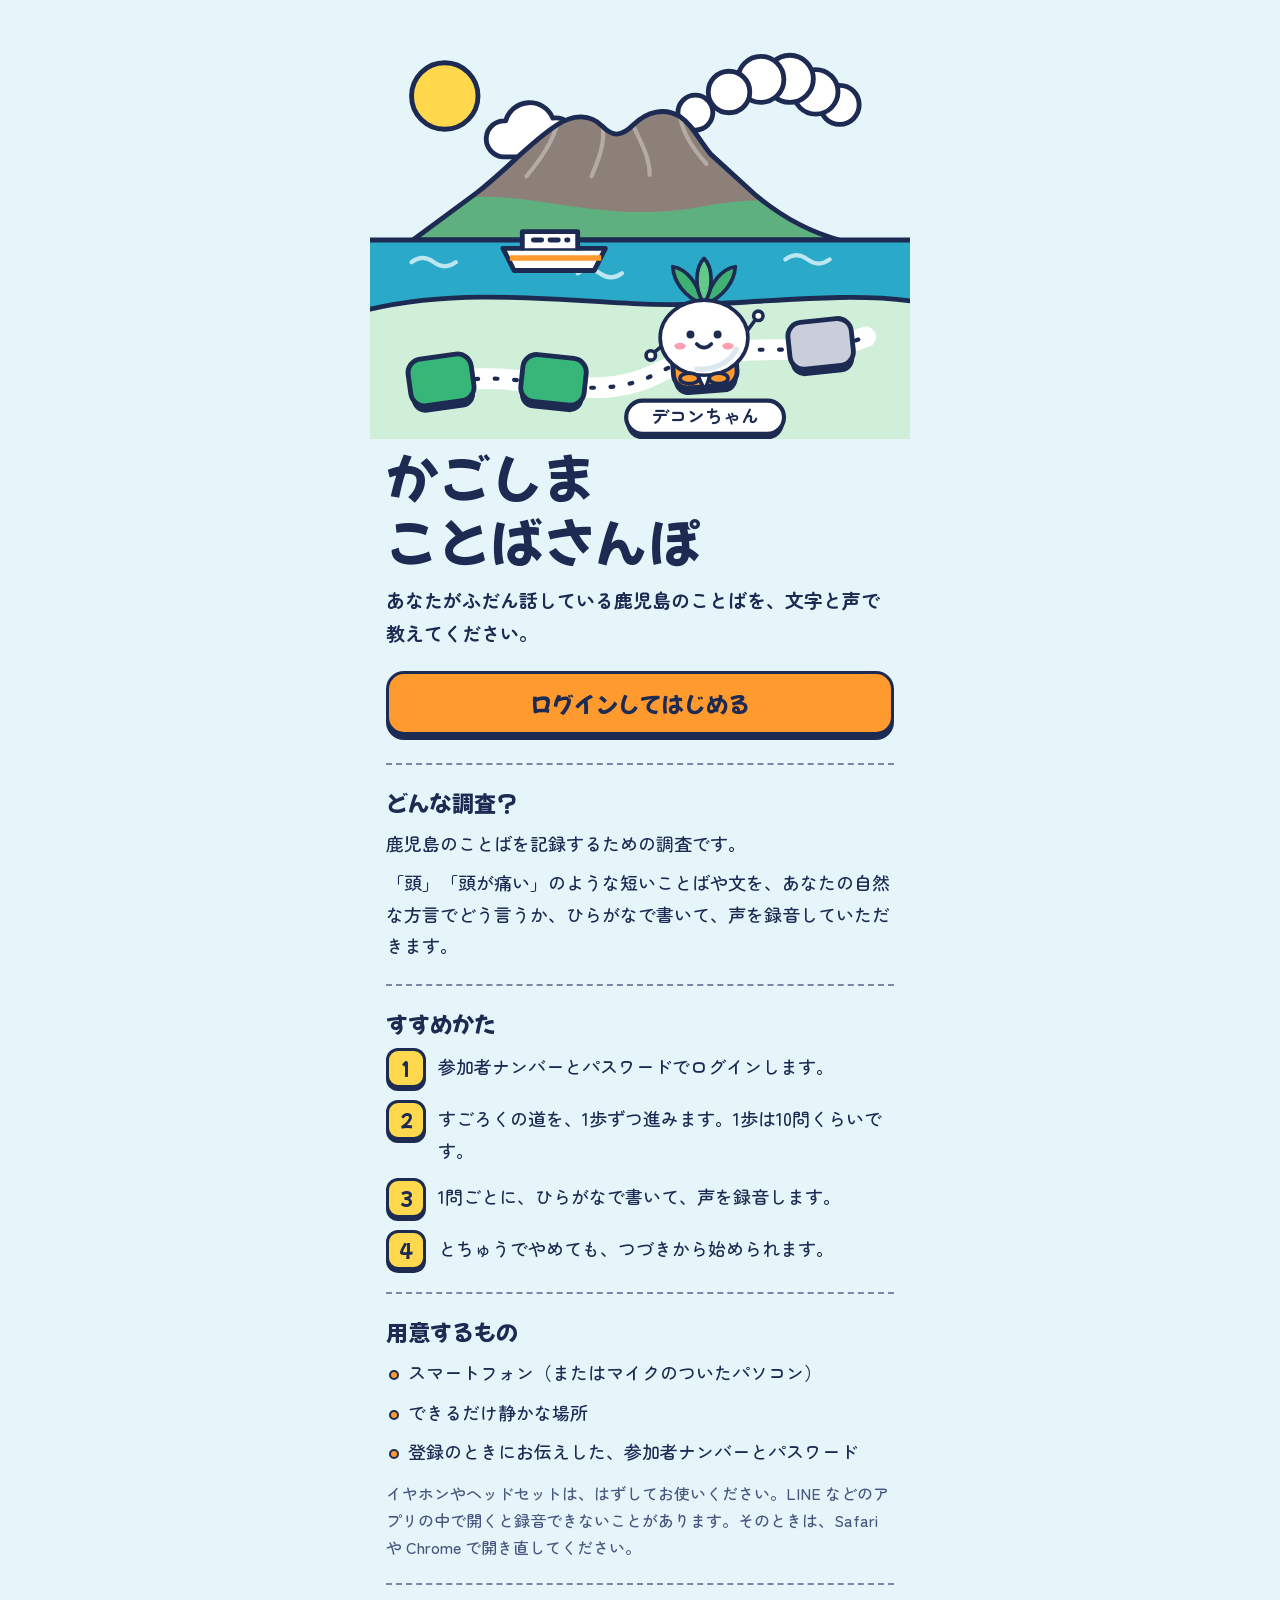
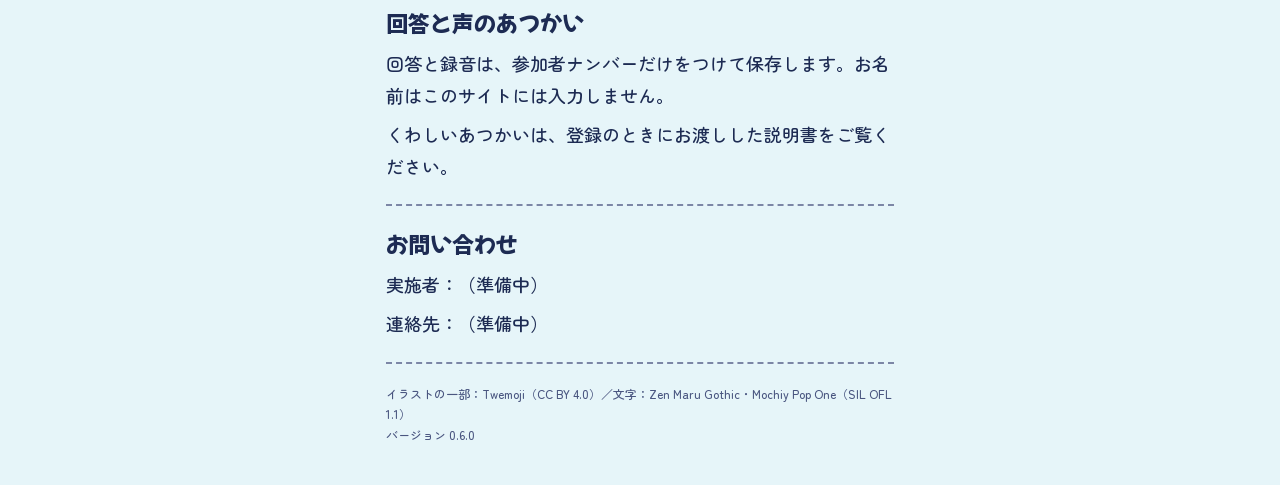
<file: index.html>
<!doctype html>
<html lang="ja">
<head>
<meta charset="utf-8">
<meta name="viewport" content="width=device-width, initial-scale=1, viewport-fit=cover">
<meta name="color-scheme" content="light">
<meta name="theme-color" content="#E6F5F9">
<meta name="robots" content="noindex">
<title>かごしま ことばさんぽ</title>
<link rel="icon" href="images/favicon.svg" type="image/svg+xml">
<link rel="stylesheet" href="css/fonts.css?v=11">
<link rel="stylesheet" href="css/styles.css?v=11">
</head>
<body>
<div id="app" class="app">
  <!-- 画面のプログラムが動くまで（または動かないとき）に見える案内 -->
  <div class="boot" id="boot">
    <p class="boot__title">かごしま ことばさんぽ</p>
    <p class="boot__msg" id="boot-msg">読みこんでいます…</p>
    <noscript>
      <p class="boot__msg">このページを使うには、ブラウザの JavaScript を「オン」にしてください。</p>
    </noscript>
  </div>
</div>
<div id="layer" class="layer"></div>

<script>
  // 数秒たっても画面が出ないときの案内（古いブラウザなど）
  window.setTimeout(function () {
    var el = document.getElementById('boot-msg');
    if (el) el.textContent = '画面を表示できませんでした。ブラウザを新しくするか、別のブラウザ（Chrome や Safari）でお試しください。';
  }, 8000);
</script>
<script src="config.js?v=11"></script>
<script src="js/util.js?v=11"></script>
<script src="js/mascots.js?v=11"></script>
<script src="js/art.js?v=11"></script>
<script src="js/demo-data.js?v=11"></script>
<script src="js/api.js?v=11"></script>
<script src="js/db.js?v=11"></script>
<script src="js/sync.js?v=11"></script>
<script src="js/recorder.js?v=11"></script>
<script src="js/screens.js?v=11"></script>
<script src="js/app.js?v=11"></script>
</body>
</html>
</file>
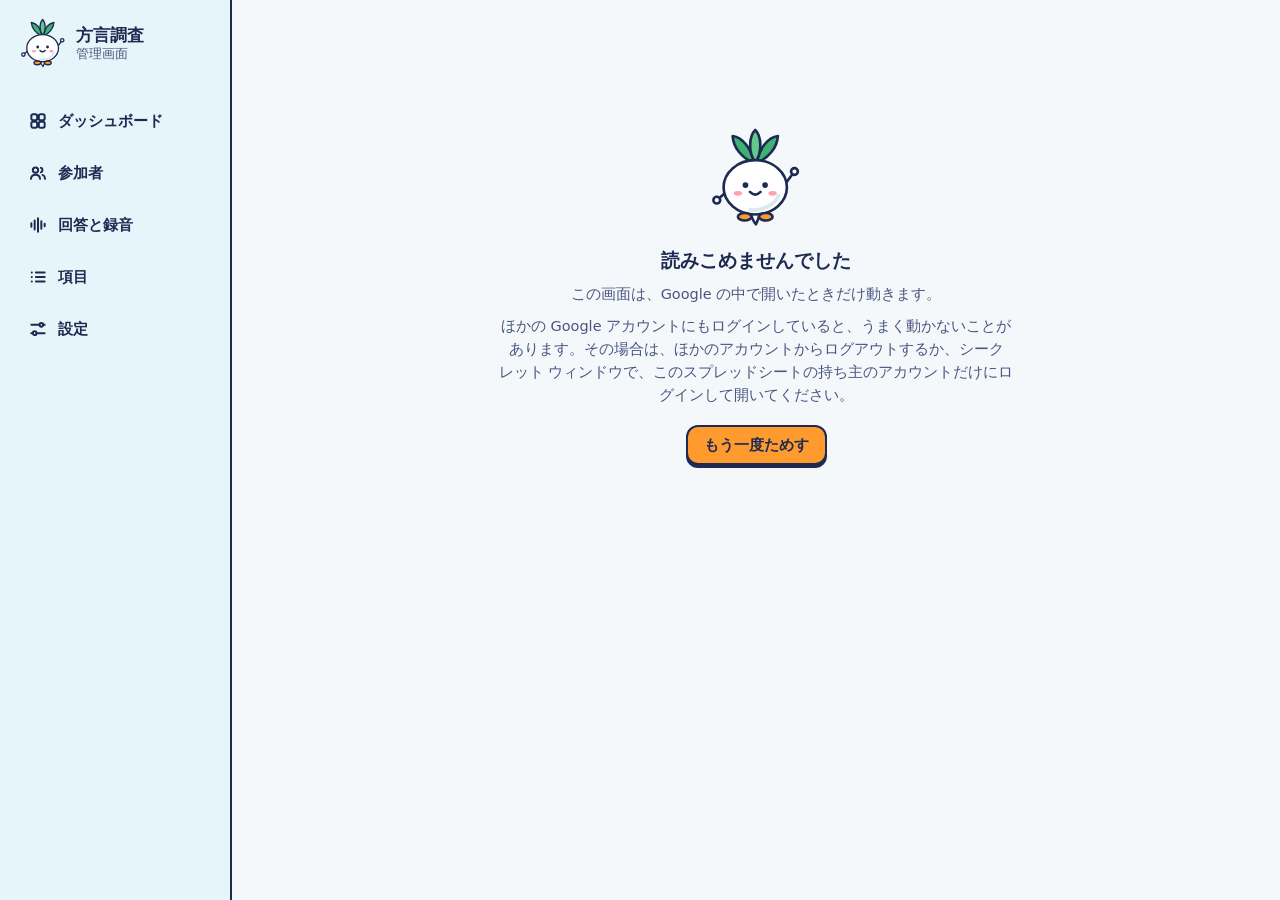
<file: gas/admin.html>
<!DOCTYPE html>
<html lang="ja">
<head>
<meta charset="utf-8">
<meta name="robots" content="noindex, nofollow">
<base target="_blank">
<title>方言調査 管理画面</title>
<style>
/* 方言調査 管理画面 — 見た目
 *
 * 参加者のサイト（かごしま ことばさんぽ）と同じ色・同じ決まりで作る：
 *   押せるもの（ボタン・えらんだメニュー）は「藍色の太い線＋下の影」、読むだけの面は「細い線」。
 * 進み具合は、すごろくのマスをならべた形で見せる。
 */
:root {
  color-scheme: light;
  --ink: #1D2B53;
  --ink-2: #4A5680;
  --ink-3: #5C6789;
  --sky: #E6F5F9;
  --plane: #F4F8FB;
  --card: #FFFFFF;
  --line: #D5DEEA;
  --line-2: #E8EDF4;
  --link: #0E5A75;
  --bay-pale: #D3EEF5;
  --mikan: #FF9A2E;
  --leaf: #37B679;
  --leaf-pale: #DCF5E7;
  --sun: #FFD84D;
  --sun-pale: #FFF3BF;
  --rec: #D13B40;
  --rec-deep: #B4232A;
  --rec-pale: #FFE4E5;
  --ash: #C9CEDA;
  --ash-pale: #EEF1F6;
  /* グラフの色。色覚のちがいがあっても、どの2色がとなり合っても見分けられる組み合わせを、道具で確かめたもの */
  --series-1: #1284B0;
  --series-2: #EB6834;
  --series-3: #1BAF7A;
  --series-4: #6250D6;
  --grid: #E3EAF2;
  --axis: #BCC8D8;
  --drop: 0 3px 0 var(--ink);
  --font: "Hiragino Sans", "Hiragino Kaku Gothic ProN", "Yu Gothic UI", "Meiryo", "Noto Sans JP", system-ui, -apple-system, "Segoe UI", sans-serif;
}
*, *::before, *::after { box-sizing: border-box; }
/* scroll-padding：Tab キーで下のほうの入力欄へ移ったとき、画面の下にとどまる「保存」の帯のうしろに、かくれないようにする */
html { -webkit-text-size-adjust: 100%; text-size-adjust: 100%; scroll-padding-bottom: 116px; }
body {
  margin: 0; background: var(--plane); color: var(--ink);
  font-family: var(--font); font-size: 15px; line-height: 1.6; -webkit-font-smoothing: antialiased;
  overflow-wrap: anywhere; line-break: strict;
}
h1, h2, h3, p, ul, ol, dl, dd, figure { margin: 0; }
ul, ol { padding: 0; list-style: none; }
button, input, select, textarea { font: inherit; color: inherit; }
button { cursor: pointer; }
button:disabled { cursor: default; }
a { color: var(--link); }
:focus-visible { outline: 3px solid #2AA9C9; outline-offset: 2px; }
.icon { display: block; width: 20px; height: 20px; }
.sr { position: absolute; width: 1px; height: 1px; margin: -1px; padding: 0; border: 0; overflow: hidden; clip: rect(0 0 0 0); clip-path: inset(50%); white-space: nowrap; }
.num { font-variant-numeric: tabular-nums; }
.muted { color: var(--ink-2); }
.nowrap { white-space: nowrap; }

/* ---------- 骨組み ---------- */
.app { display: grid; grid-template-columns: 232px minmax(0, 1fr); min-height: 100vh; min-height: 100dvh; }
.side {
  position: sticky; top: 0; align-self: start; height: 100vh; height: 100dvh; overflow-y: auto;
  display: flex; flex-direction: column; padding: 18px 14px 14px;
  background: var(--sky); border-right: 2px solid var(--ink);
}
.brand { display: flex; align-items: center; padding: 0 6px 14px; }
.brand__mark { width: 46px; flex: none; margin-right: 10px; }
.brand__mark svg { display: block; width: 100%; height: auto; }
.brand__name { font-weight: 700; font-size: 17px; line-height: 1.3; }
.brand__sub { display: block; font-size: 12.5px; font-weight: 500; color: var(--ink-2); }
.side__site { margin: 0 2px 16px; }
.side__site .btn { width: 100%; }
.nav { display: grid; gap: 6px; }
.nav__item {
  display: flex; align-items: center; width: 100%; padding: 9px 12px;
  border: 2px solid transparent; border-radius: 12px; background: transparent;
  text-align: left; font-weight: 700; font-size: 15px; color: var(--ink);
}
.nav__item:hover:not(:disabled) { background: rgba(255, 255, 255, .65); }
.nav__item[aria-current="page"] { background: #fff; border-color: var(--ink); box-shadow: var(--drop); }
.nav__item:disabled, .tabs__item:disabled { opacity: .45; }
.nav__icon { flex: none; margin-right: 10px; }
.side__foot { margin-top: auto; padding-top: 18px; display: grid; gap: 2px; font-size: 13.5px; }
.side__link { display: flex; align-items: center; padding: 6px 8px; border-radius: 8px; color: var(--ink); text-decoration: none; font-weight: 500; white-space: nowrap; }
.side__link:hover { background: rgba(255, 255, 255, .65); }
.side__link .icon { width: 18px; height: 18px; margin-right: 8px; flex: none; }
.side__ver { padding: 8px 8px 0; color: var(--ink-2); font-size: 12px; }
.main { min-width: 0; padding: 26px 30px 64px; }
.main__inner { max-width: 1180px; margin: 0 auto; }
.is-loading .main__inner { opacity: .62; transition: opacity 200ms ease; }
.tabs { display: none; }
.app[data-mode="dialog"] { grid-template-columns: 212px minmax(0, 1fr); }
.app[data-mode="dialog"] .main { padding: 18px 20px 40px; }
.app[data-mode="dialog"] .side { padding-left: 12px; padding-right: 12px; }
.app[data-mode="dialog"] .side__foot { font-size: 13px; }

/* ---------- ボタン ---------- */
.btn {
  display: inline-flex; align-items: center; justify-content: center;
  min-height: 40px; padding: 6px 16px;
  border: 2px solid var(--ink); border-radius: 12px; background: #fff; color: var(--ink);
  box-shadow: var(--drop); font-weight: 700; font-size: 14.5px; line-height: 1.3; text-decoration: none; white-space: nowrap;
  transition: transform 70ms ease, box-shadow 70ms ease;
}
.btn:active:not(:disabled) { transform: translateY(3px); box-shadow: 0 0 0 var(--ink); }
.btn--primary { background: var(--mikan); }
.btn--danger { background: var(--rec-pale); }
.btn--small { min-height: 32px; padding: 3px 11px; font-size: 13px; border-radius: 10px; box-shadow: 0 2px 0 var(--ink); }
.btn--small:active:not(:disabled) { transform: translateY(2px); }
.btn:disabled { background: var(--ash-pale); color: var(--ink-3); border-color: var(--ash); box-shadow: 0 3px 0 var(--ash); }
.btn--small:disabled { box-shadow: 0 2px 0 var(--ash); }
.btn .icon { width: 18px; height: 18px; margin-right: 6px; }
.btn--small .icon { width: 15px; height: 15px; margin-right: 5px; }
.textbtn {
  display: inline-flex; align-items: center; padding: 2px 6px; margin: 0 -6px; border: 0; border-radius: 6px; background: none;
  color: var(--link); font-weight: 700; font-size: 13.5px; text-decoration: underline; text-underline-offset: 3px; white-space: nowrap;
}
.textbtn:hover:not(:disabled) { background: var(--bay-pale); }
.textbtn:disabled { color: var(--ink-3); text-decoration: none; }
.textbtn .icon { width: 15px; height: 15px; margin-right: 4px; }
.spin { animation: spin 900ms linear infinite; }
@keyframes spin { to { transform: rotate(360deg); } }

/* ---------- 見出し・カード ---------- */
.head { display: flex; align-items: flex-end; justify-content: space-between; flex-wrap: wrap; gap: 10px 16px; margin-bottom: 18px; }
.head__title { font-size: 26px; line-height: 1.3; font-weight: 700; letter-spacing: .01em; outline: none; }
.head__sub { margin-top: 2px; color: var(--ink-2); font-size: 14px; }
.head__tools { display: flex; align-items: center; gap: 10px; }
.head__time { color: var(--ink-2); font-size: 13px; }
.stack > * + * { margin-top: 16px; }
.grid { display: grid; gap: 16px; }
.grid--tiles { grid-template-columns: repeat(4, minmax(0, 1fr)); }
.grid--2-1 { grid-template-columns: minmax(0, 2fr) minmax(0, 1fr); }
.grid--1-1 { grid-template-columns: repeat(2, minmax(0, 1fr)); }
.card { background: var(--card); border: 1.5px solid var(--line); border-radius: 18px; padding: 18px 20px; min-width: 0; }
.card__head { display: flex; align-items: center; justify-content: space-between; flex-wrap: wrap; gap: 8px 12px; margin-bottom: 12px; }
.card__title { font-size: 16px; font-weight: 700; }
.card__tools { display: flex; align-items: center; flex-wrap: wrap; justify-content: flex-end; gap: 10px; }
.card__note { margin-top: 12px; color: var(--ink-2); font-size: 13px; }
.empty { padding: 22px 8px; text-align: center; color: var(--ink-2); font-size: 14px; }

/* ---------- 数字のカード ---------- */
.tile { background: #fff; border: 1.5px solid var(--line); border-radius: 18px; padding: 15px 18px 14px; min-width: 0; }
.tile__label { color: var(--ink-2); font-size: 13.5px; font-weight: 700; }
.tile__value { display: flex; align-items: baseline; margin-top: 1px; font-size: 32px; line-height: 1.3; font-weight: 700; letter-spacing: .01em; }
.tile__unit { font-size: 16px; margin-left: 3px; }
.tile__value--state { align-items: center; font-size: 26px; line-height: 1.6; }
.tile__sub { margin-top: 1px; color: var(--ink-2); font-size: 13px; }
.dot { flex: none; width: 14px; height: 14px; margin-right: 9px; border-radius: 50%; border: 2px solid var(--ink); background: var(--leaf); }
.dot--stop { background: var(--rec); border-radius: 3px; }

/* ---------- 知らせ ---------- */
.notice { display: flex; align-items: flex-start; padding: 12px 14px; border: 1.5px solid #B9DCE8; border-radius: 14px; background: var(--sky); font-size: 14px; }
.notice .icon { flex: none; margin: 1px 10px 0 0; }
.notice--bad { background: var(--rec-pale); border: 2px solid var(--rec-deep); }
.notice--new { background: var(--leaf-pale); border-color: #9AD8B7; align-items: center; margin-bottom: 14px; }
.notice--new .icon { margin-top: 0; }
.notice__grow { flex: 1 1 auto; min-width: 0; }
.notice .btn { flex: none; margin-left: 12px; }
.flags { display: flex; flex-wrap: wrap; gap: 10px; }
.flag {
  display: inline-flex; align-items: center; padding: 5px 13px 5px 10px;
  border: 2px solid var(--ink); border-radius: 999px; background: var(--sun-pale); box-shadow: 0 2px 0 var(--ink);
  font-weight: 700; font-size: 13.5px;
}
.flag:active { transform: translateY(2px); box-shadow: none; }
.flag .icon { width: 17px; height: 17px; margin-right: 6px; }

/* ---------- 小さな札 ---------- */
.pid {
  display: inline-block; flex: none; padding: 0 8px; border: 1.5px solid var(--ink); border-radius: 8px; background: var(--sky);
  font-weight: 700; font-size: 13px; line-height: 21px; letter-spacing: .03em; font-variant-numeric: tabular-nums; white-space: nowrap;
  max-width: 13em; overflow: hidden; text-overflow: ellipsis; vertical-align: middle;
}
button.pid:hover { background: #fff; }
.chip {
  display: inline-flex; align-items: center; flex: none; padding: 0 9px; border: 1.5px solid var(--ink-2); border-radius: 999px; background: #fff;
  font-size: 12.5px; font-weight: 700; line-height: 21px; white-space: nowrap;
}
.chip .icon { width: 13px; height: 13px; margin-right: 4px; }
.chip--ok { background: var(--leaf-pale); border-color: var(--ink); }
.chip--warn { background: var(--sun-pale); border-color: var(--ink); }
.chip--stop { background: var(--rec-pale); border-color: var(--rec-deep); }
.chip--mute { background: var(--ash-pale); border-color: var(--ash); color: var(--ink-2); }

/* ---------- すごろくのマス（進み具合） ---------- */
.strip { display: inline-flex; flex: none; flex-wrap: wrap; gap: 3px; vertical-align: middle; }
.strip__cell { position: relative; flex: none; width: 17px; height: 17px; border-radius: 5px; background: var(--ash-pale); border: 1.5px solid var(--ash); overflow: hidden; }
.strip__cell[data-state="done"] { background: var(--leaf); border-color: var(--ink); }
.strip__cell[data-state="part"] { background: #fff; border-color: var(--ink-2); }
.strip__cell[data-state="part"]::after { content: ''; position: absolute; left: 0; right: 0; bottom: 0; height: var(--part, 50%); background: var(--leaf); opacity: .6; }
.progress { display: flex; align-items: center; flex-wrap: wrap; gap: 4px 10px; }
.table .progress { flex-wrap: nowrap; }
.progress__count { font-size: 13px; color: var(--ink-2); font-variant-numeric: tabular-nums; white-space: nowrap; }

/* ---------- グラフ ---------- */
.seg { display: inline-flex; padding: 3px; border-radius: 10px; background: var(--ash-pale); }
.seg__btn { border: 0; background: transparent; padding: 3px 12px; border-radius: 8px; font-size: 13px; font-weight: 700; color: var(--ink-2); }
.seg__btn[aria-pressed="true"] { background: #fff; color: var(--ink); box-shadow: 0 0 0 1.5px var(--ink); }
.card--chart { display: flex; flex-direction: column; }
#chart-plot { flex: 1 1 auto; min-height: 224px; }
.chart { position: relative; outline: none; border-radius: 8px; }
.chart:focus-visible { box-shadow: 0 0 0 3px #2AA9C9; }
.chart svg { display: block; }
.chart text { font-family: var(--font); font-size: 11.5px; fill: var(--ink-3); font-variant-numeric: tabular-nums; }
.chart text.chart__none { font-size: 13.5px; fill: var(--ink-2); }
.chart__bar { fill: var(--series-1); }
.chart__bar[data-on="true"] { fill: #0C6A90; }
.chart__tip {
  position: absolute; z-index: 2; pointer-events: none; transform: translate(-50%, -100%);
  padding: 5px 10px 6px; border-radius: 10px; background: var(--ink); color: #fff; font-size: 12px; line-height: 1.45; white-space: nowrap; text-align: center;
}
.chart__tip strong { display: block; font-size: 15px; }
.chart__table { max-height: 232px; overflow-y: auto; }
.steps { display: grid; grid-template-columns: minmax(0, 1fr); gap: 11px; max-height: 452px; overflow-y: auto; }
.steprow__label { display: flex; justify-content: space-between; align-items: baseline; margin-bottom: 4px; font-size: 13.5px; }
.steprow__name { font-weight: 700; min-width: 0; overflow: hidden; text-overflow: ellipsis; white-space: nowrap; margin-right: 8px; }
.steprow__val { flex: none; color: var(--ink-2); font-variant-numeric: tabular-nums; }
.meter { height: 12px; border-radius: 6px; background: var(--bay-pale); overflow: hidden; }
.meter__fill { height: 100%; min-width: 0; background: var(--series-1); border-radius: 0 6px 6px 0; }

/* ---------- 一覧 ---------- */
.list__row { padding: 11px 0; border-top: 1.5px solid var(--line-2); }
.list__row:first-child { border-top: 0; padding-top: 2px; }
.list__row:last-child { padding-bottom: 2px; }
.list__top { display: flex; align-items: center; gap: 8px; }
.list__grow { flex: 1 1 auto; min-width: 0; overflow: hidden; text-overflow: ellipsis; white-space: nowrap; color: var(--ink-2); font-size: 13.5px; }
.list__time { flex: none; color: var(--ink-2); font-size: 12.5px; white-space: nowrap; }
.list__main { display: flex; align-items: center; flex-wrap: wrap; gap: 6px 10px; margin-top: 5px; }
.answer { font-weight: 700; font-size: 15.5px; }
.answer__sub { display: block; margin-top: 2px; color: var(--ink-2); font-size: 13px; font-weight: 500; }
.audio { display: inline-flex; align-items: center; flex-wrap: wrap; gap: 6px; }
.playbtn {
  display: inline-flex; align-items: center; min-height: 30px; padding: 2px 11px 2px 8px;
  border: 2px solid var(--ink); border-radius: 999px; background: #fff; box-shadow: 0 2px 0 var(--ink);
  font-size: 13px; font-weight: 700; white-space: nowrap; font-variant-numeric: tabular-nums;
}
.playbtn:active { transform: translateY(2px); box-shadow: none; }
.playbtn .icon { width: 15px; height: 15px; margin-right: 5px; }
.playbtn[data-state="playing"] { background: var(--mikan); }
.playbtn[data-state="loading"] { color: var(--ink-2); }

/* ---------- 表 ----------
 * 表の中に、もうひとつ小さな表（文節ごとの回答）が入ることがあるので、決まりは「すぐ下の子」だけに当てる。 */
.tablewrap { position: relative; overflow-x: auto; margin: 0 -20px; padding: 0 20px; }
.table { width: 100%; border-collapse: collapse; font-size: 14px; }
.table > thead > tr > th { text-align: left; vertical-align: middle; font-size: 12.5px; color: var(--ink-2); font-weight: 700; padding: 6px 10px 8px; border-bottom: 1.5px solid var(--line); white-space: nowrap; }
.table > tbody > tr > td { padding: 11px 10px; border-bottom: 1.5px solid var(--line-2); vertical-align: top; }
.table > tbody > tr:last-child > td { border-bottom: 0; }
.table > thead > tr > th:first-child, .table > tbody > tr > td:first-child { padding-left: 0; }
.table > thead > tr > th:last-child, .table > tbody > tr > td:last-child { padding-right: 0; }
.table > thead > tr > .right, .table > tbody > tr > .right { text-align: right; }
.table > tbody > tr[data-off="true"] > td { background: #FAFBFD; }
.cell-q { min-width: 180px; max-width: 320px; }
.cell-q__id, .subline { display: block; margin-top: 2px; color: var(--ink-3); font-size: 12.5px; }
.cell-a { min-width: 160px; max-width: 340px; }
.table > tbody > tr.detail > td { background: #FAFCFE; padding: 14px 16px 16px; }
.detail__box > * + * { margin-top: 14px; }
.kv { display: grid; grid-template-columns: max-content minmax(0, 1fr) max-content minmax(0, 1fr); gap: 4px 14px; font-size: 13.5px; }
.kv dt { color: var(--ink-2); }
.kv dd { margin-right: 14px; }
.kv__parts { display: flex; flex-wrap: wrap; gap: 0 14px; }
.segs__wrap { overflow-x: auto; }
.segs { border-collapse: collapse; font-size: 14px; background: #fff; }
.segs th, .segs td { border: 1.5px solid var(--line); padding: 5px 12px; text-align: center; white-space: nowrap; }
.segs th { background: var(--ash-pale); font-weight: 500; color: var(--ink-2); font-size: 13px; }
.segs td { font-weight: 700; }
.detail__links { display: flex; flex-wrap: wrap; gap: 8px 18px; }
.pager { display: flex; align-items: center; justify-content: space-between; flex-wrap: wrap; gap: 10px; margin-top: 14px; padding-top: 14px; border-top: 1.5px solid var(--line-2); font-size: 13.5px; color: var(--ink-2); }
.pager__btns { display: flex; gap: 10px; }
.table--items { table-layout: fixed; }
.table--items .col-n { width: 96px; }
.table--items .col-bar { width: 30%; }
.table--items .col-go { width: 96px; }
.table--items .cell-q { max-width: none; }
.stackbar { display: flex; height: 12px; min-width: 120px; }
.stackbar__seg { height: 100%; margin-right: 2px; }
.stackbar__seg:first-child { border-radius: 4px 0 0 4px; }
.stackbar__seg:last-child { margin-right: 0; border-radius: 0 4px 4px 0; }
.stackbar__seg:only-child { border-radius: 4px; }
.stackbar--none { background: var(--ash-pale); border-radius: 4px; }
.legend { display: flex; flex-wrap: wrap; gap: 4px 16px; font-size: 13px; color: var(--ink-2); }
.legend__item { display: inline-flex; align-items: center; }
.legend__key { width: 12px; height: 12px; border-radius: 3px; margin-right: 6px; }
.breakdown { margin-top: 4px; font-size: 12.5px; color: var(--ink-2); }
.stephead { display: flex; align-items: baseline; flex-wrap: wrap; gap: 4px 12px; margin: 22px 0 6px; }
.stephead:first-child { margin-top: 0; }
.stephead__title { font-size: 15px; font-weight: 700; }

/* 表が横に入りきらないとき・スマートフォンでは、1行を1枚のカードの形にする（JavaScript が is-stacked を付ける） */
.table--stack.is-stacked > thead { display: none; }
.pickall.pickall--stack { display: none; }
.has-stacked > .pickall.pickall--stack { display: flex; padding: 2px 0 12px; border-bottom: 1.5px solid var(--line-2); font-size: 13.5px; font-weight: 700; }
.table--stack.is-stacked, .table--stack.is-stacked > tbody, .table--stack.is-stacked > tbody > tr, .table--stack.is-stacked > tbody > tr > td { display: block; }
.table--stack.is-stacked { table-layout: auto; }
.table--stack.is-stacked > tbody > tr { padding: 12px 0; border-bottom: 1.5px solid var(--line-2); }
.table--stack.is-stacked > tbody > tr:last-child { border-bottom: 0; }
.table--stack.is-stacked > tbody > tr > td { padding: 3px 0; border: 0; max-width: none; min-width: 0; width: auto; }
.table--stack.is-stacked > tbody > tr > td:empty { display: none; }
.table--stack.is-stacked > tbody > tr > td[data-label] { display: grid; grid-template-columns: 92px minmax(0, 1fr); gap: 8px; align-items: start; justify-items: start; }
.table--stack.is-stacked > tbody > tr > td[data-label]::before { content: attr(data-label); color: var(--ink-2); font-size: 12.5px; padding-top: 2px; }
.table--stack.is-stacked > tbody > tr > td[data-label] > .grow { justify-self: stretch; }
.table--stack.is-stacked > tbody > tr > td.right { text-align: left; }
.table--stack.is-stacked > tbody > tr.detail { border-bottom: 1.5px solid var(--line-2); padding: 0 0 12px; }
.table--stack.is-stacked > tbody > tr.detail > td { padding: 12px; border-radius: 12px; }
.table--stack.is-stacked .rowactions { justify-content: flex-start; }
.table--stack.is-stacked .progress { flex-wrap: wrap; }
/* 参加者の表：あまった幅は、メモの列に回す（メモを読みやすく、書きやすくする） */
.table--people:not(.is-stacked) > tbody > tr > td.c-memo { width: 36%; }
/* 回答：1件を、ひとまとまりの小さなカードにする */
.table--answers.is-stacked > tbody > tr.arow { display: flex; flex-wrap: wrap; align-items: center; gap: 4px 10px; }
.table--answers.is-stacked .c-pid { order: 1; align-self: flex-start; }
.table--answers.is-stacked .c-q { order: 2; flex: 1 1 0; align-self: flex-start; color: var(--ink-2); font-size: 13.5px; }
.table--answers.is-stacked .c-time { order: 3; align-self: flex-start; color: var(--ink-2); font-size: 12.5px; }
.table--answers.is-stacked .c-a { order: 4; flex: 0 0 100%; }
.table--answers.is-stacked .c-audio { order: 5; }
.table--answers.is-stacked .c-snr { order: 6; font-size: 13px; }
.table--answers.is-stacked .c-snr::before { content: '声と雑音の差 '; color: var(--ink-2); font-size: 12.5px; }
.table--answers.is-stacked .c-audio--none, .table--answers.is-stacked .c-snr--none { display: none; }
.table--answers.is-stacked .c-more { order: 7; margin-left: auto; }
/* 参加者 */
.table--people.is-stacked > tbody > tr { display: flex; flex-wrap: wrap; align-items: center; gap: 4px 12px; }
.table--people.is-stacked .c-id { order: 1; }
.table--people.is-stacked .c-last { order: 2; margin-left: auto; color: var(--ink-2); font-size: 12.5px; }
.table--people.is-stacked .c-last::before { content: '最後の回答 '; }
.table--people.is-stacked .c-last .subline { text-align: right; }
.table--people.is-stacked .c-prog { order: 3; flex: 0 0 100%; }
.table--people.is-stacked .c-pw { order: 4; flex: 0 0 100%; }
.table--people.is-stacked .c-memo { order: 6; flex: 0 0 100%; }
.table--people.is-stacked .c-act { order: 7; flex: 0 0 100%; }

/* ---------- 入力 ---------- */
.toolbar { display: flex; flex-wrap: wrap; align-items: center; gap: 10px; margin-bottom: 14px; }
.toolbar__grow { flex: 1 1 180px; min-width: 150px; }
.toolbar__end { margin-left: auto; display: flex; flex-wrap: wrap; align-items: center; gap: 10px; }
.input, .select, .textarea {
  width: 100%; min-height: 40px; padding: 6px 11px; border: 2px solid var(--ink); border-radius: 10px; background: #fff; font-size: 15px; line-height: 1.5;
}
.input:disabled, .textarea:disabled, .select:disabled { background: var(--ash-pale); border-color: var(--ash); color: var(--ink-3); }
.textarea { min-height: 84px; resize: vertical; line-height: 1.6; }
.select {
  -webkit-appearance: none; appearance: none; padding-right: 32px;
  background-image: url("data:image/svg+xml,%3Csvg xmlns='http://www.w3.org/2000/svg' viewBox='0 0 24 24' fill='none' stroke='%231D2B53' stroke-width='2.6' stroke-linecap='round' stroke-linejoin='round'%3E%3Cpath d='M6 9.500l6 6 6-6'/%3E%3C/svg%3E");
  background-repeat: no-repeat; background-position: right 9px center; background-size: 16px;
}
.toolbar .select { width: auto; max-width: 100%; }
.input--narrow { max-width: 120px; }
.field + .field { margin-top: 16px; }
.field__label { display: block; font-weight: 700; font-size: 14px; margin-bottom: 4px; }
.field__hint { margin-top: 4px; color: var(--ink-2); font-size: 13px; }
.check { display: inline-flex; align-items: center; font-size: 13.5px; font-weight: 700; cursor: pointer; }
.check input { flex: none; width: 18px; height: 18px; margin: 0 7px 0 0; accent-color: var(--ink); }
/* 保存の帯：画面の下にとどまる。帯の下や横から、うしろの文字がのぞかないように、地の色の帯を敷く */
.savebar { position: sticky; bottom: 0; z-index: 5; margin-top: 6px; padding: 10px 0 14px; background: linear-gradient(rgba(244, 248, 251, 0), var(--plane) 10px); }
.savebar__box { display: flex; align-items: center; flex-wrap: wrap; gap: 8px 14px; padding: 12px 16px; border: 2px solid var(--ink); border-radius: 14px; background: #fff; box-shadow: var(--drop); }
.stack > .savebar + * { margin-top: 2px; }
.savebar__msg { font-size: 13.5px; color: var(--ink-2); }
.savebar__msg--bad { color: var(--rec-deep); font-weight: 700; }
.openrow { display: flex; align-items: center; justify-content: space-between; flex-wrap: wrap; gap: 12px; }
.openrow__state { display: flex; align-items: center; font-size: 20px; font-weight: 700; }
.linkrow { display: flex; flex-wrap: wrap; gap: 10px; }
.memo { display: flex; align-items: flex-start; gap: 6px; min-width: 110px; }
.memo__text { flex: 1 1 auto; min-width: 0; font-size: 13.5px; }
.memo__edit { flex: none; border: 0; background: none; padding: 2px; border-radius: 6px; color: var(--ink-2); }
.memo__edit:hover { background: var(--bay-pale); color: var(--ink); }
.memo__edit .icon { width: 16px; height: 16px; }
.memo .input { min-height: 34px; padding: 3px 8px; font-size: 14px; }
.pw { font-variant-numeric: tabular-nums; letter-spacing: .08em; white-space: nowrap; }
.rowactions { display: flex; align-items: center; gap: 8px 12px; justify-content: flex-end; }
.idcell { display: flex; align-items: center; gap: 8px; }
.notes { margin-top: 6px; }
.pick { flex: none; width: 18px; height: 18px; margin: 0; accent-color: var(--ink); }
.pick--none { visibility: hidden; }
.pickall { display: flex; align-items: center; gap: 8px; }

/* ---------- 窓・知らせ・読みこみ ---------- */
.layer { position: fixed; top: 0; right: 0; bottom: 0; left: 0; z-index: 50; display: none; align-items: center; justify-content: center; padding: 16px; background: rgba(29, 43, 83, .45); }
.layer[data-open="true"] { display: flex; }
.dialog { width: 100%; max-width: 460px; max-height: calc(100vh - 32px); overflow: auto; background: #fff; border: 2px solid var(--ink); border-radius: 18px; padding: 20px; box-shadow: 0 6px 0 var(--ink); }
.dialog--wide { max-width: 560px; }
.dialog__title { font-size: 18px; font-weight: 700; line-height: 1.4; margin-bottom: 8px; outline: none; }
.dialog__body { font-size: 14.5px; }
.dialog__body p + p { margin-top: 8px; }
.dialog__error { margin-top: 10px; color: var(--rec-deep); font-weight: 700; font-size: 13.5px; }
.dialog__actions { display: flex; justify-content: flex-end; flex-wrap: wrap; gap: 10px; margin-top: 18px; }
.newlist { margin-top: 10px; border: 1.5px solid var(--line); border-radius: 12px; max-height: 240px; overflow: auto; }
.newlist table { width: 100%; border-collapse: collapse; font-size: 15px; }
.newlist th, .newlist td { padding: 7px 14px; text-align: left; border-bottom: 1.5px solid var(--line-2); }
.newlist tr:last-child td { border-bottom: 0; }
.newlist th { font-size: 12.5px; color: var(--ink-2); }
.newlist--tall { max-height: 320px; }
.newlist--tall td { font-size: 13.5px; vertical-align: top; }
/* 項目 */
.table--items .col-act { width: 170px; }
.cell-q__chips { display: block; margin-top: 4px; }
.hiddenbox { margin-top: 22px; padding-top: 14px; border-top: 1.5px solid var(--line); }
.hiddenbox__sum, .morebox__sum { cursor: pointer; font-weight: 700; font-size: 14.5px; color: var(--link); }
.hiddenbox__sum::marker, .morebox__sum::marker { color: var(--ink-2); }
.morebox { margin-top: 14px; }
.morebox > .field, .morebox > .newlist { margin-top: 10px; }
.notice--warn { background: var(--sun-pale); border-color: #E7C84A; }
.bullets { margin: 4px 0 0; padding-left: 18px; list-style: disc; }
.bullets li + li { margin-top: 2px; }
.form .notice { margin-bottom: 14px; }
.form__row { display: grid; grid-template-columns: minmax(0, 1fr) 150px; gap: 0 14px; }
.form__row > .field + .field { margin-top: 0; }
.form__row--3 { grid-template-columns: 110px 110px minmax(0, 1fr); }
.form__row + .field, .form__row + .kindbox, .field + .form__row, .kindbox + .form__row, .kindbox > .field, .kindbox + .kindbox { margin-top: 16px; }
.kindbox { min-width: 0; }
.dialog--wide { max-width: 640px; }
.textarea--mono { font-family: ui-monospace, "SFMono-Regular", Menlo, Consolas, monospace; font-size: 13px; line-height: 1.5; white-space: pre; overflow-x: auto; }
.modes { display: grid; gap: 10px; }
.mode { display: grid; grid-template-columns: 22px minmax(0, 1fr); gap: 0 10px; align-items: start; padding: 12px 14px; border: 2px solid var(--line); border-radius: 14px; cursor: pointer; }
.mode--on { border-color: var(--ink); background: var(--sky); box-shadow: var(--drop); }
.mode input { width: 18px; height: 18px; margin: 3px 0 0; accent-color: var(--ink); grid-row: 1 / 3; }
.mode__name { font-weight: 700; font-size: 15px; }
.mode__hint { color: var(--ink-2); font-size: 13px; }
.plan__tiles .tile__value { font-size: 26px; }
.lookpicks { display: grid; grid-template-columns: repeat(auto-fill, minmax(118px, 1fr)); gap: 10px; }
.lookpick { display: grid; justify-items: center; align-content: start; gap: 4px; width: auto; height: auto; margin: 0; padding: 10px 8px 8px; border: 2px solid var(--line); border-radius: 14px; background: #fff; color: var(--ink); font: inherit; cursor: pointer; text-align: center; }
.lookpick:hover { border-color: var(--ink-2); }
.lookpick--on { border-color: var(--ink); background: var(--sky); box-shadow: var(--drop); }
.lookpick:focus-visible { outline: 3px solid #2AA9C9; outline-offset: 2px; }
.lookpick:disabled { cursor: default; opacity: 0.7; }
.lookpick__art { width: 72px; } .lookpick__art svg { display: block; width: 100%; height: auto; overflow: visible; }
.lookpick__name { font-weight: 700; font-size: 13px; line-height: 1.3; }
.lookpick__hint { color: var(--ink-2); font-size: 12px; line-height: 1.3; }
.lookpreview { display: grid; grid-template-columns: 96px minmax(0, 1fr); gap: 16px; align-items: start; margin: 16px 0; }
.card__note + .field { margin-top: 12px; }
.lookpreview__art svg { display: block; width: 100%; height: auto; overflow: visible; }
@media screen and (max-width: 520px) { .lookpreview { grid-template-columns: 72px minmax(0, 1fr); } }
@media screen and (max-width: 860px) {
  .form__row, .form__row--3 { grid-template-columns: minmax(0, 1fr); }
  .form__row > .field + .field { margin-top: 16px; }
  .table--items .col-act { width: auto; }
  .card__tools { justify-content: flex-start; }
  .card__tools .btn { flex: 1 1 auto; }
}
.toast { position: fixed; left: 50%; bottom: 26px; z-index: 60; transform: translateX(-50%); width: max-content; max-width: calc(100vw - 32px); padding: 9px 16px; border-radius: 12px; background: var(--ink); color: #fff; font-weight: 700; font-size: 14px; }
body[data-screen="settings"] .toast { bottom: 108px; }
.screen { display: grid; justify-items: center; align-content: center; min-height: 60vh; padding: 24px; text-align: center; }
.screen__mark { width: 92px; margin-bottom: 12px; }
.screen__title { font-size: 19px; font-weight: 700; margin-bottom: 8px; outline: none; }
.screen__text { max-width: 520px; color: var(--ink-2); font-size: 14.5px; }
.screen__text + .screen__text { margin-top: 8px; }
.screen .btn { margin-top: 18px; }
.screen__detail { margin-top: 14px; max-width: 520px; font-size: 12px; color: var(--ink-3); word-break: break-all; }
.rescue { width: 100%; max-width: 560px; margin-top: 22px; text-align: left; }
.rescue .field__label { margin-top: 12px; }

/* ---------- 参加者カード（印刷） ----------
 * A4 の紙1枚に、たて3段×よこ2列で6枚。 */
#print-root { display: none; }
body.printing { background: #fff; }
body.printing > .app, body.printing > .layer { display: none !important; }
body.printing > #print-root { display: block; padding: 18px; }
.print__bar { display: flex; align-items: center; flex-wrap: wrap; gap: 10px 14px; max-width: 190mm; margin: 0 auto 16px; padding: 12px 16px; border: 1.5px solid #B9DCE8; border-radius: 14px; background: var(--sky); }
.print__bar p { flex: 1 1 220px; font-size: 14px; }
.print__title { font-weight: 700; outline: none; }
.pcards { display: grid; grid-template-columns: repeat(2, minmax(0, 1fr)); grid-auto-rows: 84mm; gap: 5mm; max-width: 190mm; margin: 0 auto; }
.pcard { display: flex; flex-direction: column; break-inside: avoid; page-break-inside: avoid; overflow: hidden; padding: 6mm 6.5mm 5mm; border: 0.4mm dashed #8A93AD; border-radius: 3mm; color: #111; background: #fff; }
.pcard__title { font-size: 11pt; font-weight: 700; margin-bottom: 3mm; }
.pcard__top { display: flex; justify-content: space-between; align-items: flex-start; }
.pcard__kv { min-width: 0; }
.pcard__kv dt { font-size: 9pt; color: #444; line-height: 1.4; }
.pcard__kv dd { font-size: 21pt; font-weight: 700; letter-spacing: .1em; font-variant-numeric: tabular-nums; line-height: 1.25; margin-bottom: 2mm; }
.pcard__kv dd.is-long { font-size: 13pt; letter-spacing: .04em; }
.pcard__kv dd.is-xlong { font-size: 9pt; letter-spacing: 0; line-height: 1.35; word-break: break-all; }
.pcard__kv dd.is-none { font-size: 11pt; letter-spacing: 0; font-weight: 500; color: #444; }
.pcard__qr { flex: none; width: 30mm; height: 30mm; margin: -1mm -1.5mm 0 3mm; }
.pcard__qr svg { display: block; width: 100%; height: 100%; }
.pcard__site { margin-top: auto; font-size: 9.5pt; line-height: 1.45; word-break: normal; overflow-wrap: anywhere; }
.pcard__label { display: block; font-size: 8pt; color: #444; }
.pcard__hint { margin-top: 2mm; font-size: 7.5pt; color: #444; line-height: 1.5; }
@page { size: A4; margin: 10mm; }
@media print {
  html, body { background: #fff !important; }
  body.printing > #print-root { padding: 0; }
  .print__bar, .toast { display: none !important; }
  .pcards { grid-template-columns: repeat(2, minmax(0, 1fr)) !important; grid-auto-rows: 84mm !important; max-width: none; }
}

/* ---------- 中くらいの幅（タブレット・小さめの窓）：表が表の形のまま入りやすいように、すきまをつめる ---------- */
@media screen and (min-width: 861px) and (max-width: 1180px) {
  .app { grid-template-columns: 208px minmax(0, 1fr); }
  .side { padding-left: 10px; padding-right: 10px; }
  .main { padding: 20px 18px 56px; }
  .card { padding: 16px; }
  .tablewrap { margin: 0 -16px; padding: 0 16px; }
  .table > thead > tr > th, .table > tbody > tr > td { padding-left: 6px; padding-right: 6px; }
  .cell-q { min-width: 140px; }
  .cell-a { min-width: 120px; }
  .memo { min-width: 72px; }
  .table--people .c-last .subline { white-space: normal; }
}

/* ---------- せまい画面（スマートフォン） ---------- */
@media screen and (max-width: 860px) {
  .app, .app[data-mode="dialog"] { display: block; }
  .side { display: none; }
  .main, .app[data-mode="dialog"] .main { padding: 18px 16px 96px; }
  .tabs {
    position: fixed; left: 0; right: 0; bottom: 0; z-index: 20; display: grid; grid-template-columns: repeat(5, 1fr);
    background: #fff; border-top: 2px solid var(--ink); padding-bottom: env(safe-area-inset-bottom);
  }
  .tabs__item { display: grid; justify-items: center; gap: 1px; padding: 7px 2px 6px; border: 0; background: none; font-size: 11px; font-weight: 700; color: var(--ink-2); }
  .tabs__item[aria-current="page"] { color: var(--ink); background: var(--sky); }
  .tabs__item .icon { width: 22px; height: 22px; }
  .head__title { font-size: 22px; }
  .grid--tiles { grid-template-columns: repeat(2, minmax(0, 1fr)); gap: 12px; }
  .grid--2-1, .grid--1-1 { grid-template-columns: minmax(0, 1fr); }
  .card { padding: 16px; border-radius: 16px; }
  .tile { padding: 12px 14px; border-radius: 16px; }
  .tile__value { font-size: 26px; }
  .tile__value--state { font-size: 21px; }
  .tablewrap { margin: 0 -16px; padding: 0 16px; }
  .toast { bottom: 84px; }
  body[data-screen="settings"] .toast { bottom: 196px; }
  html { scroll-padding-bottom: 210px; }
  .toolbar__end { margin-left: 0; }
  .toolbar .select { flex: 1 1 140px; }
  .kv { grid-template-columns: max-content minmax(0, 1fr); }
  .kv dd { margin-right: 0; }
  .savebar { bottom: calc(56px + env(safe-area-inset-bottom)); }
  .notice--new { flex-wrap: wrap; }
  .notice--new .btn { margin: 8px 0 0 30px; }
  .pcards { grid-template-columns: minmax(0, 1fr); grid-auto-rows: auto; }
  .pcard { min-height: 70mm; }
  /* 指で押しやすい大きさにする。入力欄の文字は 16px 以上（iPhone が画面を勝手に拡大しないように） */
  .btn--small { min-height: 40px; padding: 6px 14px; font-size: 14px; }
  .textbtn { padding: 9px 8px; margin: -5px -8px; font-size: 14px; }
  .playbtn { min-height: 40px; padding: 4px 14px 4px 11px; font-size: 14px; }
  .seg__btn { padding: 9px 14px; font-size: 14px; }
  .flag { min-height: 40px; }
  .pick, .check input { width: 24px; height: 24px; }
  .memo__edit { padding: 12px; margin: -10px -8px -10px 0; }
  button.pid, button.chip { line-height: 30px; padding-left: 12px; padding-right: 12px; }
  .input, .select, .textarea, .memo .input { font-size: 16px; }
  .input, .select { min-height: 44px; }
  .memo .input { min-height: 40px; }
}
@media (prefers-reduced-motion: reduce) {
  *, *::before, *::after { animation: none !important; transition: none !important; }
}
</style>
</head>
<body>
<div id="app" class="app"></div>
<div id="layer" class="layer"></div>
<div id="print-root"></div>
<script>
/*
 * QRコードを作る（参加者カードに、サイトのアドレスを印刷するため）。
 * 外の部品は読みこまず、ここに書いてあるものだけで作る。
 * 8ビットの文字・誤り訂正レベル M・型番 1〜10（半角で 213 文字まで）に対応。
 */
var KSQR = (function () {
  'use strict';
  // 型番 1〜10、誤り訂正レベル M のときの決まった数（JIS X 0510 の表から）
  var ECC = [0, 10, 16, 26, 18, 24, 16, 18, 22, 22, 26];          // 1ブロックあたりの誤り訂正の語数
  var BLOCKS = [0, 1, 1, 1, 2, 2, 4, 4, 4, 5, 5];                  // ブロックの数
  var RAW = [0, 26, 44, 70, 100, 134, 172, 196, 242, 292, 346];    // 全体の語数
  var ALIGN = [null, [], [6, 18], [6, 22], [6, 26], [6, 30], [6, 34], [6, 22, 38], [6, 24, 42], [6, 26, 46], [6, 28, 50]];

  // 誤り訂正（リード・ソロモン符号）
  function mul(x, y) {
    var z = 0;
    for (var i = 7; i >= 0; i--) {
      z = (z << 1) ^ ((z >>> 7) * 0x11D);
      z ^= ((y >>> i) & 1) * x;
    }
    return z;
  }
  function divisor(degree) {
    var result = [], root = 1, i, j;
    for (i = 0; i < degree - 1; i++) result.push(0);
    result.push(1);
    for (i = 0; i < degree; i++) {
      for (j = 0; j < result.length; j++) {
        result[j] = mul(result[j], root);
        if (j + 1 < result.length) result[j] ^= result[j + 1];
      }
      root = mul(root, 2);
    }
    return result;
  }
  function remainder(data, div) {
    var result = [], i, k;
    for (i = 0; i < div.length; i++) result.push(0);
    for (k = 0; k < data.length; k++) {
      var factor = data[k] ^ result.shift();
      result.push(0);
      for (i = 0; i < div.length; i++) result[i] ^= mul(div[i], factor);
    }
    return result;
  }

  function utf8(text) {
    var s = unescape(encodeURIComponent(String(text))), out = [];
    for (var i = 0; i < s.length; i++) out.push(s.charCodeAt(i));
    return out;
  }
  function capacity(version) { return RAW[version] - ECC[version] * BLOCKS[version]; }
  function fits(count, version) { return 4 + (version < 10 ? 8 : 16) + count * 8 <= capacity(version) * 8; }

  // 文字を、データの語の列にする
  function dataCodewords(bytes, version) {
    var total = capacity(version) * 8, bits = [], i, j;
    function put(value, len) { for (var n = len - 1; n >= 0; n--) bits.push((value >>> n) & 1); }
    put(4, 4);                                                    // 8ビットの文字のしるし
    put(bytes.length, version < 10 ? 8 : 16);
    for (i = 0; i < bytes.length; i++) put(bytes[i], 8);
    put(0, Math.min(4, total - bits.length));                     // 終わりのしるし
    put(0, (8 - bits.length % 8) % 8);
    for (var pad = 0xEC; bits.length < total; pad ^= 0xEC ^ 0x11) put(pad, 8);
    var out = [];
    for (i = 0; i < bits.length; i += 8) {
      var b = 0;
      for (j = 0; j < 8; j++) b = (b << 1) | bits[i + j];
      out.push(b);
    }
    return out;
  }
  // ブロックに分けて誤り訂正の語を付け、決まった順にまぜる
  function interleave(data, version) {
    var numBlocks = BLOCKS[version], eccLen = ECC[version], raw = RAW[version];
    var numShort = numBlocks - raw % numBlocks, shortLen = Math.floor(raw / numBlocks);
    var blocks = [], div = divisor(eccLen), k = 0, i, j;
    for (i = 0; i < numBlocks; i++) {
      var dat = data.slice(k, k + shortLen - eccLen + (i < numShort ? 0 : 1));
      k += dat.length;
      var ecc = remainder(dat, div);
      if (i < numShort) dat.push(0);
      blocks.push(dat.concat(ecc));
    }
    var result = [];
    for (i = 0; i < blocks[0].length; i++) {
      for (j = 0; j < blocks.length; j++) {
        if (i !== shortLen - eccLen || j >= numShort) result.push(blocks[j][i]);
      }
    }
    return result;
  }

  var MASKS = [
    function (x, y) { return (x + y) % 2 === 0; },
    function (x, y) { return y % 2 === 0; },
    function (x, y) { return x % 3 === 0; },
    function (x, y) { return (x + y) % 3 === 0; },
    function (x, y) { return (Math.floor(x / 3) + Math.floor(y / 2)) % 2 === 0; },
    function (x, y) { return x * y % 2 + x * y % 3 === 0; },
    function (x, y) { return (x * y % 2 + x * y % 3) % 2 === 0; },
    function (x, y) { return ((x + y) % 2 + x * y % 3) % 2 === 0; }
  ];

  // 読みとりにくい模様（同じ色の続き・かたまり・目印に似た並び・白黒のかたより）ほど、点が高くなる
  function penalty(m) {
    var size = m.length, score = 0, dark = 0, x, y, run, line, col;
    function runs(cells) {
      var total = 0, len = 1;
      for (var i = 1; i <= cells.length; i++) {
        if (i < cells.length && cells[i] === cells[i - 1]) { len++; continue; }
        if (len >= 5) total += len - 2;
        len = 1;
      }
      return total;
    }
    function finderLike(cells) {
      var text = '', n = 0, at;
      for (var i = 0; i < cells.length; i++) text += cells[i] ? '1' : '0';
      for (at = text.indexOf('10111010000'); at >= 0; at = text.indexOf('10111010000', at + 1)) n++;
      for (at = text.indexOf('00001011101'); at >= 0; at = text.indexOf('00001011101', at + 1)) n++;
      return n * 40;
    }
    for (y = 0; y < size; y++) {
      line = m[y]; col = [];
      for (x = 0; x < size; x++) { col.push(m[x][y]); if (m[y][x]) dark++; }
      score += runs(line) + runs(col) + finderLike(line) + finderLike(col);
    }
    for (y = 0; y < size - 1; y++) {
      for (x = 0; x < size - 1; x++) {
        run = m[y][x];
        if (run === m[y][x + 1] && run === m[y + 1][x] && run === m[y + 1][x + 1]) score += 3;
      }
    }
    var total = size * size;
    score += (Math.ceil(Math.abs(dark * 20 - total * 10) / total) - 1) * 10;
    return score;
  }

  function build(version, codewords, forcedMask) {
    var size = version * 4 + 17, m = [], fn = [], x, y, i, j, dx, dy;
    for (y = 0; y < size; y++) {
      m.push([]); fn.push([]);
      for (x = 0; x < size; x++) { m[y].push(false); fn[y].push(false); }
    }
    function set(px, py, dark) { m[py][px] = !!dark; fn[py][px] = true; }
    function finder(cx, cy) {
      for (dy = -4; dy <= 4; dy++) {
        for (dx = -4; dx <= 4; dx++) {
          var dist = Math.max(Math.abs(dx), Math.abs(dy)), xx = cx + dx, yy = cy + dy;
          if (xx >= 0 && xx < size && yy >= 0 && yy < size) set(xx, yy, dist !== 2 && dist !== 4);
        }
      }
    }
    function drawFormat(mask) {
      var rem = mask, k;                                          // 誤り訂正レベル M のしるしは 00
      for (k = 0; k < 10; k++) rem = (rem << 1) ^ ((rem >>> 9) * 0x537);
      var bits = ((mask << 10) | rem) ^ 0x5412;
      function bit(n) { return ((bits >>> n) & 1) !== 0; }
      for (k = 0; k <= 5; k++) set(8, k, bit(k));
      set(8, 7, bit(6)); set(8, 8, bit(7)); set(7, 8, bit(8));
      for (k = 9; k < 15; k++) set(14 - k, 8, bit(k));
      for (k = 0; k < 8; k++) set(size - 1 - k, 8, bit(k));
      for (k = 8; k < 15; k++) set(8, size - 15 + k, bit(k));
      set(8, size - 8, true);
    }
    function applyMask(mask) {
      for (var yy = 0; yy < size; yy++) for (var xx = 0; xx < size; xx++) if (!fn[yy][xx] && MASKS[mask](xx, yy)) m[yy][xx] = !m[yy][xx];
    }

    // 決まった模様（位置を知るための目印など）
    for (i = 0; i < size; i++) { set(6, i, i % 2 === 0); set(i, 6, i % 2 === 0); }
    finder(3, 3); finder(size - 4, 3); finder(3, size - 4);
    var pos = ALIGN[version];
    for (i = 0; i < pos.length; i++) {
      for (j = 0; j < pos.length; j++) {
        if ((i === 0 && j === 0) || (i === 0 && j === pos.length - 1) || (i === pos.length - 1 && j === 0)) continue;
        for (dy = -2; dy <= 2; dy++) for (dx = -2; dx <= 2; dx++) set(pos[i] + dx, pos[j] + dy, Math.max(Math.abs(dx), Math.abs(dy)) !== 1);
      }
    }
    drawFormat(0);                                                // 場所をとっておく（あとで書き直す）
    if (version >= 7) {
      var rem = version;
      for (i = 0; i < 12; i++) rem = (rem << 1) ^ ((rem >>> 11) * 0x1F25);
      var vbits = (version << 12) | rem;
      for (i = 0; i < 18; i++) {
        var on = ((vbits >>> i) & 1) !== 0, a = size - 11 + i % 3, b = Math.floor(i / 3);
        set(a, b, on); set(b, a, on);
      }
    }

    // データを、右下からジグザグに置く
    var n = 0, right, vert;
    for (right = size - 1; right >= 1; right -= 2) {
      if (right === 6) right = 5;
      for (vert = 0; vert < size; vert++) {
        for (j = 0; j < 2; j++) {
          x = right - j;
          y = ((right + 1) & 2) === 0 ? size - 1 - vert : vert;
          if (!fn[y][x] && n < codewords.length * 8) {
            m[y][x] = ((codewords[n >>> 3] >>> (7 - (n & 7))) & 1) !== 0;
            n++;
          }
        }
      }
    }

    // いちばん読みとりやすい模様（マスク）をえらぶ
    var best = forcedMask, bestScore = Infinity;
    if (!(best >= 0 && best <= 7)) {
      for (i = 0; i < 8; i++) {
        applyMask(i); drawFormat(i);
        var score = penalty(m);
        if (score < bestScore) { bestScore = score; best = i; }
        applyMask(i);
      }
    }
    applyMask(best); drawFormat(best);
    return { version: version, size: size, mask: best, modules: m };
  }

  /** 文字を QRコードにする。返すのは { size, modules[y][x]（黒なら true）, version, mask }。長すぎるときは null。 */
  function encode(text, forcedMask) {
    var bytes = utf8(text), version = 1;
    while (version <= 10 && !fits(bytes.length, version)) version++;
    if (version > 10 || !bytes.length) return null;
    return build(version, interleave(dataCodewords(bytes, version), version), forcedMask);
  }
  return { encode: encode };
})();
</script>
<script>var KS_BOOT = "__KS_BOOT__";</script>
<script>
/* KS:MASCOTS:BEGIN（js/mascots.js の写し。直すときは js/mascots.js を直して node tools/build-gas.js） */
/* 案内役（キャラクター）の絵。参加者のサイトと管理画面の両方で使う（管理画面には tools/build-gas.js が写す）
 * すべてこのサイト用に描いたSVG。どの案内役も、同じ大きさ（viewBox 0 0 122 132）・同じ線の太さで、
 * 「wave（手をふる）」「listen（聞いている）」「cheer（ばんざい）」の3つのポーズがある。 */
(function (root) {
  'use strict';
  var INK = '#1D2B53';
  var S = 'stroke="' + INK + '" stroke-width="3.5" stroke-linecap="round" stroke-linejoin="round"';

  // 案内役の一覧。「設定」シートの「案内役」には label を書く
  var INFO = {
    daikon: { label: '桜島大根', name: 'デコンちゃん', about: '桜島大根の案内役。葉っぱの帽子が目じるし（鹿児島らしさが出ます）' },
    maru:   { label: 'まる', name: 'まるちゃん', about: 'まんまるの案内役。どの地域でも使える、いちばんシンプルな姿' },
    happa:  { label: 'はっぱ', name: 'はっぱちゃん', about: 'ことばの「葉」の案内役。すこし風にゆれます' },
    kuro:   { label: '黒いフレンチブルドッグ', name: 'くろちゃん', about: '黒いフレンチブルドッグの案内役。耳がよく聞こえます' },
    shiro:  { label: '白いフレンチブルドッグ', name: 'しろちゃん', about: '白いフレンチブルドッグの案内役。くろちゃんのきょうだい' }
  };
  var LIST = ['daikon', 'maru', 'happa', 'kuro', 'shiro'];

  /* ---------- 共通の部品 ---------- */
  // 手：線の先に丸。x1,y1 → x2,y2
  function hand(cls, x1, y1, x2, y2, fill) {
    return '<g class="mascot__arm mascot__arm--' + cls + '"><path d="M' + x1 + ' ' + y1 + 'L' + x2 + ' ' + y2 + '" fill="none" ' + S + '/>' +
      '<circle cx="' + x2 + '" cy="' + y2 + '" r="4.500" fill="' + (fill || '#fff') + '" ' + S + '/></g>';
  }
  // 聞いているときの音の波（右上）
  function sound(x, y) {
    return '<g class="mascot__sound" fill="none" stroke="#2AA9C9" stroke-width="3.500" stroke-linecap="round">' +
      '<path d="M' + x + ' ' + y + 'q5 8 0 16"/><path d="M' + (x + 6) + ' ' + (y - 7) + 'q9 15 0 30"/></g>';
  }
  function eyes(pose, lx, rx, y) {
    if (pose === 'cheer') return '<path d="M' + (lx - 5) + ' ' + (y + 1) + 'q5-6 10 0M' + (rx - 5) + ' ' + (y + 1) + 'q5-6 10 0" fill="none" ' + S + '/>';
    return '<circle cx="' + lx + '" cy="' + y + '" r="3.800" fill="' + INK + '"/><circle cx="' + rx + '" cy="' + y + '" r="3.800" fill="' + INK + '"/>';
  }
  function mouth(pose, x, y) {
    if (pose === 'cheer') return '<path d="M' + (x - 8) + ' ' + y + 'h16q-1 10-8 10t-8-10z" fill="#FF7A8C" ' + S + '/>';
    if (pose === 'listen') return '<path d="M' + (x - 5) + ' ' + (y + 1) + 'q5 4 10 0" fill="none" ' + S + '/>';
    return '<path d="M' + (x - 7) + ' ' + y + 'q7 7 14 0" fill="none" ' + S + '/>';
  }
  function cheeks(lx, rx, y) {
    return '<ellipse cx="' + lx + '" cy="' + y + '" rx="5.500" ry="3.200" fill="#FF9FB2"/><ellipse cx="' + rx + '" cy="' + y + '" rx="5.500" ry="3.200" fill="#FF9FB2"/>';
  }
  function feet(y, fill) {
    return '<ellipse cx="46" cy="' + y + '" rx="9" ry="5" fill="' + fill + '" ' + S + '/><ellipse cx="74" cy="' + y + '" rx="9" ry="5" fill="' + fill + '" ' + S + '/>';
  }
  function wrap(kind, pose, inner) {
    return '<svg class="mascot mascot--' + kind + ' mascot--' + pose + '" viewBox="0 0 122 132" aria-hidden="true" focusable="false">' + inner + '</svg>';
  }

  /* ---------- 桜島大根（デコンちゃん） ---------- */
  function daikon(pose) {
    var arms, extra = '';
    if (pose === 'cheer') arms = hand('l', 23, 76, 8, 56) + hand('r', 97, 76, 112, 56);
    else if (pose === 'listen') {
      arms = hand('l', 22, 86, 9, 97) +
        '<g class="mascot__arm mascot__arm--r"><path d="M96 74l9-11" fill="none" ' + S + '/><path d="M101 66q8-8 9 3" fill="#fff" ' + S + '/></g>' + sound(112, 50);
    } else arms = hand('l', 22, 86, 9, 97) + hand('r', 98, 78, 112, 59);
    return wrap('daikon', pose,
      '<g class="mascot__leaves">' +
        '<path d="M57 47C42 41 31 27 30 12c14 2 24 17 28 33z" fill="#3FB173" ' + S + '/>' +
        '<path d="M63 47c15-6 26-20 27-35-14 2-24 17-28 33z" fill="#3FB173" ' + S + '/>' +
        '<path d="M60 47C50 33 52 12 60 4c8 8 10 29 0 43z" fill="#62C98B" ' + S + '/>' +
      '</g>' +
      '<path d="M53 111c2 8 5 15 8 18 2-4 4-10 6-18z" fill="#fff" ' + S + '/>' +
      arms +
      '<ellipse cx="60" cy="80" rx="42" ry="36" fill="#fff" ' + S + '/>' +
      '<path d="M91 91c-6 13-21 20-38 19" fill="none" stroke="#DCE8F0" stroke-width="5" stroke-linecap="round"/>' +
      cheeks(37, 83, 88) + eyes(pose, 47, 73, 77) + mouth(pose, 60, 86) +
      feet(119, '#FF9A2E') + extra);
  }

  /* ---------- まる（まるちゃん） ---------- */
  function maru(pose) {
    var arms;
    if (pose === 'cheer') arms = hand('l', 24, 72, 9, 52, '#FFC98B') + hand('r', 96, 72, 111, 52, '#FFC98B');
    else if (pose === 'listen') {
      arms = hand('l', 23, 84, 9, 96, '#FFC98B') +
        '<g class="mascot__arm mascot__arm--r"><path d="M95 72l9-11" fill="none" ' + S + '/><path d="M100 64q8-8 9 3" fill="#FFC98B" ' + S + '/></g>' + sound(112, 48);
    } else arms = hand('l', 23, 84, 9, 96, '#FFC98B') + hand('r', 97, 76, 111, 57, '#FFC98B');
    return wrap('maru', pose,
      // あたまの毛（ひとすじ）
      '<path class="mascot__tuft" d="M60 40c-2-10 4-18 12-20-4 4-5 10-3 16" fill="none" ' + S + '/>' +
      arms +
      '<circle cx="60" cy="80" r="40" fill="#FFC98B" ' + S + '/>' +
      '<path d="M88 97c-6 12-19 18-34 17" fill="none" stroke="#F2A86B" stroke-width="5" stroke-linecap="round"/>' +
      '<ellipse cx="44" cy="58" rx="8" ry="4.500" fill="#fff" fill-opacity=".55"/>' +
      cheeks(38, 82, 88) + eyes(pose, 47, 73, 77) + mouth(pose, 60, 86) +
      feet(119, '#FFC98B'));
  }

  /* ---------- はっぱ（はっぱちゃん） ---------- */
  function happa(pose) {
    var arms;
    if (pose === 'cheer') arms = hand('l', 26, 74, 10, 54, '#62C98B') + hand('r', 94, 74, 110, 54, '#62C98B');
    else if (pose === 'listen') {
      arms = hand('l', 25, 86, 10, 97, '#62C98B') +
        '<g class="mascot__arm mascot__arm--r"><path d="M93 74l9-11" fill="none" ' + S + '/><path d="M98 66q8-8 9 3" fill="#62C98B" ' + S + '/></g>' + sound(111, 50);
    } else arms = hand('l', 25, 86, 10, 97, '#62C98B') + hand('r', 95, 78, 110, 58, '#62C98B');
    return wrap('happa', pose,
      // 葉の軸（うしろ）
      '<path d="M60 114c0 8 1 13 3 17" fill="none" ' + S + '/>' +
      arms +
      // 葉の形：上がとがり、下がすぼまる
      '<path d="M60 8C84 22 104 50 100 80c-3 22-20 36-40 36S23 102 20 80C16 50 36 22 60 8z" fill="#62C98B" ' + S + '/>' +
      '<path d="M60 14v100" fill="none" stroke="#3FB173" stroke-width="3" stroke-linecap="round"/>' +
      '<path d="M60 40c-10 4-18 12-24 22M60 40c10 4 18 12 24 22M60 62c-9 4-16 10-21 18M60 62c9 4 16 10 21 18" fill="none" stroke="#3FB173" stroke-width="2.500" stroke-linecap="round"/>' +
      '<path d="M94 92c-6 10-18 18-32 18" fill="none" stroke="#3FB173" stroke-width="5" stroke-linecap="round" stroke-opacity=".6"/>' +
      '<ellipse cx="45" cy="86" rx="21" ry="15" fill="#62C98B"/>' +     // 顔のうしろは、葉脈を見せない
      '<ellipse cx="75" cy="86" rx="21" ry="15" fill="#62C98B"/>' +
      cheeks(39, 81, 92) + eyes(pose, 48, 72, 81) + mouth(pose, 60, 90) +
      feet(121, '#62C98B'));
  }

  /* ---------- フレンチブルドッグ（くろちゃん・しろちゃん） ---------- */
  function frebull(kind, pose) {
    var black = kind === 'kuro';
    var body = black ? '#4A4C60' : '#FFFFFF';
    var shade = black ? '#363848' : '#DCE8F0';
    var inner = '#FF9FB2';
    var arms, ears;
    if (pose === 'cheer') arms = hand('l', 30, 96, 12, 76, body) + hand('r', 90, 96, 108, 76, body);
    else if (pose === 'listen') {
      arms = hand('l', 30, 100, 14, 112, body) +
        '<g class="mascot__arm mascot__arm--r"><path d="M89 98l11-20" fill="none" ' + S + '/><path d="M98 72q8-8 9 3" fill="' + body + '" ' + S + '/></g>' + sound(112, 44);
    } else arms = hand('l', 30, 100, 14, 112, body) + hand('r', 90, 100, 108, 84, body);
    // 立った大きな耳（こうもりの羽のような、フレンチブルドッグの耳）。聞いているときは右の耳が少しかたむく
    var earL = '<path d="M27 46C14 36 12 14 24 6c14-8 28 8 28 28z" fill="' + body + '" ' + S + '/>' +
               '<path d="M31 40c-9-8-9-24-2-29 9-4 17 7 18 21z" fill="' + inner + '"/>';
    var earR = '<path d="M93 46c13-10 15-32 3-40-14-8-28 8-28 28z" fill="' + body + '" ' + S + '/>' +
               '<path d="M89 40c9-8 9-24 2-29-9-4-17 7-18 21z" fill="' + inner + '"/>';
    ears = earL + (pose === 'listen' ? '<g class="mascot__ear" transform="rotate(12 80 44)">' + earR + '</g>' : earR);
    return wrap(kind, pose,
      // からだ（うしろ）
      '<ellipse cx="60" cy="108" rx="34" ry="22" fill="' + body + '" ' + S + '/>' +
      (black ? '<path d="M50 96c6 6 14 6 20 0-2 10-8 16-10 20-2-4-8-10-10-20z" fill="#fff"/>' : '<path d="M88 112c-4 8-14 12-28 12" fill="none" stroke="' + shade + '" stroke-width="5" stroke-linecap="round"/>') +
      arms +
      ears +
      // あたま
      '<circle cx="60" cy="66" r="36" fill="' + body + '" ' + S + '/>' +
      '<path d="M92 76c-5 12-18 20-32 20" fill="none" stroke="' + shade + '" stroke-width="5" stroke-linecap="round"/>' +
      // ひたいのしわ
      '<path d="M50 44q10-5 20 0M52 36q8-4 16 0" fill="none" stroke="' + (black ? '#2E3040' : '#C9D6E0') + '" stroke-width="2.500" stroke-linecap="round"/>' +
      // 口もと（マズル）
      '<ellipse cx="60" cy="84" rx="19" ry="13" fill="' + (black ? '#5C5E74' : '#F4F7FA') + '" ' + S + '/>' +
      '<path d="M52 74a8 5.500 0 0 1 16 0q0 6-8 6t-8-6z" fill="' + INK + '"/>' +
      (pose === 'cheer' ? '<path d="M54 87h12q0 9-6 9t-6-9z" fill="#FF7A8C" ' + S + '/>' : '<path d="M60 80v5M50 86q5 6 10-1 5 7 10 1" fill="none" ' + S + '/>') +
      // 目（白い部分があるので、黒いからだでもよく見える）
      (pose === 'cheer'
        ? '<path d="M38 61q6-7 12 0M72 61q6-7 12 0" fill="none" stroke="' + (black ? '#fff' : INK) + '" stroke-width="3.500" stroke-linecap="round"/>'
        : '<circle cx="44" cy="62" r="6.500" fill="#fff" ' + S + '/><circle cx="76" cy="62" r="6.500" fill="#fff" ' + S + '/>' +
          '<circle cx="45" cy="63" r="3.200" fill="' + INK + '"/><circle cx="77" cy="63" r="3.200" fill="' + INK + '"/>') +
      cheeks(32, 88, 76) +
      feet(126, body));
  }

  function draw(kind, pose) {
    pose = pose === 'cheer' || pose === 'listen' ? pose : 'wave';
    if (kind === 'maru') return maru(pose);
    if (kind === 'happa') return happa(pose);
    if (kind === 'kuro' || kind === 'shiro') return frebull(kind, pose);
    return daikon(pose);
  }
  // 「設定」シートに書かれた名前（桜島大根 など）から、案内役の id を引く。知らない名前は桜島大根
  function byLabel(label) {
    var t = String(label == null ? '' : label).trim();
    for (var i = 0; i < LIST.length; i++) if (INFO[LIST[i]].label === t || LIST[i] === t) return LIST[i];
    return 'daikon';
  }

  root.KS_MASCOTS = { list: LIST, info: INFO, draw: draw, byLabel: byLabel, INK: INK };
})(typeof window !== 'undefined' ? window : this);
/* KS:MASCOTS:END */
</script>
<script>
(function () {
  'use strict';

  var BOOT = (typeof KS_BOOT === 'object' && KS_BOOT) || { mode: 'web', token: '', version: '', hours: 12 };
  var gs = window.google && window.google.script;
  var D = null;                 // 保存先から受け取った「全体のようす」
  var loadedAt = 0;             // それを受け取ったときの、この端末の時計
  var view = 'home';
  var blocked = false;          // 開き直しが必要になった
  // 名前で引く入れもの。ふつうの {} とちがって、「constructor」のような名前がはじめから入っていない
  function bag() { return Object.create(null); }
  var state = {
    chart: { range: '14', table: false },
    people: { q: '', filter: 'all', pw: null, pwLoading: false, selected: bag(), editing: '', memoDraft: '', memoStart: '', memoSaving: bag(), busy: bag() },
    answers: { filter: blankFilter(), qDraft: '', offset: 0, data: null, loading: false, error: '', open: bag(), loud: true, fresh: 0 },
    settings: { draft: null, touched: bag(), dirty: false, saving: false, toggling: false, message: '', bad: false },
    items: { busy: bag(), showHidden: false, importing: null }
  };
  state.items.importing = blankImport();
  function blankFilter() { return { participant: '', step: '', status: '', flag: '', item: '', q: '' }; }
  function byId(id) { return document.getElementById(id); }

  /* ============================================================
   * 小さな道具
   * ============================================================ */
  function h(tag, attrs) {
    var el = document.createElement(tag);
    if (attrs) {
      for (var k in attrs) {
        if (!Object.prototype.hasOwnProperty.call(attrs, k)) continue;
        var v = attrs[k];
        if (v == null || v === false) continue;
        if (k === 'class') el.className = v;
        else if (k === 'text') el.textContent = v;
        else if (k === 'svg') el.innerHTML = v;            // 決まった絵（アイコン）だけに使う。回答などの文字は、ここには入れない
        else if (k.slice(0, 2) === 'on' && typeof v === 'function') el.addEventListener(k.slice(2), v);
        else if (v === true) el.setAttribute(k, '');
        else el.setAttribute(k, String(v));
      }
    }
    for (var i = 2; i < arguments.length; i++) add(el, arguments[i]);
    return el;
  }
  function add(el, child) {
    if (child == null || child === false) return el;
    if (Array.isArray(child)) { for (var i = 0; i < child.length; i++) add(el, child[i]); return el; }
    el.appendChild(child.nodeType ? child : document.createTextNode(String(child)));
    return el;
  }
  function ic(inner, filled) {
    return '<svg class="icon" viewBox="0 0 24 24" aria-hidden="true" focusable="false" ' +
      (filled ? 'fill="currentColor"' : 'fill="none" stroke="currentColor" stroke-width="2.4" stroke-linecap="round" stroke-linejoin="round"') + '>' + inner + '</svg>';
  }
  var ICON = {
    grid: ic('<rect x="4" y="4" width="7" height="7" rx="2"/><rect x="13" y="4" width="7" height="7" rx="2"/><rect x="4" y="13" width="7" height="7" rx="2"/><rect x="13" y="13" width="7" height="7" rx="2"/>'),
    people: ic('<circle cx="9" cy="8.500" r="3.200"/><path d="M3.500 19c.400-3.200 2.700-5 5.500-5s5.100 1.800 5.500 5"/><path d="M15.500 5.700a3 3 0 0 1 0 5.600M17.500 14.300c1.700.700 2.800 2.300 3 4.700"/>'),
    wave: ic('<path d="M4 10v4M8 6.500v11M12 4v16M16 7.500v9M20 10.500v3"/>'),
    list: ic('<path d="M9.500 6.500H20M9.500 12H20M9.500 17.500H20M4.500 6.500h.100M4.500 12h.100M4.500 17.500h.100"/>'),
    sliders: ic('<path d="M4 7h9.800M18.200 7H20M4 17h1.800M10.200 17H20"/><circle cx="16" cy="7" r="2.200"/><circle cx="8" cy="17" r="2.200"/>'),
    refresh: ic('<path d="M19.500 12a7.500 7.500 0 1 1-2.300-5.400"/><path d="M19.500 4.500v4.800h-4.800"/>'),
    out: ic('<path d="M13.500 5H19v5.500M19 5l-8 8"/><path d="M10 6.500H7a2 2 0 0 0-2 2V17a2 2 0 0 0 2 2h8.500a2 2 0 0 0 2-2v-3"/>'),
    play: ic('<path d="M8.300 5.200a1 1 0 0 1 1.500-.900l10 6.800a1 1 0 0 1 0 1.700l-10 6.800a1 1 0 0 1-1.500-.800z"/>', true),
    stop: ic('<rect x="6.500" y="6.500" width="11" height="11" rx="2.200"/>', true),
    warn: ic('<path d="M12 4.500l8.500 14.500h-17z"/><path d="M12 10v4M12 16.800v.200"/>'),
    check: ic('<path d="M5 12.800l4.600 4.600L19 7.600"/>'),
    plus: ic('<path d="M12 5v14M5 12h14"/>'),
    print: ic('<path d="M7.500 9V4.500h9V9"/><rect x="4" y="9" width="16" height="7.500" rx="2"/><path d="M7.500 14h9v5.500h-9z"/>'),
    eye: ic('<path d="M2.800 12s3.400-6.200 9.200-6.200 9.200 6.200 9.200 6.200-3.400 6.200-9.200 6.200S2.800 12 2.800 12z"/><circle cx="12" cy="12" r="2.700"/>'),
    save: ic('<path d="M12 4.500v10.500M7.500 11l4.500 4.500 4.500-4.500M5 19.500h14"/>'),
    sheet: ic('<rect x="4.500" y="4" width="15" height="16" rx="2"/><path d="M4.500 9.500h15M4.500 14.500h15M10 9.500V20"/>'),
    folder: ic('<path d="M3.500 7.500a2 2 0 0 1 2-2h4l2 2.500h7a2 2 0 0 1 2 2V17a2 2 0 0 1-2 2h-13a2 2 0 0 1-2-2z"/>'),
    upload: ic('<path d="M12 15.500V5M7.500 9.500L12 5l4.500 4.500M5 19.500h14"/>'),
    pencil: ic('<path d="M4.500 19.500l1-4.200L16.300 4.500a1.800 1.800 0 0 1 2.600 0l.600.600a1.800 1.800 0 0 1 0 2.600L8.700 18.500z"/>'),
    micoff: ic('<path d="M12 3a3 3 0 0 0-3 3v5.500a3 3 0 0 0 4.900 2.300M15 9.500V6a3 3 0 0 0-1.500-2.600"/><path d="M5.500 11.500a6.500 6.500 0 0 0 10.700 5M18.500 11.500a6.500 6.500 0 0 1-.400 2.200M12 18v3M4 4l16 16"/>')
  };
  // 案内役の絵は、参加者のサイトと同じもの（下の KS_MASCOTS。tools/build-gas.js が js/mascots.js から写す）
  var MASCOTS = window.KS_MASCOTS;
  function mascotId() { return MASCOTS.byLabel(D && D.settings ? D.settings.mascot : ''); }
  function mascotSvg(pose, kind) { return MASCOTS.draw(kind || mascotId(), pose || 'wave'); }
  var DAIKON = MASCOTS.draw('daikon', 'wave');

  // 日時は、いつも日本時間で見せる（見ている端末の設定がどの国でも同じになるように）。
  // 「いま」も、保存先の時計をもとにする（見ている端末の時計がずれていても、「今日」「きのう」をまちがえないように）
  var WEEK = ['日', '月', '火', '水', '木', '金', '土'];
  function two(n) { return n < 10 ? '0' + n : String(n); }
  function nowMs() { return D && loadedAt ? D.at + (Date.now() - loadedAt) : Date.now(); }
  function jst(ms) {
    var d = new Date(ms + 9 * 3600000);
    return { y: d.getUTCFullYear(), m: d.getUTCMonth() + 1, d: d.getUTCDate(), h: d.getUTCHours(), min: d.getUTCMinutes(), s: d.getUTCSeconds(),
             day: Math.floor((ms + 9 * 3600000) / 86400000) };
  }
  function fmtWhen(ms) {
    if (!ms) return '';
    var a = jst(ms), now = jst(nowMs()), hm = a.h + ':' + two(a.min);
    if (a.day === now.day) return '今日 ' + hm;
    if (a.day === now.day - 1) return 'きのう ' + hm;
    return (a.y !== now.y ? a.y + '/' : '') + a.m + '/' + a.d + ' ' + hm;
  }
  function fmtFull(ms) {
    if (!ms) return '';
    var a = jst(ms);
    return a.y + '年' + a.m + '月' + a.d + '日（' + WEEK[(a.day + 4) % 7] + '）' + a.h + ':' + two(a.min) + ':' + two(a.s);
  }
  function fmtClock(ms) { var a = jst(ms); return a.h + ':' + two(a.min); }
  function dayNo(text) { var p = String(text).split('-'); return Math.round(Date.UTC(+p[0], +p[1] - 1, +p[2]) / 86400000); }
  function ymd(no) { var d = new Date(no * 86400000); return { y: d.getUTCFullYear(), m: d.getUTCMonth() + 1, d: d.getUTCDate() }; }
  function dayText(no) { var c = ymd(no); return c.y + '-' + two(c.m) + '-' + two(c.d); }
  // 端末での回答日時（2026-10-12T16:58:24+09:00 の形）を、読みやすい形にする。読めない形なら、そのまま出す
  function fmtClient(text) {
    var m = /^(\d{4})-(\d{2})-(\d{2})T(\d{2}):(\d{2}):(\d{2})(?:\.\d+)?\+09:00$/.exec(String(text || ''));
    return m ? (+m[1]) + '年' + (+m[2]) + '月' + (+m[3]) + '日 ' + (+m[4]) + ':' + m[5] + ':' + m[6] : String(text || '');
  }
  function fmtSec(sec) { return (Math.round(sec * 10) / 10).toFixed(1) + '秒'; }
  function httpsLink(url, attrs) {
    if (!/^https:\/\/[^\s"'<>\\]+$/.test(String(url || ''))) return null;
    var a = h('a', attrs);
    a.setAttribute('href', url); a.setAttribute('target', '_blank'); a.setAttribute('rel', 'noopener');
    for (var i = 2; i < arguments.length; i++) add(a, arguments[i]);
    return a;
  }
  function debounce(fn, ms) { var t = null; return function () { var args = arguments; window.clearTimeout(t); t = window.setTimeout(function () { fn.apply(null, args); }, ms); }; }
  function stepName(st) { return st.no + '歩目' + (st.title ? ' ' + st.title : ''); }
  function itemById(id) { for (var i = 0; i < D.items.length; i++) if (D.items[i].id === id) return D.items[i]; return null; }
  function personById(id) { for (var i = 0; i < D.participants.length; i++) if (D.participants[i].id === id) return D.participants[i]; return null; }
  // さがすときは、全角と半角・大文字と小文字のちがいを気にしない（「Ｋ００１」でも「k001」でも見つかるように）
  function fold(text) {
    var s = String(text == null ? '' : text);
    if (s.normalize) s = s.normalize('NFKC');
    return s.toUpperCase();
  }
  // 日本語の入力で、変換を決める Enter や、変換をやめる Esc を押しているところかどうか
  function composing(e) { return !!(e && (e.isComposing || e.keyCode === 229)); }

  /* ============================================================
   * 保存先（Google 側のプログラム）とのやりとり
   * ============================================================ */
  function call(action, payload) {
    return new Promise(function (resolve, reject) {
      if (!gs || !gs.run) { reject({ code: 'no_bridge', message: 'この画面は、Google の中で開いたときだけ動きます。' }); return; }
      try {
        gs.run.withSuccessHandler(function (text) {
          var res = null;
          try { res = JSON.parse(text); } catch (e) { res = null; }
          if (res && res.ok) resolve(res);
          else reject({ code: (res && res.error) || 'bad_response', message: (res && res.message) || '保存先から正しい返事がありませんでした。' });
        }).withFailureHandler(function (err) {
          reject({ code: 'network', message: 'Google とやりとりできませんでした。通信の状態を確かめて、もう一度お試しください。', detail: String((err && err.message) || err || '') });
        }).ksAdminCall(BOOT.token, action, JSON.stringify(payload || {}));
      } catch (e) {
        reject({ code: 'network', message: 'Google とやりとりできませんでした。', detail: String(e) });
      }
    });
  }
  // 表を書きかえる操作。これと重なって読みこんだ「全体のようす」は、古い内容かもしれないので使わない（epoch で見分ける）
  var epoch = 0;
  function mutate(action, payload) {
    epoch++;
    return call(action, payload).then(function (res) { epoch++; return res; }, function (err) { epoch++; throw err; });
  }
  // 「開き直してください」のときは、画面全体をその案内にする。それ以外は、その場で知らせる
  function failed(err, quiet) {
    if (err && err.code === 'admin_auth') { blockScreen(); return true; }
    if (!quiet) toast((err && err.message) || 'うまくいきませんでした。');
    return false;
  }

  var loadingOverview = null, lastSig = '', overviewChanged = true;
  // 中身が前と同じかどうかを見分けるための文字（受け取った時刻は、くらべない）
  function signature(res) {
    var at = res.at, text;
    res.at = 0;
    try { text = JSON.stringify(res); } catch (e) { text = String(Math.random()); }
    res.at = at;
    return text;
  }
  // quiet：自動の更新のとき。読みこんでいるあいだ、画面をうすくしない（1分ごとに画面がちらつかないように）
  function loadOverview(quiet) {
    if (!quiet) document.body.classList.add('is-loading');
    if (loadingOverview) return loadingOverview;
    var started = epoch;
    loadingOverview = call('overview').then(function (res) {
      loadingOverview = null;
      if (started !== epoch) return loadOverview(true);      // 読みこみと重なって、書きかえがあった。読み直す
      document.body.classList.remove('is-loading');
      var sig = signature(res);
      overviewChanged = sig !== lastSig; lastSig = sig;
      D = res; loadedAt = Date.now();
      if (view !== 'answers') state.answers.data = null;      // 回答の一覧は、次に開いたときに読み直す
      if (state.people.pw && !state.people.pwLoading) refreshPasswords();
      return res;
    }, function (err) { loadingOverview = null; document.body.classList.remove('is-loading'); throw err; });
    return loadingOverview;
  }
  function refresh() {
    return loadOverview().then(function () {
      if (view === 'answers') { state.answers.data = null; state.answers.error = ''; }
      if (typing()) {
        // 「更新」を押したあと、返事を待つあいだに何かを書きはじめていたとき：
        // 入力欄を作り直すと日本語の変換がとぎれるので、描き直すのは、書きおわってからにする
        stale = true;
        var b = byId('refresh');
        if (b) { b.disabled = false; var icon = b.querySelector('.icon'); if (icon) icon.setAttribute('class', 'icon'); }
        toast('新しい内容を受け取りました。書きおわると、画面に出ます。');
        return;
      }
      render();
      toast('新しい内容にしました。');
    }, function (err) { if (!failed(err)) softRender(); });
  }

  /* ============================================================
   * 描き直しても、キーボードの目印（フォーカス）をなくさない
   * ============================================================ */
  function nameOf(el) { return el.tagName + '|' + (el.getAttribute('aria-label') || el.textContent || '').slice(0, 60); }
  // 読みこみのあいだ押せなくなったボタンは、目印（フォーカス）を手放してしまう。
  // そこで、目印がさいごにあった場所を覚えておき、描き直したときに、どこにも目印がなければ、そこへもどす
  var lastMark = null;
  document.addEventListener('focusin', function (e) {
    var root = byId('view');
    if (root && e.target && root.contains(e.target)) lastMark = markOf(e.target);
    else if (e.target && e.target !== document.body) lastMark = null;      // メニューなど、ほかの場所へ移った
  });
  // 何もないところを押したときは、目印を置かないのが本人の考えなので、覚えたものを捨てる
  document.addEventListener('pointerdown', function (e) {
    var t = e.target;
    if (!(t && t.closest && t.closest('button, a, input, select, textarea, label, [tabindex]'))) lastMark = null;
  }, true);
  function focusMark() {
    var el = document.activeElement, root = byId('view');
    if (!el || el === document.body) return lastMark;
    if (!root || !root.contains(el)) return null;
    return markOf(el);
  }
  function markOf(el) {
    var root = byId('view');
    var mark, fk = el.getAttribute('data-fk');
    if (el.id) mark = { id: el.id };
    else if (fk) mark = { fk: fk };
    else {
      var name = nameOf(el), all = root.querySelectorAll(el.tagName), n = 0;
      for (var i = 0; i < all.length && all[i] !== el; i++) if (nameOf(all[i]) === name) n++;
      mark = { tag: el.tagName, name: name, n: n };
    }
    // 文字を書いているところなら、書いている場所（カーソル）も覚えておく
    try { if (typeof el.selectionStart === 'number') { mark.from = el.selectionStart; mark.to = el.selectionEnd; } } catch (e) { /* 何もしない */ }
    return mark;
  }
  function focusBack(mark) {
    var root = byId('view'), el = null, i;
    if (!mark || !root) return;
    var now = document.activeElement;
    if (now && now !== document.body && document.body.contains(now)) return;       // もう別のところに目印がある
    if (mark.id) el = byId(mark.id);
    else if (mark.fk) {
      var keyed = root.querySelectorAll('[data-fk]');
      for (i = 0; i < keyed.length; i++) if (keyed[i].getAttribute('data-fk') === mark.fk) { el = keyed[i]; break; }
    } else {
      var all = root.querySelectorAll(mark.tag), n = 0;
      for (i = 0; i < all.length; i++) if (nameOf(all[i]) === mark.name) { if (n === mark.n) { el = all[i]; break; } n++; }
    }
    if (!el || el.disabled || !root.contains(el)) return;
    try {
      el.focus({ preventScroll: true });
      if (typeof mark.from === 'number' && el.setSelectionRange) el.setSelectionRange(mark.from, mark.to);
    } catch (e) { /* 何もしない */ }
  }
  function focusHeading() {
    var t = document.querySelector(document.body.classList.contains('printing') ? '.print__title' : '.head__title, .screen__title');
    if (t) { try { t.focus({ preventScroll: true }); } catch (e) { /* 何もしない */ } }
  }

  /* ============================================================
   * ダブルクリックは、1回押したものとして扱う
   * （ボタンを2回つづけて押すくせがあっても、「開いてすぐ閉じる」「2回切りかわって元にもどる」とならないように）
   * ============================================================ */
  document.addEventListener('click', function (e) {
    if (!(e.detail > 1)) return;                 // キーボードで押したとき（0）や、ふつうの1回目（1）は、そのまま通す
    var t = e.target;
    var hit = t === byId('layer') || (t && t.closest && t.closest('button, a[href], summary'));
    if (!hit) return;
    e.preventDefault();
    e.stopImmediatePropagation();
  }, true);

  /* ============================================================
   * 窓・知らせ
   * ============================================================ */
  var toastTimer = null;
  function toast(message) {
    var old = document.querySelector('.toast');
    if (old) old.parentNode.removeChild(old);
    var el = h('div', { class: 'toast', role: 'status', text: message });
    document.body.appendChild(el);
    window.clearTimeout(toastTimer);
    toastTimer = window.setTimeout(function () { if (el.parentNode) el.parentNode.removeChild(el); }, Math.min(9000, 2600 + String(message).length * 70));
  }
  function setInert(on) {
    var app = byId('app');
    if (!app) return;
    if (on) { app.setAttribute('inert', ''); app.setAttribute('aria-hidden', 'true'); }
    else { app.removeAttribute('inert'); app.removeAttribute('aria-hidden'); }
  }
  // opt: { title, body（文字か部品）, wide, actions: [{ label, value, kind, run(close, setError, setBusy) }] }
  // run があるボタンは、押しても自動では閉じない（中で close(値) を呼ぶ）。
  // 保存先とやりとりしているあいだは setBusy(true) にして、ボタンも Esc も効かないようにする（二重に送らないため）
  var dialogSeq = 0, dialogOpen = false;
  function dialog(opt) {
    return new Promise(function (resolve) {
      var layer = byId('layer');
      var before = document.activeElement, id = ++dialogSeq, busy = false, closed = false, downOnLayer = false;
      var beforeMark = before && byId('view') && byId('view').contains(before) ? markOf(before) : null;
      var errorEl = h('p', { class: 'dialog__error', role: 'alert' });
      var buttons = [], primary = null;
      function close(value) {
        if (closed) return;
        closed = true;
        document.removeEventListener('keydown', onKey, true);
        if (id === dialogSeq) {                    // あとから別の窓が開いていたら、その窓にはさわらない
          dialogOpen = false;
          layer.setAttribute('data-open', 'false');
          layer.innerHTML = '';
          setInert(false);
          if (before && before.focus && document.body.contains(before) && !before.disabled) { try { before.focus(); } catch (e) { /* 何もしない */ } }
          else {
            // 開いているあいだに画面が描き直されて、もとのボタンが作り直されたとき
            if (beforeMark) focusBack(beforeMark);
            if (!document.activeElement || document.activeElement === document.body) focusHeading();
          }
        }
        resolve(value);
      }
      function setError(message) { errorEl.textContent = message || ''; }
      function setBusy(on) {
        busy = !!on;
        for (var i = 0; i < buttons.length; i++) buttons[i].disabled = busy;
        if (busy) setError('');
      }
      function onKey(e) {
        if (id !== dialogSeq || composing(e)) return;
        if (e.key === 'Escape') { e.preventDefault(); if (!busy) close(undefined); return; }
        if (e.key === 'Enter' && e.target && e.target.tagName === 'INPUT' && primary) { e.preventDefault(); if (!busy) primary.click(); return; }
        if (e.key !== 'Tab') return;
        var all = box.querySelectorAll('button, input, select, textarea, a[href]'), items = [];
        for (var i = 0; i < all.length; i++) if (!all[i].disabled) items.push(all[i]);
        if (!items.length) { e.preventDefault(); return; }
        var first = items[0], last = items[items.length - 1], active = document.activeElement;
        var inside = box.contains(active) && active !== title;
        if (e.shiftKey && (active === first || !inside)) { e.preventDefault(); last.focus(); }
        else if (!e.shiftKey && (active === last || !inside)) { e.preventDefault(); first.focus(); }
      }
      var title = h('h2', { class: 'dialog__title', id: 'dialog-title', tabindex: '-1', text: opt.title });
      var body = h('div', { class: 'dialog__body' }, typeof opt.body === 'string' ? h('p', { text: opt.body }) : opt.body);
      var actions = h('div', { class: 'dialog__actions' }, (opt.actions || []).map(function (a) {
        var b = h('button', { type: 'button', class: 'btn' + (a.kind ? ' btn--' + a.kind : ''), onclick: function () {
          if (busy || closed) return;
          if (a.run) a.run(close, setError, setBusy); else close(a.value);
        } }, a.label);
        buttons.push(b);
        if (a.kind === 'primary' || a.kind === 'danger') primary = b;
        return b;
      }));
      var box = h('div', { class: 'dialog' + (opt.wide ? ' dialog--wide' : ''), role: 'dialog', 'aria-modal': 'true', 'aria-labelledby': 'dialog-title' }, title, body, errorEl, actions);
      layer.innerHTML = '';
      layer.appendChild(box);
      layer.setAttribute('data-open', 'true');
      // 外側を押したら閉じる。ただし、窓の中で押しはじめて外で離したとき（文字をえらんでいるときなど）は閉じない
      layer.onmousedown = function (e) { downOnLayer = e.target === layer; };
      layer.onclick = function (e) { if (e.target === layer && downOnLayer && !busy) close(undefined); downOnLayer = false; };
      dialogOpen = true;
      setInert(true);
      document.addEventListener('keydown', onKey, true);
      var focusEl = box.querySelector('[data-autofocus]') || title;
      try { focusEl.focus(); if (focusEl.select) focusEl.select(); } catch (e) { /* 何もしない */ }
    });
  }
  function screen(title, lines, button, detail) {
    return h('div', { class: 'screen' },
      h('div', { class: 'screen__mark', svg: mascotSvg('wave') }),
      h('h1', { class: 'screen__title', tabindex: '-1', text: title }),
      (lines || []).map(function (t) { return h('p', { class: 'screen__text', text: t }); }),
      button || null,
      detail ? h('p', { class: 'screen__detail', text: detail }) : null);
  }
  function blockScreen() {
    if (blocked) return;
    blocked = true;
    stopAudio();
    if (document.body.classList.contains('printing')) { document.body.classList.remove('printing'); byId('print-root').innerHTML = ''; }
    var holder = byId('view');
    if (!holder) return;
    var page = screen('開き直してください',
      ['管理画面を開いてから時間がたったため、続けられなくなりました（安全のため、' + (BOOT.hours || 12) + '時間で切れます）。',
       BOOT.mode === 'dialog' ? 'この窓を閉じて、メニュー「方言調査」→「管理画面を開く」から、もう一度開いてください。' : 'ブラウザの「再読み込み」ボタンを押して、ページを読みこみ直してください。'],
      BOOT.mode === 'dialog' && gs && gs.host ? h('button', { type: 'button', class: 'btn btn--primary', onclick: function () { gs.host.close(); } }, 'この窓を閉じる') : null);
    // 保存していなかった設定の文章が消えてしまわないように、ここに出しておく（写しをとれるように）
    var st = state.settings, kept = [];
    if (st.draft && D) {
      for (var k in SETTING_KEYS) if (st.touched[k] && st.draft[k] !== String(D.settings[k] == null ? '' : D.settings[k])) kept.push([SETTING_KEYS[k], st.draft[k]]);
    }
    var sp = state.people, who = sp.editing && D ? personById(sp.editing) : null;
    if (who && sp.memoDraft !== sp.memoStart && sp.memoDraft.trim() !== String(who.memo || '')) kept.push([who.id + ' のメモ', sp.memoDraft]);
    var im = state.items.importing;
    if (im && im.text.trim()) kept.push(['取りこむために貼りつけた表', im.text]);
    if (kept.length) {
      page.appendChild(h('div', { class: 'rescue' },
        h('p', { class: 'screen__text', text: 'まだ保存していなかった内容は、次のとおりです。必要なら、写しをとっておいてください。' }),
        kept.map(function (x, i) {
          var box = h('textarea', { class: 'textarea', id: 'rescue-' + i, readonly: true, rows: '3' });
          box.value = x[1];
          return [h('label', { class: 'field__label', for: 'rescue-' + i, text: x[0] }), box];
        })));
    }
    holder.innerHTML = '';
    holder.appendChild(page);
    var marks = document.querySelectorAll('[data-view]');
    for (var i = 0; i < marks.length; i++) { marks[i].disabled = true; marks[i].removeAttribute('aria-current'); }
    var site = byId('side-site');
    if (site) site.innerHTML = '';
    focusHeading();
  }

  /* ============================================================
   * 骨組み（左のメニュー・下のタブ）
   * ============================================================ */
  var NAV = [
    { id: 'home', label: 'ダッシュボード', short: 'ホーム', icon: 'grid' },
    { id: 'people', label: '参加者', short: '参加者', icon: 'people' },
    { id: 'answers', label: '回答と録音', short: '回答', icon: 'wave' },
    { id: 'items', label: '項目', short: '項目', icon: 'list' },
    { id: 'settings', label: '設定', short: '設定', icon: 'sliders' }
  ];
  function buildShell() {
    var app = byId('app');
    app.innerHTML = '';
    app.setAttribute('data-mode', BOOT.mode === 'dialog' ? 'dialog' : 'web');
    var nav = h('nav', { class: 'nav', 'aria-label': '画面の切りかえ' }, NAV.map(function (n) {
      return h('button', { type: 'button', class: 'nav__item', 'data-view': n.id, onclick: function () { show(n.id); } },
        h('span', { class: 'nav__icon', svg: ICON[n.icon] }), n.label);
    }));
    var tabs = h('nav', { class: 'tabs', 'aria-label': '画面の切りかえ' }, NAV.map(function (n) {
      return h('button', { type: 'button', class: 'tabs__item', 'data-view': n.id, onclick: function () { show(n.id); } },
        h('span', { svg: ICON[n.icon] }), h('span', { text: n.short }));
    }));
    add(app, [
      h('aside', { class: 'side' },
        h('div', { class: 'brand' }, h('span', { class: 'brand__mark', id: 'brand-mark', svg: DAIKON }),
          h('span', { class: 'brand__name' }, '方言調査', h('span', { class: 'brand__sub', text: '管理画面' }))),
        h('div', { class: 'side__site', id: 'side-site' }),
        nav,
        h('div', { class: 'side__foot', id: 'side-foot' })),
      h('main', { class: 'main', id: 'main' }, h('div', { class: 'main__inner', id: 'view' })),
      tabs
    ]);
  }
  function siteButton(cls) {
    var url = D && D.settings.siteUrl;
    var inner = [h('span', { svg: ICON.out }), '参加者の画面を開く'];
    return httpsLink(url, { class: cls }, inner) ||
      h('button', { type: 'button', class: cls, onclick: function () { show('settings'); toast('「サイトのURL」を入れると、ここから参加者の画面を開けます。'); } }, inner);
  }
  function paintChrome() {
    var marks = document.querySelectorAll('[data-view]');
    var navView = view === 'import' ? 'items' : view;          // 「表から取りこむ」は、項目の画面の一部
    for (var i = 0; i < marks.length; i++) {
      if (marks[i].getAttribute('data-view') === navView) marks[i].setAttribute('aria-current', 'page');
      else marks[i].removeAttribute('aria-current');
    }
    document.body.setAttribute('data-screen', view);
    var site = byId('side-site'), foot = byId('side-foot'), mark = byId('brand-mark');
    site.innerHTML = ''; foot.innerHTML = '';
    if (!D) return;
    if (mark && mark.getAttribute('data-kind') !== mascotId()) { mark.setAttribute('data-kind', mascotId()); mark.innerHTML = mascotSvg('wave'); }
    site.appendChild(siteButton('btn btn--small'));
    add(foot, [
      httpsLink(D.links.spreadsheet, { class: 'side__link' }, h('span', { svg: ICON.sheet }), 'スプレッドシートを開く'),
      httpsLink(D.links.audioFolder, { class: 'side__link' }, h('span', { svg: ICON.folder }), '録音フォルダを開く'),
      h('p', { class: 'side__ver', text: 'バージョン ' + (D.version || BOOT.version || '') })
    ]);
  }
  function head(title, sub) {
    return h('header', { class: 'head' },
      h('div', {}, h('h1', { class: 'head__title', tabindex: '-1', text: title }), h('p', { class: 'head__sub', text: sub })),
      h('div', { class: 'head__tools' },
        h('span', { class: 'head__time', text: D ? fmtClock(D.at) + ' の内容' : '' }),
        h('button', { type: 'button', class: 'btn btn--small', id: 'refresh', onclick: function (e) {
          var b = e.currentTarget; b.disabled = true;
          var icon = b.querySelector('.icon'); if (icon) icon.setAttribute('class', 'icon spin');
          refresh();
        } }, h('span', { svg: ICON.refresh }), '更新')));
  }

  var VIEWS = {};
  // 回答の一覧の条件を入れかえる。とちゅうの読みこみがあっても、その返事は使わない
  // （前の条件の結果を、新しい条件の下に出してしまわないように）
  function resetAnswers(filter) {
    var st = state.answers, f = blankFilter();
    for (var k in filter) if (Object.prototype.hasOwnProperty.call(f, k)) f[k] = filter[k];
    answersSeq++;
    st.filter = f; st.qDraft = f.q; st.offset = 0; st.data = null; st.error = ''; st.open = bag(); st.loading = false; st.fresh = 0;
  }
  function show(name, opt) {
    if (blocked) return;
    if (view === 'settings' && name !== 'settings' && state.settings.saving) {
      toast('設定を保存しています。終わるまで、少しお待ちください。');
      return;
    }
    if (view === 'settings' && name !== 'settings' && state.settings.dirty) {
      dialog({ title: '保存していない変更があります', body: '設定の変更を、まだ保存していません。',
        actions: [{ label: '保存せずに移る', value: 1 }, { label: 'もどって保存する', value: 0, kind: 'primary' }] })
        .then(function (v) { if (v === 1) { state.settings.dirty = false; state.settings.draft = null; state.settings.touched = bag(); show(name, opt); } });
      return;
    }
    stopAudio();
    finishMemo();
    view = name;
    if (opt && opt.filter) resetAnswers(opt.filter);
    if (opt && opt.people) state.people.filter = opt.people;
    render();
    window.scrollTo(0, 0);
    focusHeading();
  }
  function render() {
    if (blocked) return;
    var mark = focusMark();
    paintChrome();
    var holder = byId('view');
    holder.innerHTML = '';
    if (!D) return;
    holder.appendChild(VIEWS[view]());
    if (view === 'home') drawChart();
    if (view === 'people') paintPeople();
    if (view === 'answers') {
      var sa = state.answers;
      // さがす欄に書いてあって、まだ条件になっていない文字があれば、ここで条件にする
      if (sa.qDraft !== sa.filter.q && !sa.loading) { sa.filter.q = sa.qDraft; sa.offset = 0; sa.data = null; sa.open = bag(); }
      if ((!sa.data || sa.error) && !sa.loading) loadAnswers(); else paintAnswers();
    }
    paintPlayButtons();
    fitTables();
    focusBack(mark);
  }
  // 表が横に入りきらないとき・スマートフォンでは、1行を1枚のカードの形にする
  function fitTables() {
    var tables = document.querySelectorAll('#view .table--stack');
    var narrow = window.innerWidth <= 860;
    for (var i = 0; i < tables.length; i++) {
      var t = tables[i], wrap = t.parentNode;
      t.classList.remove('is-stacked'); wrap.classList.remove('has-stacked');
      if (narrow || wrap.scrollWidth > wrap.clientWidth + 1) { t.classList.add('is-stacked'); wrap.classList.add('has-stacked'); }
    }
  }

  /* ============================================================
   * 共通の部品
   * ============================================================ */
  // すごろくのマス：歩ごとに、歩きおえた（緑）・とちゅう・まだ を見せる
  function strip(stepsDone) {
    var cleared = 0, words = [];
    var cells = D.steps.map(function (st, i) {
      var n = stepsDone[i] || 0;
      var kind = n >= st.count ? 'done' : (n > 0 ? 'part' : 'none');
      if (kind === 'done') cleared++;
      if (kind === 'part') words.push(st.no + '歩目はとちゅう（' + n + '/' + st.count + '問）');
      var cell = h('span', { class: 'strip__cell', 'data-state': kind, title: stepName(st) + '：' + n + '/' + st.count + '問' });
      if (kind === 'part') cell.style.setProperty('--part', Math.max(18, Math.round(n / st.count * 100)) + '%');
      return cell;
    });
    var el = h('span', { class: 'strip', role: 'img', 'aria-label': D.steps.length + '歩のうち ' + cleared + '歩を歩きおえた' + (words.length ? '。' + words.join('、') : '') }, cells);
    el.style.width = (Math.max(1, Math.min(D.steps.length, 10)) * 20 - 3) + 'px';      // 1段に10マスまで（歩の数が多いときは、折り返す）
    return el;
  }
  function progress(p) {
    var total = D.items.length;
    var goal = total > 0 && p.answered >= total;
    return h('div', { class: 'progress' }, strip(p.stepsDone),
      goal ? h('span', { class: 'chip chip--ok', title: total + '問すべてに答えました' }, h('span', { svg: ICON.check }), 'ゴール')
           : h('span', { class: 'progress__count', text: p.answered + '/' + total + '問' }));
  }
  function pidChip(id, clickable) {
    if (!clickable) return h('span', { class: 'pid', title: id.length > 12 ? id : null, text: id });
    return h('button', { type: 'button', class: 'pid', title: id + ' の回答を見る', 'aria-label': id + ' の回答を見る', onclick: function () { show('answers', { filter: { participant: id } }); } }, id);
  }
  function answerBlock(r) {
    var main;
    if (r.status !== '回答済') main = h('span', { class: 'chip chip--mute', title: r.status.length > 12 ? r.status : null, text: r.status.length > 12 ? r.status.slice(0, 12) + '…' : r.status });
    else main = h('span', { class: 'answer', text: r.answer || '（文字の回答なし）' });
    return h('div', {}, main,
      r.ex ? h('span', { class: 'answer__sub', text: '例文：' + r.ex }) : null,
      r.note ? h('span', { class: 'answer__sub', text: '補足：' + r.note }) : null);
  }
  function snrChip(r) {
    if (r.snr == null) return null;
    if (r.snr < (D.noiseTh || 20)) return h('span', { class: 'chip chip--warn', title: '声とまわりの音の差が ' + r.snr + ' dB（目安 ' + D.noiseTh + ' dB より小さい）' }, h('span', { svg: ICON.warn }), '雑音');
    return null;
  }

  /* ============================================================
   * 録音の再生
   * ============================================================ */
  var player = null, playingKey = '', waitingKey = '', playSeq = 0, audioStore = bag(), audioOrder = [], silentUrl = '';
  var lastTap = { key: '', at: 0 };
  function audioKey(r, slot) { return r.sid + '|' + slot; }
  function b64ToBuffer(b64) {
    var bin = window.atob(b64), n = bin.length, bytes = new Uint8Array(n);
    for (var i = 0; i < n; i++) bytes[i] = bin.charCodeAt(i);
    return bytes.buffer;
  }
  // WAV（16ビット）の音の場所を調べる
  function wavInfo(buf) {
    if (buf.byteLength < 44) return null;
    var dv = new DataView(buf);
    function tag(o) { return String.fromCharCode(dv.getUint8(o), dv.getUint8(o + 1), dv.getUint8(o + 2), dv.getUint8(o + 3)); }
    if (tag(0) !== 'RIFF' || tag(8) !== 'WAVE') return null;
    var off = 12, fmt = null;
    while (off + 8 <= buf.byteLength) {
      var id = tag(off), len = dv.getUint32(off + 4, true);
      if (id === 'fmt ' && off + 24 <= buf.byteLength) fmt = { format: dv.getUint16(off + 8, true), channels: dv.getUint16(off + 10, true), rate: dv.getUint32(off + 12, true), bits: dv.getUint16(off + 22, true) };
      else if (id === 'data') return fmt ? { format: fmt.format, channels: fmt.channels, rate: fmt.rate, bits: fmt.bits, offset: off + 8, length: Math.min(len, buf.byteLength - off - 8) } : null;
      off += 8 + len + (len % 2);
    }
    return null;
  }
  // 聞きとりやすい音量にした写しを作る（もとの録音は変えない）。大きくする必要がなければ null
  // 音量の小さい端末（iPhone など）の録音は、そのままだと、ほとんど聞こえないため。
  function loudCopy(buf) {
    var w = wavInfo(buf);
    if (!w || w.format !== 1 || w.bits !== 16 || !w.channels || !w.rate) return null;
    var dv = new DataView(buf), bytes = 2 * w.channels, total = Math.floor(w.length / bytes);
    var frame = Math.max(1, Math.round(w.rate * 0.02)), powers = [], sum = 0, n = 0;
    for (var i = 0; i < total; i++) {
      var v = dv.getInt16(w.offset + i * bytes, true) / 32768;
      sum += v * v;
      if (++n === frame) { powers.push(sum / frame); sum = 0; n = 0; }
    }
    if (powers.length < 8) return null;
    powers.sort(function (a, b) { return a - b; });
    var top = powers.length - 3, ref = powers[top], acc = 0, used = 0;
    for (var k = top; k >= 0 && used < 10; k--) { if (powers[k] < ref * 0.01) break; acc += powers[k]; used++; }
    var speechDb = 10 * Math.log(Math.max(acc / used, 1e-10)) / Math.LN10;
    if (!(speechDb > -70)) return null;
    var gainDb = Math.min(36, -20 - speechDb);
    if (!(gainDb > 1)) return null;
    var gain = Math.pow(10, gainDb / 20), out = buf.slice(0), ov = new DataView(out);
    for (var o = w.offset; o + 1 < w.offset + w.length; o += 2) {
      var x = Math.round(dv.getInt16(o, true) * gain);
      ov.setInt16(o, x > 32767 ? 32767 : (x < -32768 ? -32768 : x), true);
    }
    return out;
  }
  function getAudio(r, slot) {
    var key = audioKey(r, slot);
    if (audioStore[key]) return Promise.resolve(audioStore[key]);
    return call('audio', { sid: r.sid, slot: slot }).then(function (res) {
      if (audioStore[key]) return audioStore[key];           // 待っているあいだに、もう一方の取り寄せが先に届いた
      var raw = b64ToBuffer(res.b64);
      var loud = loudCopy(raw);
      var entry = {
        name: res.name,
        url: window.URL.createObjectURL(new Blob([raw], { type: 'audio/wav' })),
        loudUrl: loud ? window.URL.createObjectURL(new Blob([loud], { type: 'audio/wav' })) : ''
      };
      audioStore[key] = entry; audioOrder.push(key);
      while (audioOrder.length > 24) {          // 古いものから手放す
        var oldKey = audioOrder.shift(), old = audioStore[oldKey];
        if (!old) continue;
        if (oldKey === playingKey) { audioOrder.push(oldKey); if (audioOrder.length <= 25) break; continue; }
        window.URL.revokeObjectURL(old.url); if (old.loudUrl) window.URL.revokeObjectURL(old.loudUrl); delete audioStore[oldKey];
      }
      return entry;
    });
  }
  function paintPlayButtons() {
    var btns = document.querySelectorAll('.playbtn');
    for (var i = 0; i < btns.length; i++) {
      var b = btns[i], key = b.getAttribute('data-akey');
      var st = key === waitingKey ? 'loading' : (key === playingKey ? 'playing' : 'idle');
      if (b.getAttribute('data-state') === st) continue;
      b.setAttribute('data-state', st);
      b.querySelector('.playbtn__icon').innerHTML = st === 'playing' ? ICON.stop : (st === 'loading' ? ICON.refresh : ICON.play);
      if (st === 'loading') b.querySelector('.icon').setAttribute('class', 'icon spin');
      b.setAttribute('aria-pressed', st === 'playing' ? 'true' : 'false');
    }
  }
  function stopAudio() {
    playSeq++;                                   // 取り寄せ中の録音があっても、届いたときに鳴らさない
    var key = playingKey;
    playingKey = ''; waitingKey = '';
    if (player && key) { try { player.pause(); } catch (e) { /* 何もしない */ } }
    paintPlayButtons();
  }
  function ensurePlayer() {
    if (player) return;
    player = new window.Audio();
    player.addEventListener('ended', function () { if (playingKey) stopAudio(); });
    // イヤホンのボタンや電話の着信などで、外から止められたとき：ボタンの表示も「止まった」にそろえる
    player.addEventListener('pause', function () { if (playingKey && player.paused && !player.ended) stopAudio(); });
    player.addEventListener('error', function () {
      if (!playingKey) return;
      stopAudio();
      toast('この録音は、ここでは再生できませんでした。「ドライブで開く」をお試しください。');
    });
  }
  // 録音を取り寄せているあいだに「ボタンを押した」ことが時間切れにならないよう、押したその場で、無音を一瞬だけ鳴らしておく
  // （iPhone・iPad は、ボタンを押した直後でないと音を鳴らせないため）
  function prime() {
    try {
      if (!silentUrl) {
        var n = 400, buf = new ArrayBuffer(44 + n * 2), dv = new DataView(buf);
        var put = function (o, text) { for (var i = 0; i < text.length; i++) dv.setUint8(o + i, text.charCodeAt(i)); };
        put(0, 'RIFF'); dv.setUint32(4, 36 + n * 2, true); put(8, 'WAVE'); put(12, 'fmt '); dv.setUint32(16, 16, true);
        dv.setUint16(20, 1, true); dv.setUint16(22, 1, true); dv.setUint32(24, 8000, true); dv.setUint32(28, 16000, true);
        dv.setUint16(32, 2, true); dv.setUint16(34, 16, true); put(36, 'data'); dv.setUint32(40, n * 2, true);
        silentUrl = window.URL.createObjectURL(new Blob([buf], { type: 'audio/wav' }));
      }
      player.src = silentUrl;
      var p = player.play();
      if (p && p.then) p.then(null, function () { /* 鳴らせなくても、そのまま続ける */ });
    } catch (e) { /* 何もしない */ }
  }
  function togglePlay(r, slot) {
    var key = audioKey(r, slot), now = Date.now();
    // つづけて2回押してしまったとき（ダブルクリック）は、2回目を数えない。そうしないと「鳴らす→すぐ止める」になってしまう
    if (lastTap.key === key && now - lastTap.at < 450) return;
    lastTap = { key: key, at: now };
    if (waitingKey === key) return;              // 取り寄せているところ。そのまま待つ
    if (playingKey === key) { stopAudio(); return; }
    stopAudio();
    ensurePlayer();
    var seq = ++playSeq;
    if (!audioStore[key]) prime();
    waitingKey = key;
    paintPlayButtons();
    getAudio(r, slot).then(function (entry) {
      if (seq !== playSeq) return;               // 待っているあいだに、止めたか、ほかの録音を押した
      waitingKey = ''; playingKey = key;
      player.src = (state.answers.loud && entry.loudUrl) ? entry.loudUrl : entry.url;
      paintPlayButtons();
      var p = player.play();
      if (p && p.then) p.then(null, function () {
        if (seq !== playSeq) return;
        stopAudio();
        toast('音を鳴らせませんでした。もう一度、再生のボタンを押してください。');
      });
    }, function (err) {
      if (seq !== playSeq) return;
      stopAudio();
      failed(err);
    });
  }
  function playButton(r, slot, label) {
    var btn = h('button', { type: 'button', class: 'playbtn', 'data-akey': audioKey(r, slot), 'data-fk': 'play:' + audioKey(r, slot), 'data-state': 'idle', 'aria-pressed': 'false',
      'aria-label': r.pid + ' 「' + r.prompt + '」の' + (slot === 'example' ? '例文の' : '') + '録音を聞く' },
      h('span', { class: 'playbtn__icon', svg: ICON.play }), label);
    btn.addEventListener('click', function () { togglePlay(r, slot); });
    return btn;
  }
  function audioBlock(r) {
    var parts = [];
    if (r.a1) parts.push(playButton(r, 'main', r.sec != null ? fmtSec(r.sec) : '聞く'));
    if (r.a2) parts.push(playButton(r, 'example', '例文'));
    if (!parts.length && r.status === '回答済') {
      parts.push(h('span', { class: 'chip chip--warn', title: r.noAudio ? '理由：' + r.noAudio : '録音がついていない回答です' }, h('span', { svg: ICON.micoff }), '録音なし'));
    }
    return parts.length ? h('div', { class: 'audio' }, parts) : null;
  }
  function saveWav(r, slot, btn) {
    if (btn) btn.disabled = true;
    var done = function () { if (btn) btn.disabled = false; };
    if (!audioStore[audioKey(r, slot)]) toast('録音を取り寄せています…');
    getAudio(r, slot).then(function (entry) {
      done();
      var a = h('a', { href: entry.url, download: entry.name || 'rokuon.wav' });
      a.style.display = 'none';
      document.body.appendChild(a);
      a.click();
      window.setTimeout(function () { if (a.parentNode) a.parentNode.removeChild(a); }, 0);
      toast('「' + (entry.name || 'rokuon.wav') + '」を保存しました。');
    }, function (err) { done(); failed(err); });
  }

  /* ============================================================
   * ダッシュボード
   * ============================================================ */
  function tile(label, value, unit, sub, extra) {
    return h('div', { class: 'tile' },
      h('p', { class: 'tile__label', text: label }),
      h('p', { class: 'tile__value' + (extra ? ' tile__value--state' : '') }, extra || null, h('span', { text: value }), unit ? h('span', { class: 'tile__unit', text: unit }) : null),
      h('p', { class: 'tile__sub', text: sub }));
  }
  VIEWS.home = function () {
    var t = D.totals, s = D.settings;
    var wrap = h('div', { class: 'stack' }, head('ダッシュボード', '調査の進み具合を、ひと目で確かめられます。'));
    D.problems.forEach(function (p) { wrap.appendChild(h('div', { class: 'notice notice--bad', role: 'alert' }, h('span', { svg: ICON.warn }), h('span', { text: p }))); });

    wrap.appendChild(h('div', { class: 'grid grid--tiles' },
      tile('受付', s.open ? '受付中' : '停止中', '', s.open ? 'ログインと回答ができます' : 'ログインも回答もできません', h('span', { class: 'dot' + (s.open ? '' : ' dot--stop') })),
      tile('参加者', String(t.participants), '人', '回答をはじめた人 ' + t.started + '人'),
      tile('集まった回答', String(t.rows), '件', '今日は ' + t.today + '件'),
      tile('ゴールした人', String(t.finished), '人', '全 ' + D.items.length + '問に答えた人')));

    var flags = [];
    if (t.noisy > 0) flags.push(h('button', { type: 'button', class: 'flag', 'data-fk': 'flag:noisy', onclick: function () { show('answers', { filter: { flag: 'noisy' } }); } }, h('span', { svg: ICON.warn }), '雑音の多い録音 ' + t.noisy + '件'));
    if (t.noAudio > 0) flags.push(h('button', { type: 'button', class: 'flag', 'data-fk': 'flag:noaudio', onclick: function () { show('answers', { filter: { flag: 'noaudio' } }); } }, h('span', { svg: ICON.micoff }), '録音なしの回答 ' + t.noAudio + '件'));
    if (flags.length) wrap.appendChild(h('div', { class: 'flags', role: 'group', 'aria-label': '気をつけたい回答' }, flags));

    // 日ごとの回答数
    var ranges = [['14', '14日'], ['30', '30日'], ['week', '週ごと']];
    var chartCard = h('section', { class: 'card card--chart' },
      h('div', { class: 'card__head' },
        h('h2', { class: 'card__title', text: state.chart.range === 'week' ? '週ごとの回答数' : '日ごとの回答数' }),
        h('div', { class: 'card__tools' },
          h('button', { type: 'button', class: 'textbtn', 'data-fk': 'chart:table', 'aria-pressed': state.chart.table ? 'true' : 'false', onclick: function () { state.chart.table = !state.chart.table; render(); } }, state.chart.table ? 'グラフで見る' : '表で見る'),
          h('div', { class: 'seg', role: 'group', 'aria-label': '期間' }, ranges.map(function (r) {
            return h('button', { type: 'button', class: 'seg__btn', 'data-fk': 'chart:range:' + r[0], 'aria-pressed': state.chart.range === r[0] ? 'true' : 'false', onclick: function () { state.chart.range = r[0]; render(); } }, r[1]);
          })))),
      h('div', { id: 'chart-plot' }));

    // 歩ごとのようす
    var stepsCard = h('section', { class: 'card' },
      h('div', { class: 'card__head' }, h('h2', { class: 'card__title', text: '歩ごとのようす' })),
      D.steps.length ? h('div', { class: 'steps' }, D.steps.map(function (st, i) {
        var n = D.stepCleared[i] || 0, pct = t.started > 0 ? Math.round(n / t.started * 100) : 0;
        return h('div', { class: 'steprow' },
          h('div', { class: 'steprow__label' }, h('span', { class: 'steprow__name', title: stepName(st), text: stepName(st) }), h('span', { class: 'steprow__val', text: n + '人' })),
          h('div', { class: 'meter', role: 'img', 'aria-label': stepName(st) + 'を歩きおえた人 ' + n + '人' }, h('div', { class: 'meter__fill', style: 'width:' + pct + '%' })));
      })) : h('p', { class: 'empty', text: '「項目」シートに、設問がまだありません。' }),
      D.steps.length ? h('p', { class: 'card__note', text: '回答をはじめた ' + t.started + '人のうち、その歩を歩きおえた人数です。' }) : null);

    wrap.appendChild(h('div', { class: 'grid grid--2-1' }, chartCard, stepsCard));

    // 直近の回答
    var recent = h('section', { class: 'card' },
      h('div', { class: 'card__head' }, h('h2', { class: 'card__title', text: '直近の回答' }),
        h('button', { type: 'button', class: 'textbtn', 'data-fk': 'all:answers', 'aria-label': '回答をすべて表示', onclick: function () { show('answers', { filter: {} }); } }, 'すべて表示')),
      D.recent.length ? h('div', { class: 'list' }, D.recent.map(function (r) {
        return h('div', { class: 'list__row' },
          h('div', { class: 'list__top' }, pidChip(r.pid, true), h('span', { class: 'list__grow', text: r.prompt }), h('span', { class: 'list__time', text: fmtWhen(r.at) })),
          h('div', { class: 'list__main' }, answerBlock(r), audioBlock(r), snrChip(r)));
      })) : h('p', { class: 'empty', text: 'まだ回答がありません。参加者が答えると、ここに新しい順で出ます。' }));

    // 参加者の進み具合
    var active = D.participants.filter(function (p) { return p.rows > 0; }).sort(function (a, b) { return b.lastAt - a.lastAt; }).slice(0, 8);
    var prog = h('section', { class: 'card' },
      h('div', { class: 'card__head' }, h('h2', { class: 'card__title', text: '参加者の進み具合' }),
        h('button', { type: 'button', class: 'textbtn', 'data-fk': 'all:people', 'aria-label': '参加者をすべて表示', onclick: function () { show('people', { people: 'all' }); } }, 'すべて表示')),
      active.length ? h('div', { class: 'list' }, active.map(function (p) {
        return h('div', { class: 'list__row' },
          h('div', { class: 'list__top' }, pidChip(p.id, true), h('span', { class: 'list__grow' }), h('span', { class: 'list__time', text: fmtWhen(p.lastAt) })),
          h('div', { class: 'list__main' }, progress(p)));
      })) : h('p', { class: 'empty', text: D.participants.length ? 'まだ、だれも回答をはじめていません。' : 'まだ参加者がいません。「参加者」の画面で、ナンバーとパスワードを作れます。' }));

    wrap.appendChild(h('div', { class: 'grid grid--1-1' }, recent, prog));
    return wrap;
  };

  /* ---------- 回答数のグラフ ---------- */
  var NS = 'http://www.w3.org/2000/svg';
  function sv(tag, attrs) {
    var el = document.createElementNS(NS, tag);
    for (var k in attrs) if (Object.prototype.hasOwnProperty.call(attrs, k)) el.setAttribute(k, attrs[k]);
    return el;
  }
  function chartSeries() {
    var map = bag();
    D.daily.forEach(function (d) { map[d[0]] = d[1]; });
    var today = dayNo(D.today), out = [], i;
    if (state.chart.range === 'week') {
      var monday = today - ((today + 3) % 7);                 // その週の月曜日
      for (i = 11; i >= 0; i--) {
        var start = monday - 7 * i, sum = 0;
        for (var k = 0; k < 7; k++) sum += map[dayText(start + k)] || 0;
        var a = ymd(start), b = ymd(start + 6);
        out.push({ v: sum, label: i === 0 ? '今週' : a.m + '/' + a.d, long: a.m + '月' + a.d + '日〜' + b.m + '月' + b.d + '日' });
      }
    } else {
      var n = state.chart.range === '30' ? 30 : 14;
      for (i = n - 1; i >= 0; i--) {
        var no = today - i, c = ymd(no);
        out.push({ v: map[dayText(no)] || 0, label: i === 0 ? '今日' : c.m + '/' + c.d, long: c.m + '月' + c.d + '日（' + WEEK[(no + 4) % 7] + '）' });
      }
    }
    return out;
  }
  function niceStep(max) {
    var steps = [1, 2, 5, 10, 20, 50, 100, 200, 500, 1000, 2000, 5000, 10000];
    for (var i = 0; i < steps.length; i++) if (max / steps[i] <= 4) return steps[i];
    return 20000;
  }
  var chartOutside = null;      // グラフの外を押したら、数の札（ツールチップ）を消すための見張り
  function drawChart() {
    var box = byId('chart-plot');
    if (chartOutside) { document.removeEventListener('pointerdown', chartOutside, true); chartOutside = null; }
    if (!box) return;
    var data = chartSeries();
    box.innerHTML = '';
    if (D.totals.rows === 0) { box.appendChild(h('p', { class: 'empty', text: 'まだ回答がありません。参加者が答えると、ここに回答数のグラフが出ます。' })); return; }
    var unit = state.chart.range === 'week' ? '週' : '日';
    if (state.chart.table) {
      box.appendChild(h('div', { class: 'chart__table' }, h('table', { class: 'table' },
        h('thead', {}, h('tr', {}, h('th', { text: unit }), h('th', { class: 'right', text: '回答数' }))),
        h('tbody', {}, data.slice().reverse().map(function (d) { return h('tr', {}, h('td', { text: d.long }), h('td', { class: 'right num', text: d.v + '件' })); })))));
      return;
    }
    var max = 0;
    data.forEach(function (d) { if (d.v > max) max = d.v; });
    var step = niceStep(max), top = Math.max(step, Math.ceil(max / step) * step);
    var total = data.reduce(function (a, d) { return a + d.v; }, 0);
    // 左の余白は、目盛りの数字のけた数に合わせる（「1500」のような数字が切れないように）
    var W = Math.max(260, Math.floor(box.clientWidth)), H = Math.max(224, Math.min(420, Math.floor(box.clientHeight)));
    var m = { l: 16 + String(top).length * 7, r: 12, t: 18, b: 26 };
    var pw = W - m.l - m.r, ph = H - m.t - m.b;
    var svg = sv('svg', { viewBox: '0 0 ' + W + ' ' + H, width: W, height: H, 'aria-hidden': 'true', focusable: 'false' });
    for (var v = 0; v <= top; v += step) {
      var gy = Math.round(m.t + ph - (v / top) * ph) + 0.5;
      svg.appendChild(sv('line', { x1: m.l, x2: W - m.r, y1: gy, y2: gy, stroke: v === 0 ? 'var(--axis)' : 'var(--grid)', 'stroke-width': 1 }));
      var yl = sv('text', { x: m.l - 7, y: gy + 4, 'text-anchor': 'end' });
      yl.textContent = String(v);
      svg.appendChild(yl);
    }
    var band = pw / data.length, bw = Math.min(24, Math.max(2, band - 4));
    var every = Math.max(1, Math.ceil(42 / band));
    var bars = [], tip = h('div', { class: 'chart__tip' }), current = -1;
    tip.style.display = 'none';
    data.forEach(function (d, i) {
      var x = m.l + band * i + (band - bw) / 2, base = m.t + ph;
      var bh = d.v > 0 ? Math.max(2, (d.v / top) * ph) : 0, y = base - bh, r = Math.min(4, bw / 2, bh);
      var bar = null;
      if (d.v > 0) {
        bar = sv('path', { class: 'chart__bar', d: 'M' + x + ' ' + base + 'V' + (y + r) + 'Q' + x + ' ' + y + ' ' + (x + r) + ' ' + y + 'H' + (x + bw - r) + 'Q' + (x + bw) + ' ' + y + ' ' + (x + bw) + ' ' + (y + r) + 'V' + base + 'Z' });
        svg.appendChild(bar);
      }
      bars.push({ el: bar, cx: x + bw / 2, top: y });
      if ((data.length - 1 - i) % every === 0) {
        var xl = sv('text', { x: m.l + band * i + band / 2, y: H - 8, 'text-anchor': 'middle' });
        xl.textContent = d.label;
        svg.appendChild(xl);
      }
      var hit = sv('rect', { x: m.l + band * i, y: 0, width: band, height: H, fill: 'transparent' });
      hit.addEventListener('pointerenter', function (e) { if (e.pointerType === 'mouse') point(i); });
      // 指で押したとき：押した棒の数を出す。同じ棒をもう一度押したら消す
      hit.addEventListener('pointerdown', function (e) { if (e.pointerType !== 'mouse' && current === i) point(-1); else point(i); });
      svg.appendChild(hit);
    });
    if (total === 0) {
      var none = sv('text', { class: 'chart__none', x: m.l + pw / 2, y: m.t + ph / 2, 'text-anchor': 'middle' });
      none.textContent = 'この期間には、回答がありません。';
      svg.appendChild(none);
    }
    function point(i) {
      if (current >= 0 && bars[current].el) bars[current].el.removeAttribute('data-on');
      current = i;
      if (i < 0) { tip.style.display = 'none'; return; }
      if (bars[i].el) bars[i].el.setAttribute('data-on', 'true');
      tip.innerHTML = '';
      add(tip, [h('strong', { text: data[i].v + '件' }), h('span', { text: data[i].long })]);
      tip.style.display = 'block';
      var half = tip.offsetWidth / 2;
      tip.style.left = Math.max(half, Math.min(W - half, bars[i].cx)) + 'px';
      tip.style.top = Math.max(44, bars[i].top - 6) + 'px';
    }
    var plot = h('div', { class: 'chart', id: 'chart', tabindex: '0', role: 'group',
      'aria-label': unit + 'ごとの回答数のグラフ。この期間の合計は ' + total + '件。左右の矢印キーで、' + unit + 'ごとの数を読めます。' });
    plot.appendChild(svg);
    plot.appendChild(tip);
    // マウスがグラフの外へ出たら消す（指で押したときは、すぐに消えてしまわないように、外を押すまで出しておく）
    plot.addEventListener('pointerleave', function (e) { if (e.pointerType === 'mouse') point(-1); });
    plot.addEventListener('blur', function () { point(-1); });
    plot.addEventListener('keydown', function (e) {
      if (e.key !== 'ArrowLeft' && e.key !== 'ArrowRight') return;
      e.preventDefault();
      var next = current < 0 ? data.length - 1 : current + (e.key === 'ArrowLeft' ? -1 : 1);
      point(Math.max(0, Math.min(data.length - 1, next)));
      live.textContent = data[current].long + '：' + data[current].v + '件';
    });
    chartOutside = function (e) { if (!plot.contains(e.target)) point(-1); };
    document.addEventListener('pointerdown', chartOutside, true);
    var live = h('p', { class: 'sr', 'aria-live': 'polite' });
    box.appendChild(plot);
    box.appendChild(live);
  }
  window.addEventListener('resize', debounce(function () {
    if (!D || blocked || document.body.classList.contains('printing')) return;
    if (view === 'home') drawChart();
    fitTables();
  }, 150));

  /* ============================================================
   * 参加者
   * ============================================================ */
  function peopleShown() {
    var st = state.people, q = fold(st.q.trim()), total = D.items.length;
    return D.participants.filter(function (p) {
      if (q && fold(p.id).indexOf(q) < 0 && fold(p.memo).indexOf(q) < 0) return false;
      if (st.filter === 'started') return p.rows > 0;
      if (st.filter === 'none') return p.rows === 0;
      if (st.filter === 'finished') return total > 0 && p.answered >= total;
      if (st.filter === 'stopped') return p.disabled;
      return true;
    });
  }
  VIEWS.people = function () {
    var st = state.people;
    var search = h('input', { type: 'search', class: 'input', id: 'people-q', placeholder: 'ナンバー・メモでさがす', 'aria-label': 'ナンバー・メモでさがす', value: st.q,
      oninput: function (e) { st.q = e.target.value; if (D.participants.length > 80) paintPeopleSoon(); else paintPeople(); } });
    var filter = h('select', { class: 'select', id: 'people-filter', 'aria-label': '表示する参加者', onchange: function (e) { st.filter = e.target.value; paintPeople(); } },
      [['all', 'すべての参加者'], ['started', '回答をはじめた人'], ['none', 'まだ回答のない人'], ['finished', 'ゴールした人'], ['stopped', '停止中の人']].map(function (o) {
        return h('option', { value: o[0], selected: st.filter === o[0], text: o[1] });
      }));
    return h('div', { class: 'stack' },
      head('参加者', '参加者ナンバーとパスワードの管理と、ひとりひとりの進み具合の確認ができます。'),
      h('section', { class: 'card' },
        h('div', { class: 'toolbar' },
          h('div', { class: 'toolbar__grow' }, search), filter,
          h('div', { class: 'toolbar__end' },
            h('button', { type: 'button', class: 'btn btn--small', id: 'pw-toggle', disabled: st.pwLoading, onclick: togglePasswords }, h('span', { svg: ICON.eye }),
              st.pwLoading ? '読みこんでいます…' : (st.pw ? 'パスワードをかくす' : 'パスワードを表示')),
            h('button', { type: 'button', class: 'btn btn--small', id: 'print-cards', onclick: printSelected }, h('span', { svg: ICON.print }), 'カードを印刷'),
            h('button', { type: 'button', class: 'btn btn--small btn--primary', id: 'add-people', onclick: addPeople }, h('span', { svg: ICON.plus }), '参加者を追加'))),
        h('div', { id: 'people-body' })));
  };
  // 参加者1人分の行
  function personRow(p, showPw) {
    var st = state.people;
    var memoCell;
    if (st.editing === p.id) {
      var saving = !!st.memoSaving[p.id];
      var input = h('input', { type: 'text', class: 'input', id: 'memo-input', maxlength: '500', value: st.memoDraft, disabled: saving, 'aria-label': p.id + ' のメモ', 'data-memo': p.id,
        oninput: function () { st.memoDraft = input.value; },
        onkeydown: function (e) {
          if (composing(e)) return;                    // 日本語の変換を決める Enter では、保存しない
          if (e.key === 'Enter') { e.preventDefault(); commitMemo(p.id, input.value); }
          else if (e.key === 'Escape') { e.preventDefault(); st.editing = ''; st.memoDraft = ''; paintPeople(); focusMemoButton(p.id); }
        },
        // ほかのところを押したら、書いたメモを保存する（少し待つのは、すぐ右の「保存」を押したときに二重にならないように）
        onblur: function () {
          window.setTimeout(function () {
            if (st.editing !== p.id) return;
            var cur = byId('memo-input');
            if (cur && document.activeElement === cur) return;      // まだ、この欄で書いている（ほかの窓へ行って、もどってきたときなど）
            commitMemo(p.id, cur ? cur.value : st.memoDraft);
          }, 150);
        } });
      memoCell = h('div', { class: 'memo grow' }, input,
        h('button', { type: 'button', class: 'btn btn--small', 'data-fk': 'memosave:' + p.id, disabled: saving, onclick: function () { commitMemo(p.id, input.value); } }, saving ? '保存中…' : '保存'));
    } else {
      memoCell = h('div', { class: 'memo grow' }, h('span', { class: 'memo__text', text: p.memo || '' }),
        p.registered ? h('button', { type: 'button', class: 'memo__edit', 'data-fk': 'memo:' + p.id, 'aria-label': p.id + ' のメモを書く', title: 'メモを書く', onclick: function () { editMemo(p.id); } }, h('span', { svg: ICON.pencil })) : null);
    }
    var notes = [];
    if (p.noisy > 0) notes.push(h('button', { type: 'button', class: 'chip chip--warn', 'data-fk': 'noisy:' + p.id, title: '雑音の多い録音を見る', onclick: function () { show('answers', { filter: { participant: p.id, flag: 'noisy' } }); } }, h('span', { svg: ICON.warn }), '雑音 ' + p.noisy));
    if (p.noAudio > 0) notes.push(h('button', { type: 'button', class: 'chip chip--warn', 'data-fk': 'noaudio:' + p.id, title: '録音なしの回答を見る', onclick: function () { show('answers', { filter: { participant: p.id, flag: 'noaudio' } }); } }, h('span', { svg: ICON.micoff }), '録音なし ' + p.noAudio));
    var mark2 = !p.registered ? h('span', { class: 'chip chip--mute', title: '「参加者」シートにないナンバーです（回答だけが残っています）', text: '登録なし' })
      : (p.disabled ? h('span', { class: 'chip chip--stop', text: '停止中' }) : null);
    var busy = !!st.busy[p.id];
    return h('tr', { 'data-off': p.disabled ? 'true' : null, 'data-pid': p.id },
      h('td', { class: 'c-id' }, h('div', { class: 'idcell' },
        p.registered ? h('input', { type: 'checkbox', class: 'pick', 'data-fk': 'pick:' + p.id, 'aria-label': p.id + ' をえらぶ', checked: !!st.selected[p.id],
          onchange: function (e) { if (e.target.checked) st.selected[p.id] = true; else delete st.selected[p.id]; paintPicked(); } }) : h('span', { class: 'pick pick--none' }),
        h('span', { class: 'pid', title: p.id.length > 12 ? p.id : null, text: p.id }), mark2)),
      showPw ? h('td', { class: 'c-pw', 'data-label': 'パスワード' }, !p.registered ? h('span', { class: 'muted', text: '—' })
        : h('span', { class: 'pw', text: Object.prototype.hasOwnProperty.call(st.pw, p.id) || st.pw[p.id] !== undefined ? (st.pw[p.id] || '（なし）') : '…' })) : null,
      h('td', { class: 'c-prog' }, progress(p), notes.length ? h('div', { class: 'audio notes' }, notes) : null),
      h('td', { class: 'c-last nowrap' }, p.lastAt ? fmtWhen(p.lastAt) : [h('span', { class: 'muted', text: 'まだ' }),
        p.lastLoginAt ? h('span', { class: 'subline', title: 'ログインはしたけれど、まだ回答を送っていません', text: 'ログイン ' + fmtWhen(p.lastLoginAt) }) : null]),
      h('td', { class: 'c-memo', 'data-label': 'メモ' }, memoCell),
      h('td', { class: 'c-act' }, h('div', { class: 'rowactions' },
        p.rows > 0 ? h('button', { type: 'button', class: 'textbtn', 'data-fk': 'answers:' + p.id, 'aria-label': p.id + ' の回答を見る', onclick: function () { show('answers', { filter: { participant: p.id } }); } }, '回答を見る') : null,
        p.registered ? h('button', { type: 'button', class: 'btn btn--small', 'data-fk': 'stop:' + p.id, disabled: busy, 'aria-label': p.id + ' を' + (p.disabled ? '再開する' : '停止する'),
          onclick: function () { toggleStop(p.id); } }, busy ? '…' : (p.disabled ? '再開する' : '停止する')) : null)));
  }
  var paintPeopleSoon = debounce(function () { if (view === 'people' && !blocked) paintPeople(); }, 140);
  function pickedIds() {
    return D.participants.filter(function (p) { return p.registered && state.people.selected[p.id]; }).map(function (p) { return p.id; });
  }
  // えらんだ人数を、「カードを印刷」のボタンと、見出しのチェックに映す
  function paintPicked() {
    var n = pickedIds().length, btn = byId('print-cards');
    if (btn) btn.lastChild.textContent = n ? 'カードを印刷（' + n + '人）' : 'カードを印刷';
    var shown = peopleShown().filter(function (p) { return p.registered; });
    var every = shown.length > 0 && shown.every(function (p) { return state.people.selected[p.id]; });
    ['pick-all', 'pick-all-2'].forEach(function (id) { var all = byId(id); if (all) all.checked = every; });
  }
  function paintPeople() {
    var body = byId('people-body');
    if (!body) return;
    var mark = focusMark();
    var st = state.people, list = peopleShown();
    if (st.editing && !st.memoSaving[st.editing] && !personById(st.editing)) { st.editing = ''; st.memoDraft = ''; }
    body.innerHTML = '';
    if (!D.participants.length) { body.appendChild(h('p', { class: 'empty', text: 'まだ参加者がいません。「参加者を追加」を押すと、ナンバーとパスワードを作れます。' })); paintPicked(); return; }
    if (!list.length) { body.appendChild(h('p', { class: 'empty', text: '条件に合う参加者はいません。' })); paintPicked(); return; }
    var showPw = !!st.pw;
    var rows = list.map(function (p) { return personRow(p, showPw); });
    var pickEvery = function (e) {
      list.forEach(function (p) { if (!p.registered) return; if (e.target.checked) st.selected[p.id] = true; else delete st.selected[p.id]; });
      paintPeople();
    };
    var pickAll = h('label', { class: 'pickall' },
      h('input', { type: 'checkbox', class: 'pick', id: 'pick-all', 'aria-label': '表示している参加者をすべてえらぶ', onchange: pickEvery }), 'ナンバー');
    // 表が1人1枚のカードの形になっているとき（スマートフォンなど）は、見出しの行が出ないので、ここに出す
    var pickAll2 = h('label', { class: 'pickall pickall--stack' },
      h('input', { type: 'checkbox', class: 'pick', id: 'pick-all-2', onchange: pickEvery }), '表示している人を、すべてえらぶ');
    body.appendChild(h('div', { class: 'tablewrap' }, pickAll2, h('table', { class: 'table table--stack table--people' },
      h('thead', {}, h('tr', {}, h('th', {}, pickAll), showPw ? h('th', { text: 'パスワード' }) : null,
        ['進み具合', '最後の回答', 'メモ'].map(function (t) { return h('th', { text: t }); }), h('th', {}, h('span', { class: 'sr', text: '操作' })))),
      h('tbody', {}, rows))));
    body.appendChild(h('p', { class: 'card__note', text: list.length + '人を表示しています（登録は ' + D.participants.filter(function (p) { return p.registered; }).length + '人）。カードを印刷する人をえらぶときは、左のチェックを入れてください。' }));
    paintPicked();
    fitTables();
    focusBack(mark);
  }
  // メモを書いているとちゅうかどうか
  function typingMemo() {
    var el = document.activeElement;
    return !!(el && el.id === 'memo-input' && state.people.editing);
  }
  // 1人分の行だけを描き直す。ほかの人のメモを書いているとちゅうなら、その入力欄にさわらないように、その行だけを入れかえる
  // （日本語の変換のとちゅうで入力欄を作り直すと、変換がとぎれてしまうため）
  function repaintPerson(id) {
    if (view !== 'people' || blocked || document.body.classList.contains('printing')) return;
    if (!typingMemo()) { paintPeople(); return; }
    var rows = document.querySelectorAll('#people-body tr[data-pid]'), p = personById(id);
    for (var i = 0; i < rows.length; i++) {
      var old = rows[i];
      if (old.getAttribute('data-pid') !== id) continue;
      if (!p) break;
      var fresh = personRow(p, !!state.people.pw);
      if (state.people.editing !== id) { old.parentNode.replaceChild(fresh, old); break; }
      // 同じ人のメモを書いているとちゅう：メモの欄はそのままにして、ほかの欄だけを入れかえる
      var before = Array.prototype.slice.call(old.children), after = Array.prototype.slice.call(fresh.children);
      if (before.length !== after.length) break;
      for (var k = 0; k < before.length; k++) {
        if (before[k].className.indexOf('c-memo') < 0) old.replaceChild(after[k], before[k]);
      }
      if (p.disabled) old.setAttribute('data-off', 'true'); else old.removeAttribute('data-off');
      break;
    }
    paintPicked();
  }
  function loadPasswords() {
    return call('passwords').then(function (res) {
      var map = bag();
      res.list.forEach(function (x) { map[x.id] = x.password; });
      return map;
    });
  }
  // パスワードを出しているあいだに参加者がふえたときなどのために、読み直す
  function refreshPasswords() {
    loadPasswords().then(function (map) {
      if (!state.people.pw) return;
      state.people.pw = map;
      // メモを書いているとちゅうなら、描き直さない（次に描き直すときに、新しい内容になる）
      if (view === 'people' && !blocked && !document.body.classList.contains('printing') && !typingMemo()) paintPeople();
    }, function (err) { failed(err, true); });
  }
  // 「パスワードを表示」のボタンの文字と、一覧だけを描き直す
  // （上の「さがす」欄や、書いているとちゅうのメモの入力欄は、作り直さない。日本語の変換がとぎれないように）
  function paintPasswords() {
    var st = state.people, b = byId('pw-toggle');
    if (b) {
      b.disabled = st.pwLoading;
      b.lastChild.textContent = st.pwLoading ? '読みこんでいます…' : (st.pw ? 'パスワードをかくす' : 'パスワードを表示');
    }
    if (view === 'people' && !blocked && !document.body.classList.contains('printing') && !typingMemo()) paintPeople();
  }
  function togglePasswords() {
    var st = state.people;
    if (st.pwLoading) return;
    if (st.pw) { st.pw = null; paintPasswords(); return; }
    st.pwLoading = true;
    paintPasswords();
    loadPasswords().then(function (map) { st.pwLoading = false; st.pw = map; paintPasswords(); }, function (err) { st.pwLoading = false; if (!failed(err)) paintPasswords(); });
  }
  function focusMemoButton(id) {
    var c = document.querySelectorAll('[data-fk]');
    for (var i = 0; i < c.length; i++) if (c[i].getAttribute('data-fk') === 'memo:' + id) { try { c[i].focus({ preventScroll: true }); } catch (e) { /* 何もしない */ } return; }
  }
  function editMemo(id) {
    var st = state.people, p = personById(id);
    if (!p) return;
    if (st.editing && st.editing !== id) commitMemo(st.editing, st.memoDraft);      // 書きかけのほかのメモは、先に保存する
    st.editing = id; st.memoDraft = String(p.memo || '');
    paintPeople();
    var el = byId('memo-input');
    if (!el) return;
    // 入力欄に出た、はじめの文字を覚えておく（何も書きかえずに閉じたときに、保存しないため。
    // 表に直接書いた改行つきのメモなどは、入力欄では1行になって出るので、元のメモとくらべるだけでは見分けられない）
    st.memoStart = st.memoDraft = el.value;
    el.focus(); el.select();
  }
  // 書きかけのメモがあれば保存する（画面を切りかえるときなど）
  function finishMemo() {
    var st = state.people;
    if (st.editing && D && !st.memoSaving[st.editing]) commitMemo(st.editing, st.memoDraft);
  }
  function commitMemo(id, text) {
    var st = state.people, p = D && personById(id);
    if (!p || st.memoSaving[id]) return;
    var typed = String(text == null ? '' : text);
    text = typed.replace(/[\r\n\t]+/g, ' ').trim();
    if ((st.editing === id && typed === st.memoStart) || text === String(p.memo || '')) {             // 変わっていなければ、何も送らない
      if (st.editing === id) { st.editing = ''; st.memoDraft = ''; if (view === 'people') { paintPeople(); } }
      return;
    }
    st.memoSaving[id] = true;
    if (view === 'people') repaintPerson(id);
    mutate('setParticipant', { id: id, memo: text }).then(function (res) {
      delete st.memoSaving[id];
      var cur = personById(id);
      if (cur) cur.memo = res.participant.memo;
      var mine = st.editing === id;
      if (mine) { st.editing = ''; st.memoDraft = ''; }
      repaintPerson(id);
      // キーボードで使っているとき：目印がどこにもなくなっていたら、メモのえんぴつのボタンにもどす
      if (mine && view === 'people' && (!document.activeElement || document.activeElement === document.body)) focusMemoButton(id);
      toast('メモを保存しました。');
    }, function (err) {
      delete st.memoSaving[id];
      if (failed(err)) return;
      repaintPerson(id);                                // 書いた文字は、入力欄に残してある
    });
  }
  function toggleStop(id) {
    var st = state.people, p = personById(id);
    if (!p || st.busy[id]) return;
    var stop = !p.disabled;
    var go = function () {
      st.busy[id] = true;
      paintPeople();
      mutate('setParticipant', { id: id, status: stop ? '停止' : '有効' }).then(function (res) {
        delete st.busy[id];
        var cur = personById(id);
        if (cur) cur.disabled = res.participant.disabled;
        repaintPerson(id);
        toast(id + (stop ? ' を停止しました。' : ' を再開しました。'));
      }, function (err) { delete st.busy[id]; if (!failed(err)) repaintPerson(id); });
    };
    if (!stop) { go(); return; }
    dialog({ title: id + ' を停止しますか？', body: 'この参加者は、ログインも回答の送信もできなくなります。これまでの回答は残ります。あとで「再開する」を押せば、元にもどせます。',
      actions: [{ label: 'やめる', value: 0 }, { label: '停止する', value: 1, kind: 'danger' }] }).then(function (v) { if (v === 1) go(); });
  }
  function addPeople() {
    var input = h('input', { type: 'text', class: 'input input--narrow', value: '5', inputmode: 'numeric', autocomplete: 'off', maxlength: '2', id: 'add-count', 'data-autofocus': true });
    var body = h('div', {}, h('p', { text: 'ナンバーと6けたのパスワードを、自動で作ります。' }),
      h('div', { class: 'field', style: 'margin-top:12px' }, h('label', { class: 'field__label', for: 'add-count', text: '何人分つくりますか？（1〜50）' }), input));
    dialog({ title: '参加者を追加', body: body, actions: [
      { label: 'やめる', value: null },
      { label: 'つくる', kind: 'primary', run: function (close, setError, setBusy) {
        var text = fold(input.value).replace(/\s/g, '');
        var n = /^\d{1,2}$/.test(text) ? parseInt(text, 10) : 0;
        if (!(n >= 1 && n <= 50)) { setError('1〜50の数字を入れてください。'); return; }
        setBusy(true);
        mutate('addParticipants', { count: n }).then(function (res) { close(res.added); }, function (err) {
          if (failed(err, true)) { close(null); return; }
          setBusy(false);
          setError(err.message);
        });
      } }
    ] }).then(function (added) {
      if (!added || !added.length) return;
      if (state.people.pw) added.forEach(function (x) { state.people.pw[x.id] = x.password; });
      // 追加した人を、まず手もとの一覧に足す（このあとの読み直しがうまくいかなくても、一覧に出るように）
      added.forEach(function (x) {
        if (personById(x.id)) return;
        D.participants.push({ id: x.id, registered: true, disabled: false, memo: '', registeredAt: nowMs(), lastLoginAt: 0, answered: 0, noAnswer: 0,
          stepsDone: D.steps.map(function () { return 0; }), rows: 0, noisy: 0, noAudio: 0, firstAt: 0, lastAt: 0 });
        D.totals.participants++;
      });
      if (view === 'people') paintPeople();
      loadOverview().then(softRender, function (err) {
        if (!failed(err, true)) toast('追加はできましたが、新しい内容を読みこめませんでした。あとで「更新」を押してください。');
      });
      var table = h('div', { class: 'newlist' }, h('table', {},
        h('thead', {}, h('tr', {}, h('th', { text: '参加者ナンバー' }), h('th', { text: 'パスワード' }))),
        h('tbody', {}, added.map(function (x) { return h('tr', {}, h('td', {}, h('span', { class: 'pid', text: x.id })), h('td', { class: 'pw', text: x.password })); }))));
      dialog({ title: added.length + '人分を追加しました', wide: true,
        body: h('div', {}, h('p', { text: 'ナンバーとパスワードを、登録のときに参加者へお渡しください。あとからでも、「パスワードを表示」や「カードを印刷」で確かめられます。' }), table),
        actions: [{ label: 'とじる', value: 0 }, { label: 'カードを印刷', value: 1, kind: 'primary' }] }).then(function (v) { if (v === 1) openPrint(added); });
    });
  }
  function printSelected() {
    var ids = pickedIds();
    var all = !ids.length;
    if (all) ids = D.participants.filter(function (p) { return p.registered && !p.disabled; }).map(function (p) { return p.id; });
    if (!ids.length) { toast('印刷する参加者がいません。'); return; }
    var btn = byId('print-cards');
    var go = function () {
      if (btn) btn.disabled = true;
      loadPasswords().then(function (map) {
        if (btn) btn.disabled = false;
        if (view !== 'people' || blocked || dialogOpen) return;      // 待っているあいだに、ほかの画面へ移った
        openPrint(ids.map(function (id) { return { id: id, password: map[id] || '' }; }));
      }, function (err) { if (btn) btn.disabled = false; failed(err); });
    };
    if (!all) { go(); return; }
    dialog({ title: '有効な参加者 ' + ids.length + '人分のカードを作りますか？', body: '一部の人だけ印刷したいときは、一覧の左のチェックでえらんでから「カードを印刷」を押してください。',
      actions: [{ label: 'やめる', value: 0 }, { label: ids.length + '人分を作る', value: 1, kind: 'primary' }] }).then(function (v) { if (v === 1) go(); });
  }
  // アドレスは、「/」のあとで折り返せるようにする。「/」と「/」のあいだは、とちゅうで折り返さない
  // （「-」のあとで行が変わると、その「-」がアドレスの一部なのかどうか、紙の上ではわかりにくいので）
  function urlNodes(url) {
    var parts = String(url).split('/'), out = [];
    for (var i = 0; i < parts.length; i++) {
      var last = i === parts.length - 1;
      var text = parts[i] + (last ? '' : '/');
      if (!text) continue;
      out.push(text.length <= 34 ? h('span', { class: 'nowrap', text: text }) : text);      // とても長いまとまりは、入りきるように、どこででも折り返す
      if (!last && parts[i] && parts[i].slice(-1) !== ':') out.push(h('wbr'));
    }
    return out;
  }
  // QRコードの絵を作る（作れないときは null）
  function qrSvg(text) {
    var q = null;
    try { q = (typeof KSQR === 'object' && KSQR) ? KSQR.encode(text) : null; } catch (e) { q = null; }
    if (!q) return null;
    var n = q.size, quiet = 4, d = '', x, y, start, len;
    for (y = 0; y < n; y++) {
      for (x = 0; x < n; x++) {
        if (!q.modules[y][x]) continue;
        start = x;
        while (x + 1 < n && q.modules[y][x + 1]) x++;
        len = x - start + 1;
        d += 'M' + (start + quiet) + ' ' + (y + quiet) + 'h' + len + 'v1h-' + len + 'z';
      }
    }
    var full = n + quiet * 2;
    var svg = sv('svg', { viewBox: '0 0 ' + full + ' ' + full, role: 'img', 'aria-label': 'サイトのアドレスのQRコード', 'shape-rendering': 'crispEdges' });
    svg.appendChild(sv('rect', { width: full, height: full, fill: '#fff' }));
    svg.appendChild(sv('path', { d: d, fill: '#000' }));
    return svg;
  }
  // 長いナンバーやパスワードは、カードに入るように、小さめの文字にする
  function sizeClass(text) { return text.length > 22 ? 'is-long is-xlong' : (text.length > 9 ? 'is-long' : null); }
  function openPrint(list) {
    var root = byId('print-root');
    var site = D.settings.siteUrl;
    stopAudio();
    root.innerHTML = '';
    add(root, [
      h('div', { class: 'print__bar' },
        h('p', {}, h('span', { class: 'print__title', tabindex: '-1', text: list.length + '人分の参加者カードです。' }),
          'A4 の紙1枚に6枚ずつ入ります。' + (site ? '' : '「設定」で「サイトのURL」を入れると、サイトのアドレスとQRコードも印刷されます。')),
        h('button', { type: 'button', class: 'btn btn--primary', id: 'print-go', onclick: function () {
          try { window.print(); } catch (e) { toast('印刷をはじめられませんでした。ブラウザのメニューから印刷してください。'); }
        } }, h('span', { svg: ICON.print }), '印刷する'),
        h('button', { type: 'button', class: 'btn', id: 'print-close', onclick: closePrint }, 'とじる')),
      h('div', { class: 'pcards' }, list.map(function (x) {
        var qr = site ? qrSvg(site) : null;
        return h('div', { class: 'pcard' },
          h('p', { class: 'pcard__title', text: '方言調査 参加者カード' }),
          h('div', { class: 'pcard__top' },
            h('dl', { class: 'pcard__kv' },
              h('dt', { text: '参加者ナンバー' }), h('dd', { class: sizeClass(x.id), text: x.id }),
              h('dt', { text: 'パスワード' }), x.password ? h('dd', { class: sizeClass(x.password), text: x.password })
                : h('dd', { class: 'is-none', text: '（「参加者」シートに、まだ入っていません）' })),
            qr ? h('div', { class: 'pcard__qr' }, qr) : null),
          site ? h('p', { class: 'pcard__site' }, h('span', { class: 'pcard__label', text: qr ? 'サイトのアドレス（QRコードからも開けます）' : 'サイトのアドレス' }), urlNodes(site)) : null,
          h('p', { class: 'pcard__hint', text: 'iPhone は Safari、Android は Chrome で開いてください。このカードは、ほかの人に見せないでください。' }));
      }))
    ]);
    document.body.classList.add('printing');
    window.scrollTo(0, 0);
    var go = byId('print-go');
    if (go) go.focus();
  }
  function closePrint() {
    if (!document.body.classList.contains('printing')) return;
    document.body.classList.remove('printing');
    byId('print-root').innerHTML = '';
    render();
    var back = byId('print-cards');
    if (back) { try { back.focus(); } catch (e) { focusHeading(); } } else focusHeading();
  }
  document.addEventListener('keydown', function (e) {
    if (e.key === 'Escape' && !composing(e) && !dialogOpen && document.body.classList.contains('printing')) { e.preventDefault(); closePrint(); }
  });

  /* ============================================================
   * 回答と録音
   * ============================================================ */
  var answersSeq = 0;
  function loadAnswers() {
    var st = state.answers, seq = ++answersSeq;
    st.loading = true; st.error = '';
    paintAnswers();
    call('answers', { filter: st.filter, offset: st.offset, limit: 50 }).then(function (res) {
      if (seq !== answersSeq) return;            // そのあとで条件が変わった。新しいほうの結果を待つ
      st.loading = false; st.data = res; st.offset = res.offset; st.fresh = 0;
      if (res.noiseTh) D.noiseTh = res.noiseTh;
      paintAnswers();
    }, function (err) {
      if (seq !== answersSeq) return;
      st.loading = false;
      if (failed(err, true)) return;
      st.error = err.message;
      paintAnswers();
    });
  }
  function setFilter(key, value) {
    var st = state.answers;
    st.filter[key] = value; st.offset = 0; st.open = bag();
    if (key === 'q') st.qDraft = value;
    stopAudio();
    loadAnswers();
  }
  VIEWS.answers = function () {
    var st = state.answers, f = st.filter;
    function select(label, key, options) {
      return h('select', { class: 'select', id: 'answers-' + key, 'aria-label': label, onchange: function (e) { setFilter(key, e.target.value); } },
        options.map(function (o) { return h('option', { value: o[0], selected: String(f[key]) === String(o[0]), text: o[1] }); }));
    }
    var people = [['', 'すべての参加者']].concat(D.participants.filter(function (p) { return p.rows > 0 || p.id === f.participant; }).map(function (p) { return [p.id, p.id]; }));
    var steps = [['', 'すべての歩']].concat(D.steps.map(function (s) { return [String(s.no), stepName(s)]; }));
    var statuses = [['', 'すべての状態']].concat(D.statuses.map(function (s) { return [s, s]; }));
    // 書いた文字は、条件になる前から qDraft に覚えておく（とちゅうで描き直しても、消えないように）
    var search = h('input', { type: 'search', class: 'input', id: 'answers-q', placeholder: '設問・回答の文字でさがす', 'aria-label': '設問・回答の文字でさがす', value: st.qDraft });
    var converting = false;                      // 日本語の変換のとちゅう
    // この入力欄が画面に出ているあいだだけ、さがす（画面を切りかえたあとに、おくれて動かないように）
    var apply = function () { if (!converting && document.body.contains(search) && view === 'answers' && search.value !== state.answers.filter.q) setFilter('q', search.value); };
    var later = debounce(apply, 450);
    search.addEventListener('compositionstart', function () { converting = true; });
    search.addEventListener('compositionend', function () { converting = false; st.qDraft = search.value; later(); });
    search.addEventListener('input', function () { st.qDraft = search.value; later(); });
    search.addEventListener('keydown', function (e) { if (e.key === 'Enter' && !composing(e)) apply(); });
    if (st.qDraft !== f.q) later();              // 前の読みこみが終わるのを待っていた文字
    var item = f.item ? itemById(f.item) : null;
    return h('div', { class: 'stack' },
      head('回答と録音', '届いた回答を新しい順に見て、録音をその場で聞けます。'),
      h('section', { class: 'card' },
        h('div', { class: 'toolbar' },
          select('参加者', 'participant', people), select('歩', 'step', steps), select('回答の状態', 'status', statuses),
          select('録音', 'flag', [['', 'すべての録音'], ['noisy', '雑音の多い録音'], ['noaudio', '録音なしの回答']]),
          h('div', { class: 'toolbar__grow' }, search),
          h('div', { class: 'toolbar__end' },
            h('label', { class: 'check', title: '音量の小さい録音（iPhone など）を、聞きとりやすい大きさにして流します。保存されている録音は変わりません。' },
              h('input', { type: 'checkbox', id: 'answers-loud', checked: st.loud, onchange: function (e) { st.loud = e.target.checked; stopAudio(); } }), '音を大きくして再生'))),
        f.item ? h('div', { class: 'notice', style: 'margin-bottom:14px' }, h('span', { svg: ICON.list }),
          h('span', {}, '設問 ' + f.item + (item ? '「' + item.prompt + '」' : '') + ' の回答だけを表示しています。　',
            h('button', { type: 'button', class: 'textbtn', onclick: function () { var now = state.answers.filter; now.item = ''; resetAnswers(now); stopAudio(); render(); } }, 'この条件を外す'))) : null,
        h('div', { id: 'answers-body' })));
  };
  function freshNotice() {
    var st = state.answers;
    return h('div', { class: 'notice notice--new', id: 'answers-fresh-box', role: 'status' }, h('span', { svg: ICON.refresh }),
      h('span', { class: 'notice__grow', text: '新しい回答が ' + st.fresh + '件 届いています。' }),
      h('button', { type: 'button', class: 'btn btn--small', id: 'answers-fresh', onclick: function () { st.offset = 0; st.open = bag(); stopAudio(); loadAnswers(); } }, '表示する'));
  }
  // 知らせだけを、一覧の上に出す。一覧そのものは作り直さない（開いている「くわしく」や、押そうとしているボタンが、作り直されないように）
  function paintFresh() {
    var body = byId('answers-body'), st = state.answers;
    if (!body) return;
    var old = byId('answers-fresh-box');
    if (!(st.fresh > 0) || st.error || !st.data) { if (old) old.parentNode.removeChild(old); return; }
    if (old) old.parentNode.replaceChild(freshNotice(), old);
    else body.insertBefore(freshNotice(), body.firstChild);
  }
  function paintAnswers() {
    var body = byId('answers-body');
    if (!body) return;
    var mark = focusMark();
    var st = state.answers, data = st.data;
    body.innerHTML = '';
    body.style.opacity = (st.loading && data) ? '.55' : '';      // 読みこみ中は、前の内容をうすく残す（画面がとばないように）
    if (st.error) {
      body.appendChild(h('div', { class: 'notice notice--bad', role: 'alert' }, h('span', { svg: ICON.warn }), h('span', { class: 'notice__grow', text: st.error }),
        h('button', { type: 'button', class: 'btn btn--small', id: 'answers-retry', onclick: function () { loadAnswers(); } }, 'もう一度ためす')));
      focusBack(mark);
      return;
    }
    if (!data) { body.appendChild(h('p', { class: 'empty', text: '読みこんでいます…' })); return; }
    if (st.fresh > 0) body.appendChild(freshNotice());
    if (!data.rows.length) {
      var any = false;
      for (var k in st.filter) if (st.filter[k]) any = true;
      body.appendChild(h('div', { class: 'empty' }, h('p', { text: any ? '条件に合う回答はありません。' : 'まだ回答がありません。' }),
        any ? h('p', { style: 'margin-top:10px' }, h('button', { type: 'button', class: 'btn btn--small', onclick: function () { show('answers', { filter: {} }); } }, '条件をすべて外す')) : null));
      focusBack(mark);
      return;
    }
    var tbody = h('tbody', {});
    data.rows.forEach(function (r) {
      var open = !!st.open[r.sid];
      var audio = audioBlock(r);
      var tr = h('tr', { class: 'arow' },
        h('td', { class: 'c-time nowrap', title: fmtFull(r.at) }, fmtWhen(r.at) || '—'),
        h('td', { class: 'c-pid' }, pidChip(r.pid, st.filter.participant !== r.pid)),
        h('td', { class: 'c-q cell-q' }, r.prompt, h('span', { class: 'cell-q__id', text: r.item + (r.step != null ? '　' + r.step + '歩目' : '') })),
        h('td', { class: 'c-a cell-a' }, answerBlock(r)),
        h('td', { class: 'c-audio' + (audio ? '' : ' c-audio--none') }, audio || h('span', { class: 'muted', text: '—' })),
        h('td', { class: 'c-snr nowrap' + (r.snr != null ? '' : ' c-snr--none') }, r.snr != null ? [h('span', { class: 'num', text: (Math.round(r.snr * 10) / 10).toFixed(1) + ' dB' }), ' ', snrChip(r)] : h('span', { class: 'muted', text: '—' })),
        h('td', { class: 'c-more right' }, h('button', { type: 'button', class: 'textbtn', 'data-fk': 'more:' + r.sid, 'aria-expanded': open ? 'true' : 'false',
          'aria-label': r.pid + ' 「' + r.prompt + '」の回答を' + (open ? 'とじる' : 'くわしく見る'),
          onclick: function () { if (open) delete st.open[r.sid]; else st.open[r.sid] = true; paintAnswers(); } }, open ? 'とじる' : 'くわしく')));
      tbody.appendChild(tr);
      if (open) tbody.appendChild(h('tr', { class: 'detail' }, h('td', { colspan: '7' }, detail(r))));
    });
    body.appendChild(h('div', { class: 'tablewrap' }, h('table', { class: 'table table--stack table--answers' },
      h('thead', {}, h('tr', {}, ['日時', '参加者', '設問', '回答', '録音', '声と雑音の差'].map(function (t) { return h('th', { text: t }); }), h('th', {}, h('span', { class: 'sr', text: 'くわしい内容' })))), tbody)));
    var from = data.offset + 1, to = data.offset + data.rows.length;
    body.appendChild(h('div', { class: 'pager' },
      h('span', { text: from + '〜' + to + '件目（全 ' + data.total + '件）' }),
      h('div', { class: 'pager__btns' },
        h('button', { type: 'button', class: 'btn btn--small', id: 'answers-prev', disabled: data.offset <= 0 || st.loading, onclick: function () { st.offset = Math.max(0, data.offset - data.limit); st.open = bag(); stopAudio(); loadAnswers(); window.scrollTo(0, 0); } }, '前の' + data.limit + '件'),
        h('button', { type: 'button', class: 'btn btn--small', id: 'answers-next', disabled: to >= data.total || st.loading, onclick: function () { st.offset = data.offset + data.limit; st.open = bag(); stopAudio(); loadAnswers(); window.scrollTo(0, 0); } }, '次の' + data.limit + '件'))));
    paintPlayButtons();
    fitTables();
    focusBack(mark);
    // さいごのページでは「次の50件」が押せなくなる。目印がなくならないように、となりのボタンへ移す
    if (mark && (mark.id === 'answers-next' || mark.id === 'answers-prev') && (!document.activeElement || document.activeElement === document.body)) {
      var other = byId(mark.id === 'answers-next' ? 'answers-prev' : 'answers-next');
      if (other && !other.disabled) { try { other.focus({ preventScroll: true }); } catch (e) { /* 何もしない */ } }
    }
  }
  function detail(r) {
    var box = h('div', { class: 'detail__box' });
    if (r.segP || r.segA) {
      var ps = String(r.segP || '').split('｜'), as = String(r.segA || '').split('｜');
      var n = Math.max(ps.length, as.length), top = h('tr', {}), bottom = h('tr', {});
      for (var i = 0; i < n; i++) { top.appendChild(h('th', { scope: 'col', text: ps[i] || '' })); bottom.appendChild(h('td', { text: as[i] || '—' })); }
      box.appendChild(h('div', { class: 'segs__wrap' }, h('table', { class: 'segs' }, h('caption', { class: 'sr', text: '文節ごとの回答' }), h('tbody', {}, top, bottom))));
    }
    var list = h('dl', { class: 'kv' });
    // v が配列のときは、ひとつひとつを、とちゅうで折り返さないまとまりにする
    function kv(k, v) {
      if (v === '' || v == null) return;
      list.appendChild(h('dt', { text: k }));
      list.appendChild(Array.isArray(v) ? h('dd', { class: 'kv__parts' }, v.map(function (t) { return h('span', { class: 'nowrap', text: t }); })) : h('dd', { text: v }));
    }
    var main = (r.info && r.info.main) || null;
    kv('届いた日時', fmtFull(r.at));
    kv('端末での回答日時', fmtClient(r.clientTime));
    kv('回答にかかった時間', r.elapsed != null ? Math.round(r.elapsed) + '秒' : '');
    kv('端末', r.device);
    kv('録音の形式', r.hz != null ? r.hz + ' Hz' + (r.sec != null ? '　' + fmtSec(r.sec) : '') : '');
    if (main) {
      kv('端末の自動補正', ['エコー除去 ' + (main.ec ? '入' : '切'), '雑音除去 ' + (main.ns ? '入' : '切'), '音量の自動調整 ' + (main.agc ? '入' : '切')]);
      kv('最大の音量', typeof main.peak === 'number' ? main.peak + '（いちばん大きいと 1）' : '');
      kv('まわりの音の大きさ', typeof main.noise === 'number' ? main.noise + ' dB' : '');
      kv('マイク', main.input === 'bluetooth' ? '無線のイヤホンなど（音の帯域がせまくなります）' : '');
    }
    kv('録音なしの理由', r.noAudio);
    kv('送信ID', r.sid);
    box.appendChild(list);
    var sheet = D.links.sheets && D.links.sheets['回答'];
    box.appendChild(h('div', { class: 'detail__links' },
      r.a1 ? httpsLink(r.a1.url, { class: 'textbtn' }, h('span', { svg: ICON.out }), 'ドライブで開く') : null,
      r.a2 ? httpsLink(r.a2.url, { class: 'textbtn' }, h('span', { svg: ICON.out }), '例文の録音をドライブで開く') : null,
      r.a1 ? h('button', { type: 'button', class: 'textbtn', 'data-fk': 'wav:' + r.sid, onclick: function (e) { saveWav(r, 'main', e.currentTarget); } }, h('span', { svg: ICON.save }), 'WAVを保存') : null,
      r.a2 ? h('button', { type: 'button', class: 'textbtn', 'data-fk': 'wav2:' + r.sid, onclick: function (e) { saveWav(r, 'example', e.currentTarget); } }, h('span', { svg: ICON.save }), '例文のWAVを保存') : null,
      sheet ? httpsLink(sheet + '&range=A' + r.n, { class: 'textbtn' }, h('span', { svg: ICON.sheet }), '表でこの行を開く') : null));
    return box;
  }

  /* ============================================================
   * 項目
   * ============================================================ */
  var STATUS_COLOR = ['var(--series-1)', 'var(--series-2)', 'var(--series-3)', 'var(--series-4)'];
  // 参加者のサイトにある絵の名前（歩のアイコン・設問のイラストに使える）
  var ART_NAMES = ['anchor', 'back', 'bell', 'book', 'boy', 'car', 'cat', 'child', 'dash', 'dog', 'ear', 'elephant', 'exclamation', 'eye', 'eyes', 'ferry', 'fire', 'fish',
    'flower', 'foot', 'garden', 'girl', 'hand', 'handshake', 'head', 'hoe', 'house', 'knife', 'leaf', 'me', 'moon', 'mountain', 'mouse', 'mouth', 'nose', 'person', 'pig',
    'question', 'rain', 'rice', 'rice_bowl', 'rock', 'run', 'sake', 'search', 'shopping', 'shrine', 'sickle', 'star', 'station', 'sun', 'sweet_potato', 'tangerine', 'tea',
    'thought', 'tooth', 'town', 'tram', 'tree', 'umbrella', 'vinegar', 'volcano', 'walk', 'water'];
  var ITEM_HEAD = ['歩', '順', '設問ID', '種別', '提示語・例文', '場面・意味・読み', '提案例文（語彙）', '文節の区切り', 'イラスト', '出す', '記述項目', '調査の狙い'];
  function limits() { return (D && D.limits) || { items: 2000, prompt: 300, context: 600, example: 300, segments: 400, art: 100, note: 300, aim: 600, stepTitle: 60, stepIcon: 40 }; }
  function stepInfo(no) {
    var i;
    for (i = 0; i < D.steps.length; i++) if (D.steps[i].no === no) return D.steps[i];
    var rows = D.stepRows || [];
    for (i = 0; i < rows.length; i++) if (rows[i].no === no) return { no: no, title: rows[i].title, icon: rows[i].icon, count: 0 };
    return { no: no, title: '', icon: '', count: 0 };
  }
  // 歩ごとに、出している設問と出していない設問をまとめる（出していない設問だけの歩も、一覧に出す）
  function stepGroups() {
    var nos = bag(), i;
    for (i = 0; i < D.items.length; i++) nos[D.items[i].step] = true;
    var list = Object.keys(nos).map(Number).sort(function (a, b) { return a - b; });
    return list.map(function (no) {
      var g = { no: no, info: stepInfo(no), shown: [], hidden: [] };
      for (var j = 0; j < D.items.length; j++) {
        var it = D.items[j];
        if (it.step !== no) continue;
        if (it.hidden || it.dup) g.hidden.push(it); else g.shown.push(it);
      }
      return g;
    });
  }
  function artList() {
    var dl = byId('art-list');
    if (dl) return null;
    return h('datalist', { id: 'art-list' }, ART_NAMES.map(function (n) { return h('option', { value: n }); }));
  }
  VIEWS.items = function () {
    var st = state.items;
    var card = h('section', { class: 'card' });
    var hiddenCount = 0, dupCount = 0;
    D.items.forEach(function (it) { if (it.dup) dupCount++; else if (it.hidden) hiddenCount++; });
    card.appendChild(h('div', { class: 'card__head' },
      h('div', { class: 'legend', 'aria-label': '色の意味' }, D.statuses.map(function (s, i) {
        return h('span', { class: 'legend__item' }, h('span', { class: 'legend__key', style: 'background:' + STATUS_COLOR[i] }), s);
      })),
      h('div', { class: 'card__tools' },
        h('button', { type: 'button', class: 'btn btn--small', id: 'item-add', onclick: function () { editItem(null); } }, h('span', { svg: ICON.plus }), '設問を足す'),
        h('button', { type: 'button', class: 'btn btn--small btn--primary', id: 'item-import', onclick: function () { show('import'); } }, h('span', { svg: ICON.upload }), '表から取りこむ'),
        httpsLink(D.links.sheets && D.links.sheets['項目'], { class: 'btn btn--small' }, h('span', { svg: ICON.sheet }), '「項目」シートを開く'))));
    if (!D.items.length) card.appendChild(h('p', { class: 'empty', text: '設問がまだありません。「表から取りこむ」か「設問を足す」で入れてください。' }));
    stepGroups().forEach(function (g) {
      var info = g.info;
      card.appendChild(h('div', { class: 'stephead' },
        h('h2', { class: 'stephead__title', text: stepName(info) }),
        h('span', { class: 'muted', style: 'font-size:13px', text: g.shown.length + '問' + (g.hidden.length ? '（ほかに出していない設問 ' + g.hidden.length + '）' : '') }),
        h('button', { type: 'button', class: 'textbtn', 'data-fk': 'step:' + g.no, 'aria-label': g.no + '歩目の名前を直す', onclick: function () { editStep(g.no); } }, h('span', { svg: ICON.pencil }), '名前を直す')));
      if (!g.shown.length) card.appendChild(h('p', { class: 'empty', style: 'padding:8px 0 12px', text: 'この歩で出している設問はありません。' }));
      else {
        card.appendChild(h('div', { class: 'tablewrap' }, h('table', { class: 'table table--stack table--items' },
          h('thead', {}, h('tr', {}, h('th', { text: '設問' }), h('th', { class: 'col-n', text: '回答した人' }), h('th', { class: 'col-bar', text: '内訳' }), h('th', { class: 'col-act' }, h('span', { class: 'sr', text: '操作' })))),
          h('tbody', {}, g.shown.map(function (it) { return itemRow(it, false); })))));
      }
    });
    if (hiddenCount || dupCount) {
      var hiddenItems = D.items.filter(function (it) { return it.hidden || it.dup; });
      var det = h('details', { class: 'hiddenbox', open: st.showHidden ? true : null, ontoggle: function (e) { st.showHidden = e.target.open; } },
        h('summary', { class: 'hiddenbox__sum' }, '出していない設問（' + hiddenCount + '）' + (dupCount ? '・同じ設問IDの2つめ以降（' + dupCount + '）' : '')),
        h('p', { class: 'field__hint', style: 'margin:4px 0 8px', text: '参加者の画面には出ません。回答のある設問は、消すかわりにここに置いておけます。' }),
        h('div', { class: 'tablewrap' }, h('table', { class: 'table table--stack table--items' },
          h('thead', {}, h('tr', {}, h('th', { text: '設問' }), h('th', { class: 'col-n', text: '回答' }), h('th', { class: 'col-bar', text: '歩' }), h('th', { class: 'col-act' }, h('span', { class: 'sr', text: '操作' })))),
          h('tbody', {}, hiddenItems.map(function (it) { return itemRow(it, true); })))));
      card.appendChild(det);
    }
    var latest = (D.backups && D.backups.length) ? '項目（控え ' + D.backups[0] + '）' : '';
    return h('div', { class: 'stack' },
      head('項目', '設問ごとの回答のようすを見たり、設問を直したり、表から取りこんだりできます。'),
      h('div', { class: 'notice' }, h('span', { svg: ICON.sheet }),
        h('span', { class: 'notice__grow', text: '「直す」で1つずつ直せます。たくさんの設問を入れかえるときは「表から取りこむ」が便利です（取りこむ前に、いまの「項目」「歩」シートの控えが自動でとられます' + (latest ? '。いちばん新しい控え：' + latest : '') + '）。同じ設問に何度か答えた人は、いちばん新しい回答で数えています。' }),
        latest ? h('button', { type: 'button', class: 'btn btn--small', id: 'item-restore', onclick: restoreDialog }, '控えからもどす') : null),
      card, artList());
  };
  // 控えのシートの内容を、「項目」「歩」シートにもどす
  function restoreDialog() {
    var list = D.backups || [];
    if (!list.length) return;
    var sel = h('select', { class: 'select', id: 'restore-pick' }, list.map(function (st) { return h('option', { value: st, text: st }); }));
    var body = h('div', { class: 'form' },
      h('p', { text: 'えらんだ日時の控えの内容を、「項目」シート（と「歩」シート）にもどします。参加者の画面も、その内容になります。' }),
      h('p', { text: 'いまの内容は、もどす前に新しい控えにとります（もどしたことを、またもどせます）。' }),
      h('div', { class: 'field' }, h('label', { class: 'field__label', for: 'restore-pick', text: 'どの控えにもどすか' }), sel));
    dialog({ title: '控えからもどす', body: body, actions: [
      { label: 'やめる', value: null },
      { label: 'この控えにもどす', kind: 'danger', run: function (close, setError, setBusy) {
        setBusy(true);
        mutate('restoreItems', { stamp: sel.value }).then(function (res) { close(res); }, function (err) {
          if (failed(err, true)) { close(null); return; }
          setBusy(false);
          setError(err.message);
        });
      } }
    ] }).then(function (res) {
      if (!res) return;
      loadOverview().then(function () { if (view === 'items') render(); toast('控え「' + res.restored + '」の内容にもどしました（出している設問 ' + res.items + ' 問）。'); },
        function (err) { if (!failed(err, true)) toast('もどしましたが、新しい内容を読みこめませんでした。「更新」を押してください。'); });
    });
  }
  function itemRow(it, inHidden) {
    var st = state.items;
    var total = it.stat.reduce(function (a, b) { return a + b; }, 0);
    var bar = total ? h('div', { class: 'stackbar', role: 'img', 'aria-label': D.statuses.map(function (s, i) { return s + ' ' + it.stat[i] + '人'; }).join('、') },
      it.stat.map(function (n, i) { return n > 0 ? h('span', { class: 'stackbar__seg', style: 'flex:' + n + ' 1 0;background:' + STATUS_COLOR[i], title: D.statuses[i] + '：' + n + '人' }) : null; }))
      : h('div', { class: 'stackbar stackbar--none', role: 'img', 'aria-label': 'まだ回答がありません' });
    var words = [];
    for (var i = 0; i < it.stat.length; i++) if (it.stat[i] > 0) words.push(D.statuses[i] + ' ' + it.stat[i]);
    var busy = !!st.busy[it.id];
    var chips = [];
    if (it.dup) chips.push(h('span', { class: 'chip chip--warn' }, h('span', { svg: ICON.warn }), '同じ設問IDの2つめ（シートで直してください）'));
    else if (it.hidden) chips.push(h('span', { class: 'chip chip--mute', text: '出していない' }));
    var acts = [
      !it.dup ? h('button', { type: 'button', class: 'textbtn', disabled: busy, 'data-fk': 'edit:' + it.id, 'aria-label': '「' + it.prompt + '」を直す', onclick: function () { editItem(it); } }, h('span', { svg: ICON.pencil }), '直す') : null,
      !it.dup ? h('button', { type: 'button', class: 'textbtn', disabled: busy, 'data-fk': 'hide:' + it.id, 'aria-label': '「' + it.prompt + '」を' + (it.hidden ? '出す' : '出さない'), onclick: function () { toggleHidden(it); } }, it.hidden ? '出す' : '出さない') : null,
      it.answers ? h('button', { type: 'button', class: 'textbtn', 'data-fk': 'item:' + it.id, 'aria-label': '「' + it.prompt + '」の回答を見る', onclick: function () { show('answers', { filter: { item: it.id } }); } }, '回答を見る') : null
    ];
    return h('tr', { 'data-off': it.hidden ? 'true' : null },
      h('td', { class: 'cell-q' }, it.prompt, chips.length ? h('span', { class: 'cell-q__chips' }, chips) : null,
        h('span', { class: 'cell-q__id', text: it.id + '　' + it.type + (it.context ? '　' + it.context : '') })),
      inHidden
        ? h('td', { class: 'nowrap num', 'data-label': '回答' }, h('span', { text: it.answers + '件' }))
        : h('td', { class: 'nowrap num', 'data-label': '回答した人' }, h('span', { text: total + '人' })),
      inHidden
        ? h('td', { 'data-label': '歩', text: it.step + '歩目' })
        : h('td', { 'data-label': '内訳' }, h('div', { class: 'grow' }, bar, h('p', { class: 'breakdown', text: words.join('　') || 'まだ回答がありません' }))),
      h('td', { class: 'right' }, h('div', { class: 'rowactions' }, acts)));
  }
  // 設問を1つ直す・足す（it が null なら足す）
  function editItem(it) {
    var lim = limits(), isNew = !it;
    var init = it || { id: '', type: '語彙', prompt: '', context: '', example: '', segments: [], step: (D.steps.length ? D.steps[D.steps.length - 1].no : 1), order: '', hidden: false, art: '', note: '', aim: '', answers: 0 };
    var f = {};
    function field(key, label, el, hint) {
      el.id = 'it-' + key;
      return h('div', { class: 'field' }, h('label', { class: 'field__label', for: el.id, text: label }), el, hint ? h('p', { class: 'field__hint', text: hint }) : null);
    }
    var lockId = !isNew && it.answers > 0;
    f.id = h('input', { type: 'text', class: 'input', value: init.id, maxlength: '40', autocomplete: 'off', readonly: lockId ? true : null, 'data-autofocus': isNew ? true : null });
    f.type = h('select', { class: 'select', onchange: paintKind }, h('option', { value: '語彙', text: '語彙（ことば）' }), h('option', { value: '例文', text: '例文（文）' }), h('option', { value: '場面', text: '場面（絵と場面だけ）' }), h('option', { value: '選択', text: '選択（候補を見せて、言えるかを聞く）' }));
    f.type.value = init.type;
    f.prompt = h('textarea', { class: 'textarea', id: 'it-prompt', rows: '2', maxlength: String(lim.prompt), style: 'min-height:58px', 'data-autofocus': isNew ? null : true });
    f.prompt.value = init.prompt;
    f.context = h('textarea', { class: 'textarea', id: 'it-context', rows: '2', maxlength: String(lim.context), style: 'min-height:58px' });
    f.context.value = init.context;
    f.example = h('input', { type: 'text', class: 'input', value: init.example, maxlength: String(lim.example), autocomplete: 'off' });
    f.segments = h('input', { type: 'text', class: 'input', value: init.segments.join('｜'), maxlength: String(lim.segments), autocomplete: 'off', oninput: paintSegs });
    f.step = h('input', { type: 'text', class: 'input input--narrow', value: String(init.step), inputmode: 'numeric', maxlength: '3', autocomplete: 'off' });
    f.order = h('input', { type: 'text', class: 'input input--narrow', value: init.order === '' || init.order == null ? '' : String(init.order), inputmode: 'decimal', maxlength: '8', autocomplete: 'off' });
    f.show = h('input', { type: 'checkbox', checked: !init.hidden ? true : null });
    f.art = h('input', { type: 'text', class: 'input', value: init.art, maxlength: String(lim.art), autocomplete: 'off', list: 'art-list' });
    f.note = h('input', { type: 'text', class: 'input', value: init.note, maxlength: String(lim.note), autocomplete: 'off' });
    f.aim = h('textarea', { class: 'textarea', rows: '2', maxlength: String(lim.aim), style: 'min-height:58px' });
    f.aim.value = init.aim;
    var segPreview = h('p', { class: 'field__hint', id: 'it-seg-preview' });
    var wordBox = h('div', { class: 'kindbox' }, field('example', '提案例文（語彙）', f.example, '「この語を使った文を言ってください」と、ことばの次に聞く文です。空欄なら聞きません。'));
    var SEG_HINT = '文節のあいだに「｜」を入れます（例：雨が｜降っている）。空欄なら、文全体を1つの欄で答えてもらいます。';
    var CAND_HINT = '参加者に見せる候補の言い方です。2つのときは「｜」で区切ります（例：雨が降りよる｜雨が降っちょる）。1つ目が「ア」、2つ目が「イ」として出ます。';
    var segField = field('segments', '文節の区切り', f.segments, SEG_HINT);
    var segLabel = segField.querySelector('.field__label'), segHint = segField.querySelector('.field__hint');
    var sentBox = h('div', { class: 'kindbox' }, segField, segPreview);
    function paintKind() {
      var kind = f.type.value, sent = kind === '例文', choice = kind === '選択', scene = kind === '場面' || choice;
      wordBox.style.display = kind === '語彙' ? '' : 'none'; sentBox.style.display = (sent || choice) ? '' : 'none';
      segLabel.textContent = choice ? '候補の言い方（シートでは「文節の区切り」の欄）' : '文節の区切り';
      segHint.textContent = choice ? CAND_HINT : SEG_HINT;
      promptHint.textContent = scene ? (choice ? '選択の設問では、参加者には見せません。一覧や回答の表に出す短い名前を書きます（例：落ちる・落ちそうなとき）。' : '場面の設問では、参加者には見せません。一覧や回答の表に出す短い名前を書きます（例：物を落としたときの声）。') : PROMPT_HINT;
      contextHint.textContent = scene ? (choice ? '参加者に見せる場面です（例：机のはしで鉛筆がぐらぐらしています）。選択の設問では必ず書きます。' : '参加者に見せる場面です（例：うっかり物を落としてしまったとき、思わず出る声）。場面の設問では必ず書きます。') : CONTEXT_HINT;
      sceneNote.style.display = scene ? '' : 'none';
      sceneNoteText.textContent = choice ? CHOICE_NOTE : SCENE_NOTE;
      paintSegs();
    }
    var PROMPT_HINT = '参加者に「これをなんといいますか？」と見せる、ことばや文です。ふりがなは「鯖《さば》」のように書けます。';
    var CONTEXT_HINT = '提示語・例文の下に、小さく出ます（例：読み：あたま、場面：外を見て知らせる）。';
    var promptHint = h('p', { class: 'field__hint', id: 'it-prompt-hint', text: PROMPT_HINT });
    var contextHint = h('p', { class: 'field__hint', id: 'it-context-hint', text: CONTEXT_HINT });
    var SCENE_NOTE = '場面の設問は、標準語の文を見せずに、絵と場面だけで「こんなとき、なんといいますか？」と聞きます（質問の文は「設定」で変えられます）。イラストを入れるのがおすすめです。';
    var CHOICE_NOTE = '選択の設問は、絵と場面のあとに候補の言い方（ア・イ）を見せて、「アだけ言える／アもイも言える／イだけ言える／どちらも言えない」から選んでもらいます（候補が1つなら「言える／言えない」）。そのあと、ふだんの言い方を書いて、録音してもらいます。選んだ答えは、回答の表に候補ごとの ○× で入ります。';
    var sceneNoteText = h('span', { text: SCENE_NOTE });
    var sceneNote = h('div', { class: 'notice', role: 'status', id: 'it-scene-note' }, h('span', { svg: ICON.eye }), sceneNoteText);
    function paintSegs() {
      var parts = f.segments.value.split(/[｜|／\/]/).map(function (s) { return s.trim(); }).filter(Boolean);
      if (!parts.length) { segPreview.textContent = ''; return; }
      if (f.type.value === '選択') { segPreview.textContent = '候補 ' + parts.length + ' つ：' + parts.map(function (t, i) { return (i < 2 ? 'アイ'.charAt(i) : '？') + '「' + t + '」'; }).join('　') + (parts.length > 2 ? '　※ 候補は2つまでです' : ''); return; }
      var plain = function (s) { return String(s).replace(/《[^》]*》/g, '').replace(/[。、．，！？!?「」『』（）()［］\[\]\s｜|／\/・…]/g, ''); };
      segPreview.textContent = parts.length + ' 文節：' + parts.join(' ／ ') + (plain(parts.join('')) !== plain(f.prompt.value) ? '　※ つなげた文字が、提示語・例文と合いません' : '');
    }
    f.prompt.addEventListener('input', paintSegs);
    paintKind();
    var body = h('div', { class: 'form' },
      init.answers ? h('div', { class: 'notice notice--warn', role: 'status' }, h('span', { svg: ICON.warn }), h('span', { text: 'この設問には回答が ' + init.answers + ' 件あります。提示語・例文や文節を変えると、前の回答と新しい文の対応は、調査者が見分ける必要があります。設問IDは変えられません。' })) : null,
      h('div', { class: 'form__row' },
        field('id', '設問ID', f.id, lockId ? '回答があるので変えられません。' : (isNew ? '半角の英数字と「-」「_」がおすすめです（例：S045）。' : '変えると、別の設問として扱われます。')),
        field('type', '種別', f.type)),
      sceneNote,
      h('div', { class: 'field' }, h('label', { class: 'field__label', for: 'it-prompt', text: '提示語・例文' }), f.prompt, promptHint),
      h('div', { class: 'field' }, h('label', { class: 'field__label', for: 'it-context', text: '場面・意味・読み' }), f.context, contextHint),
      wordBox, sentBox,
      h('div', { class: 'form__row form__row--3' },
        field('step', '歩', f.step, '何歩目に出すか（1〜999）。'),
        field('order', '順', f.order, 'その歩の中での順番。空欄なら最後。'),
        h('div', { class: 'field' }, h('span', { class: 'field__label', text: '参加者の画面に' }), h('label', { class: 'check', style: 'min-height:40px' }, f.show, '出す'))),
      h('details', { class: 'morebox' }, h('summary', { class: 'morebox__sum', text: 'くわしい欄（イラスト・記述項目・調査の狙い）' }),
        field('art', 'イラスト', f.art, '参加者の画面に出す絵の名前（' + ART_NAMES.slice(0, 6).join('、') + ' など）。空欄なら出しません。'),
        field('note', '記述項目', f.note, '調査者のための覚え書き。参加者には出ません。'),
        field('aim', '調査の狙い', f.aim, '調査者のための覚え書き。参加者には出ません。')),
      artList());
    function idKey(text) { var s = String(text == null ? '' : text); if (s.normalize) s = s.normalize('NFKC'); return s.replace(/\s/g, ''); }
    function read() {
      var v = { type: f.type.value, prompt: f.prompt.value.trim(), context: f.context.value.trim(), example: f.example.value.trim(),
                segments: (f.type.value === '例文' || f.type.value === '選択') ? f.segments.value.trim() : '', step: fold(f.step.value).replace(/\s/g, ''), order: fold(f.order.value).replace(/\s/g, ''),
                show: f.show.checked, art: f.art.value.trim(), note: f.note.value.trim(), aim: f.aim.value.trim() };
      if (!lockId) v.id = idKey(f.id.value);                   // 設問IDは、大文字小文字をそのまま（回答があるときは変えないので送らない）
      return v;
    }
    function check(v) {
      if (!lockId && !v.id) return { msg: '設問IDを入れてください。', el: f.id };
      if (!lockId && /[｜|／\/,;"'`\\<>=]/.test(v.id)) return { msg: '設問IDに、使えない記号（| / , ; = 引用符 など）が入っています。', el: f.id };
      if (!v.prompt) return { msg: (v.type === '場面' || v.type === '選択') ? '提示語・例文に、一覧に出す短い名前を入れてください。' : '提示語・例文を入れてください。', el: f.prompt };
      if (v.type === '場面' && !v.context) return { msg: '場面の設問は、「場面・意味・読み」に参加者に見せる場面を書いてください。', el: f.context };
      if (v.type === '選択' && !v.context) return { msg: '選択の設問は、「場面・意味・読み」に参加者に見せる場面を書いてください。', el: f.context };
      if (v.type === '選択') {
        var cands = v.segments.split(/[｜|／\/]/).map(function (t) { return t.trim(); }).filter(Boolean);
        if (!cands.length) return { msg: '選択の設問は、候補の言い方を書いてください（2つのときは「｜」で区切ります）。', el: f.segments };
        if (cands.length > 2) return { msg: '選択の設問の候補は、2つまでです。', el: f.segments };
      }
      if (!/^\d{1,3}$/.test(v.step) || +v.step < 1) return { msg: '歩は 1〜999 の数字にしてください。', el: f.step };
      if (v.order !== '' && !/^\d{1,4}(\.\d{1,3})?$/.test(v.order)) return { msg: '順は数字にしてください。', el: f.order };
      return null;
    }
    dialog({ title: isNew ? '設問を足す' : '設問を直す', wide: true, body: body, actions: [
      { label: 'やめる', value: null },
      { label: isNew ? '足す' : '保存する', kind: 'primary', run: function (close, setError, setBusy) {
        var v = read(), bad = check(v);
        if (bad) { setError(bad.msg); try { bad.el.focus(); } catch (e) { /* 何もしない */ } return; }
        setBusy(true);
        var payload = isNew ? { fields: v } : { id: it.id, fields: v };
        mutate(isNew ? 'addItem' : 'setItem', payload).then(function (res) { close(res); }, function (err) {
          if (failed(err, true)) { close(null); return; }
          setBusy(false);
          setError(err.message);
        });
      } }
    ] }).then(function (res) {
      if (!res) return;
      var saved = res.item;
      // まず手もとの一覧を直す（このあとの読み直しがうまくいかなくても、画面に出るように）
      var idx = -1;
      for (var i = 0; i < D.items.length; i++) if (D.items[i].id === (isNew ? saved.id : it.id)) { idx = i; break; }
      var entry = { id: saved.id, type: saved.type, step: saved.step, order: saved.order, prompt: saved.prompt, context: saved.context, example: saved.example, segments: saved.segments,
                    art: saved.art, note: saved.note, aim: saved.aim, hidden: !!saved.hidden, dup: false, rowNo: saved.rowNo, answers: saved.answers, stat: idx >= 0 ? D.items[idx].stat : [0, 0, 0, 0] };
      if (idx >= 0) D.items[idx] = entry; else D.items.push(entry);
      D.items.sort(function (a, b) { return a.step - b.step || (Number(a.order) || 0) - (Number(b.order) || 0) || a.rowNo - b.rowNo; });
      if (view === 'items') render();
      toast(isNew ? '設問「' + saved.prompt + '」を足しました。' : '設問を保存しました。' + (res.warnings && res.warnings.length ? ' ' + res.warnings[0] : ''));
      loadOverview().then(softRender, function (err) { if (!failed(err, true)) toast('保存はできましたが、新しい内容を読みこめませんでした。あとで「更新」を押してください。'); });
    });
  }
  // 「出さない」と「出す」の切りかえ
  function toggleHidden(it) {
    var st = state.items;
    if (st.busy[it.id]) return;
    var go = function () {
      st.busy[it.id] = true;
      if (view === 'items') render();
      mutate('setItem', { id: it.id, fields: { show: !!it.hidden } }).then(function (res) {
        delete st.busy[it.id];
        it.hidden = !!res.item.hidden;
        if (view === 'items') render();
        toast(it.hidden ? '「' + it.prompt + '」を出さないようにしました。' : '「' + it.prompt + '」を出すようにしました。');
        loadOverview().then(softRender, function (err) { failed(err, true); });
      }, function (err) { delete st.busy[it.id]; if (!failed(err)) { if (view === 'items') render(); } });
    };
    if (it.hidden) { go(); return; }
    dialog({ title: '「' + it.prompt + '」を出さないようにしますか？', body: '参加者の画面に出なくなります。' + (it.answers ? 'これまでの回答（' + it.answers + ' 件）は残ります。' : '') + 'あとから「出す」にもどせます。',
      actions: [{ label: 'やめる', value: 0 }, { label: '出さないようにする', value: 1, kind: 'danger' }] }).then(function (v) { if (v === 1) go(); });
  }
  // 歩の名前とアイコン
  function editStep(no) {
    var info = stepInfo(no), lim = limits();
    var title = h('input', { type: 'text', class: 'input', id: 'step-title', value: info.title, maxlength: String(lim.stepTitle), autocomplete: 'off', 'data-autofocus': true });
    var icon = h('input', { type: 'text', class: 'input', id: 'step-icon', value: info.icon, maxlength: String(lim.stepIcon), autocomplete: 'off', list: 'art-list' });
    var body = h('div', { class: 'form' },
      h('div', { class: 'field' }, h('label', { class: 'field__label', for: 'step-title', text: 'タイトル' }), title, h('p', { class: 'field__hint', text: 'すごろくのマスに出る名前です（例：鹿児島中央駅）。空欄なら番号だけ出ます。' })),
      h('div', { class: 'field' }, h('label', { class: 'field__label', for: 'step-icon', text: 'アイコン' }), icon, h('p', { class: 'field__hint', text: 'マスに出す絵の名前（' + ART_NAMES.slice(0, 5).join('、') + ' など）。空欄なら番号を出します。' })),
      artList());
    dialog({ title: no + '歩目の名前を直す', body: body, actions: [
      { label: 'やめる', value: null },
      { label: '保存する', kind: 'primary', run: function (close, setError, setBusy) {
        var ic2 = icon.value.trim();
        if (ic2 && !/^[A-Za-z0-9_-]+$/.test(ic2)) { setError('アイコンの名前は、半角の英数字で入れてください。'); return; }
        setBusy(true);
        mutate('setStep', { no: no, title: title.value, icon: ic2 }).then(function (res) { close(res.step); }, function (err) {
          if (failed(err, true)) { close(null); return; }
          setBusy(false);
          setError(err.message);
        });
      } }
    ] }).then(function (stp) {
      if (!stp) return;
      var found = false;
      D.steps.forEach(function (s) { if (s.no === stp.no) { s.title = stp.title; s.icon = stp.icon; found = true; } });
      D.stepRows = D.stepRows || [];
      var r = D.stepRows.filter(function (x) { return x.no === stp.no; })[0];
      if (r) { r.title = stp.title; r.icon = stp.icon; } else D.stepRows.push({ no: stp.no, title: stp.title, icon: stp.icon });
      if (view === 'items') render();
      toast(stp.no + '歩目の名前を保存しました。');
      if (!found) loadOverview().then(softRender, function (err) { failed(err, true); });
    });
  }

  /* ============================================================
   * 項目：表から取りこむ
   * ============================================================ */
  function blankImport() { return { text: '', stepsText: '', fileName: '', table: null, steps: null, parseError: '', mode: 'replace', plan: null, checking: false, applying: false, error: '' }; }
  // タブ区切り・カンマ区切りの文字を、表（行の配列）にする。Excel からコピーした「"…"」の中の改行や「""」も読む
  function parseDelimited(text) {
    var s = String(text || '').replace(/^﻿/, '');
    if (!s.trim()) return [];
    var firstLine = s.split(/\r?\n/)[0];
    var delim = firstLine.indexOf('\t') >= 0 ? '\t' : ',';
    var rows = [], row = [], cell = '', i = 0, inQ = false, n = s.length;
    while (i < n) {
      var ch = s.charAt(i);
      if (inQ) {
        if (ch === '"') { if (s.charAt(i + 1) === '"') { cell += '"'; i += 2; continue; } inQ = false; i++; continue; }
        cell += ch; i++; continue;
      }
      if (ch === '"' && cell === '') { inQ = true; i++; continue; }
      if (ch === delim) { row.push(cell); cell = ''; i++; continue; }
      if (ch === '\r') { i++; continue; }
      if (ch === '\n') { row.push(cell); rows.push(row); row = []; cell = ''; i++; continue; }
      cell += ch; i++;
    }
    row.push(cell); rows.push(row);
    // 空の行は、行の番号がずれないように空のまま残す（さいごの空の行だけ落とす）
    rows = rows.map(function (r) { return r.some(function (c) { return String(c).trim() !== ''; }) ? r : []; });
    while (rows.length && !rows[rows.length - 1].length) rows.pop();
    return rows;
  }
  function filledRows(rows) { var n = 0; for (var i = 0; i < rows.length; i++) if (rows[i].some(function (c) { return String(c == null ? '' : c).trim() !== ''; })) n++; return n; }
  // ---- Excel（.xlsx）の読みとり：zip をほどいて、中の XML を読む（外部のプログラムは使わない） ----
  function u8(buf) { return buf instanceof Uint8Array ? buf : new Uint8Array(buf); }
  function inflateRaw(bytes) {
    if (typeof DecompressionStream !== 'function') return Promise.reject(new Error('このブラウザでは Excel ファイルを直接読めません。Excel で表をコピーして、下の欄に貼りつけてください。'));
    var ds = new DecompressionStream('deflate-raw');
    var stream = new Blob([bytes]).stream().pipeThrough(ds);
    return new Response(stream).arrayBuffer().then(u8);
  }
  function unzip(buf) {
    var b = u8(buf), dv = new DataView(b.buffer, b.byteOffset, b.byteLength);
    var eocd = -1;
    for (var p = b.length - 22; p >= Math.max(0, b.length - 65557); p--) if (dv.getUint32(p, true) === 0x06054b50) { eocd = p; break; }
    if (eocd < 0) throw new Error('Excel ファイル（.xlsx）として読めませんでした。');
    var count = dv.getUint16(eocd + 10, true), cdOff = dv.getUint32(eocd + 16, true);
    var entries = {}, q = cdOff;
    for (var e = 0; e < count; e++) {
      if (dv.getUint32(q, true) !== 0x02014b50) throw new Error('Excel ファイルの中身が読めませんでした。');
      var method = dv.getUint16(q + 10, true), csize = dv.getUint32(q + 20, true), nlen = dv.getUint16(q + 28, true), xlen = dv.getUint16(q + 30, true), clen = dv.getUint16(q + 32, true), off = dv.getUint32(q + 42, true);
      var name = new TextDecoder('utf-8').decode(b.subarray(q + 46, q + 46 + nlen));
      entries[name] = { method: method, csize: csize, off: off };
      q += 46 + nlen + xlen + clen;
    }
    function read(name) {
      var ent = entries[name];
      if (!ent) return Promise.resolve(null);
      var lo = ent.off;
      if (dv.getUint32(lo, true) !== 0x04034b50) return Promise.reject(new Error('Excel ファイルの中身が読めませんでした。'));
      var n2 = dv.getUint16(lo + 26, true), x2 = dv.getUint16(lo + 28, true);
      var start = lo + 30 + n2 + x2, data = b.subarray(start, start + ent.csize);
      if (ent.method === 0) return Promise.resolve(data);
      if (ent.method === 8) return inflateRaw(data);
      return Promise.reject(new Error('この Excel ファイルの圧縮の形には対応していません。'));
    }
    return { names: Object.keys(entries), read: read };
  }
  function xmlOf(bytes) {
    var text = new TextDecoder('utf-8').decode(bytes);
    var doc = new DOMParser().parseFromString(text, 'application/xml');
    if (doc.getElementsByTagName('parsererror').length) throw new Error('Excel ファイルの中身が読めませんでした。');
    return doc;
  }
  function tagsOf(node, name) {
    // 名前空間があってもなくても拾う
    var out = node.getElementsByTagNameNS('*', name);
    return out.length ? out : node.getElementsByTagName(name);
  }
  function textOf(node) {
    // 日本語の Excel は、ふりがな（<rPh>）も文字といっしょにしまっている。それは本文ではないので入れない
    var ts = tagsOf(node, 't'), s = '';
    for (var i = 0; i < ts.length; i++) {
      var p = ts[i].parentNode, ruby = false;
      while (p && p !== node) { if (p.localName === 'rPh') { ruby = true; break; } p = p.parentNode; }
      if (!ruby) s += ts[i].textContent;
    }
    return s;
  }
  function colIndex(ref) {
    var m = /^([A-Z]+)/.exec(String(ref || '')), n = 0;
    if (!m) return -1;
    for (var i = 0; i < m[1].length; i++) n = n * 26 + (m[1].charCodeAt(i) - 64);
    return n - 1;
  }
  function readXlsx(buf) {
    var zip;
    try { zip = unzip(buf); } catch (e) { return Promise.reject(e); }
    var shared = [];
    return zip.read('xl/sharedStrings.xml').then(function (ss) {
      if (ss) { var sis = tagsOf(xmlOf(ss), 'si'); for (var i = 0; i < sis.length; i++) shared.push(textOf(sis[i])); }
      return Promise.all([zip.read('xl/workbook.xml'), zip.read('xl/_rels/workbook.xml.rels')]);
    }).then(function (parts) {
      if (!parts[0]) throw new Error('Excel ファイル（.xlsx）として読めませんでした。');
      var wb = xmlOf(parts[0]), rels = parts[1] ? xmlOf(parts[1]) : null;
      var target = {};
      if (rels) { var rs = tagsOf(rels, 'Relationship'); for (var r = 0; r < rs.length; r++) target[rs[r].getAttribute('Id')] = rs[r].getAttribute('Target'); }
      var sheets = tagsOf(wb, 'sheet'), list = [];
      for (var s = 0; s < sheets.length; s++) {
        var rid = sheets[s].getAttribute('r:id') || sheets[s].getAttributeNS('http://schemas.openxmlformats.org/officeDocument/2006/relationships', 'id');
        var path = target[rid] || ('worksheets/sheet' + (s + 1) + '.xml');
        path = path.replace(/^\//, '').replace(/^xl\//, '');
        list.push({ name: sheets[s].getAttribute('name') || ('Sheet' + (s + 1)), path: 'xl/' + path });
      }
      return Promise.all(list.map(function (sh) {
        return zip.read(sh.path).then(function (bytes) {
          if (!bytes) return { name: sh.name, rows: [] };
          var doc = xmlOf(bytes), rowsEl = tagsOf(doc, 'row'), rows = [];
          for (var i = 0; i < rowsEl.length; i++) {
            var cells = tagsOf(rowsEl[i], 'c'), line = [];
            var rowNo = parseInt(rowsEl[i].getAttribute('r'), 10);           // 空の行がとばされていても、Excel の行の番号に合わせる
            if (rowNo >= 1) while (rows.length < rowNo - 1) rows.push([]);
            for (var c = 0; c < cells.length; c++) {
              var cell = cells[c], idx = colIndex(cell.getAttribute('r')), t = cell.getAttribute('t') || '', v = '';
              var vEl = tagsOf(cell, 'v')[0];
              if (t === 's') v = vEl ? (shared[parseInt(vEl.textContent, 10)] || '') : '';
              else if (t === 'inlineStr') v = textOf(cell);
              else if (t === 'b') v = vEl ? vEl.textContent === '1' : '';
              else if (t === 'str' || t === 'e') v = vEl ? vEl.textContent : '';
              else v = vEl ? (vEl.textContent === '' ? '' : Number(vEl.textContent)) : '';
              if (typeof v === 'number' && isNaN(v)) v = vEl.textContent;
              if (typeof v === 'number' && isFinite(v)) v = Math.round(v * 1e9) / 1e9;   // 1.1000000000000001 のような数は丸める
              if (idx < 0) idx = line.length;
              while (line.length < idx) line.push('');
              line[idx] = v;
            }
            rows.push(line);
          }
          return { name: sh.name, rows: rows };
        });
      }));
    });
  }
  // 行の配列 → { head, rows }（最初の空でない行を見出しにする）
  function tableOf(rows) {
    var i = 0;
    while (i < rows.length && !rows[i].some(function (c) { return String(c == null ? '' : c).trim() !== ''; })) i++;
    if (i >= rows.length) return null;
    var head = rows[i].map(function (c) { return String(c == null ? '' : c).trim(); });
    while (head.length && !head[head.length - 1]) head.pop();
    var body = [];
    for (var r = i + 1; r < rows.length; r++) {
      var line = rows[r].slice(0, head.length);
      while (line.length < head.length) line.push('');
      body.push(line.some(function (c) { return String(c == null ? '' : c).trim() !== ''; }) ? line.map(function (c) { return c == null ? '' : c; }) : []);   // 空の行は空のまま（行の番号がずれないように）
    }
    while (body.length && !body[body.length - 1].length) body.pop();
    return { head: head, rows: body, headRow: i + 1 };
  }
  function pickSheet(sheets, name) {
    for (var i = 0; i < sheets.length; i++) if (sheets[i].name === name) return sheets[i];
    return null;
  }
  function useFile(file) {
    var im = state.items.importing;
    im.fileName = file.name; im.parseError = ''; im.table = null; im.steps = null; im.plan = null; im.error = ''; im.text = ''; im.stepsText = '';
    var done = function (err) { if (err) im.parseError = err.message || String(err); if (view === 'import') render(); };
    if (/\.xlsx$/i.test(file.name)) {
      file.arrayBuffer().then(readXlsx).then(function (sheets) {
        var main = pickSheet(sheets, '項目') || sheets[0];
        if (!main) throw new Error('シートが見つかりませんでした。');
        im.table = tableOf(main.rows);
        if (!im.table) throw new Error('「' + main.name + '」シートが空です。');
        var st = pickSheet(sheets, '歩');
        if (st) { var t2 = tableOf(st.rows); if (t2) im.steps = t2.rows.filter(function (r) { return r.length; }); }
        done();
      }, done);
    } else if (/\.(csv|tsv|txt)$/i.test(file.name)) {
      // Excel が書き出す CSV は Shift_JIS のことが多いので、UTF-8 として読めなければ Shift_JIS として読む
      file.arrayBuffer().then(function (buf) {
        var text, b = new Uint8Array(buf);
        if (b.length >= 2 && b[0] === 0xFF && b[1] === 0xFE) text = new TextDecoder('utf-16le').decode(buf);        // Excel の「Unicode テキスト」
        else if (b.length >= 2 && b[0] === 0xFE && b[1] === 0xFF) text = new TextDecoder('utf-16be').decode(buf);
        else {
          try { text = new TextDecoder('utf-8', { fatal: true }).decode(buf); }
          catch (e) { text = new TextDecoder('shift_jis').decode(buf); }
        }
        im.table = tableOf(parseDelimited(text));
        if (!im.table) throw new Error('ファイルが空です。');
        done();
      }, done);
    } else {
      done(new Error('Excel（.xlsx）か、CSV・タブ区切り（.csv .tsv .txt）のファイルをえらんでください。'));
    }
  }
  function useText() {
    var im = state.items.importing;
    im.fileName = ''; im.parseError = ''; im.plan = null; im.error = ''; im.table = null; im.steps = null;
    if (im.text.trim()) im.table = tableOf(parseDelimited(im.text));
    if (im.stepsText.trim()) { var t2 = tableOf(parseDelimited(im.stepsText)); im.steps = t2 ? t2.rows.filter(function (r) { return r.length; }) : null; }
  }
  VIEWS['import'] = function () {
    var st = state.items, im = st.importing;
    var lim = limits();
    var fileInput = h('input', { type: 'file', id: 'import-file', class: 'sr', accept: '.xlsx,.csv,.tsv,.txt', onchange: function (e) { var f = e.target.files && e.target.files[0]; if (f) useFile(f); } });
    var fileBtn = h('label', { class: 'btn', for: 'import-file', tabindex: '0', role: 'button', onkeydown: function (e) { if (e.key === 'Enter' || e.key === ' ') { e.preventDefault(); fileInput.click(); } } }, h('span', { svg: ICON.folder }), 'ファイルをえらぶ（Excel・CSV）');
    var textarea = h('textarea', { class: 'textarea textarea--mono', id: 'import-text', rows: '6', placeholder: '歩\t順\t設問ID\t種別\t提示語・例文\t…', disabled: im.checking || im.applying,
      oninput: function (e) { im.text = e.target.value; useText(); paintParsed(); } });
    textarea.value = im.text;
    var stepsArea = h('textarea', { class: 'textarea textarea--mono', id: 'import-steps', rows: '3', placeholder: '歩\tタイトル\tアイコン', disabled: im.checking || im.applying,
      oninput: function (e) { im.stepsText = e.target.value; useText(); paintParsed(); } });
    stepsArea.value = im.stepsText;
    var parsed = h('p', { class: 'field__hint', id: 'import-parsed', role: 'status' });
    var checkBtn = h('button', { type: 'button', class: 'btn btn--primary', id: 'import-check', disabled: !im.table || im.checking || im.applying, onclick: checkImport }, im.checking ? '確かめています…' : '下見する');
    function paintParsed() {
      var t = im.table;
      checkBtn.disabled = !t || im.checking || im.applying;    // 貼りつけたら、すぐに「下見する」を押せるように
      if (!im.plan) { var oldPlan = byId('plan'); if (oldPlan && oldPlan.parentNode) oldPlan.parentNode.removeChild(oldPlan); }   // 表を直したら、前の下見は消す
      if (im.parseError) { parsed.className = 'field__hint savebar__msg--bad'; parsed.textContent = im.parseError; return; }
      parsed.className = 'field__hint';
      if (!t) { parsed.textContent = im.fileName ? '読みこんでいます…' : 'まだ表がありません。'; return; }
      parsed.textContent = (im.fileName ? '「' + im.fileName + '」：' : '貼りつけた表：') + filledRows(t.rows) + ' 行（見出し：' + t.head.join('、') + '）' + (im.steps ? '　歩の表：' + filledRows(im.steps) + ' 行' : '');
    }
    paintParsed();
    var modeBox = h('div', { class: 'modes' }, [
      ['replace', 'ぜんぶ入れかえる', '表にある設問だけにします。表にない設問は消えます（回答のある設問は、消さずに「出さない」にして残します）。'],
      ['merge', '足す・直すだけ', '表にある設問を、足したり直したりします。表にない設問は、そのままです。']
    ].map(function (m) {
      var r = h('input', { type: 'radio', name: 'import-mode', value: m[0], checked: im.mode === m[0] ? true : null, disabled: im.checking || im.applying, onchange: function () { im.mode = m[0]; im.plan = null; render(); } });
      return h('label', { class: 'mode' + (im.mode === m[0] ? ' mode--on' : '') }, r, h('span', { class: 'mode__name', text: m[1] }), h('span', { class: 'mode__hint', text: m[2] }));
    }));
    var sourceCard = h('section', { class: 'card' },
      h('div', { class: 'card__head' }, h('h2', { class: 'card__title', text: '1. 取りこむ表' })),
      h('p', { class: 'field__hint', style: 'margin:0 0 10px', text: '「項目」シートと同じ見出し（歩・順・設問ID・種別・提示語・例文・場面・意味・読み・提案例文（語彙）・文節の区切り・イラスト・出す・記述項目・調査の狙い）の表を取りこみます。抜粋ツールが作った Excel なら、そのままえらべます（「歩」シートの名前もいっしょに入ります）。' }),
      h('div', { class: 'linkrow', style: 'align-items:center' }, fileBtn, fileInput, h('span', { class: 'muted', style: 'font-size:13.5px', text: im.fileName ? im.fileName : 'まだえらんでいません' })),
      h('p', { class: 'field__label', style: 'margin:16px 0 4px', text: 'または、Excel の表をコピーして、ここに貼りつける' }),
      textarea,
      h('details', { class: 'morebox', open: im.stepsText ? true : null }, h('summary', { class: 'morebox__sum', text: '歩の名前の表も貼る（任意）' }),
        h('p', { class: 'field__hint', style: 'margin:4px 0 6px', text: '「歩」シート（歩・タイトル・アイコン）をコピーして貼りつけます。貼らなければ、いまの名前のままです。' }), stepsArea),
      parsed);
    var modeCard = h('section', { class: 'card' },
      h('div', { class: 'card__head' }, h('h2', { class: 'card__title', text: '2. 取りこみ方' })),
      modeBox,
      h('div', { class: 'linkrow', style: 'margin-top:14px;align-items:center' }, checkBtn, h('span', { class: 'muted', style: 'font-size:13.5px', text: '書きこむ前に、何が変わるかを確かめます。' })),
      im.error ? h('p', { class: 'dialog__error', role: 'alert', text: im.error }) : null);
    var planCard = im.plan ? planView(im.plan) : null;
    return h('div', { class: 'stack' },
      h('header', { class: 'head' }, h('div', {}, h('h1', { class: 'head__title', tabindex: '-1', text: '表から取りこむ' }), h('p', { class: 'head__sub', text: '設問の表（Excel・CSV・貼りつけ）を確かめてから、「項目」シートに書きこみます。' })),
        h('div', { class: 'head__tools' }, h('button', { type: 'button', class: 'btn btn--small', id: 'import-back', disabled: im.applying, onclick: function () { show('items'); } }, '項目にもどる'))),
      sourceCard, modeCard, planCard);
  };
  function checkImport() {
    var im = state.items.importing;
    if (!im.table || im.checking) return;
    im.checking = true; im.error = ''; im.plan = null;
    render();
    call('checkItems', { head: im.table.head, rows: im.table.rows, steps: im.steps, mode: im.mode }).then(function (res) {
      im.checking = false;
      im.plan = res.plan;
      fixRowNumbers(im.plan, im.table.headRow || 1);
      render();
      var el = byId('plan-title');
      if (el) { try { el.focus({ preventScroll: true }); el.scrollIntoView({ block: 'start', behavior: 'smooth' }); } catch (e) { /* 何もしない */ } }
    }, function (err) {
      im.checking = false;
      if (failed(err, true)) return;
      im.error = err.message;
      render();
    });
  }
  // 下見の「行」は、見出しが1行目にあるものとして数えてある。見出しがもっと下の行にあれば、そのぶんずらして Excel の行の番号に合わせる
  function fixRowNumbers(plan, headRow) {
    if (!plan || headRow <= 1) return;
    ['rowErrors', 'rowWarnings'].forEach(function (k) { (plan[k] || []).forEach(function (r) { r.row += headRow - 1; }); });
  }
  function planView(plan) {
    var im = state.items.importing;
    var d = plan.diff || { added: [], changed: [], removed: [], unchanged: 0 };
    var c = plan.counts || {};
    function few(list, max, render) {
      var rows = list.slice(0, max).map(render);
      if (list.length > max) rows.push(h('p', { class: 'field__hint', text: 'ほか ' + (list.length - max) + ' 件' }));
      return rows;
    }
    function miniTable(heads, rows) {
      return h('div', { class: 'newlist newlist--tall' }, h('table', {}, h('thead', {}, h('tr', {}, heads.map(function (t) { return h('th', { text: t }); }))), h('tbody', {}, rows)));
    }
    var parts = [];
    parts.push(h('div', { class: 'grid grid--tiles plan__tiles' },
      tile('表の設問', c.file || 0, '件', plan.mode === 'replace' ? 'ぜんぶ入れかえる' : '足す・直すだけ'),
      tile('新しく足す', d.added.length, '件', ''),
      tile('直す', d.changed.length, '件', c.answersTouched ? '回答のある文の変更 ' + c.answersTouched + ' 件' : ''),
      tile('消す', d.removed.length, '件', d.removed.filter(function (r) { return r.kept; }).length ? '回答のあるものは「出さない」で残す' : '')));
    if (plan.errors && plan.errors.length) {
      parts.push(h('div', { class: 'notice notice--bad', role: 'alert' }, h('span', { svg: ICON.warn }), h('div', { class: 'notice__grow' },
        h('p', { text: '直さないと取りこめません。' }), h('ul', { class: 'bullets' }, plan.errors.map(function (t) { return h('li', { text: t }); })))));
      if (plan.rowErrors && plan.rowErrors.length) {
        parts.push(miniTable(['行', '設問ID', '直すところ'], few(plan.rowErrors, 80, function (r) { return h('tr', {}, h('td', { class: 'num', text: r.row }), h('td', { text: r.id || '' }), h('td', { text: r.messages.join(' ') })); })));
      }
    }
    if (plan.warnings && plan.warnings.length) {
      parts.push(h('div', { class: 'notice notice--warn' }, h('span', { svg: ICON.warn }), h('div', { class: 'notice__grow' },
        h('p', { text: '取りこめますが、念のため確かめてください。' }), h('ul', { class: 'bullets' }, plan.warnings.map(function (t) { return h('li', { text: t }); })))));
    }
    if (plan.rowWarnings && plan.rowWarnings.length) {
      parts.push(h('details', { class: 'morebox' }, h('summary', { class: 'morebox__sum', text: '行ごとの注意（' + plan.rowWarnings.length + '）' }),
        miniTable(['行', '設問ID', '注意'], few(plan.rowWarnings, 80, function (r) { return h('tr', {}, h('td', { class: 'num', text: r.row }), h('td', { text: r.id || '' }), h('td', { text: r.messages.join(' ') })); }))));
    }
    if (plan.head && plan.head.unused && plan.head.unused.length) parts.push(h('p', { class: 'field__hint', text: '使わない列：' + plan.head.unused.join('、') + '（「項目」シートにない見出しなので、取りこみません）' }));
    if (d.changed.length) parts.push(h('details', { class: 'morebox', open: true }, h('summary', { class: 'morebox__sum', text: '直す設問（' + d.changed.length + '）' }),
      miniTable(['設問ID', '提示語・例文', '変わる欄', '回答'], few(d.changed, 60, function (r) {
        return h('tr', {}, h('td', { text: r.id }), h('td', {}, r.before !== r.prompt ? [h('span', { class: 'muted', text: r.before }), ' → ', r.prompt] : r.prompt), h('td', { text: r.fields.join('、') }), h('td', { class: 'num', text: r.answers ? r.answers + '件' : '' }));
      }))));
    if (d.removed.length) parts.push(h('details', { class: 'morebox', open: true }, h('summary', { class: 'morebox__sum', text: '消す設問（' + d.removed.length + '）' }),
      miniTable(['設問ID', '提示語・例文', '回答', 'どうなるか'], few(d.removed, 60, function (r) {
        return h('tr', {}, h('td', { text: r.id }), h('td', { text: r.prompt }), h('td', { class: 'num', text: r.answers ? r.answers + '件' : '' }), h('td', { text: r.kept ? '「出さない」にして残す' : '消す' }));
      }))));
    if (d.added.length) parts.push(h('details', { class: 'morebox', open: d.added.length <= 20 }, h('summary', { class: 'morebox__sum', text: '新しく足す設問（' + d.added.length + '）' }),
      miniTable(['設問ID', '提示語・例文', '歩'], few(d.added, 60, function (r) { return h('tr', {}, h('td', { text: r.id }), h('td', { text: r.prompt }), h('td', { class: 'num', text: r.step + '歩目' })); }))));
    if (plan.steps && plan.steps.length) parts.push(h('p', { class: 'field__hint', text: '歩の名前：' + plan.steps.map(function (s) { return s.no + '歩目「' + s.title + '」'; }).join('、') }));
    var applyBtn = h('button', { type: 'button', class: 'btn btn--primary', id: 'import-apply', disabled: !plan.ok || im.applying, onclick: applyImport }, im.applying ? '取りこんでいます…' : 'この内容で取りこむ');
    parts.push(h('div', { class: 'linkrow', style: 'margin-top:16px;align-items:center' }, applyBtn,
      h('span', { class: 'muted', style: 'font-size:13.5px', text: plan.ok ? '取りこむ前に、いまの「項目」「歩」シートの控えをとります。' : '上の「直すところ」を直してから、もう一度「下見する」を押してください。' })));
    return h('section', { class: 'card', id: 'plan' },
      h('div', { class: 'card__head' }, h('h2', { class: 'card__title', id: 'plan-title', tabindex: '-1', text: '3. 下見：' + (plan.ok ? 'このように変わります' : '取りこめません') })),
      h('div', { class: 'stack' }, parts));
  }
  function applyImport() {
    var im = state.items.importing;
    if (!im.plan || !im.plan.ok || im.applying) return;
    var d = im.plan.diff, c = im.plan.counts;
    var risky = (c.answersTouched > 0) || d.removed.length > 0;
    var go = function () {
      im.applying = true; im.error = '';
      render();
      mutate('importItems', { head: im.table.head, rows: im.table.rows, steps: im.steps, mode: im.mode, confirm: true }).then(function (res) {
        var done = res.written + ' 件を取りこみました' + (res.hiddenKept ? '（回答のある ' + res.hiddenKept + ' 件は「出さない」にして残しました）' : '') + '。' +
          (res.backups && res.backups.length ? '控え：' + res.backups.join('、') + '。' : '');
        state.items.importing = blankImport();                 // 次に開いたときは、まっさらな状態から
        loadOverview().then(function () { show('items'); toast(done); }, function (err) { if (!failed(err, true)) { show('items'); toast('取りこめましたが、新しい内容を読みこめませんでした。あとで「更新」を押してください。'); } });
      }, function (err) {
        im.applying = false;
        if (failed(err, true)) return;
        im.error = err.message;
        im.plan = null;
        render();
      });
    };
    if (!risky) { go(); return; }
    var lines = [];
    if (c.answersTouched > 0) lines.push('回答のある設問の文が変わります（回答 ' + c.answersTouched + ' 件）。');
    if (d.removed.length) lines.push(d.removed.length + ' 件の設問が一覧から消えます' + (d.removed.some(function (r) { return r.kept; }) ? '（回答のあるものは「出さない」にして残します）' : '') + '。');
    lines.push('取りこむ前に、いまの「項目」「歩」シートの控えをとります。');
    dialog({ title: 'この内容で取りこみますか？', body: h('div', {}, lines.map(function (t) { return h('p', { text: t }); })),
      actions: [{ label: 'やめる', value: 0 }, { label: '取りこむ', value: 1, kind: 'danger' }] }).then(function (v) { if (v === 1) go(); });
  }

  /* ============================================================
   * 設定
   * ============================================================ */
  var SETTING_KEYS = { notice: 'お知らせ', instruction: '教示文', wordQuestion: '語彙の質問文', sentenceQuestion: '例文の質問文', sceneQuestion: '場面の質問文', choiceQuestion: '選択の質問文',
    maxRecordSec: '録音の上限（秒）', noiseWarnDb: '雑音の注意の目安（dB）', idPrefix: '参加者ナンバーの頭文字', siteUrl: 'サイトのURL',
    mascot: '案内役', mascotName: '案内役の名前', scenery: '景色', siteName: 'サイトの名前', lead: '紹介のことば', about: '紹介文',
    dataPolicy: '回答と声のあつかい', organizer: '実施者', contact: '問い合わせ先' };
  // 景色の小さな見本
  var SCENERY = {
    '鹿児島': { hint: '桜島と海。けむりの数が、歩いた歩数', svg: '<svg viewBox="0 0 120 64" aria-hidden="true"><rect width="120" height="64" rx="8" fill="#E6F5F9"/><circle cx="18" cy="16" r="7" fill="#FFD84D" stroke="#1D2B53" stroke-width="2.500"/><circle cx="84" cy="14" r="5" fill="#fff" stroke="#1D2B53" stroke-width="2.500"/><circle cx="94" cy="10" r="4" fill="#fff" stroke="#1D2B53" stroke-width="2.500"/><path d="M10 48l30-26c10-8 18-8 26 0 8-8 16-8 24 0l20 26z" fill="#8C8079" stroke="#1D2B53" stroke-width="2.500" stroke-linejoin="round"/><path d="M0 48h120v16H0z" fill="#2AA9C9"/><path d="M0 48h120" stroke="#1D2B53" stroke-width="2.500"/></svg>' },
    'ノーマル': { hint: '丘と大きな木。葉の数が、歩いた歩数', svg: '<svg viewBox="0 0 120 64" aria-hidden="true"><rect width="120" height="64" rx="8" fill="#E6F5F9"/><circle cx="18" cy="16" r="7" fill="#FFD84D" stroke="#1D2B53" stroke-width="2.500"/><path d="M0 44c30-16 60-10 120-14v34H0z" fill="#CFEFD9" stroke="#1D2B53" stroke-width="2.500"/><path d="M0 54c30-8 70 6 120-6v16H0z" fill="#5FB07F" stroke="#1D2B53" stroke-width="2.500"/><path d="M88 54c-1-10 0-18 3-26 3 8 4 16 3 26z" fill="#B27A52" stroke="#1D2B53" stroke-width="2.500"/><ellipse cx="91" cy="22" rx="18" ry="12" fill="#9ED8B0" stroke="#1D2B53" stroke-width="2.500"/><circle cx="80" cy="20" r="6" fill="#62C98B" stroke="#1D2B53" stroke-width="2.500"/><circle cx="92" cy="14" r="6" fill="#62C98B" stroke="#1D2B53" stroke-width="2.500"/><circle cx="102" cy="22" r="6" fill="#62C98B" stroke="#1D2B53" stroke-width="2.500"/></svg>' }
  };
  VIEWS.settings = function () {
    var st = state.settings, s = D.settings;
    if (!st.draft) { st.draft = {}; st.touched = bag(); st.dirty = false; st.message = ''; st.bad = false; }
    // 自分で書きかえていない欄には、いつも保存先のいまの内容を出す（書きかえた欄は、書いたままにしておく）
    for (var k in SETTING_KEYS) if (!st.touched[k]) st.draft[k] = String(s[k] == null ? '' : s[k]);
    var saveBtn = h('button', { type: 'button', class: 'btn btn--primary', id: 'settings-save', disabled: !st.dirty || st.saving, onclick: saveSettings }, st.saving ? '保存しています…' : '保存する');
    var msg = h('span', { class: 'savebar__msg' + (st.bad ? ' savebar__msg--bad' : ''), id: 'settings-msg', role: 'status', tabindex: '-1',
      text: st.saving ? '' : (st.message || (st.dirty ? 'まだ保存していない変更があります。' : '変更はありません。')) });
    function changed(key, value) {
      st.draft[key] = value; st.touched[key] = true; st.dirty = true; st.message = ''; st.bad = false;
      saveBtn.disabled = false;
      msg.className = 'savebar__msg'; msg.textContent = 'まだ保存していない変更があります。';
    }
    // 案内役・景色のえらびかた（絵つきの札）
    function pickRow(key, options) {
      var cur = st.draft[key];
      return h('div', { class: 'lookpicks', role: 'radiogroup', 'aria-label': SETTING_KEYS[key] }, options.map(function (o) {
        var on = o.value === cur;
        return h('button', { type: 'button', class: 'lookpick' + (on ? ' lookpick--on' : ''), role: 'radio', 'aria-checked': on ? 'true' : 'false', 'data-pick': key + ':' + o.value, disabled: st.saving,
          onclick: function () { if (st.draft[key] === o.value) return; changed(key, o.value); render(); } },
          h('span', { class: 'lookpick__art', svg: o.svg }), h('span', { class: 'lookpick__name', text: o.label }), o.hint ? h('span', { class: 'lookpick__hint', text: o.hint }) : null);
      }));
    }
    function lookCard() {
      var kind = MASCOTS.byLabel(st.draft.mascot);
      var mascots = MASCOTS.list.map(function (k) { return { value: MASCOTS.info[k].label, label: MASCOTS.info[k].label, hint: MASCOTS.info[k].name, svg: MASCOTS.draw(k, 'wave') }; });
      var sceneries = ['鹿児島', 'ノーマル'].map(function (k) { return { value: k, label: k, hint: SCENERY[k].hint, svg: SCENERY[k].svg }; });
      return h('section', { class: 'card', id: 'look-card' },
        h('div', { class: 'card__head' }, h('h2', { class: 'card__title', text: '参加者の画面の見た目' })),
        h('p', { class: 'card__note', text: '案内役（キャラクター）と景色をえらべます。鹿児島以外の調査では、「ノーマル」の景色と、桜島大根以外の案内役にすると、地域の色が出ません。保存すると、参加者の画面は次に開いたときから変わります。' }),
        h('div', { class: 'field' }, h('span', { class: 'field__label', text: '案内役' }), pickRow('mascot', mascots)),
        h('div', { class: 'lookpreview' },
          h('div', { class: 'lookpreview__art', svg: MASCOTS.draw(kind, 'cheer') }),
          h('div', { class: 'lookpreview__body' },
            field('mascotName', '案内役の名前', '空欄なら「' + MASCOTS.info[kind].name + '」。紹介ページの案内役の下に出ます（20文字まで）。', 'text', { maxlength: '20', placeholder: MASCOTS.info[kind].name }),
            h('p', { class: 'field__hint', text: MASCOTS.info[kind].about }))),
        h('div', { class: 'field' }, h('span', { class: 'field__label', text: '景色' }), pickRow('scenery', sceneries)));
    }
    function introCard() {
      return h('section', { class: 'card' },
        h('div', { class: 'card__head' }, h('h2', { class: 'card__title', text: '紹介ページの文章' })),
        h('p', { class: 'card__note', text: '空欄のところは、サイトの config.js に書いてある文章が出ます。ここに書くと、そちらより優先されます。' }),
        field('siteName', 'サイトの名前', '参加者の画面の題名です（40文字まで）。空白で区切ると、紹介ページでは行が分かれます。', 'text', { maxlength: '40' }),
        field('lead', '紹介のことば', '題名の下に出る一文です（200文字まで）。', 'textarea', { maxlength: '200', rows: '2' }),
        field('about', '紹介文（どんな調査？）', '空行で段落を分けます（1000文字まで）。', 'textarea', { maxlength: '1000' }),
        field('dataPolicy', '回答と声のあつかい', '同意書や説明書の内容に合わせて書きます。空行で段落を分けます（1000文字まで）。', 'textarea', { maxlength: '1000' }),
        h('div', { class: 'form__row' },
          field('organizer', '実施者', '例：鹿児島大学 ○○研究室（100文字まで）', 'text', { maxlength: '100' }),
          field('contact', '問い合わせ先', 'メールアドレスや電話番号（200文字まで）', 'text', { maxlength: '200' })));
    }
    function field(key, label, hint, kind, extra) {
      var id = 'set-' + key, input;
      // 保存しているあいだは、書きかえられないようにする（送ったものと、画面に見えているものが食いちがわないように）
      var attrs = { id: id, class: kind === 'textarea' ? 'textarea' : 'input' + (kind === 'number' || kind === 'short' ? ' input--narrow' : ''), disabled: st.saving, oninput: function (e) { changed(key, e.target.value); } };
      if (extra) for (var a in extra) attrs[a] = extra[a];
      if (kind === 'textarea') { input = h('textarea', attrs); input.value = st.draft[key]; }
      else { attrs.type = kind === 'url' ? 'url' : 'text'; attrs.value = st.draft[key]; input = h('input', attrs); }
      return h('div', { class: 'field' }, h('label', { class: 'field__label', for: id, text: label }), input, hint ? h('p', { class: 'field__hint', text: hint }) : null);
    }
    return h('div', { class: 'stack' },
      head('設定', '受付の開始・停止や、参加者の画面に出す文章を変えられます。'),
      openCard(),
      h('section', { class: 'card' },
        h('div', { class: 'card__head' }, h('h2', { class: 'card__title', text: '参加者の画面に出す文章' })),
        field('notice', 'お知らせ', '書くと、参加者の地図の画面の上に出ます。空欄なら何も出ません。', 'textarea', { maxlength: '300' }),
        field('instruction', '教示文', 'すべての設問の上に出る説明です。', 'textarea', { maxlength: '400' }),
        field('wordQuestion', '語彙の質問文', '{語} のところに、提示語が入ります。', 'text', { maxlength: '200' }),
        field('sentenceQuestion', '例文の質問文', '{文} のところに、例文が入ります。', 'text', { maxlength: '200' }),
        field('sceneQuestion', '場面の質問文', '種別が「場面」の設問（絵と場面だけで聞く設問）の上に出ます。', 'text', { maxlength: '200' }),
        field('choiceQuestion', '選択の質問文', '種別が「選択」の設問（候補の言い方を見せて、言えるかどうかを選んでもらう設問）の上に出ます。', 'text', { maxlength: '200' })),
      h('section', { class: 'card' },
        h('div', { class: 'card__head' }, h('h2', { class: 'card__title', text: '録音' })),
        field('maxRecordSec', '録音の上限（秒）', '1回の録音の長さの上限です（5〜60）。長くすると、通信のおそい場所では送信に時間がかかります。', 'number', { maxlength: '3', inputmode: 'numeric', autocomplete: 'off' }),
        field('noiseWarnDb', '雑音の注意の目安（dB）', '声と、まわりの音の大きさの差がこの数字より小さい録音に、注意を出します（5〜40）。数字を大きくすると、きびしくなります。0 にすると注意を出しません。', 'number', { maxlength: '3', inputmode: 'numeric', autocomplete: 'off' })),
      h('section', { class: 'card' },
        h('div', { class: 'card__head' }, h('h2', { class: 'card__title', text: '参加者の登録' })),
        field('idPrefix', '参加者ナンバーの頭文字', '「参加者を追加」で自動的に作るナンバーの頭文字です（半角の英数字1〜4文字）。', 'short', { maxlength: '4', autocapitalize: 'characters' }),
        field('siteUrl', 'サイトのURL', '参加者に案内するサイトのアドレスです。「参加者の画面を開く」と、参加者カードの印刷に使います。', 'url', { maxlength: '200', placeholder: 'https://' })),
      lookCard(),
      introCard(),
      h('div', { class: 'savebar' }, h('div', { class: 'savebar__box' }, saveBtn, msg)),
      h('section', { class: 'card' },
        h('div', { class: 'card__head' }, h('h2', { class: 'card__title', text: 'データの置き場所' })),
        h('div', { class: 'linkrow' },
          httpsLink(D.links.spreadsheet, { class: 'btn btn--small' }, h('span', { svg: ICON.sheet }), 'スプレッドシートを開く'),
          httpsLink(D.links.audioFolder, { class: 'btn btn--small' }, h('span', { svg: ICON.folder }), '録音フォルダを開く'),
          siteButton('btn btn--small')),
        h('p', { class: 'card__note', text: '回答は「' + D.name + '」の「回答」シートに、録音は録音フォルダに入っています。プログラムのバージョンは ' + D.version + ' です。' })));
  };
  function saveSettings() {
    var st = state.settings, values = {};
    if (st.saving) return;
    // 送るのは、自分で書きかえた欄だけ（開いているあいだに、表のほうで変えられた欄を、古い内容にもどしてしまわないように）
    var any = false;
    for (var k in SETTING_KEYS) if (st.touched[k] && st.draft[k] !== String(D.settings[k] == null ? '' : D.settings[k])) { values[SETTING_KEYS[k]] = st.draft[k]; any = true; }
    if (!any) {                                    // 書きかえたあと、元にもどしただけ
      st.dirty = false; st.draft = null; st.touched = bag();
      render();
      toast('変更はありません。');
      return;
    }
    st.saving = true; st.message = ''; st.bad = false;
    render();
    mutate('saveSettings', { values: values }).then(function (res) {
      D.settings = res.settings;
      st.saving = false; st.dirty = false; st.draft = null; st.touched = bag();
      render();
      var m = byId('settings-msg');
      if (m && (!document.activeElement || document.activeElement === document.body)) { try { m.focus({ preventScroll: true }); } catch (e) { /* 何もしない */ } }
      toast('設定を保存しました。');
      // 目安の数字などが変わると、数えなおしが必要なものがあるので、全体を読み直す
      loadOverview().then(function () { if (view !== 'settings' || !state.settings.dirty) render(); }, function (err) { failed(err, true); });
    }, function (err) {
      st.saving = false;
      if (failed(err, true)) return;
      st.message = err.message; st.bad = true;
      render();
    });
  }
  // 「受付」のカード
  function openCard() {
    var st = state.settings, s = D.settings;
    return h('section', { class: 'card', id: 'open-card' },
      h('div', { class: 'card__head' }, h('h2', { class: 'card__title', text: '受付' })),
      h('div', { class: 'openrow' },
        h('div', {}, h('p', { class: 'openrow__state' }, h('span', { class: 'dot' + (s.open ? '' : ' dot--stop') }), s.open ? '受付中' : '停止中'),
          h('p', { class: 'field__hint', text: s.open ? '参加者はログインして回答できます。' : 'だれもログイン・回答の送信ができません。回答は参加者の端末に残り、再開すると送られます。' })),
        h('button', { type: 'button', class: 'btn' + (s.open ? ' btn--danger' : ' btn--primary'), id: 'open-toggle', disabled: st.toggling, onclick: toggleOpen }, s.open ? '受付を止める' : '受付を再開する')));
  }
  // 「受付」のカードだけを描き直す（下の入力欄は作り直さない。書いているとちゅうの文字や、日本語の変換がとぎれないように）
  function paintOpen() {
    var old = byId('open-card');
    if (view !== 'settings' || !old) { softRender(); return; }
    var mark = focusMark();
    old.parentNode.replaceChild(openCard(), old);
    paintChrome();
    focusBack(mark);
  }
  function toggleOpen() {
    var st = state.settings, open = D.settings.open;
    if (st.toggling) return;
    var go = function () {
      st.toggling = true;
      paintOpen();
      mutate('saveSettings', { values: { '受付': open ? '停止中' : '受付中' } }).then(function (res) {
        st.toggling = false;
        D.settings.open = res.settings.open;
        paintOpen();
        toast(res.settings.open ? '受付を再開しました。' : '受付を止めました。');
      }, function (err) { st.toggling = false; if (!failed(err)) paintOpen(); });
    };
    if (!open) { go(); return; }
    dialog({ title: '受付を止めますか？', body: 'すべての参加者が、ログインも回答の送信もできなくなります。書きかけ・未送信の回答は参加者の端末に残り、再開すると送られます。',
      actions: [{ label: 'やめる', value: 0 }, { label: '受付を止める', value: 1, kind: 'danger' }] }).then(function (v) { if (v === 1) go(); });
  }

  /* ============================================================
   * はじまり
   * ============================================================ */
  // メニューから開いた窓の大きさ：ブラウザの窓（わからなければ画面）に入る大きさにする
  function dialogSize() {
    var w = (window.screen && window.screen.availWidth) || 1280, hgt = (window.screen && window.screen.availHeight) || 800;
    var ow = window.outerWidth, oh = window.outerHeight;
    if (ow > 0 && ow !== window.innerWidth) w = Math.min(w, ow);
    if (oh > window.innerHeight + 10) hgt = Math.min(hgt, oh);
    return { w: Math.max(720, Math.min(1500, w - 80)), h: Math.max(420, Math.min(940, hgt - 230)) };
  }
  function start() {
    buildShell();
    // メニューから開いた窓は、画面の大きさに合わせて広げる
    if (BOOT.mode === 'dialog' && gs && gs.host && gs.host.setWidth) {
      try {
        var size = dialogSize();
        gs.host.setWidth(size.w);
        gs.host.setHeight(size.h);
      } catch (e) { /* 大きさを変えられなくても、そのまま使える */ }
    }
    firstLoad();
  }
  function firstLoad() {
    var holder = byId('view');
    holder.innerHTML = '';
    holder.appendChild(screen('読みこんでいます…', []));
    loadOverview().then(render, function (err) {
      if (failed(err, true)) return;
      holder.innerHTML = '';
      holder.appendChild(screen('読みこめませんでした',
        [err.message, 'ほかの Google アカウントにもログインしていると、うまく動かないことがあります。その場合は、ほかのアカウントからログアウトするか、シークレット ウィンドウで、このスプレッドシートの持ち主のアカウントだけにログインして開いてください。'],
        h('button', { type: 'button', class: 'btn btn--primary', onclick: firstLoad }, 'もう一度ためす'),
        err.detail || ''));
    });
  }
  // 1分ごとに、新しい内容にする（見ているあいだだけ）。
  // 何かを書いているとちゅうには、画面を描き直さない（日本語の変換がとぎれたり、書いている場所がとんだりしないように）
  var stale = false;            // 新しい内容を受け取ったが、まだ画面に出していない
  // 入力欄やリストに目印があるだけでは「書いているとちゅう」とはみなさない（えらんだあと、そのままにしていることが多いので）。
  // さいごにキーを押したり、えらんだりしてから 20 秒のあいだと、日本語の変換のとちゅうだけを「書いているとちゅう」とする
  var lastTypedAt = 0, convertingNow = false;
  function noteTyping(e) {
    var t = e.target;
    if (t && /^(INPUT|TEXTAREA|SELECT)$/.test(t.tagName) && t.type !== 'checkbox') lastTypedAt = Date.now();
  }
  document.addEventListener('keydown', noteTyping, true);
  document.addEventListener('input', noteTyping, true);
  document.addEventListener('pointerdown', noteTyping, true);
  document.addEventListener('compositionstart', function () { convertingNow = true; lastTypedAt = Date.now(); }, true);
  document.addEventListener('compositionend', function () { convertingNow = false; lastTypedAt = Date.now(); }, true);
  document.addEventListener('focusout', function () {
    convertingNow = false;
    // 書きおわって入力欄をはなれたら、待たせていた描き直しを行う
    if (stale) window.setTimeout(function () { if (stale && !typing()) showFresh(); }, 400);
  }, true);
  function typing() {
    var el = document.activeElement;
    if (!el || !/^(INPUT|TEXTAREA|SELECT)$/.test(el.tagName) || el.type === 'checkbox') { convertingNow = false; return false; }
    return convertingNow || Date.now() - lastTypedAt < 20000;
  }
  // いまの画面を描き直す。書いているとちゅうなら、あとで（書きおわってから）描き直す
  function softRender() {
    if (typing()) { stale = true; return; }
    render();
  }
  function showFresh() {
    if (blocked || dialogOpen || document.body.classList.contains('printing') || typing()) { stale = true; return; }
    stale = false;
    if (view === 'answers' && state.answers.data && !state.answers.error) {
      // 見ている一覧は、勝手には入れかえない。新しい回答が届いていたら、知らせだけ出す
      var st = state.answers;
      if (typeof st.data.all === 'number' && D.totals.rows > st.data.all && st.fresh !== D.totals.rows - st.data.all) {
        st.fresh = D.totals.rows - st.data.all;
        if (!st.loading) paintFresh();
      }
      paintChrome();
    } else {
      render();                                  // 設定の画面でも、書きかえた欄は書いたままで残る
    }
    var time = document.querySelector('.head__time');
    if (time) time.textContent = fmtClock(D.at) + ' の内容';
  }
  window.setInterval(function () {
    if (!D || blocked || document.hidden || dialogOpen || loadingOverview || document.body.classList.contains('printing')) return;
    if (state.settings.saving || state.settings.toggling || playingKey || waitingKey || typing()) return;
    if (stale) { showFresh(); return; }
    if (Date.now() - loadedAt < 55000) return;
    loadOverview(true).then(function () {
      if (overviewChanged || view === 'answers') showFresh();
      else { var time = document.querySelector('.head__time'); if (time) time.textContent = fmtClock(D.at) + ' の内容'; }
    }, function (err) { failed(err, true); });
  }, 15000);

  start();
})();
</script>
</body>
</html>
</file>
<file: css/fonts.css>
/* 自動生成（tools/build-assets.js）。フォントはサイト内に置き、外部サービスへは接続しません。 */
@font-face {
  font-family: 'Zen Maru Gothic';
  font-style: normal;
  font-display: swap;
  font-weight: 500;
  src: url(../fonts/zen-maru-gothic/zen-maru-gothic-2-500-normal.woff2) format('woff2');
  unicode-range: U+ffd7,U+ffda-ffdc,U+ffe0-ffe2,U+ffe4,U+ffe6,U+ffe8-ffee,U+1f100-1f10c,U+1f110-1f16c,U+1f170-1f1ac,U+1f200-1f202,U+1f210-1f234;
}

@font-face {
  font-family: 'Zen Maru Gothic';
  font-style: normal;
  font-display: swap;
  font-weight: 500;
  src: url(../fonts/zen-maru-gothic/zen-maru-gothic-3-500-normal.woff2) format('woff2');
  unicode-range: U+fa10,U+fa12-fa6d,U+fb00-fb04,U+fe10-fe19,U+fe30-fe42,U+fe44-fe52,U+fe54-fe66,U+fe68-fe6b,U+ff02,U+ff04,U+ff07,U+ff51,U+ff5b,U+ff5d,U+ff5f-ff60,U+ff66,U+ff69,U+ff87,U+ffa1-ffbe,U+ffc2-ffc7,U+ffca-ffcf,U+ffd2-ffd6;
}

@font-face {
  font-family: 'Zen Maru Gothic';
  font-style: normal;
  font-display: swap;
  font-weight: 500;
  src: url(../fonts/zen-maru-gothic/zen-maru-gothic-4-500-normal.woff2) format('woff2');
  unicode-range: U+f92d-f959,U+f95b-f9f2,U+f9f4-fa0b,U+fa0e-fa0f;
}

@font-face {
  font-family: 'Zen Maru Gothic';
  font-style: normal;
  font-display: swap;
  font-weight: 500;
  src: url(../fonts/zen-maru-gothic/zen-maru-gothic-5-500-normal.woff2) format('woff2');
  unicode-range: U+9e8b-9e8c,U+9e8e-9e8f,U+9e91-9e92,U+9e95-9e96,U+9e98,U+9e9b,U+9e9d-9e9e,U+9ea4-9ea5,U+9ea8-9eaa,U+9eac-9eb0,U+9eb3-9eb5,U+9eb8,U+9ebc-9ebf,U+9ec3,U+9ec6,U+9ec8,U+9ecb-9ecd,U+9ecf-9ed1,U+9ed4-9ed5,U+9ed8,U+9edb-9ee0,U+9ee4-9ee5,U+9ee7-9ee8,U+9eec-9ef2,U+9ef4-9ef9,U+9efb-9eff,U+9f02-9f03,U+9f07-9f09,U+9f0e-9f12,U+9f14-9f17,U+9f19-9f1b,U+9f1f-9f22,U+9f26,U+9f2a-9f2c,U+9f2f,U+9f31-9f32,U+9f34,U+9f37,U+9f39-9f3a,U+9f3c-9f3f,U+9f41,U+9f43-9f47,U+9f4a,U+9f4e-9f50,U+9f52-9f58,U+9f5a,U+9f5d-9f61,U+9f63,U+9f66-9f6a,U+9f6c-9f73,U+9f75-9f77,U+9f7a,U+9f7d,U+9f7f,U+9f8f-9f92,U+9f94-9f97,U+9f99,U+9f9c-9fa3,U+9fa5,U+9fb4,U+9fbc-9fc2,U+9fc4,U+9fc6,U+9fcc,U+f900-f92c;
}

@font-face {
  font-family: 'Zen Maru Gothic';
  font-style: normal;
  font-display: swap;
  font-weight: 500;
  src: url(../fonts/zen-maru-gothic/zen-maru-gothic-6-500-normal.woff2) format('woff2');
  unicode-range: U+9c3e,U+9c41,U+9c43-9c4a,U+9c4e-9c50,U+9c52-9c54,U+9c56,U+9c58,U+9c5a-9c61,U+9c63,U+9c65,U+9c67-9c6b,U+9c6d-9c6e,U+9c70,U+9c72,U+9c75-9c78,U+9c7a-9c7c,U+9ce6-9ce7,U+9ceb-9cec,U+9cf0,U+9cf2,U+9cf6-9cf7,U+9cf9,U+9d02-9d03,U+9d06-9d09,U+9d0b,U+9d0e,U+9d11-9d12,U+9d15,U+9d17-9d18,U+9d1b-9d1f,U+9d23,U+9d26,U+9d2a-9d2c,U+9d2f-9d30,U+9d32-9d34,U+9d3a,U+9d3c-9d3f,U+9d41-9d48,U+9d4a,U+9d50-9d54,U+9d59,U+9d5d-9d65,U+9d69-9d6c,U+9d6f-9d70,U+9d72-9d73,U+9d76-9d77,U+9d7a-9d7c,U+9d7e,U+9d83-9d84,U+9d86-9d87,U+9d89-9d8a,U+9d8d-9d8e,U+9d92-9d93,U+9d95-9d9a,U+9da1,U+9da4,U+9da9-9dac,U+9dae,U+9db1-9db2,U+9db5,U+9db8-9dbd,U+9dbf-9dc4,U+9dc6-9dc7,U+9dc9-9dca,U+9dcf,U+9dd3-9dd7,U+9dd9-9dda,U+9dde-9de0,U+9de3,U+9de5-9de7,U+9de9,U+9deb,U+9ded-9df0,U+9df3-9df4,U+9df8,U+9dfd-9dfe,U+9e02,U+9e07,U+9e0a,U+9e0d-9e0e,U+9e10-9e12,U+9e15-9e16,U+9e19-9e1f,U+9e75,U+9e79-9e7d,U+9e80-9e85,U+9e87-9e88;
}

@font-face {
  font-family: 'Zen Maru Gothic';
  font-style: normal;
  font-display: swap;
  font-weight: 500;
  src: url(../fonts/zen-maru-gothic/zen-maru-gothic-7-500-normal.woff2) format('woff2');
  unicode-range: U+9ae5-9ae7,U+9ae9,U+9aeb-9aec,U+9aee-9aef,U+9af1-9af5,U+9af7,U+9af9-9afb,U+9afd,U+9aff-9b06,U+9b08-9b09,U+9b0b-9b0e,U+9b10,U+9b12,U+9b16,U+9b18-9b1d,U+9b1f-9b20,U+9b22-9b23,U+9b25-9b2f,U+9b32-9b35,U+9b37,U+9b39-9b3b,U+9b3d,U+9b43-9b44,U+9b48,U+9b4b-9b4f,U+9b51,U+9b55-9b58,U+9b5b,U+9b5e,U+9b61,U+9b63,U+9b65-9b66,U+9b68,U+9b6a-9b6f,U+9b72-9b79,U+9b7f-9b80,U+9b83-9b87,U+9b89-9b8b,U+9b8d,U+9b8f-9b94,U+9b96-9b97,U+9b9a,U+9b9d-9ba0,U+9ba6-9ba7,U+9ba9-9baa,U+9bac,U+9bb0-9bb2,U+9bb4,U+9bb7-9bb9,U+9bbb-9bbc,U+9bbe-9bc1,U+9bc6-9bc8,U+9bca,U+9bce-9bd2,U+9bd4,U+9bd7-9bd8,U+9bdd,U+9bdf,U+9be1-9be5,U+9be7,U+9bea-9beb,U+9bee-9bf3,U+9bf5,U+9bf7-9bfa,U+9bfd,U+9bff-9c00,U+9c02,U+9c04,U+9c06,U+9c08-9c0d,U+9c0f-9c16,U+9c18-9c1e,U+9c21-9c2a,U+9c2d-9c32,U+9c35-9c37,U+9c39-9c3a,U+9c3d;
}

@font-face {
  font-family: 'Zen Maru Gothic';
  font-style: normal;
  font-display: swap;
  font-weight: 500;
  src: url(../fonts/zen-maru-gothic/zen-maru-gothic-8-500-normal.woff2) format('woff2');
  unicode-range: U+98eb,U+98ed-98ee,U+98f0-98f1,U+98f3,U+98f6,U+9902,U+9907-9909,U+9911-9912,U+9914-9918,U+991a-9922,U+9924,U+9926-9927,U+992b-992c,U+992e,U+9931-9935,U+9939-993e,U+9940-9942,U+9945-9949,U+994b-994e,U+9950-9952,U+9954-9955,U+9958-9959,U+995b-995c,U+995e-9960,U+9963,U+9997-9998,U+999b,U+999d-999f,U+99a3,U+99a5-99a6,U+99a8,U+99ad-99ae,U+99b0-99b2,U+99b5,U+99b9-99ba,U+99bc-99bd,U+99bf,U+99c1,U+99c3,U+99c8-99c9,U+99d1,U+99d3-99d5,U+99d8-99df,U+99e1-99e2,U+99e7,U+99ea-99ee,U+99f0-99f2,U+99f4-99f5,U+99f8-99f9,U+99fb-99fe,U+9a01-9a05,U+9a08,U+9a0a-9a0c,U+9a0f-9a11,U+9a16,U+9a1a,U+9a1e,U+9a20,U+9a22-9a24,U+9a27,U+9a2b,U+9a2d-9a2e,U+9a31,U+9a33,U+9a35-9a38,U+9a3e,U+9a40-9a45,U+9a47,U+9a4a-9a4e,U+9a51-9a52,U+9a54-9a58,U+9a5b,U+9a5d,U+9a5f,U+9a62,U+9a64-9a65,U+9a69-9a6c,U+9aaa,U+9aac-9ab0,U+9ab2,U+9ab4-9ab7,U+9ab9,U+9abb-9ac1,U+9ac3,U+9ac6,U+9ac8,U+9ace-9ad3,U+9ad5-9ad7,U+9adb-9adc,U+9ade-9ae0,U+9ae2-9ae4;
}

@font-face {
  font-family: 'Zen Maru Gothic';
  font-style: normal;
  font-display: swap;
  font-weight: 500;
  src: url(../fonts/zen-maru-gothic/zen-maru-gothic-9-500-normal.woff2) format('woff2');
  unicode-range: U+971d,U+9721-9724,U+9728,U+972a,U+9730-9731,U+9733,U+9736,U+9738-9739,U+973b,U+973d-973e,U+9741-9744,U+9746-974a,U+974d-974f,U+9751,U+9755,U+9757-9758,U+975a-975c,U+9760-9761,U+9763-9764,U+9766-9768,U+976a-976b,U+976e,U+9771,U+9773,U+9776-977d,U+977f-9781,U+9785-9786,U+9789,U+978b,U+978f-9790,U+9795-9797,U+9799-979a,U+979c,U+979e-97a0,U+97a2-97a3,U+97a6,U+97a8,U+97ab-97ac,U+97ae,U+97b1-97b6,U+97b8-97ba,U+97bc,U+97be-97bf,U+97c1,U+97c3-97ce,U+97d0-97d1,U+97d4,U+97d7-97d9,U+97db-97de,U+97e0-97e1,U+97e4,U+97e6,U+97ed-97ef,U+97f1-97f2,U+97f4-97f8,U+97fa,U+9804,U+9807,U+980a,U+980c-980f,U+9814,U+9816-9817,U+9819-981a,U+981c,U+981e,U+9820-9821,U+9823-9826,U+982b,U+982e-9830,U+9832-9835,U+9837,U+9839,U+983d-983e,U+9844,U+9846-9847,U+984a-984b,U+984f,U+9851-9853,U+9856-9857,U+9859-985b,U+9862-9863,U+9865-9866,U+986a-986c,U+986f-9871,U+9873-9875,U+98aa-98ab,U+98ad-98ae,U+98b0-98b1,U+98b4,U+98b6-98b8,U+98ba-98bc,U+98bf,U+98c2-98c8,U+98cb-98cc,U+98ce,U+98dc,U+98de,U+98e0-98e1,U+98e3,U+98e5-98e7,U+98e9-98ea;
}

@font-face {
  font-family: 'Zen Maru Gothic';
  font-style: normal;
  font-display: swap;
  font-weight: 500;
  src: url(../fonts/zen-maru-gothic/zen-maru-gothic-10-500-normal.woff2) format('woff2');
  unicode-range: U+944a,U+944c,U+9452-9453,U+9455,U+9459-945c,U+945e-9463,U+9468,U+946a-946b,U+946d-9472,U+9475,U+9477,U+947c-947f,U+9481,U+9483-9485,U+9578-9579,U+957e-957f,U+9582,U+9584,U+9586-9588,U+958a,U+958c-958f,U+9592,U+9594,U+9596,U+9598-9599,U+959d-95a1,U+95a4,U+95a6-95a9,U+95ab-95ad,U+95b1,U+95b4,U+95b6,U+95b9-95bf,U+95c3,U+95c6,U+95c8-95cd,U+95d0-95d6,U+95d9-95da,U+95dc-95e2,U+95e4-95e6,U+95e8,U+961d-961e,U+9621-9622,U+9624-9626,U+9628,U+962c,U+962e-962f,U+9631,U+9633-9634,U+9637-963a,U+963c-963d,U+9641-9642,U+964b-964c,U+964f,U+9652,U+9654,U+9656-9658,U+965c-965f,U+9661,U+9666,U+966a,U+966c,U+966e,U+9672,U+9674,U+9677,U+967b-967c,U+967e-967f,U+9681-9684,U+9689,U+968b,U+968d,U+9691,U+9695-9698,U+969a,U+969d,U+969f,U+96a4-96aa,U+96ae-96b4,U+96b6,U+96b8-96bb,U+96bd,U+96c1,U+96c9-96cb,U+96cd-96ce,U+96d2,U+96d5-96d6,U+96d8-96da,U+96dc-96df,U+96e9,U+96ef,U+96f1,U+96f9-96fa,U+9702-9706,U+9708-9709,U+970d-970f,U+9711,U+9713-9714,U+9716,U+9719-971b;
}

@font-face {
  font-family: 'Zen Maru Gothic';
  font-style: normal;
  font-display: swap;
  font-weight: 500;
  src: url(../fonts/zen-maru-gothic/zen-maru-gothic-11-500-normal.woff2) format('woff2');
  unicode-range: U+92bc-92bd,U+92bf-92c3,U+92c5-92c8,U+92cb-92d0,U+92d2-92d3,U+92d5,U+92d7-92d9,U+92dc-92dd,U+92df-92e1,U+92e3-92e5,U+92e7-92ea,U+92ec,U+92ee,U+92f0,U+92f2,U+92f7-92fb,U+92ff-9300,U+9302,U+9304,U+9308,U+930d,U+930f-9311,U+9314-9315,U+9318-931a,U+931c-931f,U+9321-9325,U+9327-932b,U+932e,U+9333-9337,U+933a-933b,U+9344,U+9347-934a,U+934d,U+9350-9352,U+9354-9358,U+935a,U+935c,U+935e,U+9360,U+9364-9365,U+9367,U+9369-936d,U+936f-9371,U+9373-9374,U+9376,U+937a,U+937d-9382,U+9388,U+938a-938b,U+938d,U+938f,U+9392,U+9394-9395,U+9397-9398,U+939a-939b,U+939e,U+93a1,U+93a3-93a4,U+93a6,U+93a8-93a9,U+93ab-93ad,U+93b0,U+93b4-93b6,U+93b9-93bb,U+93c1,U+93c3-93cd,U+93d0-93d1,U+93d3,U+93d6-93d9,U+93dc-93df,U+93e2,U+93e4-93e8,U+93f1,U+93f5,U+93f7-93fb,U+93fd,U+9401-9404,U+9407-9409,U+940d-9410,U+9413-9417,U+9419-941a,U+941f,U+9421,U+942b,U+942e-942f,U+9431-9434,U+9436,U+9438,U+943a-943b,U+943d,U+943f,U+9441,U+9443-9445,U+9448;
}

@font-face {
  font-family: 'Zen Maru Gothic';
  font-style: normal;
  font-display: swap;
  font-weight: 500;
  src: url(../fonts/zen-maru-gothic/zen-maru-gothic-12-500-normal.woff2) format('woff2');
  unicode-range: U+9143,U+9146-914c,U+914f,U+9153,U+9156-915b,U+9161,U+9163-9165,U+9167,U+9169,U+916d,U+9172-9174,U+9179-917b,U+9181-9183,U+9185-9187,U+9189-918b,U+918e,U+9191,U+9193-9195,U+9197-9198,U+919e,U+91a1-91a2,U+91a6,U+91a8,U+91aa-91b6,U+91ba-91bd,U+91bf-91c6,U+91c9,U+91cb,U+91d0,U+91d3-91d4,U+91d6-91d7,U+91d9-91db,U+91de-91df,U+91e1,U+91e4-91e6,U+91e9-91ea,U+91ec-91f1,U+91f5-91f7,U+91f9,U+91fb-91fd,U+91ff-9201,U+9204-9207,U+9209-920a,U+920c,U+920e,U+9210-9218,U+921c-921e,U+9223-9226,U+9228-9229,U+922c,U+922e-9230,U+9233,U+9235-923a,U+923c,U+923e-9240,U+9242-9243,U+9245-924b,U+924d-9251,U+9256-925a,U+925c-925e,U+9260-9261,U+9264-9269,U+926e-9270,U+9275-9279,U+927b-927f,U+9288-928a,U+928d-928e,U+9291-9293,U+9295-9297,U+9299,U+929b-929c,U+929f-92a0,U+92a4-92a5,U+92a7-92a8,U+92ab,U+92af,U+92b2-92b3,U+92b6-92bb;
}

@font-face {
  font-family: 'Zen Maru Gothic';
  font-style: normal;
  font-display: swap;
  font-weight: 500;
  src: url(../fonts/zen-maru-gothic/zen-maru-gothic-13-500-normal.woff2) format('woff2');
  unicode-range: U+8f52-8f55,U+8f57-8f58,U+8f5c-8f5e,U+8f61-8f66,U+8f9c-8f9d,U+8f9f-8fa2,U+8fa4-8fa8,U+8fad-8faf,U+8fb4-8fb8,U+8fbe,U+8fc0-8fc2,U+8fc6,U+8fc8,U+8fca-8fcb,U+8fcd,U+8fd0,U+8fd2-8fd3,U+8fd5,U+8fda,U+8fe0,U+8fe2-8fe5,U+8fe8-8fea,U+8fed-8fef,U+8ff1,U+8ff4-8ff6,U+8ff8-8ffb,U+8ffe,U+9002,U+9004-9005,U+9008,U+900b-900e,U+9011,U+9013,U+9015-9016,U+9018,U+901b,U+901e,U+9021,U+9027-902a,U+902c-902d,U+902f,U+9033-9037,U+9039,U+903c,U+903e-903f,U+9041,U+9043-9044,U+9049,U+904c,U+904f-9052,U+9056,U+9058,U+905b-905e,U+9062,U+9066-9068,U+906c,U+906f-9070,U+9072,U+9074,U+9076,U+9079,U+9080-9083,U+9085,U+9087-9088,U+908b-908c,U+908e-9090,U+9095,U+9097-9099,U+909b,U+90a0-90a2,U+90a5,U+90a8,U+90af-90b6,U+90bd-90be,U+90c3-90c5,U+90c7-90c9,U+90cc,U+90d2,U+90d5,U+90d7-90d9,U+90db-90df,U+90e2,U+90e4-90e5,U+90eb,U+90ef-90f0,U+90f2,U+90f4,U+90f6,U+90fe-9100,U+9102,U+9104-9106,U+9108,U+910d,U+9110,U+9112,U+9114-911a,U+911c,U+911e,U+9120,U+9122-9123,U+9125,U+9127,U+9129,U+912d-9132,U+9134,U+9136-9137,U+9139-913a,U+913c-913d;
}

@font-face {
  font-family: 'Zen Maru Gothic';
  font-style: normal;
  font-display: swap;
  font-weight: 500;
  src: url(../fonts/zen-maru-gothic/zen-maru-gothic-14-500-normal.woff2) format('woff2');
  unicode-range: U+8dc0,U+8dc2,U+8dc5-8dc8,U+8dca-8dcc,U+8dce-8dcf,U+8dd1,U+8dd4-8dd7,U+8dd9-8ddb,U+8ddf,U+8de3-8de5,U+8de7,U+8dea-8dec,U+8df0-8df2,U+8df4,U+8dfc-8dfd,U+8dff,U+8e01,U+8e04-8e06,U+8e08-8e09,U+8e0b-8e0c,U+8e10-8e11,U+8e14,U+8e16,U+8e1d-8e23,U+8e26-8e27,U+8e30-8e31,U+8e33-8e39,U+8e3d,U+8e40-8e42,U+8e44,U+8e47-8e50,U+8e54-8e55,U+8e59,U+8e5b-8e64,U+8e69,U+8e6c-8e6d,U+8e6f-8e72,U+8e75-8e77,U+8e79-8e7c,U+8e81-8e85,U+8e89,U+8e8b,U+8e90-8e95,U+8e98-8e9b,U+8e9d-8e9e,U+8ea1-8ea2,U+8ea7,U+8ea9-8eaa,U+8eac-8eb1,U+8eb3,U+8eb5-8eb6,U+8eba-8ebb,U+8ebe,U+8ec0-8ec1,U+8ec3-8ec8,U+8ecb,U+8ecf,U+8ed1,U+8ed4,U+8edb-8edc,U+8ee3,U+8ee8,U+8eeb,U+8eed-8eee,U+8ef0-8ef1,U+8ef7,U+8ef9-8efc,U+8efe,U+8f00,U+8f02,U+8f05,U+8f07-8f08,U+8f0a,U+8f0f-8f10,U+8f12-8f13,U+8f15-8f19,U+8f1b-8f1c,U+8f1e-8f21,U+8f23,U+8f25-8f28,U+8f2b-8f2f,U+8f33-8f37,U+8f39-8f3b,U+8f3e,U+8f40-8f43,U+8f45-8f47,U+8f49-8f4a,U+8f4c-8f4f,U+8f51;
}

@font-face {
  font-family: 'Zen Maru Gothic';
  font-style: normal;
  font-display: swap;
  font-weight: 500;
  src: url(../fonts/zen-maru-gothic/zen-maru-gothic-15-500-normal.woff2) format('woff2');
  unicode-range: U+8b2d,U+8b30,U+8b37,U+8b3c,U+8b3e,U+8b41-8b46,U+8b48-8b49,U+8b4c-8b4f,U+8b51-8b54,U+8b56,U+8b59,U+8b5b,U+8b5e-8b5f,U+8b63,U+8b69,U+8b6b-8b6d,U+8b6f,U+8b71,U+8b74,U+8b76,U+8b78-8b79,U+8b7c-8b81,U+8b84-8b85,U+8b8a-8b8f,U+8b92-8b96,U+8b99-8b9a,U+8b9c-8ba0,U+8c38-8c3a,U+8c3d-8c3f,U+8c41,U+8c45,U+8c47-8c49,U+8c4b-8c4c,U+8c4e-8c51,U+8c53-8c55,U+8c57-8c59,U+8c5b,U+8c5d,U+8c62-8c64,U+8c66,U+8c68-8c69,U+8c6b-8c6d,U+8c73,U+8c75-8c76,U+8c78,U+8c7a-8c7c,U+8c7e,U+8c82,U+8c85-8c87,U+8c89-8c8b,U+8c8d-8c8e,U+8c90,U+8c92-8c94,U+8c98-8c99,U+8c9b-8c9c,U+8c9f,U+8ca4,U+8cad-8cae,U+8cb2-8cb3,U+8cb6,U+8cb9-8cba,U+8cbd,U+8cc1-8cc2,U+8cc4-8cc6,U+8cc8-8cc9,U+8ccb,U+8ccd-8ccf,U+8cd2,U+8cd5-8cd6,U+8cd9-8cda,U+8cdd,U+8ce1,U+8ce3-8ce4,U+8ce6,U+8ce8,U+8cec,U+8cef-8cf2,U+8cf4-8cf5,U+8cf7-8cf8,U+8cfa-8cfb,U+8cfd-8cff,U+8d01,U+8d03-8d04,U+8d07,U+8d09-8d0b,U+8d0d-8d10,U+8d12-8d14,U+8d16-8d17,U+8d1b-8d1d,U+8d65,U+8d67,U+8d69,U+8d6b-8d6e,U+8d71,U+8d73,U+8d76,U+8d7f,U+8d81-8d82,U+8d84,U+8d88,U+8d8d,U+8d90-8d91,U+8d95,U+8d99,U+8d9e-8da0,U+8da6,U+8da8,U+8dab-8dac,U+8daf,U+8db2,U+8db5,U+8db7,U+8db9-8dbc,U+8dbe;
}

@font-face {
  font-family: 'Zen Maru Gothic';
  font-style: normal;
  font-display: swap;
  font-weight: 500;
  src: url(../fonts/zen-maru-gothic/zen-maru-gothic-16-500-normal.woff2) format('woff2');
  unicode-range: U+8973-8975,U+8977,U+897a-897e,U+8980,U+8983,U+8988-898a,U+898d,U+8990,U+8993-8995,U+8998,U+899b-899c,U+899f-89a1,U+89a5-89a6,U+89a9,U+89ac,U+89af-89b0,U+89b2,U+89b4-89b7,U+89ba,U+89bc-89bd,U+89bf-89c1,U+89d4-89d8,U+89da,U+89dc-89dd,U+89e5,U+89e7,U+89e9,U+89eb,U+89ed,U+89f1,U+89f3-89f4,U+89f6,U+89f8-89f9,U+89fd,U+89ff,U+8a01,U+8a04-8a05,U+8a07,U+8a0c,U+8a0f-8a12,U+8a14-8a16,U+8a1b,U+8a1d-8a1e,U+8a20-8a22,U+8a24-8a26,U+8a2b-8a2c,U+8a2f,U+8a35-8a37,U+8a3b,U+8a3d-8a3e,U+8a40-8a41,U+8a43,U+8a45-8a49,U+8a4d-8a4e,U+8a51-8a54,U+8a56-8a58,U+8a5b-8a5d,U+8a61-8a62,U+8a65,U+8a67,U+8a6c-8a6d,U+8a75-8a77,U+8a79-8a7c,U+8a7e-8a80,U+8a82-8a86,U+8a8b,U+8a8f-8a92,U+8a96-8a97,U+8a99-8a9a,U+8a9f,U+8aa1,U+8aa3,U+8aa5-8aaa,U+8aae-8aaf,U+8ab3,U+8ab6-8ab7,U+8abb-8abc,U+8abe,U+8ac2-8ac4,U+8ac6,U+8ac8-8aca,U+8acc-8acd,U+8ad0-8ad1,U+8ad3-8ad5,U+8ad7,U+8ada-8ae2,U+8ae4,U+8ae7,U+8aeb-8aec,U+8aee,U+8af0-8af1,U+8af3-8af7,U+8afa,U+8afc,U+8aff,U+8b01-8b02,U+8b04-8b07,U+8b0a-8b0d,U+8b0f-8b11,U+8b14,U+8b16,U+8b1a,U+8b1c,U+8b1e-8b20,U+8b26,U+8b28,U+8b2b-8b2c;
}

@font-face {
  font-family: 'Zen Maru Gothic';
  font-style: normal;
  font-display: swap;
  font-weight: 500;
  src: url(../fonts/zen-maru-gothic/zen-maru-gothic-17-500-normal.woff2) format('woff2');
  unicode-range: U+87e2-87e6,U+87ea-87ed,U+87ef,U+87f1,U+87f3,U+87f5-87f8,U+87fa-87fb,U+87fe-87ff,U+8801,U+8803,U+8805-8807,U+8809-880b,U+880d-8816,U+8818-881c,U+881e-881f,U+8821-8822,U+8827-8828,U+882d-882e,U+8830-8832,U+8835-8836,U+8839-883c,U+8841-8845,U+8848-884b,U+884d-884e,U+8851-8852,U+8855-8856,U+8858-885a,U+885c,U+885e-8860,U+8862,U+8864,U+8869,U+886b,U+886e-886f,U+8871-8872,U+8875,U+8877,U+8879,U+887b,U+887d-887e,U+8880-8882,U+8888,U+888d,U+8892,U+8897-889c,U+889e-88a0,U+88a2,U+88a4,U+88a8,U+88aa,U+88ae,U+88b0-88b1,U+88b5,U+88b7,U+88ba,U+88bc-88c0,U+88c3-88c4,U+88c6,U+88ca-88ce,U+88d1-88d4,U+88d8-88d9,U+88db,U+88dd-88e1,U+88e7-88e8,U+88ef-88f2,U+88f4-88f5,U+88f7,U+88f9,U+88fc,U+8901-8902,U+8904,U+8906,U+890a,U+890c-890f,U+8913,U+8915-8916,U+8918-891a,U+891c-891e,U+8920,U+8925-8928,U+892a-892b,U+8930-8932,U+8935-893b,U+893e,U+8940-8946,U+8949,U+894c-894d,U+894f,U+8952,U+8956-8957,U+895a-895c,U+895e,U+8960-8964,U+8966,U+896a-896b,U+896d-8970;
}

@font-face {
  font-family: 'Zen Maru Gothic';
  font-style: normal;
  font-display: swap;
  font-weight: 500;
  src: url(../fonts/zen-maru-gothic/zen-maru-gothic-18-500-normal.woff2) format('woff2');
  unicode-range: U+8655-8659,U+865b,U+865d-8664,U+8667,U+8669,U+866c,U+866f,U+8671,U+8675-8677,U+867a-867b,U+867d,U+8687-8689,U+868b-868d,U+8691,U+8693,U+8695-8696,U+8698,U+869a,U+869c-869d,U+86a1,U+86a3-86a4,U+86a6-86ab,U+86ad,U+86af-86b1,U+86b3-86b9,U+86bf-86c1,U+86c3-86c6,U+86c9,U+86cb,U+86ce,U+86d1-86d2,U+86d4-86d5,U+86d7,U+86da,U+86dc,U+86de-86e0,U+86e3-86e7,U+86e9,U+86ec-86ed,U+86ef,U+86f8-86fe,U+8700,U+8703-870b,U+870d-8714,U+8719-871a,U+871e-871f,U+8721-8723,U+8725,U+8728-8729,U+872e-872f,U+8731-8732,U+8734,U+8737,U+8739-8740,U+8743,U+8745,U+8749,U+874b-874e,U+8751,U+8753,U+8755,U+8757-8759,U+875d,U+875f-8761,U+8763-8766,U+8768,U+876a,U+876e-876f,U+8771-8772,U+8774,U+8778,U+877b-877c,U+877f,U+8782-8789,U+878b-878c,U+878e,U+8790,U+8793,U+8795,U+8797-8799,U+879e-87a0,U+87a2-87a3,U+87a7,U+87ab-87af,U+87b1,U+87b3,U+87b5,U+87bb,U+87bd-87c1,U+87c4,U+87c6-87cb,U+87ce,U+87d0,U+87d2,U+87d5-87d6,U+87d9-87da,U+87dc,U+87df-87e0;
}

@font-face {
  font-family: 'Zen Maru Gothic';
  font-style: normal;
  font-display: swap;
  font-weight: 500;
  src: url(../fonts/zen-maru-gothic/zen-maru-gothic-19-500-normal.woff2) format('woff2');
  unicode-range: U+84b4,U+84b9-84bb,U+84bd-84c2,U+84c6-84ca,U+84cc-84d1,U+84d3,U+84d6,U+84d9-84da,U+84dc,U+84e7,U+84ea,U+84ec,U+84ef-84f2,U+84f4,U+84f7,U+84fa-84fd,U+84ff-8500,U+8502-8503,U+8506-8507,U+850c,U+850e,U+8510,U+8514-8515,U+8517-8518,U+851a-851c,U+851e-851f,U+8521-8525,U+8527,U+852a-852c,U+852f,U+8532-8534,U+8536,U+853e-8541,U+8543,U+8546,U+8548,U+854a-854b,U+854f-8553,U+8555-855a,U+855c-8564,U+8569-856b,U+856d,U+856f,U+8577,U+8579-857b,U+857d-8581,U+8585-8586,U+8588-858c,U+858f-8591,U+8593,U+8597-8598,U+859b-859d,U+859f-85a0,U+85a2,U+85a4-85a5,U+85a7-85a8,U+85ad-85b0,U+85b4,U+85b6-85ba,U+85bc-85bf,U+85c1-85c2,U+85c7,U+85c9-85cb,U+85ce-85d0,U+85d5,U+85d8-85da,U+85dc,U+85df-85e1,U+85e5-85e6,U+85e8,U+85ed,U+85f3-85f4,U+85f6-85f7,U+85f9-85fa,U+85fc,U+85fe-8600,U+8602,U+8604-8606,U+860a-860b,U+860d-860e,U+8610-8613,U+8616-861b,U+861e,U+8621-8622,U+8624,U+8627,U+8629,U+862f-8630,U+8636,U+8638-863a,U+863c-863d,U+863f-8642,U+8646,U+864d,U+8652-8654;
}

@font-face {
  font-family: 'Zen Maru Gothic';
  font-style: normal;
  font-display: swap;
  font-weight: 500;
  src: url(../fonts/zen-maru-gothic/zen-maru-gothic-20-500-normal.woff2) format('woff2');
  unicode-range: U+82e8,U+82ea,U+82ed,U+82ef,U+82f3-82f4,U+82f6-82f7,U+82f9,U+82fb,U+82fd-82fe,U+8300-8301,U+8303,U+8306-8308,U+830a-830c,U+8316-8318,U+831b,U+831d-831f,U+8321-8323,U+832b-8335,U+8337,U+833a,U+833c-833d,U+8340,U+8342-8347,U+834a,U+834d-8351,U+8353-8357,U+835a,U+8362-8363,U+8370,U+8373,U+8375,U+8378,U+837c-837d,U+837f-8380,U+8382,U+8384-8387,U+838a,U+838d-838e,U+8392-8396,U+8398-83a0,U+83a2,U+83a6-83ad,U+83b1,U+83b5,U+83bd-83c1,U+83c7,U+83c9,U+83ce-83d1,U+83d4,U+83d6,U+83d8,U+83dd,U+83df-83e1,U+83e5,U+83e8,U+83ea-83eb,U+83f0,U+83f2,U+83f4,U+83f6-83f9,U+83fb-83fd,U+8401,U+8403-8404,U+8406-8407,U+840a-840b,U+840d,U+840f,U+8411,U+8413,U+8415,U+8417,U+8419,U+8420,U+8422,U+842a,U+842f,U+8431,U+8435,U+8438-8439,U+843c,U+8445-8448,U+844a,U+844d-844f,U+8451-8452,U+8456,U+8458-845a,U+845c,U+845f-8462,U+8464-8467,U+8469-846b,U+846d-8470,U+8473-8474,U+8476-847a,U+847c-847d,U+8481-8482,U+8484-8485,U+848b,U+8490,U+8492-8493,U+8495,U+8497,U+849c,U+849e-849f,U+84a1,U+84a6,U+84a8-84aa,U+84ad,U+84af,U+84b1;
}

@font-face {
  font-family: 'Zen Maru Gothic';
  font-style: normal;
  font-display: swap;
  font-weight: 500;
  src: url(../fonts/zen-maru-gothic/zen-maru-gothic-21-500-normal.woff2) format('woff2');
  unicode-range: U+814a,U+814c,U+8151-8153,U+8157,U+815f-8161,U+8165-8169,U+816d-816f,U+8171,U+8173-8174,U+8177,U+8180-8186,U+8188,U+818a-818b,U+818e,U+8190,U+8193,U+8195-8196,U+8198,U+819b,U+819e,U+81a0,U+81a2,U+81a4,U+81a9,U+81ae,U+81b0,U+81b2,U+81b4-81b5,U+81b8,U+81ba-81bb,U+81bd-81be,U+81c0-81c3,U+81c5-81c6,U+81c8-81cb,U+81cd-81cf,U+81d1,U+81d5-81db,U+81dd-81e1,U+81e4-81e5,U+81e7,U+81eb-81ec,U+81ef-81f2,U+81f5-81f6,U+81f8-81fb,U+81fd-8205,U+8209-820b,U+820d,U+820f,U+8212-8214,U+8216,U+8219-821d,U+8221-8222,U+8228-8229,U+822b,U+822e,U+8232-8235,U+8237-8238,U+823a,U+823c,U+8240,U+8243-8246,U+8249,U+824b,U+824e-824f,U+8251,U+8256-825a,U+825c-825d,U+825f-8260,U+8262-8264,U+8267-8268,U+826a-826b,U+826d-826e,U+8271,U+8274,U+8277,U+8279,U+827b,U+827d-8281,U+8283-8284,U+8287,U+8289-828a,U+828d-828e,U+8291-8294,U+8296,U+8298-829b,U+829f-82a1,U+82a3-82a4,U+82a7-82ac,U+82ae,U+82b0,U+82b2,U+82b4,U+82b7,U+82ba-82bc,U+82be-82bf,U+82c5-82c6,U+82d0,U+82d2-82d3,U+82d5,U+82d9-82da,U+82dc,U+82de-82e4,U+82e7;
}

@font-face {
  font-family: 'Zen Maru Gothic';
  font-style: normal;
  font-display: swap;
  font-weight: 500;
  src: url(../fonts/zen-maru-gothic/zen-maru-gothic-22-500-normal.woff2) format('woff2');
  unicode-range: U+7f77-7f79,U+7f7d-7f80,U+7f82-7f83,U+7f86-7f88,U+7f8b-7f8d,U+7f8f-7f91,U+7f94,U+7f96-7f97,U+7f9a,U+7f9c-7f9d,U+7fa1-7fa3,U+7fa6,U+7faa,U+7fad-7faf,U+7fb2,U+7fb4,U+7fb6,U+7fb8-7fb9,U+7fbc,U+7fbf-7fc0,U+7fc3,U+7fc5-7fc6,U+7fc8,U+7fca,U+7fce-7fcf,U+7fd5,U+7fdb,U+7fdf,U+7fe1,U+7fe3,U+7fe5-7fe6,U+7fe8-7fe9,U+7feb-7fec,U+7fee-7ff0,U+7ff2-7ff3,U+7ff9-7ffa,U+7ffd-7fff,U+8002,U+8004,U+8006-8008,U+800a-800f,U+8011-8014,U+8016,U+8018-8019,U+801c-8021,U+8024,U+8026,U+8028,U+802c,U+802e,U+8030,U+8034-8035,U+8037,U+8039-8040,U+8043-8044,U+8046,U+804a,U+8052,U+8058,U+805a,U+805f-8060,U+8062,U+8064,U+8066,U+8068,U+806d,U+806f-8073,U+8075-8076,U+8079,U+807b,U+807d-8081,U+8084-8088,U+808b,U+808e,U+8093,U+8099-809a,U+809c,U+809e,U+80a4,U+80a6-80a7,U+80ab-80ad,U+80b1,U+80b8-80b9,U+80c4-80c5,U+80c8,U+80ca,U+80cd,U+80cf,U+80d2,U+80d4-80db,U+80dd,U+80e0,U+80e4-80e6,U+80ed-80f3,U+80f5-80f7,U+80f9-80fc,U+80fe,U+8101,U+8103,U+8109,U+810b,U+810d,U+8116-8118,U+811b-811c,U+811e,U+8120,U+8123-8124,U+8127,U+8129,U+812b-812c,U+812f-8130,U+8135,U+8139-813a,U+813c-813e,U+8141,U+8145-8147;
}

@font-face {
  font-family: 'Zen Maru Gothic';
  font-style: normal;
  font-display: swap;
  font-weight: 500;
  src: url(../fonts/zen-maru-gothic/zen-maru-gothic-23-500-normal.woff2) format('woff2');
  unicode-range: U+7d57,U+7d59-7d5d,U+7d63,U+7d65,U+7d67,U+7d6a,U+7d6e,U+7d70,U+7d72-7d73,U+7d78,U+7d7a-7d7b,U+7d7d,U+7d7f,U+7d81-7d83,U+7d85-7d86,U+7d88-7d89,U+7d8b-7d8d,U+7d8f,U+7d91,U+7d93,U+7d96-7d97,U+7d9b-7da0,U+7da2-7da3,U+7da6-7da7,U+7daa-7dac,U+7dae-7db0,U+7db3,U+7db5-7db9,U+7dbd,U+7dc0,U+7dc2-7dc7,U+7dcc-7dce,U+7dd0,U+7dd5-7dd9,U+7ddc-7dde,U+7de1-7de6,U+7dea-7ded,U+7df1-7df2,U+7df5-7df6,U+7df9-7dfa,U+7e00,U+7e05,U+7e08-7e0b,U+7e10-7e12,U+7e15,U+7e17,U+7e1c-7e1d,U+7e1f-7e23,U+7e27-7e28,U+7e2c-7e2d,U+7e2f,U+7e31-7e33,U+7e35-7e37,U+7e39-7e3b,U+7e3d,U+7e3f,U+7e43-7e48,U+7e4e,U+7e50,U+7e52,U+7e56,U+7e58-7e5a,U+7e5d-7e5f,U+7e61-7e62,U+7e65-7e67,U+7e69-7e6b,U+7e6d-7e6f,U+7e73,U+7e75,U+7e78-7e79,U+7e7b-7e7f,U+7e81-7e83,U+7e86-7e8a,U+7e8c-7e8e,U+7e90-7e96,U+7e98,U+7e9a-7e9f,U+7f38,U+7f3a-7f3f,U+7f43-7f45,U+7f47,U+7f4c-7f50,U+7f52-7f55,U+7f58,U+7f5b-7f5d,U+7f5f,U+7f61,U+7f63-7f69,U+7f6b,U+7f6d,U+7f71;
}

@font-face {
  font-family: 'Zen Maru Gothic';
  font-style: normal;
  font-display: swap;
  font-weight: 500;
  src: url(../fonts/zen-maru-gothic/zen-maru-gothic-24-500-normal.woff2) format('woff2');
  unicode-range: U+7bc8,U+7bca-7bcc,U+7bcf,U+7bd4,U+7bd6-7bd7,U+7bd9-7bdb,U+7bdd,U+7be5-7be6,U+7be8-7bea,U+7bf0,U+7bf2-7bfa,U+7bfc,U+7bfe,U+7c00-7c04,U+7c06-7c07,U+7c09,U+7c0b-7c0f,U+7c11-7c14,U+7c17,U+7c19,U+7c1b,U+7c1e-7c20,U+7c23,U+7c25-7c28,U+7c2a-7c2c,U+7c2f,U+7c31,U+7c33-7c34,U+7c36-7c3a,U+7c3d-7c3e,U+7c40,U+7c42-7c43,U+7c45-7c46,U+7c4a,U+7c4c,U+7c4f-7c5f,U+7c61,U+7c63-7c65,U+7c67,U+7c69,U+7c6c-7c70,U+7c72,U+7c75,U+7c79,U+7c7b-7c7e,U+7c81-7c83,U+7c86-7c87,U+7c8d,U+7c8f-7c90,U+7c94,U+7c9e,U+7ca0-7ca2,U+7ca4-7ca6,U+7ca8,U+7cab,U+7cad-7cae,U+7cb0-7cb3,U+7cb6-7cb7,U+7cb9-7cbd,U+7cbf-7cc0,U+7cc2,U+7cc4-7cc5,U+7cc7-7cca,U+7ccd-7ccf,U+7cd2-7cd5,U+7cd7-7cda,U+7cdc-7cdd,U+7cdf-7ce0,U+7ce2,U+7ce6,U+7ce9,U+7ceb,U+7cef,U+7cf2,U+7cf4-7cf6,U+7cf9-7cfa,U+7cfe,U+7d02-7d03,U+7d06-7d0a,U+7d0f,U+7d11-7d13,U+7d15-7d16,U+7d1c-7d1e,U+7d23,U+7d26,U+7d2a,U+7d2c-7d2e,U+7d31-7d32,U+7d35,U+7d3c-7d41,U+7d43,U+7d45,U+7d47-7d48,U+7d4b,U+7d4d-7d4f,U+7d51,U+7d53,U+7d55-7d56;
}

@font-face {
  font-family: 'Zen Maru Gothic';
  font-style: normal;
  font-display: swap;
  font-weight: 500;
  src: url(../fonts/zen-maru-gothic/zen-maru-gothic-25-500-normal.woff2) format('woff2');
  unicode-range: U+7a17-7a19,U+7a1b,U+7a1e-7a21,U+7a27,U+7a2b,U+7a2d,U+7a2f-7a31,U+7a34-7a35,U+7a37-7a3b,U+7a3e,U+7a43-7a49,U+7a4c,U+7a4e,U+7a50,U+7a55-7a57,U+7a59,U+7a5c-7a5d,U+7a5f-7a63,U+7a65,U+7a67,U+7a69-7a6a,U+7a6d,U+7a70,U+7a75,U+7a78-7a79,U+7a7d-7a7e,U+7a80,U+7a82,U+7a84-7a86,U+7a88,U+7a8a-7a8b,U+7a90-7a91,U+7a94-7a98,U+7a9e,U+7aa0,U+7aa3,U+7aa9,U+7aac,U+7ab0,U+7ab3,U+7ab5-7ab6,U+7ab9-7abf,U+7ac3,U+7ac5-7aca,U+7acc-7acf,U+7ad1-7ad3,U+7ad5,U+7ada-7adb,U+7add,U+7adf,U+7ae1-7ae2,U+7ae6-7aed,U+7af0-7af1,U+7af4,U+7af8,U+7afa-7afb,U+7afd-7afe,U+7b02,U+7b04,U+7b06-7b08,U+7b0a-7b0b,U+7b0f,U+7b12,U+7b14,U+7b18-7b19,U+7b1e-7b1f,U+7b23,U+7b25,U+7b27-7b2b,U+7b2d-7b31,U+7b33-7b36,U+7b3b,U+7b3d,U+7b3f-7b41,U+7b45,U+7b47,U+7b4c-7b50,U+7b53,U+7b55,U+7b5d,U+7b60,U+7b64-7b66,U+7b69-7b6a,U+7b6c-7b75,U+7b77,U+7b79-7b7a,U+7b7f,U+7b84,U+7b86,U+7b89,U+7b8d-7b92,U+7b96,U+7b98-7ba0,U+7ba5,U+7bac-7bad,U+7baf-7bb0,U+7bb2,U+7bb4-7bb6,U+7bba-7bbd,U+7bc1-7bc2,U+7bc5-7bc6;
}

@font-face {
  font-family: 'Zen Maru Gothic';
  font-style: normal;
  font-display: swap;
  font-weight: 500;
  src: url(../fonts/zen-maru-gothic/zen-maru-gothic-26-500-normal.woff2) format('woff2');
  unicode-range: U+7851-7852,U+785c,U+785e,U+7860-7861,U+7863-7864,U+7868,U+786a,U+786e-786f,U+7872,U+7874,U+787a,U+787c,U+787e,U+7886-7887,U+788a,U+788c-788f,U+7893-7895,U+7898,U+789a,U+789d-789f,U+78a1,U+78a3-78a4,U+78a8-78aa,U+78ac-78ad,U+78af-78b3,U+78b5,U+78bb-78bf,U+78c5-78cc,U+78ce,U+78d1-78d6,U+78da-78db,U+78df-78e1,U+78e4,U+78e6-78e7,U+78ea,U+78ec,U+78f2-78f4,U+78f6-78f7,U+78f9-78fb,U+78fd-7901,U+7906-7907,U+790c,U+7910-7912,U+7919-791c,U+791e-7920,U+7925-792e,U+7930-7931,U+7934-7935,U+793b,U+793d,U+793f,U+7941-7942,U+7944-7946,U+794a-794b,U+794f,U+7951,U+7954-7955,U+7957-7958,U+795a-795c,U+795f-7960,U+7962,U+7967,U+7969,U+796b,U+7972,U+7977,U+7979-797c,U+797e-7980,U+798a-798e,U+7991,U+7993-7996,U+7998,U+799b-799d,U+79a1,U+79a6-79ab,U+79ae-79b1,U+79b3-79b4,U+79b8-79bb,U+79bd-79be,U+79c2,U+79c4,U+79c7-79ca,U+79cc-79cd,U+79cf,U+79d4-79d6,U+79da,U+79dd-79e3,U+79e5,U+79e7,U+79ea-79ed,U+79f1,U+79f8,U+79fc,U+7a02-7a03,U+7a05,U+7a07-7a0a,U+7a0c-7a0d,U+7a11,U+7a15;
}

@font-face {
  font-family: 'Zen Maru Gothic';
  font-style: normal;
  font-display: swap;
  font-weight: 500;
  src: url(../fonts/zen-maru-gothic/zen-maru-gothic-27-500-normal.woff2) format('woff2');
  unicode-range: U+768c-768e,U+7690,U+7693,U+7695-7696,U+7699-76a8,U+76aa,U+76ad,U+76af-76b0,U+76b4,U+76b6-76ba,U+76bd,U+76c1-76c3,U+76c5,U+76c8-76c9,U+76cb-76ce,U+76d2,U+76d4,U+76d6,U+76d9,U+76dc,U+76de,U+76e0-76e1,U+76e5-76e8,U+76ea-76ec,U+76f0-76f1,U+76f6,U+76f9,U+76fb-76fc,U+7700,U+7704,U+7706-7708,U+770a,U+770e,U+7712,U+7714-7715,U+7717,U+7719-771c,U+7722,U+7724-7726,U+7728,U+772d-772f,U+7734-7739,U+773d-773e,U+7742,U+7745-7747,U+774a,U+774d-774f,U+7752,U+7756-7758,U+775a-775c,U+775e-7760,U+7762,U+7764-7765,U+7767,U+776a-776c,U+7770,U+7772-7774,U+7779-777a,U+777c-7780,U+7784,U+778b-778e,U+7794-7796,U+779a,U+779e-77a0,U+77a2,U+77a4-77a5,U+77a7,U+77a9-77aa,U+77ae-77b1,U+77b5-77b7,U+77b9,U+77bb-77bf,U+77c3,U+77c7,U+77c9,U+77cd,U+77d1-77d2,U+77d5,U+77d7,U+77d9-77da,U+77dc,U+77de-77e0,U+77e3-77e4,U+77e6-77e7,U+77e9-77ea,U+77ec,U+77ee,U+77f0-77f1,U+77f4,U+77f8,U+77fb-77fc,U+7805-7806,U+7809,U+780c-780e,U+7811-7812,U+7819,U+781d,U+7820-7823,U+7826-7827,U+782c-782e,U+7830,U+7835,U+7837,U+783a,U+783f,U+7843-7845,U+7847-7848,U+784c,U+784e-784f;
}

@font-face {
  font-family: 'Zen Maru Gothic';
  font-style: normal;
  font-display: swap;
  font-weight: 500;
  src: url(../fonts/zen-maru-gothic/zen-maru-gothic-28-500-normal.woff2) format('woff2');
  unicode-range: U+7511-7513,U+7515-7517,U+751c,U+751e,U+7520-7522,U+7524,U+7526-7527,U+7529-752c,U+752f,U+7536,U+7538-7539,U+753c-7540,U+7543-7544,U+7546-754b,U+754d-7550,U+7552,U+7557,U+755a-755b,U+755d-755f,U+7561-7562,U+7564,U+7566-7567,U+7569,U+756b-756d,U+756f,U+7571-7572,U+7574-757e,U+7581-7582,U+7585-7587,U+7589-758c,U+758f-7590,U+7592-7595,U+7599-759a,U+759c-759d,U+75a2-75a5,U+75b0-75b1,U+75b3-75b5,U+75b7-75b8,U+75ba,U+75bd,U+75bf-75c4,U+75c6,U+75ca,U+75cc-75cf,U+75d3-75d4,U+75d7-75d8,U+75dc-75e1,U+75e3-75e4,U+75e7,U+75ec,U+75ee-75f3,U+75f9,U+75fc,U+75fe-7604,U+7607-760c,U+760f,U+7612-7613,U+7615-7616,U+7618-7619,U+761b-7629,U+762d,U+7630,U+7632-7635,U+7638-763c,U+7640-7641,U+7643-764b,U+764e,U+7655,U+7658-7659,U+765c,U+765f,U+7661-7662,U+7664-7665,U+7667-766a,U+766c-7672,U+7674,U+7676,U+7678,U+7680-7683,U+7685,U+7688,U+768b;
}

@font-face {
  font-family: 'Zen Maru Gothic';
  font-style: normal;
  font-display: swap;
  font-weight: 500;
  src: url(../fonts/zen-maru-gothic/zen-maru-gothic-29-500-normal.woff2) format('woff2');
  unicode-range: U+736c,U+736e-7371,U+7375,U+7377-737c,U+7380-7381,U+7383,U+7385-7386,U+738a,U+738e,U+7390,U+7393-7398,U+739c,U+739e-73a0,U+73a2,U+73a5-73a6,U+73a8,U+73aa-73ab,U+73ad,U+73b3,U+73b5,U+73b7,U+73b9-73bd,U+73bf,U+73c5-73c6,U+73c9-73cc,U+73ce-73cf,U+73d2-73d3,U+73d6,U+73d9,U+73dd-73de,U+73e1,U+73e3-73e7,U+73e9-73ea,U+73ee,U+73f1,U+73f4-73f5,U+73f7-73fb,U+73fd,U+73ff-7401,U+7404-7405,U+7407,U+740a,U+7411,U+7413,U+741a-741b,U+7421,U+7424,U+7426,U+7428-7431,U+7433,U+7439-743a,U+743f-7441,U+7443-7444,U+7446-7447,U+744b,U+744d,U+7451-7453,U+7455,U+7457,U+7459-745a,U+745c-745d,U+745f,U+7462-7464,U+7466-746b,U+746d-7473,U+7476,U+747e,U+7480-7481,U+7485-7489,U+748b,U+748f-7492,U+7497-749a,U+749c,U+749e-74a3,U+74a5-74a6,U+74a8-74ab,U+74ae-74af,U+74b1-74b2,U+74b5,U+74b9-74bb,U+74bd,U+74bf,U+74c8-74ca,U+74cc,U+74cf-74d0,U+74d3-74d4,U+74d6,U+74d8,U+74da-74db,U+74de-74e0,U+74e3-74e4,U+74e7-74eb,U+74ee-74f2,U+74f4,U+74f7-74f8,U+74fa-74fc,U+74ff,U+7501,U+7503-7506,U+750c-750e;
}

@font-face {
  font-family: 'Zen Maru Gothic';
  font-style: normal;
  font-display: swap;
  font-weight: 500;
  src: url(../fonts/zen-maru-gothic/zen-maru-gothic-30-500-normal.woff2) format('woff2');
  unicode-range: U+7166,U+7168,U+716c,U+7179,U+7180,U+7184-7185,U+7187-7188,U+718c,U+718f,U+7192,U+7194-7196,U+7199-719b,U+71a0,U+71a2,U+71a8,U+71ac,U+71ae-71b0,U+71b2-71b3,U+71b9-71ba,U+71be-71c1,U+71c4,U+71c9,U+71cb-71cc,U+71ce,U+71d0,U+71d2-71d4,U+71d6-71d7,U+71d9-71da,U+71dc,U+71df-71e0,U+71e6-71e7,U+71ec-71ee,U+71f4-71f5,U+71f8-71f9,U+71fc,U+71fe-7200,U+7207-7209,U+720d,U+7210,U+7213,U+7215,U+7217,U+721a,U+721d,U+721f,U+7224,U+7228,U+722b,U+722d,U+722f-7230,U+7232,U+7234,U+7238-7239,U+723b-723c,U+723e-7243,U+7245-7246,U+724b,U+724e-7250,U+7252-7253,U+7255-7258,U+725a,U+725c,U+725e,U+7260,U+7263,U+7268,U+726b,U+726e-726f,U+7271,U+7274,U+7277-7278,U+727b-727c,U+727e-7282,U+7284,U+7287,U+7289,U+728d-728e,U+7292-7293,U+7296,U+729b,U+72a2,U+72a7-72a8,U+72ad-72ae,U+72b0-72b2,U+72b4,U+72b9,U+72be,U+72c0-72c1,U+72c3-72c4,U+72c6-72c7,U+72c9,U+72cc,U+72ce,U+72d2,U+72d5-72d6,U+72d8,U+72df-72e2,U+72e5,U+72f3-72f4,U+72f7,U+72f9-72fb,U+72fd-72fe,U+7302,U+7304-7305,U+7307,U+730a-730b,U+730d,U+7312-7313,U+7316-7319,U+731c-731e,U+7322,U+7324,U+7327-7329,U+732c,U+732f,U+7331-7337,U+7339-733b,U+733d-733e,U+7343,U+734d-7350,U+7352,U+7356-7358,U+735d-7360,U+7366-736b;
}

@font-face {
  font-family: 'Zen Maru Gothic';
  font-style: normal;
  font-display: swap;
  font-weight: 500;
  src: url(../fonts/zen-maru-gothic/zen-maru-gothic-31-500-normal.woff2) format('woff2');
  unicode-range: U+6f58-6f5b,U+6f5d-6f5e,U+6f60-6f62,U+6f66,U+6f68,U+6f6c-6f6d,U+6f6f,U+6f74,U+6f78,U+6f7a,U+6f7c-6f7e,U+6f80,U+6f82-6f83,U+6f86-6f88,U+6f8b-6f8e,U+6f90-6f94,U+6f96-6f98,U+6f9a,U+6f9d,U+6f9f-6fa1,U+6fa3,U+6fa5-6fa8,U+6fae-6fb1,U+6fb3,U+6fb5-6fb7,U+6fb9,U+6fbc,U+6fbe,U+6fc2,U+6fc5-6fca,U+6fd4-6fd5,U+6fd8,U+6fda-6fdb,U+6fde-6fe0,U+6fe4,U+6fe8-6fe9,U+6feb-6fec,U+6fee,U+6ff0,U+6ff3,U+6ff5-6ff6,U+6ff9-6ffa,U+6ffc-6ffe,U+7000-7001,U+7005-7007,U+7009-700b,U+700d,U+700f,U+7011,U+7015,U+7017-7018,U+701a-701b,U+701d-7020,U+7023,U+7026,U+7028,U+702f-7030,U+7032,U+7034,U+7037,U+7039-703a,U+703c,U+703e,U+7043-7044,U+7047-704c,U+704e,U+7051,U+7054-7055,U+705d-705e,U+7064-7065,U+7069,U+706c,U+706e,U+7075-7076,U+707e,U+7081,U+7085-7086,U+7094-7098,U+709b,U+709f,U+70a4,U+70ab-70ac,U+70ae-70b1,U+70b3-70b4,U+70b7,U+70bb,U+70ca-70cb,U+70d1,U+70d3-70d6,U+70d8-70d9,U+70dc-70dd,U+70df,U+70e4,U+70ec,U+70f1,U+70fa,U+70fd,U+7103-7108,U+710b-710c,U+710f,U+7114,U+7119,U+711c,U+711e,U+7120,U+712b,U+712d-7131,U+7138,U+7141,U+7145-7147,U+7149-714b,U+7150-7153,U+7155-7157,U+715a,U+715c,U+715e,U+7160,U+7162,U+7164-7165;
}

@font-face {
  font-family: 'Zen Maru Gothic';
  font-style: normal;
  font-display: swap;
  font-weight: 500;
  src: url(../fonts/zen-maru-gothic/zen-maru-gothic-32-500-normal.woff2) format('woff2');
  unicode-range: U+6d7c,U+6d80-6d82,U+6d85,U+6d87,U+6d89-6d8a,U+6d8c-6d8e,U+6d91-6d98,U+6d9c,U+6daa-6dac,U+6dae,U+6db4-6db5,U+6db7-6db9,U+6dbd,U+6dbf,U+6dc2,U+6dc4-6dc8,U+6dca,U+6dcc,U+6dce-6dd0,U+6dd2,U+6dd5-6dd6,U+6dd8-6ddb,U+6ddd-6de0,U+6de2,U+6de4-6de6,U+6de8-6dea,U+6dec,U+6dee-6df0,U+6df2,U+6df4,U+6df6,U+6df8-6dfa,U+6dfc,U+6e00,U+6e04,U+6e0a,U+6e17,U+6e19,U+6e1d-6e20,U+6e22-6e25,U+6e27,U+6e2b,U+6e2d-6e2e,U+6e32,U+6e34,U+6e36,U+6e38-6e3c,U+6e42-6e45,U+6e48-6e49,U+6e4b-6e4f,U+6e51-6e54,U+6e57,U+6e5b-6e5f,U+6e62-6e63,U+6e68,U+6e6b,U+6e6e,U+6e72-6e73,U+6e76,U+6e7b,U+6e7d,U+6e82,U+6e89,U+6e8c-6e8d,U+6e8f,U+6e93,U+6e98-6e99,U+6e9f-6ea0,U+6ea5,U+6ea7,U+6eaa-6eab,U+6ead-6eaf,U+6eb1-6eb4,U+6eb7,U+6ebb-6ebd,U+6ebf-6ec4,U+6ec7-6eca,U+6ecc-6ecf,U+6ed3-6ed5,U+6ed9-6edb,U+6ee6,U+6eeb-6eef,U+6ef7-6ef9,U+6efb,U+6efd-6eff,U+6f04,U+6f08-6f0a,U+6f0c-6f0d,U+6f10-6f11,U+6f13,U+6f15-6f16,U+6f18,U+6f1a-6f1b,U+6f25-6f26,U+6f29-6f2a,U+6f2d,U+6f2f-6f33,U+6f35-6f36,U+6f38,U+6f3b-6f3c,U+6f3e-6f3f,U+6f41,U+6f45,U+6f4f,U+6f51-6f53,U+6f57;
}

@font-face {
  font-family: 'Zen Maru Gothic';
  font-style: normal;
  font-display: swap;
  font-weight: 500;
  src: url(../fonts/zen-maru-gothic/zen-maru-gothic-33-500-normal.woff2) format('woff2');
  unicode-range: U+6b85,U+6b89,U+6b8d,U+6b95,U+6b97-6b98,U+6b9b,U+6b9e-6ba0,U+6ba2-6ba4,U+6ba8-6bb3,U+6bb7-6bb9,U+6bbc-6bbe,U+6bc0,U+6bc3-6bc4,U+6bc6-6bc9,U+6bcb-6bcc,U+6bcf,U+6bd3,U+6bd6-6bd8,U+6bda,U+6bdf,U+6be1,U+6be3,U+6be6-6be7,U+6beb-6bec,U+6bee,U+6bf1,U+6bf3,U+6bf7,U+6bf9,U+6bff,U+6c02,U+6c04-6c05,U+6c08-6c0a,U+6c0d-6c0e,U+6c10,U+6c12-6c14,U+6c19,U+6c1b,U+6c1f,U+6c24,U+6c26-6c28,U+6c2c,U+6c2e,U+6c33,U+6c35-6c36,U+6c3a-6c3b,U+6c3e-6c40,U+6c4a-6c4b,U+6c4d,U+6c4f,U+6c52,U+6c54-6c55,U+6c59,U+6c5b-6c5e,U+6c62,U+6c67-6c68,U+6c6a-6c6b,U+6c6d,U+6c6f,U+6c73-6c74,U+6c76,U+6c78-6c79,U+6c7b,U+6c7e,U+6c81-6c87,U+6c89,U+6c8c-6c8d,U+6c90,U+6c92-6c95,U+6c97-6c98,U+6c9a-6c9c,U+6c9f,U+6caa-6cae,U+6cb0-6cb2,U+6cb4,U+6cba,U+6cbd-6cbe,U+6cc2,U+6cc5-6cc6,U+6ccd,U+6ccf-6cd4,U+6cd6-6cd7,U+6cd9-6cdd,U+6ce0,U+6ce7,U+6ce9-6cef,U+6cf1-6cf2,U+6cf4,U+6cfb,U+6d00-6d01,U+6d04,U+6d07,U+6d0a,U+6d0c,U+6d0e-6d0f,U+6d11,U+6d13,U+6d19-6d1a,U+6d1f,U+6d24,U+6d26-6d28,U+6d2b,U+6d2e-6d2f,U+6d31,U+6d33-6d36,U+6d38-6d39,U+6d3c-6d3d,U+6d3f,U+6d57-6d5b,U+6d5e-6d61,U+6d64-6d65,U+6d67,U+6d6c,U+6d6f-6d70,U+6d79;
}

@font-face {
  font-family: 'Zen Maru Gothic';
  font-style: normal;
  font-display: swap;
  font-weight: 500;
  src: url(../fonts/zen-maru-gothic/zen-maru-gothic-34-500-normal.woff2) format('woff2');
  unicode-range: U+69dd-69de,U+69e2-69e3,U+69e5,U+69e7-69eb,U+69ed-69ef,U+69f1-69f6,U+69f9,U+69fe-6a01,U+6a03,U+6a05,U+6a0a,U+6a0c,U+6a0f,U+6a11-6a15,U+6a17,U+6a1a-6a1b,U+6a1d-6a20,U+6a22-6a24,U+6a28,U+6a2e,U+6a30,U+6a32-6a38,U+6a3b,U+6a3e-6a3f,U+6a44-6a4a,U+6a4e,U+6a50-6a52,U+6a54-6a56,U+6a5b,U+6a61-6a62,U+6a64,U+6a66-6a67,U+6a6a-6a6b,U+6a71-6a73,U+6a78,U+6a7a,U+6a7e-6a7f,U+6a81,U+6a83-6a84,U+6a86-6a87,U+6a89,U+6a8b,U+6a8d,U+6a90-6a91,U+6a94,U+6a97,U+6a9b,U+6a9d-6aa3,U+6aa5,U+6aaa-6aac,U+6aae-6ab1,U+6ab3-6ab4,U+6ab8,U+6abb,U+6abd-6abf,U+6ac1-6ac3,U+6ac6,U+6ac8-6ac9,U+6acc,U+6ad0-6ad1,U+6ad3-6ad6,U+6ada-6adf,U+6ae2,U+6ae4,U+6ae7-6ae8,U+6aea,U+6aec,U+6af0-6af3,U+6af8,U+6afa,U+6afc-6afd,U+6b02-6b03,U+6b06-6b07,U+6b09-6b0b,U+6b0f-6b12,U+6b16-6b17,U+6b1b,U+6b1d-6b1f,U+6b23-6b24,U+6b28,U+6b2b-6b2c,U+6b2f,U+6b35-6b39,U+6b3b,U+6b3d,U+6b3f,U+6b43,U+6b46-6b47,U+6b49-6b4a,U+6b4d-6b4e,U+6b50,U+6b52,U+6b54,U+6b56,U+6b58-6b59,U+6b5b,U+6b5d,U+6b5f-6b61,U+6b65,U+6b67,U+6b6b-6b6c,U+6b6e,U+6b70,U+6b72,U+6b75,U+6b77-6b7a,U+6b7d-6b84;
}

@font-face {
  font-family: 'Zen Maru Gothic';
  font-style: normal;
  font-display: swap;
  font-weight: 500;
  src: url(../fonts/zen-maru-gothic/zen-maru-gothic-35-500-normal.woff2) format('woff2');
  unicode-range: U+6855,U+6857-6859,U+685b,U+685d,U+685f,U+6863,U+6867,U+686b,U+686e-6872,U+6874-6875,U+6877,U+6879-687c,U+687e-687f,U+6882-6884,U+6886,U+6888,U+688d-6890,U+6894,U+6896,U+6898-689c,U+689f-68a3,U+68a5-68a7,U+68a9-68ab,U+68ad-68af,U+68b2-68b5,U+68b9-68bc,U+68c3,U+68c5-68c6,U+68c8-68ca,U+68cc-68cd,U+68cf-68d1,U+68d3-68d9,U+68dc-68dd,U+68e0-68e1,U+68e3-68e5,U+68e7-68e8,U+68ea-68ed,U+68ef-68f1,U+68f5-68f7,U+68f9,U+68fb-68fd,U+6900-6901,U+6903-6904,U+6906-690c,U+690f-6911,U+6913,U+6916-6917,U+6919-691b,U+6921-6923,U+6925-6926,U+6928,U+692a,U+6930-6931,U+6933-6936,U+6938-6939,U+693b,U+693d,U+6942,U+6945-6946,U+6949,U+694e,U+6954,U+6957,U+6959,U+695b-695e,U+6961-6966,U+6968-696c,U+696e-6974,U+6977-697b,U+697e-6981,U+6986,U+698d,U+6991-6992,U+6994-6996,U+6998,U+699c,U+69a0-69a1,U+69a5-69a8,U+69ab,U+69ad,U+69af-69b2,U+69b4,U+69b7-69b8,U+69ba-69bc,U+69be-69c1,U+69c3,U+69c5,U+69c7-69c8,U+69ca,U+69ce-69d1,U+69d3,U+69d6-69d7,U+69d9;
}

@font-face {
  font-family: 'Zen Maru Gothic';
  font-style: normal;
  font-display: swap;
  font-weight: 500;
  src: url(../fonts/zen-maru-gothic/zen-maru-gothic-36-500-normal.woff2) format('woff2');
  unicode-range: U+667e-6680,U+6683-6684,U+6688,U+668b-668e,U+6690,U+6692,U+6698-669d,U+669f-66a0,U+66a2,U+66a4,U+66ad,U+66b1-66b3,U+66b5,U+66b8-66b9,U+66bb-66bc,U+66be-66c4,U+66c6,U+66c8-66c9,U+66cc,U+66ce-66cf,U+66d4,U+66da-66db,U+66dd,U+66df-66e0,U+66e6,U+66e8-66e9,U+66eb-66ec,U+66ee,U+66f5,U+66f7,U+66fa-66fc,U+6701,U+6705,U+6707,U+670c,U+670e-6710,U+6712-6716,U+6719,U+671c,U+671e,U+6720,U+6722,U+6725-6726,U+672e,U+6733,U+6735-6738,U+673e-673f,U+6741,U+6743,U+6745-6748,U+674c-674d,U+6753-6755,U+6759,U+675d-675e,U+6760,U+6762-6764,U+6766,U+676a,U+676c,U+676e,U+6770,U+6772-6774,U+6776-6777,U+677b-677c,U+6780-6781,U+6784-6785,U+6787,U+6789,U+678b-678c,U+678e-678f,U+6791-6793,U+6796,U+6798-6799,U+679b,U+67a1,U+67a4,U+67a6,U+67a9,U+67b0-67b5,U+67b7-67b9,U+67bb-67be,U+67c0-67c3,U+67c5-67c6,U+67c8-67c9,U+67ce,U+67d2,U+67d7-67d9,U+67db-67de,U+67e1-67e2,U+67e4,U+67e6-67e7,U+67e9,U+67ec,U+67ee-67f0,U+67f2,U+67f6-67f7,U+67f9-67fa,U+67fc,U+67fe,U+6801-6802,U+6805,U+6810,U+6814,U+6818-6819,U+681d,U+681f,U+6822,U+6827-6829,U+682b-682d,U+682f-6834,U+683b,U+683e-6840,U+6844-6846,U+6849-684a,U+684c-684e,U+6852-6854;
}

@font-face {
  font-family: 'Zen Maru Gothic';
  font-style: normal;
  font-display: swap;
  font-weight: 500;
  src: url(../fonts/zen-maru-gothic/zen-maru-gothic-37-500-normal.woff2) format('woff2');
  unicode-range: U+64d2,U+64d4-64d5,U+64d7-64d8,U+64da,U+64e0-64e1,U+64e3-64e5,U+64e7,U+64e9-64ea,U+64ed,U+64ef-64f2,U+64f4-64f7,U+64fa-64fb,U+64fd-6501,U+6504-6505,U+6508-650a,U+650f,U+6513-6514,U+6516,U+6518-6519,U+651b-651f,U+6522,U+6524,U+6526,U+6529-652c,U+652e,U+6531-6532,U+6534-6538,U+653a,U+653c-653d,U+6543-6544,U+6547-6549,U+654d-654e,U+6550,U+6552,U+6554-6556,U+6558,U+655d-6560,U+6567,U+656b,U+6572,U+6578,U+657a,U+657d,U+6581-6585,U+6588,U+658a,U+658c,U+6592,U+6595,U+6598,U+659b,U+659d,U+659f-65a1,U+65a3-65a6,U+65ab,U+65ae,U+65b2-65b5,U+65b7-65b8,U+65be-65bf,U+65c1-65c4,U+65c6,U+65c8-65c9,U+65cc,U+65ce,U+65d0,U+65d2,U+65d4,U+65d6,U+65d8-65d9,U+65db,U+65df-65e1,U+65e3,U+65f0-65f2,U+65f4-65f5,U+65f9,U+65fb-65fc,U+65fe-6600,U+6603-6604,U+6608-660a,U+660d,U+6611-6612,U+6615-6616,U+661c-661e,U+6621-6624,U+6626,U+6629-662c,U+662e,U+6630-6631,U+6633-6637,U+6639-663b,U+663f-6641,U+6644-6646,U+6648-664a,U+664c,U+664e-664f,U+6651,U+6657-6665,U+6667-6668,U+666a-666d,U+6670,U+6673,U+6675,U+6677-6679,U+667b-667c;
}

@font-face {
  font-family: 'Zen Maru Gothic';
  font-style: normal;
  font-display: swap;
  font-weight: 500;
  src: url(../fonts/zen-maru-gothic/zen-maru-gothic-38-500-normal.woff2) format('woff2');
  unicode-range: U+62cf,U+62d1,U+62d4-62d6,U+62da,U+62dc,U+62ea,U+62ee-62ef,U+62f1-62f2,U+62f4-62f5,U+62fc-62fd,U+62ff,U+6302-6304,U+6308-630d,U+6310,U+6313,U+6316,U+6318,U+631b,U+6327,U+6329-632a,U+632d,U+6332,U+6335-6336,U+6339-633c,U+633e,U+6341-6344,U+6346,U+634a-634e,U+6350,U+6352-6354,U+6358-6359,U+635b,U+6365-6366,U+6369,U+636b-636d,U+6371-6372,U+6374-6378,U+637a,U+637c-637d,U+637f-6380,U+6382,U+6384,U+6387,U+6389-638a,U+638e-6390,U+6394-6396,U+6399-639a,U+639e,U+63a0,U+63a3-63a4,U+63a6,U+63a9,U+63ab-63af,U+63b5,U+63bd-63be,U+63c0-63c1,U+63c4-63c6,U+63c8,U+63ce,U+63d1-63d6,U+63dc,U+63e0,U+63e3,U+63e5,U+63e9-63ed,U+63f2-63f3,U+63f5-63f9,U+6406,U+6409-640a,U+640f-6410,U+6412-6414,U+6416-6418,U+641e,U+6420,U+6422,U+6424-6426,U+6428-642a,U+642f-6430,U+6434-6436,U+643d,U+643f,U+644b,U+644e-644f,U+6451-6454,U+645a-645d,U+645f-6461,U+6463,U+6467,U+646d,U+6473-6474,U+6476,U+6478-6479,U+647b,U+647d,U+6485,U+6487-6488,U+648f-6491,U+6493,U+6495,U+6498-649b,U+649d-649f,U+64a1,U+64a3,U+64a6,U+64a8-64a9,U+64ac,U+64b3,U+64bb-64bf,U+64c2,U+64c4-64c5,U+64c7,U+64c9-64cc,U+64ce,U+64d0-64d1;
}

@font-face {
  font-family: 'Zen Maru Gothic';
  font-style: normal;
  font-display: swap;
  font-weight: 500;
  src: url(../fonts/zen-maru-gothic/zen-maru-gothic-39-500-normal.woff2) format('woff2');
  unicode-range: U+6117,U+6119,U+611c,U+611e,U+6120-6122,U+6127-6128,U+612a-612c,U+6130-6131,U+6134-6137,U+6139-613a,U+613c-613f,U+6141-6142,U+6144-6147,U+6149-614a,U+614d,U+6153,U+6158-615a,U+615d-6160,U+6164-6165,U+616b-616c,U+616f,U+6171-6175,U+6177-6178,U+617b-6181,U+6183-6184,U+6187,U+618a-618b,U+618d,U+6192-6194,U+6196-619a,U+619c-619d,U+619f-61a0,U+61a5,U+61a8,U+61aa-61ae,U+61b8-61ba,U+61bc,U+61be,U+61c0-61c3,U+61c6,U+61c8,U+61ca-61cf,U+61d5,U+61dc-61df,U+61e1-61e3,U+61e5-61e9,U+61ec-61ed,U+61ef,U+61f4-61f7,U+61fa,U+61fc-6201,U+6203-6204,U+6207-620a,U+620d-620e,U+6213-6215,U+621b-621e,U+6220-6223,U+6227,U+6229-622b,U+622e,U+6230-6233,U+6236,U+6239,U+623d-623e,U+6241-6244,U+6246,U+6248,U+624c,U+624e,U+6250-6252,U+6254,U+6256,U+6258,U+625a-625c,U+625e,U+6260-6261,U+6263-6264,U+6268,U+626d,U+626f,U+6273,U+627a-627e,U+6282-6283,U+6285,U+6289,U+628d-6290,U+6292-6294,U+6296,U+6299,U+629b,U+62a6,U+62a8,U+62ac,U+62b3,U+62b6-62b7,U+62ba-62bb,U+62be-62bf,U+62c2,U+62c4,U+62c6-62c8,U+62ca,U+62ce;
}

@font-face {
  font-family: 'Zen Maru Gothic';
  font-style: normal;
  font-display: swap;
  font-weight: 500;
  src: url(../fonts/zen-maru-gothic/zen-maru-gothic-40-500-normal.woff2) format('woff2');
  unicode-range: U+5f6c-5f6d,U+5f6f,U+5f72-5f75,U+5f78,U+5f7a,U+5f7d-5f7f,U+5f82-5f83,U+5f87-5f89,U+5f8d,U+5f8f,U+5f91,U+5f96,U+5f99,U+5f9c-5f9d,U+5fa0,U+5fa2,U+5fa4,U+5fa7-5fa8,U+5fab-5fad,U+5faf-5fb1,U+5fb5,U+5fb7-5fb8,U+5fbc-5fbd,U+5fc4,U+5fc7-5fc9,U+5fcb,U+5fd0-5fd4,U+5fdd-5fde,U+5fe1-5fe2,U+5fe4,U+5fe8-5fea,U+5fec-5ff3,U+5ff6,U+5ff8,U+5ffa-5ffd,U+5fff,U+6007,U+600a,U+600d-6010,U+6013-6015,U+6017-601b,U+601f,U+6021-6022,U+6024,U+6026,U+6029,U+602b,U+602d,U+6031,U+6033,U+6035,U+603a,U+6040-6043,U+6046-604a,U+604c-604d,U+6051,U+6054-6057,U+6059-605a,U+605d,U+605f-6064,U+6067,U+606a-606c,U+6070-6071,U+6077,U+607e-607f,U+6081-6086,U+6088-608e,U+6091-6093,U+6095-6098,U+609a-609b,U+609d-609e,U+60a2,U+60a4-60a5,U+60a7-60a8,U+60b0-60b1,U+60b3-60b5,U+60b7-60b8,U+60bb,U+60bd-60be,U+60c2,U+60c4,U+60c6-60cb,U+60ce-60cf,U+60d3-60d5,U+60d8-60d9,U+60db,U+60dd-60df,U+60e1-60e2,U+60e5,U+60ee,U+60f0-60f2,U+60f4-60f8,U+60fa-60fd,U+6100,U+6102-6103,U+6106-6108,U+610a,U+610c-610e,U+6110-6114,U+6116;
}

@font-face {
  font-family: 'Zen Maru Gothic';
  font-style: normal;
  font-display: swap;
  font-weight: 500;
  src: url(../fonts/zen-maru-gothic/zen-maru-gothic-41-500-normal.woff2) format('woff2');
  unicode-range: U+5d9b,U+5d9d,U+5d9f-5da0,U+5da2,U+5da4,U+5da7,U+5dab-5dac,U+5dae,U+5db0,U+5db2,U+5db4,U+5db7-5db9,U+5dbc-5dbd,U+5dc3,U+5dc7,U+5dc9,U+5dcb-5dce,U+5dd0-5dd3,U+5dd6-5dd9,U+5ddb,U+5de0,U+5de2,U+5de4,U+5de9,U+5df2,U+5df5,U+5df8-5df9,U+5dfd,U+5dff-5e00,U+5e07,U+5e0b,U+5e0d,U+5e11-5e12,U+5e14-5e15,U+5e18-5e1b,U+5e1f-5e20,U+5e25,U+5e28,U+5e2e,U+5e32,U+5e35-5e37,U+5e3e,U+5e40,U+5e43-5e44,U+5e47,U+5e49,U+5e4b,U+5e4e,U+5e50-5e51,U+5e54,U+5e56-5e58,U+5e5b-5e5c,U+5e5e-5e5f,U+5e62,U+5e64,U+5e68,U+5e6a-5e6e,U+5e70,U+5e75-5e77,U+5e7a,U+5e7f-5e80,U+5e87,U+5e8b,U+5e8e,U+5e96,U+5e99-5e9a,U+5ea0,U+5ea2,U+5ea4-5ea5,U+5ea8,U+5eaa,U+5eac,U+5eb1,U+5eb3,U+5eb8-5eb9,U+5ebd-5ebf,U+5ec1-5ec2,U+5ec6,U+5ec8,U+5ecb-5ecc,U+5ece-5ed6,U+5ed9-5ee2,U+5ee5,U+5ee8-5ee9,U+5eeb-5eec,U+5ef0-5ef1,U+5ef3-5ef4,U+5ef8-5ef9,U+5efc-5f00,U+5f02-5f03,U+5f06-5f09,U+5f0b-5f0e,U+5f11,U+5f16-5f17,U+5f19,U+5f1b-5f1e,U+5f21-5f24,U+5f27-5f29,U+5f2b-5f30,U+5f34,U+5f36,U+5f38,U+5f3a-5f3d,U+5f3f-5f41,U+5f44-5f45,U+5f47-5f48,U+5f4a,U+5f4c-5f4e,U+5f50-5f51,U+5f54,U+5f56-5f58,U+5f5b-5f5d,U+5f60,U+5f63-5f65,U+5f67,U+5f6a;
}

@font-face {
  font-family: 'Zen Maru Gothic';
  font-style: normal;
  font-display: swap;
  font-weight: 500;
  src: url(../fonts/zen-maru-gothic/zen-maru-gothic-42-500-normal.woff2) format('woff2');
  unicode-range: U+5bbc,U+5bc0-5bc1,U+5bc3,U+5bc7,U+5bc9,U+5bcd-5bd0,U+5bd3-5bd4,U+5bd6-5bda,U+5bde,U+5be0-5be2,U+5be4-5be6,U+5be8,U+5beb-5bec,U+5bef-5bf1,U+5bf3-5bf6,U+5bfd,U+5c03,U+5c05,U+5c07-5c09,U+5c0c-5c0d,U+5c12-5c14,U+5c17,U+5c19,U+5c1e-5c20,U+5c22-5c24,U+5c26,U+5c28-5c2e,U+5c30,U+5c32,U+5c35-5c36,U+5c38-5c39,U+5c46,U+5c4d-5c50,U+5c53,U+5c59-5c5c,U+5c5f-5c63,U+5c67-5c69,U+5c6c-5c70,U+5c74-5c76,U+5c79-5c7d,U+5c87-5c88,U+5c8a,U+5c8c,U+5c8f,U+5c91-5c92,U+5c94,U+5c9d,U+5c9f-5ca0,U+5ca2-5ca3,U+5ca6-5ca8,U+5caa-5cab,U+5cad,U+5cb1-5cb2,U+5cb4-5cb7,U+5cba-5cbc,U+5cbe,U+5cc5,U+5cc7,U+5cc9,U+5ccb,U+5cd0,U+5cd2,U+5cd7,U+5cd9,U+5cdd,U+5ce6,U+5ce8-5cea,U+5ced-5cee,U+5cf1-5cf2,U+5cf4-5cf5,U+5cfa-5cfb,U+5cfd,U+5d01,U+5d06,U+5d0b,U+5d0d,U+5d10-5d12,U+5d14-5d15,U+5d17-5d1b,U+5d1d,U+5d1f-5d20,U+5d22-5d24,U+5d26-5d27,U+5d2b,U+5d31,U+5d34,U+5d39,U+5d3d,U+5d3f,U+5d42-5d43,U+5d46-5d48,U+5d4a-5d4b,U+5d4e,U+5d51-5d53,U+5d55,U+5d59,U+5d5c,U+5d5f-5d62,U+5d64,U+5d69-5d6a,U+5d6c-5d6d,U+5d6f-5d70,U+5d73,U+5d76,U+5d79-5d7a,U+5d7e-5d7f,U+5d81-5d84,U+5d87-5d88,U+5d8a,U+5d8c,U+5d90,U+5d92-5d95,U+5d97,U+5d99;
}

@font-face {
  font-family: 'Zen Maru Gothic';
  font-style: normal;
  font-display: swap;
  font-weight: 500;
  src: url(../fonts/zen-maru-gothic/zen-maru-gothic-43-500-normal.woff2) format('woff2');
  unicode-range: U+598b-598e,U+5992,U+5995,U+5997,U+599b,U+599d,U+599f,U+59a3-59a4,U+59a7,U+59ad-59b0,U+59b2-59b3,U+59b7,U+59ba,U+59bc,U+59be,U+59c1,U+59c3-59c4,U+59c6,U+59c8,U+59ca,U+59cd,U+59d2,U+59d9-59da,U+59dd-59df,U+59e3-59e5,U+59e7-59e8,U+59ec,U+59ee-59ef,U+59f1-59f2,U+59f4,U+59f6-59f8,U+5a00,U+5a03-5a04,U+5a09,U+5a0c-5a0e,U+5a11-5a13,U+5a17,U+5a1a-5a1c,U+5a1e-5a1f,U+5a23-5a25,U+5a27-5a28,U+5a2a,U+5a2d,U+5a30,U+5a35-5a36,U+5a40-5a41,U+5a44-5a45,U+5a47-5a49,U+5a4c,U+5a50,U+5a55,U+5a5e,U+5a62-5a63,U+5a65,U+5a67,U+5a6a,U+5a6c-5a6d,U+5a77,U+5a7a-5a7b,U+5a7e,U+5a84,U+5a8b,U+5a90,U+5a93,U+5a96,U+5a99,U+5a9c,U+5a9e-5aa0,U+5aa2,U+5aa7,U+5aac,U+5ab1-5ab3,U+5ab5,U+5ab8,U+5aba-5abf,U+5ac2,U+5ac4,U+5ac6,U+5ac8,U+5acb,U+5acf-5ad0,U+5ad6-5ad7,U+5ada,U+5adc,U+5ae0-5ae1,U+5ae3,U+5ae5-5ae6,U+5ae9-5aea,U+5aee,U+5af0,U+5af5-5af6,U+5afa-5afb,U+5afd,U+5b00-5b01,U+5b08,U+5b0b,U+5b16-5b17,U+5b19,U+5b1b,U+5b1d,U+5b21,U+5b25,U+5b2a,U+5b2c-5b2d,U+5b30,U+5b32,U+5b34,U+5b36,U+5b38,U+5b3e,U+5b40-5b41,U+5b43,U+5b45,U+5b4b-5b4c,U+5b51-5b52,U+5b56,U+5b5a-5b5c,U+5b5e-5b5f,U+5b65,U+5b68-5b69,U+5b6e-5b71,U+5b73,U+5b75-5b76,U+5b7a,U+5b7c-5b84,U+5b86,U+5b8a-5b8b,U+5b8d-5b8e,U+5b90-5b91,U+5b93-5b94,U+5b96,U+5ba5-5ba6,U+5ba8-5ba9,U+5bac-5bad,U+5baf,U+5bb1-5bb2,U+5bb7-5bb8,U+5bba;
}

@font-face {
  font-family: 'Zen Maru Gothic';
  font-style: normal;
  font-display: swap;
  font-weight: 500;
  src: url(../fonts/zen-maru-gothic/zen-maru-gothic-44-500-normal.woff2) format('woff2');
  unicode-range: U+57b3,U+57b8,U+57bd,U+57c0,U+57c3,U+57c6-57c8,U+57cc,U+57cf,U+57d2-57d7,U+57dc-57de,U+57e0-57e1,U+57e3-57e4,U+57e6-57e7,U+57e9,U+57ed,U+57f0,U+57f4-57f6,U+57f8,U+57fb,U+57fd-57ff,U+5803-5804,U+5808-580d,U+5819,U+581b,U+581d-5821,U+5826-5827,U+582d,U+582f-5830,U+5832,U+5835,U+5839,U+583d,U+583f-5840,U+5849,U+584b-584d,U+584f-5852,U+5855,U+5858-5859,U+585f,U+5861-5862,U+5864,U+5867-5868,U+586d,U+5870,U+5872,U+5878-5879,U+587c,U+587f-5881,U+5885,U+5887-588d,U+588f-5890,U+5894,U+5896,U+5898,U+589d-589e,U+58a0-58a2,U+58a6,U+58a9-58ab,U+58ae,U+58b1-58b3,U+58b8-58bc,U+58be,U+58c2-58c5,U+58c8,U+58cd-58ce,U+58d0-58da,U+58dc-58e2,U+58e4-58e5,U+58e9,U+58ec,U+58ef,U+58f3-58f4,U+58f7,U+58f9,U+58fb-58fd,U+5902,U+5905-5906,U+590a-590d,U+5910,U+5912-5914,U+5918-5919,U+591b,U+591d,U+591f,U+5921,U+5923-5925,U+5928,U+592c-592d,U+592f-5930,U+5932-5933,U+5935-5936,U+5938-5939,U+593d-593f,U+5943,U+5946,U+594e,U+5950,U+5952-5953,U+5955,U+5957-595b,U+595d-5961,U+5963,U+5967,U+5969,U+596b-596d,U+596f,U+5972,U+5975-5976,U+5978-5979,U+597b-597c,U+5981;
}

@font-face {
  font-family: 'Zen Maru Gothic';
  font-style: normal;
  font-display: swap;
  font-weight: 500;
  src: url(../fonts/zen-maru-gothic/zen-maru-gothic-45-500-normal.woff2) format('woff2');
  unicode-range: U+5616-5617,U+5619,U+561b,U+5620,U+5628,U+562c,U+562f-5639,U+563b-563d,U+563f-5641,U+5643-5644,U+5646-5647,U+5649,U+564b,U+564d-5650,U+5653-5654,U+565e,U+5660-5664,U+5666,U+5669-566d,U+566f,U+5671-5672,U+5675-5676,U+5678,U+567a,U+5680,U+5684-5688,U+568a-568c,U+568f,U+5694-5695,U+5699-569a,U+569d-56a0,U+56a5-56a9,U+56ab-56ae,U+56b1-56b4,U+56b6-56b7,U+56bc,U+56be,U+56c0,U+56c2-56c3,U+56c5,U+56c8-56d1,U+56d3,U+56d7-56d9,U+56dc-56dd,U+56df,U+56e1,U+56e4-56e8,U+56eb,U+56ed-56ee,U+56f1,U+56f6-56f7,U+56f9,U+56ff-5704,U+5707-570a,U+570c-570d,U+5711,U+5713,U+5715-5716,U+5718,U+571a-571d,U+5720-5726,U+5729-572a,U+572c,U+572e-572f,U+5733-5734,U+5737-5738,U+573b,U+573d-573f,U+5745-5746,U+574c-574f,U+5751-5752,U+5759,U+575f,U+5761-5762,U+5764-5765,U+5767-5769,U+576b,U+576d-5771,U+5773-5775,U+5777,U+5779-577c,U+577e-577f,U+5781,U+5783,U+5788-5789,U+578c,U+5793-5795,U+5797,U+5799-579a,U+579c-57a1,U+57a4,U+57a7-57aa,U+57ac,U+57ae,U+57b0;
}

@font-face {
  font-family: 'Zen Maru Gothic';
  font-style: normal;
  font-display: swap;
  font-weight: 500;
  src: url(../fonts/zen-maru-gothic/zen-maru-gothic-46-500-normal.woff2) format('woff2');
  unicode-range: U+543f-5440,U+5443-5444,U+5447,U+544c-544f,U+5455,U+545e,U+5462,U+5464,U+5466-5467,U+5469,U+546b-546e,U+5470-5471,U+5474-5477,U+547b,U+547f-5481,U+5483-5486,U+5488-548b,U+548d-5492,U+5495-5496,U+549c,U+549f-54a2,U+54a4,U+54a6-54af,U+54b1,U+54b7-54bc,U+54be-54bf,U+54c2-54c4,U+54c6-54c8,U+54ca,U+54cd-54ce,U+54d8,U+54e0,U+54e2,U+54e5-54e6,U+54e8-54ea,U+54ec-54ef,U+54f1,U+54f3,U+54f6,U+54fc-5501,U+5505,U+5508-5509,U+550c-550f,U+5514-5516,U+5527,U+552a-552b,U+552e,U+5532-5533,U+5535-5536,U+5538-5539,U+553b-553d,U+5540-5541,U+5544-5545,U+5547,U+5549-554a,U+554c-554d,U+5550-5551,U+5556-5558,U+555a-555e,U+5560-5561,U+5563-5564,U+5566,U+557b-5583,U+5586-5588,U+558a,U+558e-558f,U+5591-5594,U+5597,U+5599,U+559e-559f,U+55a3-55a4,U+55a8-55a9,U+55ac-55ae,U+55b2,U+55bf,U+55c1,U+55c3-55c4,U+55c6-55c7,U+55c9,U+55cb-55cc,U+55ce,U+55d1-55d4,U+55d7-55d8,U+55da-55db,U+55dd-55df,U+55e2,U+55e4,U+55e9,U+55ec,U+55ee,U+55f1,U+55f6-55f9,U+55fd-55ff,U+5605,U+5607-5608,U+560a,U+560d-5612;
}

@font-face {
  font-family: 'Zen Maru Gothic';
  font-style: normal;
  font-display: swap;
  font-weight: 500;
  src: url(../fonts/zen-maru-gothic/zen-maru-gothic-47-500-normal.woff2) format('woff2');
  unicode-range: U+528d,U+5291-5298,U+529a,U+529c,U+52a4-52a7,U+52ab-52ad,U+52af-52b0,U+52b5-52b8,U+52ba-52be,U+52c0-52c1,U+52c4-52c6,U+52c8,U+52ca,U+52cc-52cd,U+52cf-52d2,U+52d4,U+52d6-52d7,U+52db-52dc,U+52de,U+52e0-52e1,U+52e3,U+52e5-52e6,U+52e8-52ea,U+52ec,U+52f0-52f1,U+52f3-52fb,U+5300-5301,U+5303,U+5306-5308,U+530a-530d,U+530f-5311,U+5313,U+5315,U+5318-531f,U+5321,U+5323-5325,U+5327-532d,U+532f-5333,U+5335,U+5338,U+533c-533e,U+5340,U+5342,U+5345-5346,U+5349,U+534b-534c,U+5359,U+535b,U+535e,U+5361,U+5363-5367,U+5369,U+536c-536e,U+5372,U+5377,U+5379-537b,U+537d-537f,U+5382-5383,U+5387-5389,U+538e,U+5393-5394,U+5396,U+5398-5399,U+539d,U+53a0-53a1,U+53a4-53a6,U+53a9-53ab,U+53ad-53b0,U+53b2,U+53b4-53b8,U+53ba,U+53bd,U+53c0-53c1,U+53c3-53c5,U+53cf,U+53d2-53d3,U+53d5,U+53da-53db,U+53dd-53e0,U+53e2,U+53e6-53e8,U+53ed-53ee,U+53f4-53f5,U+53fa,U+5401-5403,U+540b,U+540f,U+5412-5413,U+541a,U+541d-541e,U+5421,U+5424,U+5427-542a,U+542c-542f,U+5431,U+5433-5436,U+543c-543d;
}

@font-face {
  font-family: 'Zen Maru Gothic';
  font-style: normal;
  font-display: swap;
  font-weight: 500;
  src: url(../fonts/zen-maru-gothic/zen-maru-gothic-48-500-normal.woff2) format('woff2');
  unicode-range: U+50dd-50df,U+50e1-50e6,U+50e8-50e9,U+50ed-50f6,U+50f9-50fb,U+50fe,U+5101-5103,U+5106-5109,U+510b-510e,U+5110,U+5112,U+5114-511e,U+5121,U+5123,U+5127-5128,U+512c-512d,U+512f,U+5131,U+5133-5135,U+5137-513c,U+513f-5142,U+5147,U+514a,U+514c,U+514f,U+5152-5155,U+5157-5158,U+515f-5160,U+5162,U+5164,U+5166-5167,U+5169-516a,U+516e,U+5173-5174,U+5179,U+517b,U+517e,U+5180,U+5182-5184,U+5189,U+518b-518c,U+518e-5191,U+5193,U+5195-5196,U+5198,U+519d,U+51a1-51a4,U+51a6,U+51a9-51ab,U+51ad,U+51b0-51b3,U+51b5,U+51b8,U+51ba,U+51bc-51bf,U+51c2-51c3,U+51c5,U+51c8-51cb,U+51cf,U+51d1-51d6,U+51d8,U+51de-51e0,U+51e2,U+51e5,U+51e7,U+51e9,U+51ec-51ee,U+51f2-51f5,U+51f7,U+51fe,U+5201-5202,U+5204-5205,U+520b,U+520e,U+5212-5216,U+5218,U+5222,U+5226-5228,U+522a-522b,U+522e,U+5231-5233,U+5235,U+523c,U+5244-5245,U+5249,U+524b-524c,U+524f,U+5254-5255,U+5257-5258,U+525a,U+525c-5261,U+5266,U+5269,U+526c,U+526e,U+5271,U+5273-5274,U+5277-5279,U+527d,U+527f-5280,U+5282-5285,U+5288-528a,U+528c;
}

@font-face {
  font-family: 'Zen Maru Gothic';
  font-style: normal;
  font-display: swap;
  font-weight: 500;
  src: url(../fonts/zen-maru-gothic/zen-maru-gothic-49-500-normal.woff2) format('woff2');
  unicode-range: U+4f57-4f58,U+4f5a-4f5b,U+4f5d-4f5f,U+4f63-4f64,U+4f69-4f6a,U+4f6c,U+4f6e-4f71,U+4f76-4f7e,U+4f81-4f85,U+4f88-4f8a,U+4f8c,U+4f8e-4f90,U+4f92-4f94,U+4f96-4f9a,U+4f9e-4fa0,U+4fab,U+4fad,U+4faf,U+4fb2,U+4fb7,U+4fb9,U+4fbb-4fbe,U+4fc0-4fc1,U+4fc4-4fc6,U+4fc8-4fc9,U+4fcb-4fd4,U+4fd8,U+4fda-4fdc,U+4fdf-4fe0,U+4fe2,U+4fe4-4fe6,U+4fef-4ff2,U+4ff6,U+4ffc-5002,U+5004-5007,U+500a,U+500c,U+500e-5011,U+5013-5014,U+5016-5018,U+501a-501e,U+5021-5023,U+5025-502a,U+502c-502e,U+5030,U+5032-5033,U+5035,U+5039,U+503b,U+5040-5043,U+5045-5048,U+504a,U+504c,U+504e,U+5050-5053,U+5055-5057,U+5059-505a,U+505f-5060,U+5062-5063,U+5066-5067,U+506a,U+506c-506d,U+5070-5072,U+5077-5078,U+5080-5081,U+5083-5086,U+5088,U+508a,U+508e-5090,U+5092-5096,U+509a-509c,U+509e-50a3,U+50aa,U+50ad,U+50af-50b4,U+50b9-50bb,U+50bd,U+50c0,U+50c2-50c4,U+50c7,U+50c9-50ca,U+50cc,U+50ce,U+50d0-50d1,U+50d3-50d4,U+50d6,U+50d8-50d9,U+50dc;
}

@font-face {
  font-family: 'Zen Maru Gothic';
  font-style: normal;
  font-display: swap;
  font-weight: 500;
  src: url(../fonts/zen-maru-gothic/zen-maru-gothic-50-500-normal.woff2) format('woff2');
  unicode-range: U+4093,U+4103,U+4105,U+4148,U+414f,U+4163,U+41b4,U+41bf,U+41e6,U+41ee,U+41f3,U+4207,U+420e,U+4264,U+4293,U+42c6,U+42d6,U+42dd,U+4302,U+432b,U+4343,U+43ee,U+43f0,U+4408,U+440c,U+4417,U+441c,U+4422,U+4453,U+445b,U+4476,U+447a,U+4491,U+44b3,U+44be,U+44d4,U+4508,U+450d,U+4525,U+4543,U+457a,U+459d,U+45b8,U+45be,U+45e5,U+45ea,U+460f-4610,U+4641,U+4665,U+46a1,U+46ae-46af,U+470c,U+471f,U+4764,U+47e6,U+47fd,U+4816,U+481e,U+4844,U+484e,U+48b5,U+49b0,U+49e7,U+49fa,U+4a04,U+4a29,U+4abc,U+4b38,U+4b3b,U+4b7e,U+4bc2,U+4bca,U+4bd2,U+4be8,U+4c17,U+4c20,U+4c38,U+4cc4,U+4cd1,U+4ce1,U+4d07,U+4d77,U+4e02,U+4e04-4e05,U+4e0c,U+4e0f-4e12,U+4e15,U+4e17,U+4e19,U+4e1e-4e1f,U+4e23-4e24,U+4e28-4e2c,U+4e2e-4e31,U+4e35-4e37,U+4e3f-4e42,U+4e44,U+4e47-4e48,U+4e4d-4e4e,U+4e51,U+4e55-4e56,U+4e58,U+4e5a-4e5c,U+4e62-4e63,U+4e68-4e69,U+4e74-4e75,U+4e79,U+4e7f,U+4e82,U+4e85,U+4e8a,U+4e8d-4e8e,U+4e96-4e99,U+4e9d-4ea0,U+4ea2,U+4ea5-4ea6,U+4ea8,U+4eaf-4eb0,U+4eb3,U+4eb6,U+4eb9,U+4ebb-4ebc,U+4ec2-4ec4,U+4ec6-4ec8,U+4ecd,U+4ed0,U+4ed7,U+4eda-4edb,U+4edd-4ee2,U+4ee8,U+4eeb,U+4eed,U+4eef,U+4ef1,U+4ef3,U+4ef5,U+4ef7,U+4efc-4f00,U+4f02-4f03,U+4f08-4f09,U+4f0b-4f0d,U+4f12,U+4f15-4f17,U+4f19,U+4f1c,U+4f2b,U+4f2e,U+4f30-4f31,U+4f33,U+4f35-4f37,U+4f39,U+4f3b,U+4f3e,U+4f40,U+4f42-4f43,U+4f48-4f49,U+4f4b-4f4c,U+4f52,U+4f54,U+4f56;
}

@font-face {
  font-family: 'Zen Maru Gothic';
  font-style: normal;
  font-display: swap;
  font-weight: 500;
  src: url(../fonts/zen-maru-gothic/zen-maru-gothic-51-500-normal.woff2) format('woff2');
  unicode-range: U+3395-339b,U+339e-33a0,U+33a2-33ff,U+3402,U+3405-3406,U+3427,U+342c,U+342e,U+3468,U+346a,U+3488,U+3492,U+34b5,U+34bc,U+34c1,U+34c7,U+34db,U+351f,U+353e,U+355d-355e,U+3563,U+356e,U+35a6,U+35a8,U+35c5,U+35da,U+35de,U+35f4,U+3605,U+3614,U+364a,U+3691,U+3696,U+3699,U+36cf,U+3761-3762,U+376b-376c,U+3775,U+378d,U+37c1,U+37e2,U+37e8,U+37f4,U+37fd,U+3800,U+382f,U+3836,U+3840,U+385c,U+3861,U+38a1,U+38ad,U+38fa,U+3917,U+391a,U+396f,U+39a4,U+39b8,U+3a5c,U+3a6e,U+3a73,U+3a85,U+3ac4,U+3acb,U+3ad6-3ad7,U+3aea,U+3af3,U+3b0e,U+3b1a,U+3b1c,U+3b22,U+3b35,U+3b6d,U+3b77,U+3b87-3b88,U+3b8d,U+3ba4,U+3bb6,U+3bc3,U+3bcd,U+3bf0,U+3bf3,U+3c0f,U+3c26,U+3cc3,U+3cd2,U+3d11,U+3d1e,U+3d31,U+3d4e,U+3d64,U+3d9a,U+3dc0,U+3dcc,U+3dd4,U+3e05,U+3e3f-3e40,U+3e60,U+3e66,U+3e68,U+3e83,U+3e8a,U+3e94,U+3eda,U+3f57,U+3f72,U+3f75,U+3f77,U+3fae,U+3fb1,U+3fc9,U+3fd7,U+3fdc,U+4039,U+4058;
}

@font-face {
  font-family: 'Zen Maru Gothic';
  font-style: normal;
  font-display: swap;
  font-weight: 500;
  src: url(../fonts/zen-maru-gothic/zen-maru-gothic-52-500-normal.woff2) format('woff2');
  unicode-range: U+32b5-332b,U+332d-3394;
}

@font-face {
  font-family: 'Zen Maru Gothic';
  font-style: normal;
  font-display: swap;
  font-weight: 500;
  src: url(../fonts/zen-maru-gothic/zen-maru-gothic-53-500-normal.woff2) format('woff2');
  unicode-range: U+31c8-31e3,U+31f0-321e,U+3220-3230,U+3232-32b4;
}

@font-face {
  font-family: 'Zen Maru Gothic';
  font-style: normal;
  font-display: swap;
  font-weight: 500;
  src: url(../fonts/zen-maru-gothic/zen-maru-gothic-54-500-normal.woff2) format('woff2');
  unicode-range: U+3028-303f,U+3094-3096,U+309f-30a0,U+30ee,U+30f7-30fa,U+30ff,U+3105-312f,U+3131-3163,U+3165-318e,U+3190-31bb,U+31c0-31c7;
}

@font-face {
  font-family: 'Zen Maru Gothic';
  font-style: normal;
  font-display: swap;
  font-weight: 500;
  src: url(../fonts/zen-maru-gothic/zen-maru-gothic-55-500-normal.woff2) format('woff2');
  unicode-range: U+2f14-2fd5,U+2ff0-2ffb,U+3004,U+3013,U+3016-301b,U+301e,U+3020-3027;
}

@font-face {
  font-family: 'Zen Maru Gothic';
  font-style: normal;
  font-display: swap;
  font-weight: 500;
  src: url(../fonts/zen-maru-gothic/zen-maru-gothic-56-500-normal.woff2) format('woff2');
  unicode-range: U+25e4-25e6,U+2601-2603,U+2609,U+260e-260f,U+2616-2617,U+261c-261f,U+262f,U+2641,U+2660,U+2662-2664,U+2666-2668,U+266d-266e,U+2672-267d,U+26bd-26be,U+2702,U+271a,U+273d,U+2740,U+2756,U+2776-2793,U+27a1,U+2934-2935,U+29bf,U+29fa-29fb,U+2b05-2b07,U+2b1a,U+2b95,U+2e3a-2e3b,U+2e80-2e99,U+2e9b-2ef3,U+2f00-2f13;
}

@font-face {
  font-family: 'Zen Maru Gothic';
  font-style: normal;
  font-display: swap;
  font-weight: 500;
  src: url(../fonts/zen-maru-gothic/zen-maru-gothic-57-500-normal.woff2) format('woff2');
  unicode-range: U+24d1-24ff,U+2503-2513,U+2515-2516,U+2518-251b,U+251d-2522,U+2524-259f,U+25a2-25ab,U+25b1,U+25b7,U+25c0-25c1,U+25c9-25ca,U+25cc,U+25d0-25d3,U+25e2-25e3;
}

@font-face {
  font-family: 'Zen Maru Gothic';
  font-style: normal;
  font-display: swap;
  font-weight: 500;
  src: url(../fonts/zen-maru-gothic/zen-maru-gothic-58-500-normal.woff2) format('woff2');
  unicode-range: U+2105,U+2109-210a,U+210f,U+2116,U+2121,U+2126-2127,U+212b,U+212e,U+2135,U+213b,U+2194-2199,U+21b8-21b9,U+21c4-21c6,U+21cb-21cc,U+21d0,U+21e6-21e9,U+21f5,U+2202-2203,U+2205-2206,U+2208-220b,U+220f,U+2211,U+2213,U+2215,U+221a,U+221d,U+2220,U+2223,U+2225-2226,U+2228,U+222a-222e,U+2234-2237,U+223d,U+2243,U+2245,U+2248,U+224c,U+2260,U+2262,U+2264-2265,U+226e-226f,U+2272-2273,U+2276-2277,U+2283-2287,U+228a-228b,U+2295-2299,U+22a0,U+22a5,U+22bf,U+22da-22db,U+22ef,U+2305-2307,U+2318,U+2329-232a,U+23b0-23b1,U+23be-23cc,U+23ce,U+23da-23db,U+2423,U+2469-24d0;
}

@font-face {
  font-family: 'Zen Maru Gothic';
  font-style: normal;
  font-display: swap;
  font-weight: 500;
  src: url(../fonts/zen-maru-gothic/zen-maru-gothic-59-500-normal.woff2) format('woff2');
  unicode-range: U+a1-a4,U+a6-a7,U+aa,U+ac-ad,U+b5-b6,U+b8-ba,U+bc-c8,U+ca-cc,U+ce-d5,U+d9-db,U+dd-df,U+e6,U+ee,U+f0,U+f5,U+f7,U+f9,U+fb,U+fe-102,U+110-113,U+11a-11b,U+128-12b,U+143-144,U+147-148,U+14c,U+14e-14f,U+152-153,U+168-16d,U+192,U+1a0-1a1,U+1af,U+1cd-1dc,U+1f8-1f9,U+251,U+261,U+2bb,U+2c7,U+2c9,U+2ea-2eb,U+304,U+307,U+30c,U+1e3e-1e3f,U+1ea0-1ebe,U+1ec0-1ec6,U+1ec8-1ef9,U+2011-2012,U+2016,U+2018-201a,U+201e,U+2021,U+2030,U+2033,U+2035,U+2042,U+2047,U+2051,U+2074,U+20a9,U+20ab-20ac,U+20dd-20de,U+2100;
}

@font-face {
  font-family: 'Zen Maru Gothic';
  font-style: normal;
  font-display: swap;
  font-weight: 500;
  src: url(../fonts/zen-maru-gothic/zen-maru-gothic-60-500-normal.woff2) format('woff2');
  unicode-range: U+2227,U+26a0,U+2713,U+301f,U+4ff8,U+5239,U+526a,U+54fa,U+5740,U+5937,U+5993,U+59fb,U+5a3c,U+5c41,U+6028,U+626e,U+646f,U+647a,U+64b0,U+64e2,U+65a7,U+66fe,U+6727,U+6955,U+6bef,U+6f23,U+724c,U+767c,U+7a83,U+7ac4,U+7b67,U+8000,U+8471,U+8513,U+8599,U+86db,U+8718,U+87f2,U+88f3,U+8ad2,U+8e2a,U+8fa3,U+95a5,U+9798,U+9910,U+9957,U+9bab,U+9c3b,U+9daf,U+ff95;
}

@font-face {
  font-family: 'Zen Maru Gothic';
  font-style: normal;
  font-display: swap;
  font-weight: 500;
  src: url(../fonts/zen-maru-gothic/zen-maru-gothic-61-500-normal.woff2) format('woff2');
  unicode-range: U+a8,U+2032,U+2261,U+2282,U+3090,U+30f1,U+339c,U+535c,U+53d9,U+56a2,U+56c1,U+5806,U+589f,U+59d0,U+5a7f,U+60e0,U+639f,U+65af,U+68fa,U+69ae,U+6d1b,U+6ef2,U+71fb,U+725d,U+7262,U+75bc,U+7768,U+7940,U+79bf,U+7bed,U+7d68,U+7dfb,U+814b,U+8207,U+83e9,U+8494,U+8526,U+8568,U+85ea,U+86d9,U+87ba,U+8861,U+887f,U+8fe6,U+9059,U+9061,U+916a,U+976d,U+97ad,U+9ece;
}

@font-face {
  font-family: 'Zen Maru Gothic';
  font-style: normal;
  font-display: swap;
  font-weight: 500;
  src: url(../fonts/zen-maru-gothic/zen-maru-gothic-62-500-normal.woff2) format('woff2');
  unicode-range: U+2d9,U+21d4,U+301d,U+515c,U+52fe,U+5420,U+5750,U+5766,U+5954,U+5b95,U+5f8a,U+5f98,U+620c,U+621f,U+641c,U+66d9,U+676d,U+6775,U+67f5,U+694a,U+6a02,U+6a3a,U+6a80,U+6c23,U+6c72,U+6dcb,U+6faa,U+707c,U+71c8,U+7422,U+74e2,U+7791,U+7825,U+7a14,U+7a1c,U+7c95,U+7fc1,U+82a5,U+82db,U+8304,U+853d,U+8cd3,U+8de8,U+8f0c,U+8f3f,U+9091,U+91c7,U+929a,U+98af,U+9913;
}

@font-face {
  font-family: 'Zen Maru Gothic';
  font-style: normal;
  font-display: swap;
  font-weight: 500;
  src: url(../fonts/zen-maru-gothic/zen-maru-gothic-63-500-normal.woff2) format('woff2');
  unicode-range: U+2ca-2cb,U+2229,U+2468,U+2669,U+266f,U+273f,U+4ec0,U+4f60,U+4fb6,U+5347,U+540e,U+543b,U+5b0c,U+5d4c,U+5f14,U+5f9e,U+6155,U+62d0,U+6602,U+6666,U+66f3,U+67a2,U+67ca,U+69cc,U+6d29,U+6d9b,U+6e3e,U+6f81,U+7109,U+73c0,U+73c2,U+7425,U+7435-7436,U+7525,U+7554,U+785d,U+786b,U+7ae3,U+7b94,U+7d18,U+81bf,U+8511,U+8549,U+9075,U+9640,U+98e2,U+9e9f,U+ff96;
}

@font-face {
  font-family: 'Zen Maru Gothic';
  font-style: normal;
  font-display: swap;
  font-weight: 500;
  src: url(../fonts/zen-maru-gothic/zen-maru-gothic-64-500-normal.woff2) format('woff2');
  unicode-range: U+2467,U+4ece,U+4ed4,U+4f91,U+4fae,U+534d,U+53c9,U+54b3,U+586b,U+5944,U+5b78,U+5df7,U+5f77,U+6101,U+6167-6168,U+61a4,U+62d9,U+698a,U+699b,U+6a59,U+6cc4,U+6e07,U+7099,U+75d2,U+77ad,U+7953,U+7984,U+7a92,U+7baa,U+7dbb,U+817f,U+82ad,U+85e9,U+868a,U+8caa,U+8f44,U+9017,U+907c,U+908a,U+92f3,U+936e,U+9435,U+978d,U+9838,U+9a28,U+9b41,U+9ba8,U+9c57,U+9eb9;
}

@font-face {
  font-family: 'Zen Maru Gothic';
  font-style: normal;
  font-display: swap;
  font-weight: 500;
  src: url(../fonts/zen-maru-gothic/zen-maru-gothic-65-500-normal.woff2) format('woff2');
  unicode-range: U+b1,U+309b,U+4e5e,U+51f1,U+5506,U+55c5,U+58cc,U+59d1,U+5c51,U+5ef7,U+6284,U+62d7,U+6689,U+673d,U+6a2b,U+6a8e,U+6a9c,U+6d63,U+6dd1,U+70b8,U+7235,U+72db,U+72f8,U+7560,U+7c9b,U+7ce7,U+7e1e,U+80af,U+82eb,U+8463,U+8499,U+85dd,U+86ee,U+8a60,U+8a6e,U+8c79,U+8e87,U+8e8a,U+8f5f,U+9010,U+918d,U+9190,U+965b,U+97fb,U+9ab8,U+9bad,U+9d3b,U+9d5c,U+9dfa,U+9e93;
}

@font-face {
  font-family: 'Zen Maru Gothic';
  font-style: normal;
  font-display: swap;
  font-weight: 500;
  src: url(../fonts/zen-maru-gothic/zen-maru-gothic-66-500-normal.woff2) format('woff2');
  unicode-range: U+2020,U+3003,U+3231,U+4e9b,U+4f3d,U+4f47,U+51b6,U+51dc,U+53e1,U+5bc5,U+602f,U+60bc,U+61c9,U+633d,U+637b,U+6492,U+65fa,U+660f,U+66f0,U+6703,U+681e,U+6876,U+6893,U+6912,U+698e,U+6c7d,U+714c,U+7169,U+71d5,U+725f,U+72d7,U+745b,U+74dc,U+75e2,U+7891,U+7897,U+7dcb,U+810a,U+8218,U+8339,U+840e,U+852d,U+8823,U+8a0a,U+9089,U+919c,U+971c,U+9ad9,U+ff4a,U+ff5a;
}

@font-face {
  font-family: 'Zen Maru Gothic';
  font-style: normal;
  font-display: swap;
  font-weight: 500;
  src: url(../fonts/zen-maru-gothic/zen-maru-gothic-67-500-normal.woff2) format('woff2');
  unicode-range: U+2466,U+2600,U+4eab,U+4fe3,U+4ff5,U+51a5,U+51f0,U+536f,U+53d4,U+53f1,U+54a5,U+559d,U+55e3,U+58fa,U+5962,U+59ea,U+5c16,U+5cef,U+5d16,U+5f10,U+5fd6,U+6190,U+6216,U+634f,U+63bb,U+66d6,U+6756,U+6bc5,U+6e26,U+727d,U+731f,U+76f2,U+7729,U+7a7f,U+7aff,U+7c9f,U+818f,U+8236,U+82b9,U+8338,U+85aa,U+88b4,U+8b33,U+904d,U+93a7,U+96cc,U+96eb,U+9aed,U+9b8e,U+fa11;
}

@font-face {
  font-family: 'Zen Maru Gothic';
  font-style: normal;
  font-display: swap;
  font-weight: 500;
  src: url(../fonts/zen-maru-gothic/zen-maru-gothic-68-500-normal.woff2) format('woff2');
  unicode-range: U+251c,U+2523,U+4e14,U+545f,U+54bd,U+553e,U+55dc,U+56da,U+589c,U+5b55,U+5bb5,U+5ce1,U+5df4,U+5eb6,U+5ec9,U+6191,U+62f7,U+6357,U+64a5,U+6591,U+65bc,U+6897,U+6e1a,U+7063,U+711a,U+721b,U+722c,U+75b9,U+75d5,U+75fa,U+7766,U+7aae,U+7b48,U+7b8b,U+7d21,U+7e55,U+7f75,U+842c,U+8910,U+8a63,U+8b39,U+8b5a,U+8cdc,U+8d74,U+907d,U+91e7,U+9306,U+96bc,U+98f4,U+9ac4;
}

@font-face {
  font-family: 'Zen Maru Gothic';
  font-style: normal;
  font-display: swap;
  font-weight: 500;
  src: url(../fonts/zen-maru-gothic/zen-maru-gothic-69-500-normal.woff2) format('woff2');
  unicode-range: U+2003,U+2312,U+266c,U+4f86,U+51ea,U+5243,U+5256,U+541f,U+5841,U+59dc,U+5df3,U+601c,U+60e7,U+632b,U+638c,U+64ad,U+6881,U+697c,U+69cd,U+6c50,U+6d2a,U+6fc1,U+7027,U+7058,U+70f9,U+714e,U+7345,U+751a,U+760d,U+764c,U+77db,U+7d79,U+7e8f,U+80ce,U+814e,U+81fc,U+8247,U+8278,U+85a9,U+8a03,U+90ed,U+9784,U+9801,U+984e,U+99b3,U+9bc9,U+9bdb,U+9be8,U+9e78,U+ff6b;
}

@font-face {
  font-family: 'Zen Maru Gothic';
  font-style: normal;
  font-display: swap;
  font-weight: 500;
  src: url(../fonts/zen-maru-gothic/zen-maru-gothic-70-500-normal.woff2) format('woff2');
  unicode-range: U+266b,U+3006,U+5176,U+5197,U+51a8,U+51c6,U+52f2,U+5614,U+5875,U+5a2f,U+5b54,U+5ce0,U+5dba,U+5deb,U+5e63,U+5f59,U+5fcc,U+6068,U+6367,U+68b6,U+6a0b,U+6b64,U+6e15,U+6eba,U+7272,U+72a0,U+7947,U+7985,U+79e6,U+79e9,U+7a3d,U+7a9f,U+7aaf,U+7b95,U+7f60,U+7f9e,U+7fe0,U+8098,U+80ba,U+8106,U+82d4,U+831c,U+87f9,U+8a1f,U+8acf,U+90c1,U+920d,U+9756,U+fe43,U+ff94;
}

@font-face {
  font-family: 'Zen Maru Gothic';
  font-style: normal;
  font-display: swap;
  font-weight: 500;
  src: url(../fonts/zen-maru-gothic/zen-maru-gothic-71-500-normal.woff2) format('woff2');
  unicode-range: U+af,U+2465,U+2517,U+33a1,U+4f10,U+50c5,U+51b4,U+5384,U+5606,U+5bb0,U+5cac,U+5ee3,U+618e,U+61f2,U+62c9,U+66ab,U+66f9,U+6816,U+6960,U+6b3e,U+6f20,U+7078,U+72d0,U+73ed,U+7ad9,U+7b1b,U+7be4,U+7d62,U+7f51,U+80b4,U+80f4,U+8154,U+85fb,U+865c,U+8702,U+895f,U+8aed,U+8b90,U+8ced,U+8fbf,U+91d8,U+9418,U+9583,U+9591,U+9813,U+982c,U+9bd6,U+ff46,U+ff7f,U+ff88;
}

@font-face {
  font-family: 'Zen Maru Gothic';
  font-style: normal;
  font-display: swap;
  font-weight: 500;
  src: url(../fonts/zen-maru-gothic/zen-maru-gothic-72-500-normal.woff2) format('woff2');
  unicode-range: U+4e91,U+508d,U+50e7,U+514e,U+51f6,U+5446,U+5504,U+584a,U+59a8,U+59d3,U+5a46,U+5ac9,U+6020,U+60a6,U+6148,U+621a,U+6234,U+64c1,U+6523,U+675c,U+67d1,U+6953,U+6ccc,U+6df5,U+6e13,U+6f06,U+723a,U+7325,U+74e6,U+758e,U+75ab,U+75d9,U+7a40,U+8096,U+82fa,U+8587,U+8594,U+8a6b,U+8ab9,U+8b17,U+8b83,U+937c,U+963b,U+9673,U+96db,U+9ce9,U+9f4b,U+ff67,U+ff82,U+ff93;
}

@font-face {
  font-family: 'Zen Maru Gothic';
  font-style: normal;
  font-display: swap;
  font-weight: 500;
  src: url(../fonts/zen-maru-gothic/zen-maru-gothic-73-500-normal.woff2) format('woff2');
  unicode-range: U+221e,U+2514,U+51f9,U+5270,U+5449,U+5824,U+59a5,U+5a29,U+5d07,U+5e16,U+60e3,U+614c,U+6276,U+643e,U+64ab,U+6562,U+6681,U+670b,U+6734,U+67af,U+6a3d,U+6b05,U+6dc0,U+6e4a,U+7259,U+732a,U+7409,U+78a7,U+7a6b,U+8015,U+809b,U+817a,U+830e,U+837b,U+85ab,U+8a23,U+8a93,U+8b00,U+8b19,U+8b21,U+8cbf,U+8fb0,U+901d,U+91b8,U+9320,U+932c,U+9688,U+96f6,U+9df2,U+ff6a;
}

@font-face {
  font-family: 'Zen Maru Gothic';
  font-style: normal;
  font-display: swap;
  font-weight: 500;
  src: url(../fonts/zen-maru-gothic/zen-maru-gothic-74-500-normal.woff2) format('woff2');
  unicode-range: U+2002,U+2025,U+4f8d,U+51e1,U+51f8,U+5507,U+5598,U+58f1,U+5983,U+59ac,U+5c3c,U+5de7,U+5e7d,U+5eca,U+5f61,U+606d,U+60f9,U+636e,U+64ec,U+67da,U+67ff,U+6813,U+68f2,U+693f,U+6b6a,U+6bbb,U+6ef4,U+7092,U+717d,U+7261,U+73c8,U+7432,U+7483,U+76fe,U+7709,U+78d0,U+81a3,U+81b3,U+82af,U+8305,U+8309,U+8870,U+88fe,U+8cd1,U+8d66,U+906e,U+971e,U+9812,U+ff79,U+ff90;
}

@font-face {
  font-family: 'Zen Maru Gothic';
  font-style: normal;
  font-display: swap;
  font-weight: 500;
  src: url(../fonts/zen-maru-gothic/zen-maru-gothic-75-500-normal.woff2) format('woff2');
  unicode-range: U+2464,U+2501,U+2640,U+2642,U+339d,U+4f0e,U+5091,U+50b5,U+5132,U+51cc,U+558b,U+55aa,U+585e,U+5bee,U+5dfe,U+60b6,U+62b9,U+6349,U+6566,U+6590,U+6842,U+689d,U+6a58,U+6c70,U+6ff1,U+7815,U+7881,U+7aaa,U+7bc7,U+7def,U+7fa8,U+8017,U+8036,U+8061,U+821f,U+8429,U+8ce0,U+8e74,U+9019,U+90ca,U+9162,U+932f,U+93ae,U+9644,U+990c,U+9cf3,U+ff56,U+ff6e,U+ff7e,U+ff85;
}

@font-face {
  font-family: 'Zen Maru Gothic';
  font-style: normal;
  font-display: swap;
  font-weight: 500;
  src: url(../fonts/zen-maru-gothic/zen-maru-gothic-76-500-normal.woff2) format('woff2');
  unicode-range: U+2266-2267,U+4f2f,U+5208,U+5451,U+546a,U+5589,U+576a,U+5815,U+5a9a,U+5b9b,U+5c3a,U+5efb,U+5faa,U+6109,U+6643,U+6652,U+695a,U+69fd,U+6b86,U+6bb4,U+6daf,U+7089,U+70cf,U+7a00,U+7a4f,U+7b39,U+7d33,U+80e1,U+828b,U+82a6,U+86cd,U+8c8c,U+8cca,U+8df3,U+9077,U+9175,U+91dc,U+925b,U+9262,U+9271,U+92ed,U+9855,U+9905,U+9d28,U+ff3f,U+ff58,U+ff68,U+ff6d,U+ff9c;
}

@font-face {
  font-family: 'Zen Maru Gothic';
  font-style: normal;
  font-display: swap;
  font-weight: 500;
  src: url(../fonts/zen-maru-gothic/zen-maru-gothic-77-500-normal.woff2) format('woff2');
  unicode-range: U+2207,U+25ef,U+309c,U+4e4f,U+5146,U+51dd,U+5351,U+540a,U+5629,U+5eb5,U+5f04,U+5f13,U+60dc,U+6212,U+63b4,U+642c,U+6627,U+66a6,U+66c7,U+66fd,U+674e,U+6b96,U+6c4e,U+6df3,U+6e67,U+6f84,U+72fc,U+733f,U+7c97,U+7db1,U+7e4d,U+816b,U+82d1,U+84cb,U+854e,U+8607,U+86c7,U+871c,U+8776,U+8a89,U+8fc4,U+91a4,U+9285,U+9685,U+9903,U+9b31,U+9f13,U+ff42,U+ff74,U+ff91;
}

@font-face {
  font-family: 'Zen Maru Gothic';
  font-style: normal;
  font-display: swap;
  font-weight: 500;
  src: url(../fonts/zen-maru-gothic/zen-maru-gothic-78-500-normal.woff2) format('woff2');
  unicode-range: U+4e32,U+51db,U+53a8,U+53ea,U+5609,U+5674,U+5a92,U+5e7e,U+6115,U+611a,U+62cc,U+62ed,U+63c9,U+64b9,U+64e6,U+65cb,U+6606,U+6731,U+683d,U+6afb,U+7460,U+771e,U+78ef,U+7b26,U+7b51,U+7cde,U+7d10,U+7d2f,U+7d46,U+80de,U+819c,U+84b2,U+85cd,U+865a,U+8ecc,U+9022,U+90b8,U+9192,U+9675,U+96b7,U+99ff,U+ff44,U+ff55,U+ff6c,U+ff73,U+ff75,U+ff86,U+ff8d,U+ff92,U+ffe3;
}

@font-face {
  font-family: 'Zen Maru Gothic';
  font-style: normal;
  font-display: swap;
  font-weight: 500;
  src: url(../fonts/zen-maru-gothic/zen-maru-gothic-79-500-normal.woff2) format('woff2');
  unicode-range: U+25b3,U+30f5,U+4eae,U+4f46,U+4f51,U+5203,U+52ff,U+55a7,U+564c,U+565b,U+57f9,U+5805,U+5b64,U+5e06,U+5f70,U+5f90,U+60e8,U+6182,U+62f3,U+62fe,U+63aa,U+64a4,U+65d7,U+673a,U+6851,U+68cb,U+68df,U+6d1e,U+6e58,U+6e9d,U+77b3,U+7832,U+7c3f,U+7db4,U+7f70,U+80aa,U+80c6,U+8105,U+819d,U+8276,U+8679,U+8986,U+8c9d,U+8fc5,U+916c,U+9665,U+9699,U+96c0,U+9a19,U+ff8b;
}

@font-face {
  font-family: 'Zen Maru Gothic';
  font-style: normal;
  font-display: swap;
  font-weight: 500;
  src: url(../fonts/zen-maru-gothic/zen-maru-gothic-80-500-normal.woff2) format('woff2');
  unicode-range: U+2463,U+25a1,U+4ef0,U+5076,U+5098,U+51fd,U+5302,U+5448,U+54c9,U+570b,U+583a,U+5893,U+58a8,U+58ee,U+5949,U+5bdb,U+5f26,U+5f81,U+6052,U+6170,U+61c7,U+631f,U+635c,U+664b,U+69fb,U+6f01,U+7070,U+722a,U+745e,U+755c,U+76c6,U+78c1,U+79e4,U+7bb8,U+7d0b,U+81a8,U+82d7,U+8b5c,U+8f14,U+8fb1,U+8fbb,U+9283,U+9298,U+9a30,U+ff03,U+ff50,U+ff59,U+ff7b,U+ff8e-ff8f;
}

@font-face {
  font-family: 'Zen Maru Gothic';
  font-style: normal;
  font-display: swap;
  font-weight: 500;
  src: url(../fonts/zen-maru-gothic/zen-maru-gothic-81-500-normal.woff2) format('woff2');
  unicode-range: U+2010,U+2502,U+25b6,U+4f3a,U+514b,U+5265,U+52c3,U+5339,U+53ec,U+54c0,U+55b0,U+5854,U+5b8f,U+5cb3,U+5e84,U+60da,U+6247,U+6249,U+628a,U+62cd,U+65ac,U+6838,U+690e,U+6cf0,U+6f02,U+6f2c,U+6f70,U+708a,U+7434,U+75be,U+77ef,U+7c60,U+7c98,U+7d1b,U+7e2b,U+80a5,U+81e3,U+820c,U+8210,U+8475,U+862d,U+8650,U+8997,U+906d,U+91c8,U+9700,U+9727,U+9df9,U+ff3a,U+ff9a;
}

@font-face {
  font-family: 'Zen Maru Gothic';
  font-style: normal;
  font-display: swap;
  font-weight: 500;
  src: url(../fonts/zen-maru-gothic/zen-maru-gothic-82-500-normal.woff2) format('woff2');
  unicode-range: U+2103,U+5049,U+52b1,U+5320,U+5553,U+572d,U+58c7,U+5b5d,U+5bc2,U+5de3,U+5e61,U+5f80,U+61a9,U+67d0,U+67f4,U+6c88,U+6ca1,U+6ce5,U+6d78,U+6e9c,U+6f54,U+731b,U+73b2,U+74a7,U+74f6,U+75e9,U+7b20,U+7c8b,U+7f72,U+809d,U+8108,U+82b3,U+82bd,U+84b8,U+84c4,U+88c2,U+8ae6,U+8ef8,U+902e,U+9065,U+9326,U+935b,U+938c,U+9676,U+9694,U+96f7,U+9ed9,U+ff48,U+ff4c,U+ff81;
}

@font-face {
  font-family: 'Zen Maru Gothic';
  font-style: normal;
  font-display: swap;
  font-weight: 500;
  src: url(../fonts/zen-maru-gothic/zen-maru-gothic-83-500-normal.woff2) format('woff2');
  unicode-range: U+2500,U+3008-3009,U+4ead,U+4f0f,U+4fca,U+53eb,U+543e,U+57a2,U+5cf0,U+5e8f,U+5fe0,U+61b2,U+62d8,U+6442,U+64b2,U+6589,U+659c,U+67f1,U+68c4,U+6cb8,U+6d12,U+6de1,U+6fe1,U+70c8,U+723d,U+73e0,U+7656,U+773a,U+7948,U+7b87,U+7c92,U+7d3a,U+7e1b,U+7e4a,U+819a,U+8358,U+83c5,U+84bc,U+864e,U+8912,U+8c9e,U+8d05,U+92fc,U+9396,U+98fd,U+99d2,U+ff64,U+ff7a,U+ff83;
}

@font-face {
  font-family: 'Zen Maru Gothic';
  font-style: normal;
  font-display: swap;
  font-weight: 500;
  src: url(../fonts/zen-maru-gothic/zen-maru-gothic-84-500-normal.woff2) format('woff2');
  unicode-range: U+3014-3015,U+4e3c,U+5036,U+5075,U+533f,U+53e9,U+5531,U+5642,U+5984,U+59e6,U+5a01,U+5b6b,U+5c0b,U+5f25,U+6069,U+60a0,U+614e,U+62b5,U+62d2-62d3,U+6597,U+660c,U+674f,U+67cf,U+6841,U+6905,U+6cf3,U+6d32,U+6d69,U+6f64,U+716e,U+7761,U+7b52,U+7be0,U+7dbf,U+7de9,U+7f36,U+81d3,U+8302,U+8389,U+846c,U+84ee,U+8a69,U+9038,U+9d8f,U+ff47,U+ff4b,U+ff76,U+ff9b;
}

@font-face {
  font-family: 'Zen Maru Gothic';
  font-style: normal;
  font-display: swap;
  font-weight: 500;
  src: url(../fonts/zen-maru-gothic/zen-maru-gothic-85-500-normal.woff2) format('woff2');
  unicode-range: U+25c7,U+3007,U+504f,U+507d,U+51a0,U+52a3,U+5410,U+5510,U+559a,U+5782,U+582a,U+5c0a,U+5c3f,U+5c48,U+5f6b,U+6176,U+622f,U+6279,U+62bd,U+62dd,U+65ed,U+67b6,U+6817,U+6850,U+6d6a,U+6deb,U+6ea2,U+6edd,U+6f5c,U+72e9,U+73a9,U+7573,U+76bf,U+7950,U+7956,U+7f8a,U+7ffc,U+80a2,U+80c3,U+83ca,U+8a02,U+8a13,U+8df5,U+9375,U+983b,U+99b4,U+ff4e,U+ff71,U+ff89,U+ff97;
}

@font-face {
  font-family: 'Zen Maru Gothic';
  font-style: normal;
  font-display: swap;
  font-weight: 500;
  src: url(../fonts/zen-maru-gothic/zen-maru-gothic-86-500-normal.woff2) format('woff2');
  unicode-range: U+24,U+2022,U+2212,U+221f,U+2665,U+4ecf,U+5100,U+51cd,U+52d8,U+5378,U+53f6,U+574a,U+5982,U+5996,U+5c1a,U+5e1d,U+5f84,U+609f,U+61a7,U+61f8,U+6398,U+63ee,U+6676,U+6691,U+6eb6,U+7126,U+71e5,U+7687,U+7965,U+7d17,U+80a1,U+8107,U+8266,U+85a6,U+8987,U+8ca2,U+8cab,U+8e0a,U+9042,U+95c7,U+9810,U+9867,U+98fc,U+ff52-ff54,U+ff61,U+ff77,U+ff98-ff99;
}

@font-face {
  font-family: 'Zen Maru Gothic';
  font-style: normal;
  font-display: swap;
  font-weight: 500;
  src: url(../fonts/zen-maru-gothic/zen-maru-gothic-87-500-normal.woff2) format('woff2');
  unicode-range: U+b0,U+226a,U+2462,U+4e39,U+4fc3,U+4fd7,U+50be,U+50da,U+5200,U+5211,U+54f2,U+5618,U+596a,U+5b22,U+5bb4,U+5d50,U+60a3,U+63fa,U+658e,U+65e8,U+6669,U+6795,U+679d,U+67a0,U+6b3a,U+6e09,U+757f,U+7cd6,U+7dbe,U+7ffb,U+83cc,U+83f1,U+840c,U+845b,U+8846,U+8972,U+8a34,U+8a50,U+8a87,U+8edf,U+8ff0,U+90a6,U+9154,U+95a3,U+9663,U+9686,U+96c7,U+ff3c,U+ff7c,U+ff8a;
}

@font-face {
  font-family: 'Zen Maru Gothic';
  font-style: normal;
  font-display: swap;
  font-weight: 500;
  src: url(../fonts/zen-maru-gothic/zen-maru-gothic-88-500-normal.woff2) format('woff2');
  unicode-range: U+25bd,U+4e59,U+4ec1,U+4ff3,U+515a,U+518a,U+525b,U+5375,U+552f,U+57a3,U+5b9c,U+5c3d,U+5e3d,U+5e7b,U+5f0a,U+6094,U+6458,U+654f,U+67f3,U+6b8a,U+6bd2,U+6c37,U+6ce1,U+6e56,U+6e7f,U+6ed1,U+6ede,U+6f0f,U+70ad,U+7267,U+7363,U+786c,U+7a42,U+7db2,U+7f85,U+8178,U+829d,U+8896,U+8c5a,U+8cb0,U+8ce2,U+8ed2,U+9047,U+9177,U+970a,U+9ea6,U+ff1b,U+ff31,U+ff39,U+ff80;
}

@font-face {
  font-family: 'Zen Maru Gothic';
  font-style: normal;
  font-display: swap;
  font-weight: 500;
  src: url(../fonts/zen-maru-gothic/zen-maru-gothic-89-500-normal.woff2) format('woff2');
  unicode-range: U+a5,U+4e80,U+4f34,U+4f73,U+4f75,U+511f,U+5192,U+52aa,U+53c8,U+570f,U+57cb,U+596e,U+5d8b,U+5f66,U+5fd9,U+62db,U+62f6,U+6328,U+633f,U+63a7,U+6469,U+6bbf,U+6c41,U+6c57,U+6d44,U+6dbc,U+706f,U+72c2,U+72ed,U+7551,U+75f4,U+7949,U+7e26,U+7fd4,U+8150,U+8af8,U+8b0e,U+8b72,U+8ca7,U+934b,U+9a0e,U+9a12,U+9b42,U+ff41,U+ff43,U+ff45,U+ff49,U+ff4f,U+ff62-ff63;
}

@font-face {
  font-family: 'Zen Maru Gothic';
  font-style: normal;
  font-display: swap;
  font-weight: 500;
  src: url(../fonts/zen-maru-gothic/zen-maru-gothic-90-500-normal.woff2) format('woff2');
  unicode-range: U+4e18,U+4fb5,U+5104,U+52c7,U+5353,U+5374,U+53e5,U+587e,U+594f,U+5a20,U+5de1,U+5f18,U+5fcd,U+6291,U+62ab,U+6355,U+6392,U+63da,U+63e1,U+656c,U+6687,U+68b0-68b1,U+68d2,U+68da,U+6b27,U+6cbc,U+7159,U+7344,U+73cd,U+76df,U+790e,U+7cf8,U+8102,U+88c1,U+8aa0,U+8e0f,U+9178,U+92ad,U+9670,U+96c5,U+9cf4,U+9db4,U+ff3e,U+ff6f,U+ff72,U+ff78,U+ff7d,U+ff84,U+ff8c;
}

@font-face {
  font-family: 'Zen Maru Gothic';
  font-style: normal;
  font-display: swap;
  font-weight: 500;
  src: url(../fonts/zen-maru-gothic/zen-maru-gothic-91-500-normal.woff2) format('woff2');
  unicode-range: U+60,U+2200,U+226b,U+2461,U+517c,U+526f,U+5800,U+5b97,U+5bf8,U+5c01,U+5d29,U+5e4c,U+5e81,U+6065,U+61d0,U+667a,U+6696,U+6843,U+6c99,U+6d99,U+6ec5,U+6f22,U+6f6e,U+6fa4,U+6fef,U+71c3,U+72d9,U+7384,U+78e8,U+7a1a,U+7a32,U+7a3c,U+7adc,U+7ca7,U+7d2b,U+7dad,U+7e4b,U+80a9,U+8170,U+81ed,U+820e,U+8a17,U+8afe,U+90aa,U+914e,U+963f,U+99c4,U+9eba,U+9f3b,U+ff38;
}

@font-face {
  font-family: 'Zen Maru Gothic';
  font-style: normal;
  font-display: swap;
  font-weight: 500;
  src: url(../fonts/zen-maru-gothic/zen-maru-gothic-92-500-normal.woff2) format('woff2');
  unicode-range: U+2460,U+4e5f,U+4e7e,U+4ed9,U+501f,U+502b,U+5968,U+5974,U+5ac1,U+5b99,U+5ba3,U+5be7,U+5be9,U+5c64,U+5cb8,U+5ec3,U+5f1f,U+616e,U+6297,U+62e0,U+62ec,U+6368,U+642d,U+65e6,U+6717,U+676f,U+6b04,U+732e,U+7652,U+76ca,U+76d7,U+7802,U+7e70,U+7f6a,U+8133,U+81e8,U+866b,U+878d,U+88f8,U+8a5e,U+8cdb,U+8d08,U+907a,U+90e1,U+96f2,U+9f8d,U+ff35,U+ff37,U+ff40,U+ff9d;
}

@font-face {
  font-family: 'Zen Maru Gothic';
  font-style: normal;
  font-display: swap;
  font-weight: 500;
  src: url(../fonts/zen-maru-gothic/zen-maru-gothic-93-500-normal.woff2) format('woff2');
  unicode-range: U+21d2,U+25ce,U+300a-300b,U+4e89,U+4e9c,U+4ea1,U+5263,U+53cc,U+5426,U+5869,U+5947,U+598a,U+5999,U+5e55,U+5e72,U+5e79,U+5fae,U+5fb9,U+602a,U+6163,U+624d,U+6749,U+6c5a,U+6cbf,U+6d45,U+6dfb,U+6e7e,U+708e,U+725b,U+7763,U+79c0,U+7bc4,U+7c89,U+7e01,U+7e2e,U+8010,U+8033,U+8c6a,U+8cc3,U+8f1d,U+8f9b,U+8fb2,U+907f,U+90f7,U+9707,U+9818,U+9b3c,U+ff0a,U+ff4d;
}

@font-face {
  font-family: 'Zen Maru Gothic';
  font-style: normal;
  font-display: swap;
  font-weight: 500;
  src: url(../fonts/zen-maru-gothic/zen-maru-gothic-94-500-normal.woff2) format('woff2');
  unicode-range: U+2015,U+2190,U+4e43,U+5019,U+5247,U+52e7,U+5438,U+54b2,U+55ab,U+57f7,U+5bd2,U+5e8a,U+5ef6,U+6016,U+60b2,U+6162,U+6319,U+6551,U+6607,U+66b4,U+675f,U+67d4,U+6b20,U+6b53,U+6ce3,U+719f,U+75b2,U+770b,U+7720,U+77ac,U+79d2,U+7af9,U+7d05,U+7dca,U+8056,U+80f8,U+81f3,U+8352,U+885d,U+8a70,U+8aa4,U+8cbc,U+900f,U+9084,U+91e3,U+9451,U+96c4,U+99c6,U+9ad4,U+ff70;
}

@font-face {
  font-family: 'Zen Maru Gothic';
  font-style: normal;
  font-display: swap;
  font-weight: 500;
  src: url(../fonts/zen-maru-gothic/zen-maru-gothic-95-500-normal.woff2) format('woff2');
  unicode-range: U+2193,U+25b2,U+4e4b,U+516d,U+51c4,U+529f,U+52c9,U+5360,U+5442,U+5857,U+5915,U+59eb,U+5a9b,U+5c3b,U+6012,U+61b6,U+62b1,U+6311,U+6577,U+65e2,U+65ec,U+6613,U+6790,U+6cb9,U+7372,U+76ae,U+7d5e,U+7fcc,U+88ab,U+88d5,U+8caf,U+8ddd,U+8ecd,U+8f38,U+8f9e,U+8feb,U+9063,U+90f5,U+93e1,U+968a,U+968f,U+98fe,U+9ec4,U+ff1d,U+ff27,U+ff2a,U+ff36,U+ff3b,U+ff3d,U+ffe5;
}

@font-face {
  font-family: 'Zen Maru Gothic';
  font-style: normal;
  font-display: swap;
  font-weight: 500;
  src: url(../fonts/zen-maru-gothic/zen-maru-gothic-96-500-normal.woff2) format('woff2');
  unicode-range: U+4e03,U+4f38,U+50b7,U+5264,U+5348,U+5371,U+585a,U+58ca,U+5951,U+59b9,U+59d4,U+5b98,U+5f8b,U+6388,U+64cd,U+65e7,U+6803,U+6b6f,U+6d66,U+6e0b,U+6ecb,U+6fc3,U+72ac,U+773c,U+77e2,U+7968,U+7a74,U+7dba,U+7dd1,U+7e3e,U+808c,U+811a,U+8179,U+8239,U+8584,U+8a0e,U+8a72,U+8b66,U+8c46,U+8f29,U+90a3,U+9234,U+96f0,U+9769,U+9774,U+9aa8,U+ff26,U+ff28,U+ff9e-ff9f;
}

@font-face {
  font-family: 'Zen Maru Gothic';
  font-style: normal;
  font-display: swap;
  font-weight: 500;
  src: url(../fonts/zen-maru-gothic/zen-maru-gothic-97-500-normal.woff2) format('woff2');
  unicode-range: U+7e,U+b4,U+25c6,U+2661,U+4e92,U+4eee,U+4ffa,U+5144,U+5237,U+5287,U+52b4,U+58c1,U+5bff,U+5c04,U+5c06,U+5e95,U+5f31,U+5f93,U+63c3,U+640d,U+6557,U+6614,U+662f,U+67d3,U+690d,U+6bba,U+6e6f,U+72af,U+732b,U+7518,U+7ae0,U+7ae5,U+7af6,U+822a,U+89e6,U+8a3a,U+8a98,U+8cb8,U+8de1,U+8e8d,U+95d8,U+961c,U+96a3,U+96ea,U+9bae,U+ff20,U+ff22,U+ff29,U+ff2b-ff2c;
}

@font-face {
  font-family: 'Zen Maru Gothic';
  font-style: normal;
  font-display: swap;
  font-weight: 500;
  src: url(../fonts/zen-maru-gothic/zen-maru-gothic-98-500-normal.woff2) format('woff2');
  unicode-range: U+25cb,U+4e71,U+4f59,U+50d5,U+520a,U+5217,U+5230,U+523a-523b,U+541b,U+5439,U+5747,U+59c9,U+5bdf,U+5c31,U+5de8,U+5e7c,U+5f69,U+6050,U+60d1,U+63cf,U+663c,U+67c4,U+6885,U+6c38,U+6d6e,U+6db2,U+6df7,U+6e2c,U+6f5f,U+7532,U+76e3-76e4,U+7701,U+793c,U+79f0,U+7a93,U+7d00,U+7de0,U+7e54,U+8328,U+8840,U+969c,U+96e8,U+9811,U+9aea,U+9b5a,U+ff24,U+ff2e,U+ff57;
}

@font-face {
  font-family: 'Zen Maru Gothic';
  font-style: normal;
  font-display: swap;
  font-weight: 500;
  src: url(../fonts/zen-maru-gothic/zen-maru-gothic-99-500-normal.woff2) format('woff2');
  unicode-range: U+2191,U+505c,U+52e4,U+5305,U+535a,U+56e0,U+59bb,U+5acc,U+5b09,U+5b87,U+5c90,U+5df1,U+5e2d,U+5e33,U+5f3e,U+6298,U+6383,U+653b,U+6697,U+6804,U+6a39,U+6cca,U+6e90,U+6f2b,U+702c,U+7206,U+7236,U+7559,U+7565,U+7591,U+75c7,U+75db,U+7b4b,U+7bb1,U+7d99,U+7fbd,U+8131,U+885b,U+8b1d,U+8ff7,U+9003,U+9045,U+96a0,U+9732,U+990a,U+99d0,U+9e97,U+9f62,U+ff25,U+ff2d;
}

@font-face {
  font-family: 'Zen Maru Gothic';
  font-style: normal;
  font-display: swap;
  font-weight: 500;
  src: url(../fonts/zen-maru-gothic/zen-maru-gothic-100-500-normal.woff2) format('woff2');
  unicode-range: U+4e08,U+4f9d,U+5012,U+514d,U+51b7,U+5275,U+53ca,U+53f8,U+5584,U+57fc,U+5b9d,U+5bfa,U+5c3e,U+5f01,U+5fb4,U+5fd7,U+606f,U+62e1,U+6563,U+6674,U+6cb3,U+6d3e,U+6d74,U+6e1b,U+6e2f,U+718a,U+7247,U+79d8,U+7d14,U+7d66,U+7d71,U+7df4,U+7e41,U+80cc,U+8155,U+83d3,U+8a95,U+8ab2,U+8ad6,U+8ca1,U+9000,U+9006,U+9678,U+97d3,U+9808,U+98ef,U+9a5a,U+9b45,U+ff23,U+ff30;
}

@font-face {
  font-family: 'Zen Maru Gothic';
  font-style: normal;
  font-display: swap;
  font-weight: 500;
  src: url(../fonts/zen-maru-gothic/zen-maru-gothic-101-500-normal.woff2) format('woff2');
  unicode-range: U+25bc,U+3012,U+4ef2,U+4f0a,U+516b,U+5373,U+539a,U+53b3,U+559c,U+56f0,U+5727,U+5742,U+5965,U+59ff,U+5bc6,U+5dfb,U+5e45,U+5ead,U+5fb3,U+6211,U+6253,U+639b,U+63a8,U+6545,U+6575,U+6628,U+672d,U+68a8,U+6bdb,U+6d25,U+707d,U+767e,U+7834,U+7b46,U+7bc9,U+8074,U+82e6,U+8349,U+8a2a,U+8d70,U+8da3,U+8fce,U+91cc,U+967d,U+97ff,U+9996,U+ff1c,U+ff2f,U+ff32,U+ff34;
}

@font-face {
  font-family: 'Zen Maru Gothic';
  font-style: normal;
  font-display: swap;
  font-weight: 500;
  src: url(../fonts/zen-maru-gothic/zen-maru-gothic-102-500-normal.woff2) format('woff2');
  unicode-range: U+3d,U+5e,U+25cf,U+4e0e,U+4e5d,U+4e73,U+4e94,U+4f3c,U+5009,U+5145,U+51ac,U+5238,U+524a,U+53f3,U+547c,U+5802,U+5922,U+5a66,U+5c0e,U+5de6,U+5fd8,U+5feb,U+6797,U+685c,U+6b7b,U+6c5f-6c60,U+6cc9,U+6ce2,U+6d17,U+6e21,U+7167,U+7642,U+76db,U+8001,U+821e,U+8857,U+89d2,U+8b1b,U+8b70,U+8cb4,U+8cde,U+8f03,U+8f2a,U+968e,U+9b54,U+9e7f,U+9ebb,U+ff05,U+ff33;
}

@font-face {
  font-family: 'Zen Maru Gothic';
  font-style: normal;
  font-display: swap;
  font-weight: 500;
  src: url(../fonts/zen-maru-gothic/zen-maru-gothic-103-500-normal.woff2) format('woff2');
  unicode-range: U+500d,U+5074,U+50cd,U+5175,U+52e2,U+5352,U+5354,U+53f2,U+5409,U+56fa,U+5a18,U+5b88,U+5bdd,U+5ca9,U+5f92,U+5fa9,U+60a9,U+623f,U+6483,U+653f,U+666f,U+66ae,U+66f2,U+6a21,U+6b66,U+6bcd,U+6d5c,U+796d,U+7a4d,U+7aef,U+7b56,U+7b97,U+7c4d,U+7e04,U+7fa9,U+8377,U+83dc,U+83ef,U+8535,U+8863,U+88cf,U+88dc,U+8907,U+8acb,U+90ce,U+91dd,U+ff0b,U+ff0d,U+ff19,U+ff65;
}

@font-face {
  font-family: 'Zen Maru Gothic';
  font-style: normal;
  font-display: swap;
  font-weight: 500;
  src: url(../fonts/zen-maru-gothic/zen-maru-gothic-104-500-normal.woff2) format('woff2');
  unicode-range: U+4e01,U+4e21,U+4e38,U+52a9,U+547d,U+592e,U+5931,U+5b63,U+5c40,U+5dde,U+5e78,U+5efa,U+5fa1,U+604b,U+6075,U+62c5,U+632f,U+6a19,U+6c0f,U+6c11,U+6c96,U+6e05,U+70ba,U+71b1,U+7387,U+7403,U+75c5,U+77ed,U+795d,U+7b54,U+7cbe,U+7d19,U+7fa4,U+8089,U+81f4,U+8208,U+8336,U+8457,U+8a33,U+8c4a,U+8ca0,U+8ca8,U+8cc0,U+9014,U+964d,U+9803,U+983c,U+98db,U+ff17,U+ff21;
}

@font-face {
  font-family: 'Zen Maru Gothic';
  font-style: normal;
  font-display: swap;
  font-weight: 500;
  src: url(../fonts/zen-maru-gothic/zen-maru-gothic-105-500-normal.woff2) format('woff2');
  unicode-range: U+25,U+25a0,U+4e26,U+4f4e,U+5341,U+56f2,U+5bbf,U+5c45,U+5c55,U+5c5e,U+5dee,U+5e9c,U+5f7c,U+6255,U+627f,U+62bc,U+65cf,U+661f,U+666e,U+66dc,U+67fb,U+6975,U+6a4b,U+6b32,U+6df1,U+6e29,U+6fc0,U+738b,U+7686,U+7a76,U+7a81,U+7c73,U+7d75,U+7dd2,U+82e5,U+82f1,U+85ac,U+888b,U+899a,U+8a31,U+8a8c,U+8ab0,U+8b58,U+904a,U+9060,U+9280,U+95b2,U+984d,U+9ce5,U+ff18;
}

@font-face {
  font-family: 'Zen Maru Gothic';
  font-style: normal;
  font-display: swap;
  font-weight: 500;
  src: url(../fonts/zen-maru-gothic/zen-maru-gothic-106-500-normal.woff2) format('woff2');
  unicode-range: U+30f6,U+50ac,U+5178,U+51e6,U+5224,U+52dd,U+5883,U+5897,U+590f,U+5a5a,U+5bb3,U+5c65,U+5e03,U+5e2b,U+5e30,U+5eb7,U+6271,U+63f4,U+64ae,U+6574,U+672b,U+679a,U+6a29-6a2a,U+6ca2,U+6cc1,U+6d0b,U+713c,U+74b0,U+7981,U+7a0b,U+7bc0,U+7d1a,U+7d61,U+7fd2,U+822c,U+8996,U+89aa,U+8cac,U+8cbb,U+8d77,U+8def,U+9020,U+9152,U+9244,U+9662,U+967a,U+96e3,U+9759,U+ff16;
}

@font-face {
  font-family: 'Zen Maru Gothic';
  font-style: normal;
  font-display: swap;
  font-weight: 500;
  src: url(../fonts/zen-maru-gothic/zen-maru-gothic-107-500-normal.woff2) format('woff2');
  unicode-range: U+23,U+3c,U+2192,U+4e45,U+4efb,U+4f50,U+4f8b,U+4fc2,U+5024,U+5150,U+5272,U+5370,U+53bb,U+542b,U+56db,U+56e3,U+57ce,U+5bc4,U+5bcc,U+5f71,U+60aa,U+6238,U+6280,U+629c,U+6539,U+66ff,U+670d,U+677e-677f,U+6839,U+69cb,U+6b4c,U+6bb5,U+6e96,U+6f14,U+72ec,U+7389,U+7814,U+79cb,U+79d1,U+79fb,U+7a0e,U+7d0d,U+85e4,U+8d64,U+9632,U+96e2,U+9805,U+99ac,U+ff1e;
}

@font-face {
  font-family: 'Zen Maru Gothic';
  font-style: normal;
  font-display: swap;
  font-weight: 500;
  src: url(../fonts/zen-maru-gothic/zen-maru-gothic-108-500-normal.woff2) format('woff2');
  unicode-range: U+2605-2606,U+301c,U+4e57,U+4fee,U+5065,U+52df,U+533b,U+5357,U+57df,U+58eb,U+58f0,U+591c,U+592a-592b,U+5948,U+5b85,U+5d0e,U+5ea7,U+5ff5,U+6025,U+63a1,U+63a5,U+63db,U+643a,U+65bd,U+671d,U+68ee,U+6982,U+6b73,U+6bd4,U+6d88,U+7570,U+7b11,U+7d76,U+8077,U+8217,U+8c37,U+8c61,U+8cc7,U+8d85,U+901f,U+962a,U+9802,U+9806,U+9854,U+98f2,U+9928,U+99c5,U+9ed2;
}

@font-face {
  font-family: 'Zen Maru Gothic';
  font-style: normal;
  font-display: swap;
  font-weight: 500;
  src: url(../fonts/zen-maru-gothic/zen-maru-gothic-109-500-normal.woff2) format('woff2');
  unicode-range: U+266a,U+4f11,U+533a,U+5343,U+534a,U+53cd,U+5404,U+56f3,U+5b57-5b58,U+5bae,U+5c4a,U+5e0c,U+5e2f,U+5eab,U+5f35,U+5f79,U+614b,U+6226,U+629e,U+65c5,U+6625,U+6751,U+6821,U+6b69,U+6b8b,U+6bce,U+6c42,U+706b,U+7c21,U+7cfb,U+805e,U+80b2,U+82b8,U+843d,U+8853,U+88c5,U+8a3c,U+8a66,U+8d8a,U+8fba,U+9069,U+91cf,U+9752,U+975e,U+9999,U+ff0f-ff10,U+ff14-ff15;
}

@font-face {
  font-family: 'Zen Maru Gothic';
  font-style: normal;
  font-display: swap;
  font-weight: 500;
  src: url(../fonts/zen-maru-gothic/zen-maru-gothic-110-500-normal.woff2) format('woff2');
  unicode-range: U+40,U+4e86,U+4e95,U+4f01,U+4f1d,U+4fbf,U+5099,U+5171,U+5177,U+53cb,U+53ce,U+53f0,U+5668,U+5712,U+5ba4,U+5ca1,U+5f85,U+60f3,U+653e,U+65ad,U+65e9,U+6620,U+6750,U+6761,U+6b62,U+6b74,U+6e08,U+6e80,U+7248,U+7531,U+7533,U+753a,U+77f3,U+798f,U+7f6e,U+8449,U+88fd,U+89b3,U+8a55,U+8ac7,U+8b77,U+8db3,U+8efd,U+8fd4,U+9031-9032,U+9580,U+9589,U+96d1,U+985e;
}

@font-face {
  font-family: 'Zen Maru Gothic';
  font-style: normal;
  font-display: swap;
  font-weight: 500;
  src: url(../fonts/zen-maru-gothic/zen-maru-gothic-111-500-normal.woff2) format('woff2');
  unicode-range: U+2b,U+d7,U+300e-300f,U+4e07,U+4e8c,U+512a,U+5149,U+518d,U+5236,U+52b9,U+52d9,U+5468,U+578b,U+57fa,U+5b8c,U+5ba2,U+5c02,U+5de5,U+5f37,U+5f62,U+623b,U+63d0,U+652f,U+672a,U+6848,U+6d41,U+7136,U+7537,U+754c,U+76f4,U+79c1,U+7ba1,U+7d44,U+7d4c,U+7dcf,U+7dda,U+7de8,U+82b1,U+897f,U+8ca9,U+8cfc,U+904e,U+9664,U+982d,U+9858,U+98a8,U+9a13,U+ff13,U+ff5c;
}

@font-face {
  font-family: 'Zen Maru Gothic';
  font-style: normal;
  font-display: swap;
  font-weight: 500;
  src: url(../fonts/zen-maru-gothic/zen-maru-gothic-112-500-normal.woff2) format('woff2');
  unicode-range: U+4e16,U+4e3b,U+4ea4,U+4ee4,U+4f4d,U+4f4f,U+4f55,U+4f9b,U+5317,U+5358,U+53c2,U+53e4,U+548c,U+571f,U+59cb,U+5cf6,U+5e38,U+63a2,U+63b2,U+6559,U+662d,U+679c,U+6c7a,U+72b6,U+7523,U+767d,U+770c,U+7a2e,U+7a3f,U+7a7a,U+7b2c,U+7b49,U+7d20,U+7d42,U+8003,U+8272,U+8a08,U+8aac,U+8cb7,U+8eab,U+8ee2,U+9054-9055,U+90fd,U+914d,U+91cd,U+969b,U+97f3,U+984c,U+ff06;
}

@font-face {
  font-family: 'Zen Maru Gothic';
  font-style: normal;
  font-display: swap;
  font-weight: 500;
  src: url(../fonts/zen-maru-gothic/zen-maru-gothic-113-500-normal.woff2) format('woff2');
  unicode-range: U+26,U+5f,U+2026,U+203b,U+4e09,U+4eac,U+4ed5,U+4fa1,U+5143,U+5199,U+5207,U+539f,U+53e3,U+53f7,U+5411,U+5473,U+5546,U+55b6,U+5929,U+597d,U+5bb9,U+5c11,U+5c4b,U+5ddd,U+5f97,U+5fc5,U+6295,U+6301,U+6307,U+671b,U+76f8,U+78ba,U+795e,U+7d30,U+7d39,U+7d9a,U+89e3,U+8a00,U+8a73,U+8a8d,U+8a9e,U+8aad,U+8abf,U+8cea,U+8eca,U+8ffd,U+904b,U+9650,U+ff11-ff12;
}

@font-face {
  font-family: 'Zen Maru Gothic';
  font-style: normal;
  font-display: swap;
  font-weight: 500;
  src: url(../fonts/zen-maru-gothic/zen-maru-gothic-114-500-normal.woff2) format('woff2');
  unicode-range: U+3e,U+3005,U+4e0d,U+4e88,U+4ecb,U+4ee3,U+4ef6,U+4fdd,U+4fe1,U+500b,U+50cf,U+5186,U+5316,U+53d7,U+540c,U+544a,U+54e1,U+5728,U+58f2,U+5973,U+5b89,U+5c71,U+5e02,U+5e97,U+5f15,U+5fc3,U+5fdc,U+601d,U+611b,U+611f,U+671f,U+6728,U+6765,U+683c,U+6b21,U+6ce8,U+6d3b,U+6d77,U+7530,U+7740,U+7acb,U+7d50,U+826f,U+8f09,U+8fbc,U+9001,U+9053,U+91ce,U+9762,U+98df;
}

@font-face {
  font-family: 'Zen Maru Gothic';
  font-style: normal;
  font-display: swap;
  font-weight: 500;
  src: url(../fonts/zen-maru-gothic/zen-maru-gothic-115-500-normal.woff2) format('woff2');
  unicode-range: U+7c,U+3080,U+4ee5,U+5148,U+516c,U+521d,U+5225,U+529b,U+52a0,U+53ef,U+56de,U+56fd,U+5909,U+591a,U+5b66,U+5b9f,U+5bb6,U+5bfe,U+5e73,U+5e83,U+5ea6,U+5f53,U+6027,U+610f,U+6210,U+6240,U+660e,U+66f4,U+66f8,U+6709,U+6771,U+697d,U+69d8,U+6a5f,U+6c34,U+6cbb,U+73fe,U+756a,U+7684,U+771f,U+793a,U+7f8e,U+898f,U+8a2d,U+8a71,U+8fd1,U+9078,U+9577,U+96fb,U+ff5e;
}

@font-face {
  font-family: 'Zen Maru Gothic';
  font-style: normal;
  font-display: swap;
  font-weight: 500;
  src: url(../fonts/zen-maru-gothic/zen-maru-gothic-116-500-normal.woff2) format('woff2');
  unicode-range: U+a9,U+3010-3011,U+30e2,U+4e0b,U+4eca,U+4ed6,U+4ed8,U+4f53,U+4f5c,U+4f7f,U+53d6,U+540d,U+54c1,U+5730,U+5916,U+5b50,U+5c0f,U+5f8c,U+624b,U+6570,U+6587,U+6599,U+691c,U+696d,U+6cd5,U+7269,U+7279,U+7406,U+767a-767b,U+77e5,U+7d04,U+7d22,U+8005,U+80fd,U+81ea,U+8868,U+8981,U+89a7,U+901a,U+9023,U+90e8,U+91d1,U+9332,U+958b,U+96c6,U+9ad8,U+ff1a,U+ff1f;
}

@font-face {
  font-family: 'Zen Maru Gothic';
  font-style: normal;
  font-display: swap;
  font-weight: 500;
  src: url(../fonts/zen-maru-gothic/zen-maru-gothic-117-500-normal.woff2) format('woff2');
  unicode-range: U+4e,U+a0,U+3000,U+300c-300d,U+4e00,U+4e0a,U+4e2d,U+4e8b,U+4eba,U+4f1a,U+5165,U+5168,U+5185,U+51fa,U+5206,U+5229,U+524d,U+52d5,U+5408,U+554f,U+5831,U+5834,U+5927,U+5b9a,U+5e74,U+5f0f,U+60c5,U+65b0,U+65b9,U+6642,U+6700,U+672c,U+682a,U+6b63,U+6c17,U+7121,U+751f,U+7528,U+753b,U+76ee,U+793e,U+884c,U+898b,U+8a18,U+9593,U+95a2,U+ff01,U+ff08-ff09;
}

@font-face {
  font-family: 'Zen Maru Gothic';
  font-style: normal;
  font-display: swap;
  font-weight: 500;
  src: url(../fonts/zen-maru-gothic/zen-maru-gothic-118-500-normal.woff2) format('woff2');
  unicode-range: U+21-22,U+27-2a,U+2c-3b,U+3f,U+41-4d,U+4f-5d,U+61-7b,U+7d,U+ab,U+ae,U+b2-b3,U+b7,U+bb,U+c9,U+cd,U+d6,U+d8,U+dc,U+e0-e5,U+e7-ed,U+ef,U+f1-f4,U+f6,U+f8,U+fa,U+fc-fd,U+103,U+14d,U+1b0,U+300-301,U+1ebf,U+1ec7,U+2013-2014,U+201c-201d,U+2039-203a,U+203c,U+2048-2049,U+2113,U+2122,U+65e5,U+6708,U+70b9;
}

@font-face {
  font-family: 'Zen Maru Gothic';
  font-style: normal;
  font-display: swap;
  font-weight: 500;
  src: url(../fonts/zen-maru-gothic/zen-maru-gothic-119-500-normal.woff2) format('woff2');
  unicode-range: U+20,U+2027,U+3001-3002,U+3041-307f,U+3081-308f,U+3091-3093,U+3099-309a,U+309d-309e,U+30a1-30e1,U+30e3-30ed,U+30ef-30f0,U+30f2-30f4,U+30fb-30fe,U+ff0c,U+ff0e;
}

@font-face {
  font-family: 'Zen Maru Gothic';
  font-style: normal;
  font-display: swap;
  font-weight: 500;
  src: url(../fonts/zen-maru-gothic/zen-maru-gothic-cyrillic-500-normal.woff2) format('woff2');
  unicode-range: U+0301,U+0400-045F,U+0490-0491,U+04B0-04B1,U+2116;
}

@font-face {
  font-family: 'Zen Maru Gothic';
  font-style: normal;
  font-display: swap;
  font-weight: 500;
  src: url(../fonts/zen-maru-gothic/zen-maru-gothic-greek-500-normal.woff2) format('woff2');
  unicode-range: U+0370-0377,U+037A-037F,U+0384-038A,U+038C,U+038E-03A1,U+03A3-03FF;
}

@font-face {
  font-family: 'Zen Maru Gothic';
  font-style: normal;
  font-display: swap;
  font-weight: 500;
  src: url(../fonts/zen-maru-gothic/zen-maru-gothic-latin-ext-500-normal.woff2) format('woff2');
  unicode-range: U+0100-02BA,U+02BD-02C5,U+02C7-02CC,U+02CE-02D7,U+02DD-02FF,U+0304,U+0308,U+0329,U+1D00-1DBF,U+1E00-1E9F,U+1EF2-1EFF,U+2020,U+20A0-20AB,U+20AD-20C4,U+2113,U+2C60-2C7F,U+A720-A7FF;
}

@font-face {
  font-family: 'Zen Maru Gothic';
  font-style: normal;
  font-display: swap;
  font-weight: 500;
  src: url(../fonts/zen-maru-gothic/zen-maru-gothic-latin-500-normal.woff2) format('woff2');
  unicode-range: U+0000-00FF,U+0131,U+0152-0153,U+02BB-02BC,U+02C6,U+02DA,U+02DC,U+0304,U+0308,U+0329,U+2000-206F,U+20AC,U+2122,U+2191,U+2193,U+2212,U+2215,U+FEFF,U+FFFD;
}
@font-face {
  font-family: 'Zen Maru Gothic';
  font-style: normal;
  font-display: swap;
  font-weight: 700;
  src: url(../fonts/zen-maru-gothic/zen-maru-gothic-2-700-normal.woff2) format('woff2');
  unicode-range: U+ffd7,U+ffda-ffdc,U+ffe0-ffe2,U+ffe4,U+ffe6,U+ffe8-ffee,U+1f100-1f10c,U+1f110-1f16c,U+1f170-1f1ac,U+1f200-1f202,U+1f210-1f234;
}

@font-face {
  font-family: 'Zen Maru Gothic';
  font-style: normal;
  font-display: swap;
  font-weight: 700;
  src: url(../fonts/zen-maru-gothic/zen-maru-gothic-3-700-normal.woff2) format('woff2');
  unicode-range: U+fa10,U+fa12-fa6d,U+fb00-fb04,U+fe10-fe19,U+fe30-fe42,U+fe44-fe52,U+fe54-fe66,U+fe68-fe6b,U+ff02,U+ff04,U+ff07,U+ff51,U+ff5b,U+ff5d,U+ff5f-ff60,U+ff66,U+ff69,U+ff87,U+ffa1-ffbe,U+ffc2-ffc7,U+ffca-ffcf,U+ffd2-ffd6;
}

@font-face {
  font-family: 'Zen Maru Gothic';
  font-style: normal;
  font-display: swap;
  font-weight: 700;
  src: url(../fonts/zen-maru-gothic/zen-maru-gothic-4-700-normal.woff2) format('woff2');
  unicode-range: U+f92d-f959,U+f95b-f9f2,U+f9f4-fa0b,U+fa0e-fa0f;
}

@font-face {
  font-family: 'Zen Maru Gothic';
  font-style: normal;
  font-display: swap;
  font-weight: 700;
  src: url(../fonts/zen-maru-gothic/zen-maru-gothic-5-700-normal.woff2) format('woff2');
  unicode-range: U+9e8b-9e8c,U+9e8e-9e8f,U+9e91-9e92,U+9e95-9e96,U+9e98,U+9e9b,U+9e9d-9e9e,U+9ea4-9ea5,U+9ea8-9eaa,U+9eac-9eb0,U+9eb3-9eb5,U+9eb8,U+9ebc-9ebf,U+9ec3,U+9ec6,U+9ec8,U+9ecb-9ecd,U+9ecf-9ed1,U+9ed4-9ed5,U+9ed8,U+9edb-9ee0,U+9ee4-9ee5,U+9ee7-9ee8,U+9eec-9ef2,U+9ef4-9ef9,U+9efb-9eff,U+9f02-9f03,U+9f07-9f09,U+9f0e-9f12,U+9f14-9f17,U+9f19-9f1b,U+9f1f-9f22,U+9f26,U+9f2a-9f2c,U+9f2f,U+9f31-9f32,U+9f34,U+9f37,U+9f39-9f3a,U+9f3c-9f3f,U+9f41,U+9f43-9f47,U+9f4a,U+9f4e-9f50,U+9f52-9f58,U+9f5a,U+9f5d-9f61,U+9f63,U+9f66-9f6a,U+9f6c-9f73,U+9f75-9f77,U+9f7a,U+9f7d,U+9f7f,U+9f8f-9f92,U+9f94-9f97,U+9f99,U+9f9c-9fa3,U+9fa5,U+9fb4,U+9fbc-9fc2,U+9fc4,U+9fc6,U+9fcc,U+f900-f92c;
}

@font-face {
  font-family: 'Zen Maru Gothic';
  font-style: normal;
  font-display: swap;
  font-weight: 700;
  src: url(../fonts/zen-maru-gothic/zen-maru-gothic-6-700-normal.woff2) format('woff2');
  unicode-range: U+9c3e,U+9c41,U+9c43-9c4a,U+9c4e-9c50,U+9c52-9c54,U+9c56,U+9c58,U+9c5a-9c61,U+9c63,U+9c65,U+9c67-9c6b,U+9c6d-9c6e,U+9c70,U+9c72,U+9c75-9c78,U+9c7a-9c7c,U+9ce6-9ce7,U+9ceb-9cec,U+9cf0,U+9cf2,U+9cf6-9cf7,U+9cf9,U+9d02-9d03,U+9d06-9d09,U+9d0b,U+9d0e,U+9d11-9d12,U+9d15,U+9d17-9d18,U+9d1b-9d1f,U+9d23,U+9d26,U+9d2a-9d2c,U+9d2f-9d30,U+9d32-9d34,U+9d3a,U+9d3c-9d3f,U+9d41-9d48,U+9d4a,U+9d50-9d54,U+9d59,U+9d5d-9d65,U+9d69-9d6c,U+9d6f-9d70,U+9d72-9d73,U+9d76-9d77,U+9d7a-9d7c,U+9d7e,U+9d83-9d84,U+9d86-9d87,U+9d89-9d8a,U+9d8d-9d8e,U+9d92-9d93,U+9d95-9d9a,U+9da1,U+9da4,U+9da9-9dac,U+9dae,U+9db1-9db2,U+9db5,U+9db8-9dbd,U+9dbf-9dc4,U+9dc6-9dc7,U+9dc9-9dca,U+9dcf,U+9dd3-9dd7,U+9dd9-9dda,U+9dde-9de0,U+9de3,U+9de5-9de7,U+9de9,U+9deb,U+9ded-9df0,U+9df3-9df4,U+9df8,U+9dfd-9dfe,U+9e02,U+9e07,U+9e0a,U+9e0d-9e0e,U+9e10-9e12,U+9e15-9e16,U+9e19-9e1f,U+9e75,U+9e79-9e7d,U+9e80-9e85,U+9e87-9e88;
}

@font-face {
  font-family: 'Zen Maru Gothic';
  font-style: normal;
  font-display: swap;
  font-weight: 700;
  src: url(../fonts/zen-maru-gothic/zen-maru-gothic-7-700-normal.woff2) format('woff2');
  unicode-range: U+9ae5-9ae7,U+9ae9,U+9aeb-9aec,U+9aee-9aef,U+9af1-9af5,U+9af7,U+9af9-9afb,U+9afd,U+9aff-9b06,U+9b08-9b09,U+9b0b-9b0e,U+9b10,U+9b12,U+9b16,U+9b18-9b1d,U+9b1f-9b20,U+9b22-9b23,U+9b25-9b2f,U+9b32-9b35,U+9b37,U+9b39-9b3b,U+9b3d,U+9b43-9b44,U+9b48,U+9b4b-9b4f,U+9b51,U+9b55-9b58,U+9b5b,U+9b5e,U+9b61,U+9b63,U+9b65-9b66,U+9b68,U+9b6a-9b6f,U+9b72-9b79,U+9b7f-9b80,U+9b83-9b87,U+9b89-9b8b,U+9b8d,U+9b8f-9b94,U+9b96-9b97,U+9b9a,U+9b9d-9ba0,U+9ba6-9ba7,U+9ba9-9baa,U+9bac,U+9bb0-9bb2,U+9bb4,U+9bb7-9bb9,U+9bbb-9bbc,U+9bbe-9bc1,U+9bc6-9bc8,U+9bca,U+9bce-9bd2,U+9bd4,U+9bd7-9bd8,U+9bdd,U+9bdf,U+9be1-9be5,U+9be7,U+9bea-9beb,U+9bee-9bf3,U+9bf5,U+9bf7-9bfa,U+9bfd,U+9bff-9c00,U+9c02,U+9c04,U+9c06,U+9c08-9c0d,U+9c0f-9c16,U+9c18-9c1e,U+9c21-9c2a,U+9c2d-9c32,U+9c35-9c37,U+9c39-9c3a,U+9c3d;
}

@font-face {
  font-family: 'Zen Maru Gothic';
  font-style: normal;
  font-display: swap;
  font-weight: 700;
  src: url(../fonts/zen-maru-gothic/zen-maru-gothic-8-700-normal.woff2) format('woff2');
  unicode-range: U+98eb,U+98ed-98ee,U+98f0-98f1,U+98f3,U+98f6,U+9902,U+9907-9909,U+9911-9912,U+9914-9918,U+991a-9922,U+9924,U+9926-9927,U+992b-992c,U+992e,U+9931-9935,U+9939-993e,U+9940-9942,U+9945-9949,U+994b-994e,U+9950-9952,U+9954-9955,U+9958-9959,U+995b-995c,U+995e-9960,U+9963,U+9997-9998,U+999b,U+999d-999f,U+99a3,U+99a5-99a6,U+99a8,U+99ad-99ae,U+99b0-99b2,U+99b5,U+99b9-99ba,U+99bc-99bd,U+99bf,U+99c1,U+99c3,U+99c8-99c9,U+99d1,U+99d3-99d5,U+99d8-99df,U+99e1-99e2,U+99e7,U+99ea-99ee,U+99f0-99f2,U+99f4-99f5,U+99f8-99f9,U+99fb-99fe,U+9a01-9a05,U+9a08,U+9a0a-9a0c,U+9a0f-9a11,U+9a16,U+9a1a,U+9a1e,U+9a20,U+9a22-9a24,U+9a27,U+9a2b,U+9a2d-9a2e,U+9a31,U+9a33,U+9a35-9a38,U+9a3e,U+9a40-9a45,U+9a47,U+9a4a-9a4e,U+9a51-9a52,U+9a54-9a58,U+9a5b,U+9a5d,U+9a5f,U+9a62,U+9a64-9a65,U+9a69-9a6c,U+9aaa,U+9aac-9ab0,U+9ab2,U+9ab4-9ab7,U+9ab9,U+9abb-9ac1,U+9ac3,U+9ac6,U+9ac8,U+9ace-9ad3,U+9ad5-9ad7,U+9adb-9adc,U+9ade-9ae0,U+9ae2-9ae4;
}

@font-face {
  font-family: 'Zen Maru Gothic';
  font-style: normal;
  font-display: swap;
  font-weight: 700;
  src: url(../fonts/zen-maru-gothic/zen-maru-gothic-9-700-normal.woff2) format('woff2');
  unicode-range: U+971d,U+9721-9724,U+9728,U+972a,U+9730-9731,U+9733,U+9736,U+9738-9739,U+973b,U+973d-973e,U+9741-9744,U+9746-974a,U+974d-974f,U+9751,U+9755,U+9757-9758,U+975a-975c,U+9760-9761,U+9763-9764,U+9766-9768,U+976a-976b,U+976e,U+9771,U+9773,U+9776-977d,U+977f-9781,U+9785-9786,U+9789,U+978b,U+978f-9790,U+9795-9797,U+9799-979a,U+979c,U+979e-97a0,U+97a2-97a3,U+97a6,U+97a8,U+97ab-97ac,U+97ae,U+97b1-97b6,U+97b8-97ba,U+97bc,U+97be-97bf,U+97c1,U+97c3-97ce,U+97d0-97d1,U+97d4,U+97d7-97d9,U+97db-97de,U+97e0-97e1,U+97e4,U+97e6,U+97ed-97ef,U+97f1-97f2,U+97f4-97f8,U+97fa,U+9804,U+9807,U+980a,U+980c-980f,U+9814,U+9816-9817,U+9819-981a,U+981c,U+981e,U+9820-9821,U+9823-9826,U+982b,U+982e-9830,U+9832-9835,U+9837,U+9839,U+983d-983e,U+9844,U+9846-9847,U+984a-984b,U+984f,U+9851-9853,U+9856-9857,U+9859-985b,U+9862-9863,U+9865-9866,U+986a-986c,U+986f-9871,U+9873-9875,U+98aa-98ab,U+98ad-98ae,U+98b0-98b1,U+98b4,U+98b6-98b8,U+98ba-98bc,U+98bf,U+98c2-98c8,U+98cb-98cc,U+98ce,U+98dc,U+98de,U+98e0-98e1,U+98e3,U+98e5-98e7,U+98e9-98ea;
}

@font-face {
  font-family: 'Zen Maru Gothic';
  font-style: normal;
  font-display: swap;
  font-weight: 700;
  src: url(../fonts/zen-maru-gothic/zen-maru-gothic-10-700-normal.woff2) format('woff2');
  unicode-range: U+944a,U+944c,U+9452-9453,U+9455,U+9459-945c,U+945e-9463,U+9468,U+946a-946b,U+946d-9472,U+9475,U+9477,U+947c-947f,U+9481,U+9483-9485,U+9578-9579,U+957e-957f,U+9582,U+9584,U+9586-9588,U+958a,U+958c-958f,U+9592,U+9594,U+9596,U+9598-9599,U+959d-95a1,U+95a4,U+95a6-95a9,U+95ab-95ad,U+95b1,U+95b4,U+95b6,U+95b9-95bf,U+95c3,U+95c6,U+95c8-95cd,U+95d0-95d6,U+95d9-95da,U+95dc-95e2,U+95e4-95e6,U+95e8,U+961d-961e,U+9621-9622,U+9624-9626,U+9628,U+962c,U+962e-962f,U+9631,U+9633-9634,U+9637-963a,U+963c-963d,U+9641-9642,U+964b-964c,U+964f,U+9652,U+9654,U+9656-9658,U+965c-965f,U+9661,U+9666,U+966a,U+966c,U+966e,U+9672,U+9674,U+9677,U+967b-967c,U+967e-967f,U+9681-9684,U+9689,U+968b,U+968d,U+9691,U+9695-9698,U+969a,U+969d,U+969f,U+96a4-96aa,U+96ae-96b4,U+96b6,U+96b8-96bb,U+96bd,U+96c1,U+96c9-96cb,U+96cd-96ce,U+96d2,U+96d5-96d6,U+96d8-96da,U+96dc-96df,U+96e9,U+96ef,U+96f1,U+96f9-96fa,U+9702-9706,U+9708-9709,U+970d-970f,U+9711,U+9713-9714,U+9716,U+9719-971b;
}

@font-face {
  font-family: 'Zen Maru Gothic';
  font-style: normal;
  font-display: swap;
  font-weight: 700;
  src: url(../fonts/zen-maru-gothic/zen-maru-gothic-11-700-normal.woff2) format('woff2');
  unicode-range: U+92bc-92bd,U+92bf-92c3,U+92c5-92c8,U+92cb-92d0,U+92d2-92d3,U+92d5,U+92d7-92d9,U+92dc-92dd,U+92df-92e1,U+92e3-92e5,U+92e7-92ea,U+92ec,U+92ee,U+92f0,U+92f2,U+92f7-92fb,U+92ff-9300,U+9302,U+9304,U+9308,U+930d,U+930f-9311,U+9314-9315,U+9318-931a,U+931c-931f,U+9321-9325,U+9327-932b,U+932e,U+9333-9337,U+933a-933b,U+9344,U+9347-934a,U+934d,U+9350-9352,U+9354-9358,U+935a,U+935c,U+935e,U+9360,U+9364-9365,U+9367,U+9369-936d,U+936f-9371,U+9373-9374,U+9376,U+937a,U+937d-9382,U+9388,U+938a-938b,U+938d,U+938f,U+9392,U+9394-9395,U+9397-9398,U+939a-939b,U+939e,U+93a1,U+93a3-93a4,U+93a6,U+93a8-93a9,U+93ab-93ad,U+93b0,U+93b4-93b6,U+93b9-93bb,U+93c1,U+93c3-93cd,U+93d0-93d1,U+93d3,U+93d6-93d9,U+93dc-93df,U+93e2,U+93e4-93e8,U+93f1,U+93f5,U+93f7-93fb,U+93fd,U+9401-9404,U+9407-9409,U+940d-9410,U+9413-9417,U+9419-941a,U+941f,U+9421,U+942b,U+942e-942f,U+9431-9434,U+9436,U+9438,U+943a-943b,U+943d,U+943f,U+9441,U+9443-9445,U+9448;
}

@font-face {
  font-family: 'Zen Maru Gothic';
  font-style: normal;
  font-display: swap;
  font-weight: 700;
  src: url(../fonts/zen-maru-gothic/zen-maru-gothic-12-700-normal.woff2) format('woff2');
  unicode-range: U+9143,U+9146-914c,U+914f,U+9153,U+9156-915b,U+9161,U+9163-9165,U+9167,U+9169,U+916d,U+9172-9174,U+9179-917b,U+9181-9183,U+9185-9187,U+9189-918b,U+918e,U+9191,U+9193-9195,U+9197-9198,U+919e,U+91a1-91a2,U+91a6,U+91a8,U+91aa-91b6,U+91ba-91bd,U+91bf-91c6,U+91c9,U+91cb,U+91d0,U+91d3-91d4,U+91d6-91d7,U+91d9-91db,U+91de-91df,U+91e1,U+91e4-91e6,U+91e9-91ea,U+91ec-91f1,U+91f5-91f7,U+91f9,U+91fb-91fd,U+91ff-9201,U+9204-9207,U+9209-920a,U+920c,U+920e,U+9210-9218,U+921c-921e,U+9223-9226,U+9228-9229,U+922c,U+922e-9230,U+9233,U+9235-923a,U+923c,U+923e-9240,U+9242-9243,U+9245-924b,U+924d-9251,U+9256-925a,U+925c-925e,U+9260-9261,U+9264-9269,U+926e-9270,U+9275-9279,U+927b-927f,U+9288-928a,U+928d-928e,U+9291-9293,U+9295-9297,U+9299,U+929b-929c,U+929f-92a0,U+92a4-92a5,U+92a7-92a8,U+92ab,U+92af,U+92b2-92b3,U+92b6-92bb;
}

@font-face {
  font-family: 'Zen Maru Gothic';
  font-style: normal;
  font-display: swap;
  font-weight: 700;
  src: url(../fonts/zen-maru-gothic/zen-maru-gothic-13-700-normal.woff2) format('woff2');
  unicode-range: U+8f52-8f55,U+8f57-8f58,U+8f5c-8f5e,U+8f61-8f66,U+8f9c-8f9d,U+8f9f-8fa2,U+8fa4-8fa8,U+8fad-8faf,U+8fb4-8fb8,U+8fbe,U+8fc0-8fc2,U+8fc6,U+8fc8,U+8fca-8fcb,U+8fcd,U+8fd0,U+8fd2-8fd3,U+8fd5,U+8fda,U+8fe0,U+8fe2-8fe5,U+8fe8-8fea,U+8fed-8fef,U+8ff1,U+8ff4-8ff6,U+8ff8-8ffb,U+8ffe,U+9002,U+9004-9005,U+9008,U+900b-900e,U+9011,U+9013,U+9015-9016,U+9018,U+901b,U+901e,U+9021,U+9027-902a,U+902c-902d,U+902f,U+9033-9037,U+9039,U+903c,U+903e-903f,U+9041,U+9043-9044,U+9049,U+904c,U+904f-9052,U+9056,U+9058,U+905b-905e,U+9062,U+9066-9068,U+906c,U+906f-9070,U+9072,U+9074,U+9076,U+9079,U+9080-9083,U+9085,U+9087-9088,U+908b-908c,U+908e-9090,U+9095,U+9097-9099,U+909b,U+90a0-90a2,U+90a5,U+90a8,U+90af-90b6,U+90bd-90be,U+90c3-90c5,U+90c7-90c9,U+90cc,U+90d2,U+90d5,U+90d7-90d9,U+90db-90df,U+90e2,U+90e4-90e5,U+90eb,U+90ef-90f0,U+90f2,U+90f4,U+90f6,U+90fe-9100,U+9102,U+9104-9106,U+9108,U+910d,U+9110,U+9112,U+9114-911a,U+911c,U+911e,U+9120,U+9122-9123,U+9125,U+9127,U+9129,U+912d-9132,U+9134,U+9136-9137,U+9139-913a,U+913c-913d;
}

@font-face {
  font-family: 'Zen Maru Gothic';
  font-style: normal;
  font-display: swap;
  font-weight: 700;
  src: url(../fonts/zen-maru-gothic/zen-maru-gothic-14-700-normal.woff2) format('woff2');
  unicode-range: U+8dc0,U+8dc2,U+8dc5-8dc8,U+8dca-8dcc,U+8dce-8dcf,U+8dd1,U+8dd4-8dd7,U+8dd9-8ddb,U+8ddf,U+8de3-8de5,U+8de7,U+8dea-8dec,U+8df0-8df2,U+8df4,U+8dfc-8dfd,U+8dff,U+8e01,U+8e04-8e06,U+8e08-8e09,U+8e0b-8e0c,U+8e10-8e11,U+8e14,U+8e16,U+8e1d-8e23,U+8e26-8e27,U+8e30-8e31,U+8e33-8e39,U+8e3d,U+8e40-8e42,U+8e44,U+8e47-8e50,U+8e54-8e55,U+8e59,U+8e5b-8e64,U+8e69,U+8e6c-8e6d,U+8e6f-8e72,U+8e75-8e77,U+8e79-8e7c,U+8e81-8e85,U+8e89,U+8e8b,U+8e90-8e95,U+8e98-8e9b,U+8e9d-8e9e,U+8ea1-8ea2,U+8ea7,U+8ea9-8eaa,U+8eac-8eb1,U+8eb3,U+8eb5-8eb6,U+8eba-8ebb,U+8ebe,U+8ec0-8ec1,U+8ec3-8ec8,U+8ecb,U+8ecf,U+8ed1,U+8ed4,U+8edb-8edc,U+8ee3,U+8ee8,U+8eeb,U+8eed-8eee,U+8ef0-8ef1,U+8ef7,U+8ef9-8efc,U+8efe,U+8f00,U+8f02,U+8f05,U+8f07-8f08,U+8f0a,U+8f0f-8f10,U+8f12-8f13,U+8f15-8f19,U+8f1b-8f1c,U+8f1e-8f21,U+8f23,U+8f25-8f28,U+8f2b-8f2f,U+8f33-8f37,U+8f39-8f3b,U+8f3e,U+8f40-8f43,U+8f45-8f47,U+8f49-8f4a,U+8f4c-8f4f,U+8f51;
}

@font-face {
  font-family: 'Zen Maru Gothic';
  font-style: normal;
  font-display: swap;
  font-weight: 700;
  src: url(../fonts/zen-maru-gothic/zen-maru-gothic-15-700-normal.woff2) format('woff2');
  unicode-range: U+8b2d,U+8b30,U+8b37,U+8b3c,U+8b3e,U+8b41-8b46,U+8b48-8b49,U+8b4c-8b4f,U+8b51-8b54,U+8b56,U+8b59,U+8b5b,U+8b5e-8b5f,U+8b63,U+8b69,U+8b6b-8b6d,U+8b6f,U+8b71,U+8b74,U+8b76,U+8b78-8b79,U+8b7c-8b81,U+8b84-8b85,U+8b8a-8b8f,U+8b92-8b96,U+8b99-8b9a,U+8b9c-8ba0,U+8c38-8c3a,U+8c3d-8c3f,U+8c41,U+8c45,U+8c47-8c49,U+8c4b-8c4c,U+8c4e-8c51,U+8c53-8c55,U+8c57-8c59,U+8c5b,U+8c5d,U+8c62-8c64,U+8c66,U+8c68-8c69,U+8c6b-8c6d,U+8c73,U+8c75-8c76,U+8c78,U+8c7a-8c7c,U+8c7e,U+8c82,U+8c85-8c87,U+8c89-8c8b,U+8c8d-8c8e,U+8c90,U+8c92-8c94,U+8c98-8c99,U+8c9b-8c9c,U+8c9f,U+8ca4,U+8cad-8cae,U+8cb2-8cb3,U+8cb6,U+8cb9-8cba,U+8cbd,U+8cc1-8cc2,U+8cc4-8cc6,U+8cc8-8cc9,U+8ccb,U+8ccd-8ccf,U+8cd2,U+8cd5-8cd6,U+8cd9-8cda,U+8cdd,U+8ce1,U+8ce3-8ce4,U+8ce6,U+8ce8,U+8cec,U+8cef-8cf2,U+8cf4-8cf5,U+8cf7-8cf8,U+8cfa-8cfb,U+8cfd-8cff,U+8d01,U+8d03-8d04,U+8d07,U+8d09-8d0b,U+8d0d-8d10,U+8d12-8d14,U+8d16-8d17,U+8d1b-8d1d,U+8d65,U+8d67,U+8d69,U+8d6b-8d6e,U+8d71,U+8d73,U+8d76,U+8d7f,U+8d81-8d82,U+8d84,U+8d88,U+8d8d,U+8d90-8d91,U+8d95,U+8d99,U+8d9e-8da0,U+8da6,U+8da8,U+8dab-8dac,U+8daf,U+8db2,U+8db5,U+8db7,U+8db9-8dbc,U+8dbe;
}

@font-face {
  font-family: 'Zen Maru Gothic';
  font-style: normal;
  font-display: swap;
  font-weight: 700;
  src: url(../fonts/zen-maru-gothic/zen-maru-gothic-16-700-normal.woff2) format('woff2');
  unicode-range: U+8973-8975,U+8977,U+897a-897e,U+8980,U+8983,U+8988-898a,U+898d,U+8990,U+8993-8995,U+8998,U+899b-899c,U+899f-89a1,U+89a5-89a6,U+89a9,U+89ac,U+89af-89b0,U+89b2,U+89b4-89b7,U+89ba,U+89bc-89bd,U+89bf-89c1,U+89d4-89d8,U+89da,U+89dc-89dd,U+89e5,U+89e7,U+89e9,U+89eb,U+89ed,U+89f1,U+89f3-89f4,U+89f6,U+89f8-89f9,U+89fd,U+89ff,U+8a01,U+8a04-8a05,U+8a07,U+8a0c,U+8a0f-8a12,U+8a14-8a16,U+8a1b,U+8a1d-8a1e,U+8a20-8a22,U+8a24-8a26,U+8a2b-8a2c,U+8a2f,U+8a35-8a37,U+8a3b,U+8a3d-8a3e,U+8a40-8a41,U+8a43,U+8a45-8a49,U+8a4d-8a4e,U+8a51-8a54,U+8a56-8a58,U+8a5b-8a5d,U+8a61-8a62,U+8a65,U+8a67,U+8a6c-8a6d,U+8a75-8a77,U+8a79-8a7c,U+8a7e-8a80,U+8a82-8a86,U+8a8b,U+8a8f-8a92,U+8a96-8a97,U+8a99-8a9a,U+8a9f,U+8aa1,U+8aa3,U+8aa5-8aaa,U+8aae-8aaf,U+8ab3,U+8ab6-8ab7,U+8abb-8abc,U+8abe,U+8ac2-8ac4,U+8ac6,U+8ac8-8aca,U+8acc-8acd,U+8ad0-8ad1,U+8ad3-8ad5,U+8ad7,U+8ada-8ae2,U+8ae4,U+8ae7,U+8aeb-8aec,U+8aee,U+8af0-8af1,U+8af3-8af7,U+8afa,U+8afc,U+8aff,U+8b01-8b02,U+8b04-8b07,U+8b0a-8b0d,U+8b0f-8b11,U+8b14,U+8b16,U+8b1a,U+8b1c,U+8b1e-8b20,U+8b26,U+8b28,U+8b2b-8b2c;
}

@font-face {
  font-family: 'Zen Maru Gothic';
  font-style: normal;
  font-display: swap;
  font-weight: 700;
  src: url(../fonts/zen-maru-gothic/zen-maru-gothic-17-700-normal.woff2) format('woff2');
  unicode-range: U+87e2-87e6,U+87ea-87ed,U+87ef,U+87f1,U+87f3,U+87f5-87f8,U+87fa-87fb,U+87fe-87ff,U+8801,U+8803,U+8805-8807,U+8809-880b,U+880d-8816,U+8818-881c,U+881e-881f,U+8821-8822,U+8827-8828,U+882d-882e,U+8830-8832,U+8835-8836,U+8839-883c,U+8841-8845,U+8848-884b,U+884d-884e,U+8851-8852,U+8855-8856,U+8858-885a,U+885c,U+885e-8860,U+8862,U+8864,U+8869,U+886b,U+886e-886f,U+8871-8872,U+8875,U+8877,U+8879,U+887b,U+887d-887e,U+8880-8882,U+8888,U+888d,U+8892,U+8897-889c,U+889e-88a0,U+88a2,U+88a4,U+88a8,U+88aa,U+88ae,U+88b0-88b1,U+88b5,U+88b7,U+88ba,U+88bc-88c0,U+88c3-88c4,U+88c6,U+88ca-88ce,U+88d1-88d4,U+88d8-88d9,U+88db,U+88dd-88e1,U+88e7-88e8,U+88ef-88f2,U+88f4-88f5,U+88f7,U+88f9,U+88fc,U+8901-8902,U+8904,U+8906,U+890a,U+890c-890f,U+8913,U+8915-8916,U+8918-891a,U+891c-891e,U+8920,U+8925-8928,U+892a-892b,U+8930-8932,U+8935-893b,U+893e,U+8940-8946,U+8949,U+894c-894d,U+894f,U+8952,U+8956-8957,U+895a-895c,U+895e,U+8960-8964,U+8966,U+896a-896b,U+896d-8970;
}

@font-face {
  font-family: 'Zen Maru Gothic';
  font-style: normal;
  font-display: swap;
  font-weight: 700;
  src: url(../fonts/zen-maru-gothic/zen-maru-gothic-18-700-normal.woff2) format('woff2');
  unicode-range: U+8655-8659,U+865b,U+865d-8664,U+8667,U+8669,U+866c,U+866f,U+8671,U+8675-8677,U+867a-867b,U+867d,U+8687-8689,U+868b-868d,U+8691,U+8693,U+8695-8696,U+8698,U+869a,U+869c-869d,U+86a1,U+86a3-86a4,U+86a6-86ab,U+86ad,U+86af-86b1,U+86b3-86b9,U+86bf-86c1,U+86c3-86c6,U+86c9,U+86cb,U+86ce,U+86d1-86d2,U+86d4-86d5,U+86d7,U+86da,U+86dc,U+86de-86e0,U+86e3-86e7,U+86e9,U+86ec-86ed,U+86ef,U+86f8-86fe,U+8700,U+8703-870b,U+870d-8714,U+8719-871a,U+871e-871f,U+8721-8723,U+8725,U+8728-8729,U+872e-872f,U+8731-8732,U+8734,U+8737,U+8739-8740,U+8743,U+8745,U+8749,U+874b-874e,U+8751,U+8753,U+8755,U+8757-8759,U+875d,U+875f-8761,U+8763-8766,U+8768,U+876a,U+876e-876f,U+8771-8772,U+8774,U+8778,U+877b-877c,U+877f,U+8782-8789,U+878b-878c,U+878e,U+8790,U+8793,U+8795,U+8797-8799,U+879e-87a0,U+87a2-87a3,U+87a7,U+87ab-87af,U+87b1,U+87b3,U+87b5,U+87bb,U+87bd-87c1,U+87c4,U+87c6-87cb,U+87ce,U+87d0,U+87d2,U+87d5-87d6,U+87d9-87da,U+87dc,U+87df-87e0;
}

@font-face {
  font-family: 'Zen Maru Gothic';
  font-style: normal;
  font-display: swap;
  font-weight: 700;
  src: url(../fonts/zen-maru-gothic/zen-maru-gothic-19-700-normal.woff2) format('woff2');
  unicode-range: U+84b4,U+84b9-84bb,U+84bd-84c2,U+84c6-84ca,U+84cc-84d1,U+84d3,U+84d6,U+84d9-84da,U+84dc,U+84e7,U+84ea,U+84ec,U+84ef-84f2,U+84f4,U+84f7,U+84fa-84fd,U+84ff-8500,U+8502-8503,U+8506-8507,U+850c,U+850e,U+8510,U+8514-8515,U+8517-8518,U+851a-851c,U+851e-851f,U+8521-8525,U+8527,U+852a-852c,U+852f,U+8532-8534,U+8536,U+853e-8541,U+8543,U+8546,U+8548,U+854a-854b,U+854f-8553,U+8555-855a,U+855c-8564,U+8569-856b,U+856d,U+856f,U+8577,U+8579-857b,U+857d-8581,U+8585-8586,U+8588-858c,U+858f-8591,U+8593,U+8597-8598,U+859b-859d,U+859f-85a0,U+85a2,U+85a4-85a5,U+85a7-85a8,U+85ad-85b0,U+85b4,U+85b6-85ba,U+85bc-85bf,U+85c1-85c2,U+85c7,U+85c9-85cb,U+85ce-85d0,U+85d5,U+85d8-85da,U+85dc,U+85df-85e1,U+85e5-85e6,U+85e8,U+85ed,U+85f3-85f4,U+85f6-85f7,U+85f9-85fa,U+85fc,U+85fe-8600,U+8602,U+8604-8606,U+860a-860b,U+860d-860e,U+8610-8613,U+8616-861b,U+861e,U+8621-8622,U+8624,U+8627,U+8629,U+862f-8630,U+8636,U+8638-863a,U+863c-863d,U+863f-8642,U+8646,U+864d,U+8652-8654;
}

@font-face {
  font-family: 'Zen Maru Gothic';
  font-style: normal;
  font-display: swap;
  font-weight: 700;
  src: url(../fonts/zen-maru-gothic/zen-maru-gothic-20-700-normal.woff2) format('woff2');
  unicode-range: U+82e8,U+82ea,U+82ed,U+82ef,U+82f3-82f4,U+82f6-82f7,U+82f9,U+82fb,U+82fd-82fe,U+8300-8301,U+8303,U+8306-8308,U+830a-830c,U+8316-8318,U+831b,U+831d-831f,U+8321-8323,U+832b-8335,U+8337,U+833a,U+833c-833d,U+8340,U+8342-8347,U+834a,U+834d-8351,U+8353-8357,U+835a,U+8362-8363,U+8370,U+8373,U+8375,U+8378,U+837c-837d,U+837f-8380,U+8382,U+8384-8387,U+838a,U+838d-838e,U+8392-8396,U+8398-83a0,U+83a2,U+83a6-83ad,U+83b1,U+83b5,U+83bd-83c1,U+83c7,U+83c9,U+83ce-83d1,U+83d4,U+83d6,U+83d8,U+83dd,U+83df-83e1,U+83e5,U+83e8,U+83ea-83eb,U+83f0,U+83f2,U+83f4,U+83f6-83f9,U+83fb-83fd,U+8401,U+8403-8404,U+8406-8407,U+840a-840b,U+840d,U+840f,U+8411,U+8413,U+8415,U+8417,U+8419,U+8420,U+8422,U+842a,U+842f,U+8431,U+8435,U+8438-8439,U+843c,U+8445-8448,U+844a,U+844d-844f,U+8451-8452,U+8456,U+8458-845a,U+845c,U+845f-8462,U+8464-8467,U+8469-846b,U+846d-8470,U+8473-8474,U+8476-847a,U+847c-847d,U+8481-8482,U+8484-8485,U+848b,U+8490,U+8492-8493,U+8495,U+8497,U+849c,U+849e-849f,U+84a1,U+84a6,U+84a8-84aa,U+84ad,U+84af,U+84b1;
}

@font-face {
  font-family: 'Zen Maru Gothic';
  font-style: normal;
  font-display: swap;
  font-weight: 700;
  src: url(../fonts/zen-maru-gothic/zen-maru-gothic-21-700-normal.woff2) format('woff2');
  unicode-range: U+814a,U+814c,U+8151-8153,U+8157,U+815f-8161,U+8165-8169,U+816d-816f,U+8171,U+8173-8174,U+8177,U+8180-8186,U+8188,U+818a-818b,U+818e,U+8190,U+8193,U+8195-8196,U+8198,U+819b,U+819e,U+81a0,U+81a2,U+81a4,U+81a9,U+81ae,U+81b0,U+81b2,U+81b4-81b5,U+81b8,U+81ba-81bb,U+81bd-81be,U+81c0-81c3,U+81c5-81c6,U+81c8-81cb,U+81cd-81cf,U+81d1,U+81d5-81db,U+81dd-81e1,U+81e4-81e5,U+81e7,U+81eb-81ec,U+81ef-81f2,U+81f5-81f6,U+81f8-81fb,U+81fd-8205,U+8209-820b,U+820d,U+820f,U+8212-8214,U+8216,U+8219-821d,U+8221-8222,U+8228-8229,U+822b,U+822e,U+8232-8235,U+8237-8238,U+823a,U+823c,U+8240,U+8243-8246,U+8249,U+824b,U+824e-824f,U+8251,U+8256-825a,U+825c-825d,U+825f-8260,U+8262-8264,U+8267-8268,U+826a-826b,U+826d-826e,U+8271,U+8274,U+8277,U+8279,U+827b,U+827d-8281,U+8283-8284,U+8287,U+8289-828a,U+828d-828e,U+8291-8294,U+8296,U+8298-829b,U+829f-82a1,U+82a3-82a4,U+82a7-82ac,U+82ae,U+82b0,U+82b2,U+82b4,U+82b7,U+82ba-82bc,U+82be-82bf,U+82c5-82c6,U+82d0,U+82d2-82d3,U+82d5,U+82d9-82da,U+82dc,U+82de-82e4,U+82e7;
}

@font-face {
  font-family: 'Zen Maru Gothic';
  font-style: normal;
  font-display: swap;
  font-weight: 700;
  src: url(../fonts/zen-maru-gothic/zen-maru-gothic-22-700-normal.woff2) format('woff2');
  unicode-range: U+7f77-7f79,U+7f7d-7f80,U+7f82-7f83,U+7f86-7f88,U+7f8b-7f8d,U+7f8f-7f91,U+7f94,U+7f96-7f97,U+7f9a,U+7f9c-7f9d,U+7fa1-7fa3,U+7fa6,U+7faa,U+7fad-7faf,U+7fb2,U+7fb4,U+7fb6,U+7fb8-7fb9,U+7fbc,U+7fbf-7fc0,U+7fc3,U+7fc5-7fc6,U+7fc8,U+7fca,U+7fce-7fcf,U+7fd5,U+7fdb,U+7fdf,U+7fe1,U+7fe3,U+7fe5-7fe6,U+7fe8-7fe9,U+7feb-7fec,U+7fee-7ff0,U+7ff2-7ff3,U+7ff9-7ffa,U+7ffd-7fff,U+8002,U+8004,U+8006-8008,U+800a-800f,U+8011-8014,U+8016,U+8018-8019,U+801c-8021,U+8024,U+8026,U+8028,U+802c,U+802e,U+8030,U+8034-8035,U+8037,U+8039-8040,U+8043-8044,U+8046,U+804a,U+8052,U+8058,U+805a,U+805f-8060,U+8062,U+8064,U+8066,U+8068,U+806d,U+806f-8073,U+8075-8076,U+8079,U+807b,U+807d-8081,U+8084-8088,U+808b,U+808e,U+8093,U+8099-809a,U+809c,U+809e,U+80a4,U+80a6-80a7,U+80ab-80ad,U+80b1,U+80b8-80b9,U+80c4-80c5,U+80c8,U+80ca,U+80cd,U+80cf,U+80d2,U+80d4-80db,U+80dd,U+80e0,U+80e4-80e6,U+80ed-80f3,U+80f5-80f7,U+80f9-80fc,U+80fe,U+8101,U+8103,U+8109,U+810b,U+810d,U+8116-8118,U+811b-811c,U+811e,U+8120,U+8123-8124,U+8127,U+8129,U+812b-812c,U+812f-8130,U+8135,U+8139-813a,U+813c-813e,U+8141,U+8145-8147;
}

@font-face {
  font-family: 'Zen Maru Gothic';
  font-style: normal;
  font-display: swap;
  font-weight: 700;
  src: url(../fonts/zen-maru-gothic/zen-maru-gothic-23-700-normal.woff2) format('woff2');
  unicode-range: U+7d57,U+7d59-7d5d,U+7d63,U+7d65,U+7d67,U+7d6a,U+7d6e,U+7d70,U+7d72-7d73,U+7d78,U+7d7a-7d7b,U+7d7d,U+7d7f,U+7d81-7d83,U+7d85-7d86,U+7d88-7d89,U+7d8b-7d8d,U+7d8f,U+7d91,U+7d93,U+7d96-7d97,U+7d9b-7da0,U+7da2-7da3,U+7da6-7da7,U+7daa-7dac,U+7dae-7db0,U+7db3,U+7db5-7db9,U+7dbd,U+7dc0,U+7dc2-7dc7,U+7dcc-7dce,U+7dd0,U+7dd5-7dd9,U+7ddc-7dde,U+7de1-7de6,U+7dea-7ded,U+7df1-7df2,U+7df5-7df6,U+7df9-7dfa,U+7e00,U+7e05,U+7e08-7e0b,U+7e10-7e12,U+7e15,U+7e17,U+7e1c-7e1d,U+7e1f-7e23,U+7e27-7e28,U+7e2c-7e2d,U+7e2f,U+7e31-7e33,U+7e35-7e37,U+7e39-7e3b,U+7e3d,U+7e3f,U+7e43-7e48,U+7e4e,U+7e50,U+7e52,U+7e56,U+7e58-7e5a,U+7e5d-7e5f,U+7e61-7e62,U+7e65-7e67,U+7e69-7e6b,U+7e6d-7e6f,U+7e73,U+7e75,U+7e78-7e79,U+7e7b-7e7f,U+7e81-7e83,U+7e86-7e8a,U+7e8c-7e8e,U+7e90-7e96,U+7e98,U+7e9a-7e9f,U+7f38,U+7f3a-7f3f,U+7f43-7f45,U+7f47,U+7f4c-7f50,U+7f52-7f55,U+7f58,U+7f5b-7f5d,U+7f5f,U+7f61,U+7f63-7f69,U+7f6b,U+7f6d,U+7f71;
}

@font-face {
  font-family: 'Zen Maru Gothic';
  font-style: normal;
  font-display: swap;
  font-weight: 700;
  src: url(../fonts/zen-maru-gothic/zen-maru-gothic-24-700-normal.woff2) format('woff2');
  unicode-range: U+7bc8,U+7bca-7bcc,U+7bcf,U+7bd4,U+7bd6-7bd7,U+7bd9-7bdb,U+7bdd,U+7be5-7be6,U+7be8-7bea,U+7bf0,U+7bf2-7bfa,U+7bfc,U+7bfe,U+7c00-7c04,U+7c06-7c07,U+7c09,U+7c0b-7c0f,U+7c11-7c14,U+7c17,U+7c19,U+7c1b,U+7c1e-7c20,U+7c23,U+7c25-7c28,U+7c2a-7c2c,U+7c2f,U+7c31,U+7c33-7c34,U+7c36-7c3a,U+7c3d-7c3e,U+7c40,U+7c42-7c43,U+7c45-7c46,U+7c4a,U+7c4c,U+7c4f-7c5f,U+7c61,U+7c63-7c65,U+7c67,U+7c69,U+7c6c-7c70,U+7c72,U+7c75,U+7c79,U+7c7b-7c7e,U+7c81-7c83,U+7c86-7c87,U+7c8d,U+7c8f-7c90,U+7c94,U+7c9e,U+7ca0-7ca2,U+7ca4-7ca6,U+7ca8,U+7cab,U+7cad-7cae,U+7cb0-7cb3,U+7cb6-7cb7,U+7cb9-7cbd,U+7cbf-7cc0,U+7cc2,U+7cc4-7cc5,U+7cc7-7cca,U+7ccd-7ccf,U+7cd2-7cd5,U+7cd7-7cda,U+7cdc-7cdd,U+7cdf-7ce0,U+7ce2,U+7ce6,U+7ce9,U+7ceb,U+7cef,U+7cf2,U+7cf4-7cf6,U+7cf9-7cfa,U+7cfe,U+7d02-7d03,U+7d06-7d0a,U+7d0f,U+7d11-7d13,U+7d15-7d16,U+7d1c-7d1e,U+7d23,U+7d26,U+7d2a,U+7d2c-7d2e,U+7d31-7d32,U+7d35,U+7d3c-7d41,U+7d43,U+7d45,U+7d47-7d48,U+7d4b,U+7d4d-7d4f,U+7d51,U+7d53,U+7d55-7d56;
}

@font-face {
  font-family: 'Zen Maru Gothic';
  font-style: normal;
  font-display: swap;
  font-weight: 700;
  src: url(../fonts/zen-maru-gothic/zen-maru-gothic-25-700-normal.woff2) format('woff2');
  unicode-range: U+7a17-7a19,U+7a1b,U+7a1e-7a21,U+7a27,U+7a2b,U+7a2d,U+7a2f-7a31,U+7a34-7a35,U+7a37-7a3b,U+7a3e,U+7a43-7a49,U+7a4c,U+7a4e,U+7a50,U+7a55-7a57,U+7a59,U+7a5c-7a5d,U+7a5f-7a63,U+7a65,U+7a67,U+7a69-7a6a,U+7a6d,U+7a70,U+7a75,U+7a78-7a79,U+7a7d-7a7e,U+7a80,U+7a82,U+7a84-7a86,U+7a88,U+7a8a-7a8b,U+7a90-7a91,U+7a94-7a98,U+7a9e,U+7aa0,U+7aa3,U+7aa9,U+7aac,U+7ab0,U+7ab3,U+7ab5-7ab6,U+7ab9-7abf,U+7ac3,U+7ac5-7aca,U+7acc-7acf,U+7ad1-7ad3,U+7ad5,U+7ada-7adb,U+7add,U+7adf,U+7ae1-7ae2,U+7ae6-7aed,U+7af0-7af1,U+7af4,U+7af8,U+7afa-7afb,U+7afd-7afe,U+7b02,U+7b04,U+7b06-7b08,U+7b0a-7b0b,U+7b0f,U+7b12,U+7b14,U+7b18-7b19,U+7b1e-7b1f,U+7b23,U+7b25,U+7b27-7b2b,U+7b2d-7b31,U+7b33-7b36,U+7b3b,U+7b3d,U+7b3f-7b41,U+7b45,U+7b47,U+7b4c-7b50,U+7b53,U+7b55,U+7b5d,U+7b60,U+7b64-7b66,U+7b69-7b6a,U+7b6c-7b75,U+7b77,U+7b79-7b7a,U+7b7f,U+7b84,U+7b86,U+7b89,U+7b8d-7b92,U+7b96,U+7b98-7ba0,U+7ba5,U+7bac-7bad,U+7baf-7bb0,U+7bb2,U+7bb4-7bb6,U+7bba-7bbd,U+7bc1-7bc2,U+7bc5-7bc6;
}

@font-face {
  font-family: 'Zen Maru Gothic';
  font-style: normal;
  font-display: swap;
  font-weight: 700;
  src: url(../fonts/zen-maru-gothic/zen-maru-gothic-26-700-normal.woff2) format('woff2');
  unicode-range: U+7851-7852,U+785c,U+785e,U+7860-7861,U+7863-7864,U+7868,U+786a,U+786e-786f,U+7872,U+7874,U+787a,U+787c,U+787e,U+7886-7887,U+788a,U+788c-788f,U+7893-7895,U+7898,U+789a,U+789d-789f,U+78a1,U+78a3-78a4,U+78a8-78aa,U+78ac-78ad,U+78af-78b3,U+78b5,U+78bb-78bf,U+78c5-78cc,U+78ce,U+78d1-78d6,U+78da-78db,U+78df-78e1,U+78e4,U+78e6-78e7,U+78ea,U+78ec,U+78f2-78f4,U+78f6-78f7,U+78f9-78fb,U+78fd-7901,U+7906-7907,U+790c,U+7910-7912,U+7919-791c,U+791e-7920,U+7925-792e,U+7930-7931,U+7934-7935,U+793b,U+793d,U+793f,U+7941-7942,U+7944-7946,U+794a-794b,U+794f,U+7951,U+7954-7955,U+7957-7958,U+795a-795c,U+795f-7960,U+7962,U+7967,U+7969,U+796b,U+7972,U+7977,U+7979-797c,U+797e-7980,U+798a-798e,U+7991,U+7993-7996,U+7998,U+799b-799d,U+79a1,U+79a6-79ab,U+79ae-79b1,U+79b3-79b4,U+79b8-79bb,U+79bd-79be,U+79c2,U+79c4,U+79c7-79ca,U+79cc-79cd,U+79cf,U+79d4-79d6,U+79da,U+79dd-79e3,U+79e5,U+79e7,U+79ea-79ed,U+79f1,U+79f8,U+79fc,U+7a02-7a03,U+7a05,U+7a07-7a0a,U+7a0c-7a0d,U+7a11,U+7a15;
}

@font-face {
  font-family: 'Zen Maru Gothic';
  font-style: normal;
  font-display: swap;
  font-weight: 700;
  src: url(../fonts/zen-maru-gothic/zen-maru-gothic-27-700-normal.woff2) format('woff2');
  unicode-range: U+768c-768e,U+7690,U+7693,U+7695-7696,U+7699-76a8,U+76aa,U+76ad,U+76af-76b0,U+76b4,U+76b6-76ba,U+76bd,U+76c1-76c3,U+76c5,U+76c8-76c9,U+76cb-76ce,U+76d2,U+76d4,U+76d6,U+76d9,U+76dc,U+76de,U+76e0-76e1,U+76e5-76e8,U+76ea-76ec,U+76f0-76f1,U+76f6,U+76f9,U+76fb-76fc,U+7700,U+7704,U+7706-7708,U+770a,U+770e,U+7712,U+7714-7715,U+7717,U+7719-771c,U+7722,U+7724-7726,U+7728,U+772d-772f,U+7734-7739,U+773d-773e,U+7742,U+7745-7747,U+774a,U+774d-774f,U+7752,U+7756-7758,U+775a-775c,U+775e-7760,U+7762,U+7764-7765,U+7767,U+776a-776c,U+7770,U+7772-7774,U+7779-777a,U+777c-7780,U+7784,U+778b-778e,U+7794-7796,U+779a,U+779e-77a0,U+77a2,U+77a4-77a5,U+77a7,U+77a9-77aa,U+77ae-77b1,U+77b5-77b7,U+77b9,U+77bb-77bf,U+77c3,U+77c7,U+77c9,U+77cd,U+77d1-77d2,U+77d5,U+77d7,U+77d9-77da,U+77dc,U+77de-77e0,U+77e3-77e4,U+77e6-77e7,U+77e9-77ea,U+77ec,U+77ee,U+77f0-77f1,U+77f4,U+77f8,U+77fb-77fc,U+7805-7806,U+7809,U+780c-780e,U+7811-7812,U+7819,U+781d,U+7820-7823,U+7826-7827,U+782c-782e,U+7830,U+7835,U+7837,U+783a,U+783f,U+7843-7845,U+7847-7848,U+784c,U+784e-784f;
}

@font-face {
  font-family: 'Zen Maru Gothic';
  font-style: normal;
  font-display: swap;
  font-weight: 700;
  src: url(../fonts/zen-maru-gothic/zen-maru-gothic-28-700-normal.woff2) format('woff2');
  unicode-range: U+7511-7513,U+7515-7517,U+751c,U+751e,U+7520-7522,U+7524,U+7526-7527,U+7529-752c,U+752f,U+7536,U+7538-7539,U+753c-7540,U+7543-7544,U+7546-754b,U+754d-7550,U+7552,U+7557,U+755a-755b,U+755d-755f,U+7561-7562,U+7564,U+7566-7567,U+7569,U+756b-756d,U+756f,U+7571-7572,U+7574-757e,U+7581-7582,U+7585-7587,U+7589-758c,U+758f-7590,U+7592-7595,U+7599-759a,U+759c-759d,U+75a2-75a5,U+75b0-75b1,U+75b3-75b5,U+75b7-75b8,U+75ba,U+75bd,U+75bf-75c4,U+75c6,U+75ca,U+75cc-75cf,U+75d3-75d4,U+75d7-75d8,U+75dc-75e1,U+75e3-75e4,U+75e7,U+75ec,U+75ee-75f3,U+75f9,U+75fc,U+75fe-7604,U+7607-760c,U+760f,U+7612-7613,U+7615-7616,U+7618-7619,U+761b-7629,U+762d,U+7630,U+7632-7635,U+7638-763c,U+7640-7641,U+7643-764b,U+764e,U+7655,U+7658-7659,U+765c,U+765f,U+7661-7662,U+7664-7665,U+7667-766a,U+766c-7672,U+7674,U+7676,U+7678,U+7680-7683,U+7685,U+7688,U+768b;
}

@font-face {
  font-family: 'Zen Maru Gothic';
  font-style: normal;
  font-display: swap;
  font-weight: 700;
  src: url(../fonts/zen-maru-gothic/zen-maru-gothic-29-700-normal.woff2) format('woff2');
  unicode-range: U+736c,U+736e-7371,U+7375,U+7377-737c,U+7380-7381,U+7383,U+7385-7386,U+738a,U+738e,U+7390,U+7393-7398,U+739c,U+739e-73a0,U+73a2,U+73a5-73a6,U+73a8,U+73aa-73ab,U+73ad,U+73b3,U+73b5,U+73b7,U+73b9-73bd,U+73bf,U+73c5-73c6,U+73c9-73cc,U+73ce-73cf,U+73d2-73d3,U+73d6,U+73d9,U+73dd-73de,U+73e1,U+73e3-73e7,U+73e9-73ea,U+73ee,U+73f1,U+73f4-73f5,U+73f7-73fb,U+73fd,U+73ff-7401,U+7404-7405,U+7407,U+740a,U+7411,U+7413,U+741a-741b,U+7421,U+7424,U+7426,U+7428-7431,U+7433,U+7439-743a,U+743f-7441,U+7443-7444,U+7446-7447,U+744b,U+744d,U+7451-7453,U+7455,U+7457,U+7459-745a,U+745c-745d,U+745f,U+7462-7464,U+7466-746b,U+746d-7473,U+7476,U+747e,U+7480-7481,U+7485-7489,U+748b,U+748f-7492,U+7497-749a,U+749c,U+749e-74a3,U+74a5-74a6,U+74a8-74ab,U+74ae-74af,U+74b1-74b2,U+74b5,U+74b9-74bb,U+74bd,U+74bf,U+74c8-74ca,U+74cc,U+74cf-74d0,U+74d3-74d4,U+74d6,U+74d8,U+74da-74db,U+74de-74e0,U+74e3-74e4,U+74e7-74eb,U+74ee-74f2,U+74f4,U+74f7-74f8,U+74fa-74fc,U+74ff,U+7501,U+7503-7506,U+750c-750e;
}

@font-face {
  font-family: 'Zen Maru Gothic';
  font-style: normal;
  font-display: swap;
  font-weight: 700;
  src: url(../fonts/zen-maru-gothic/zen-maru-gothic-30-700-normal.woff2) format('woff2');
  unicode-range: U+7166,U+7168,U+716c,U+7179,U+7180,U+7184-7185,U+7187-7188,U+718c,U+718f,U+7192,U+7194-7196,U+7199-719b,U+71a0,U+71a2,U+71a8,U+71ac,U+71ae-71b0,U+71b2-71b3,U+71b9-71ba,U+71be-71c1,U+71c4,U+71c9,U+71cb-71cc,U+71ce,U+71d0,U+71d2-71d4,U+71d6-71d7,U+71d9-71da,U+71dc,U+71df-71e0,U+71e6-71e7,U+71ec-71ee,U+71f4-71f5,U+71f8-71f9,U+71fc,U+71fe-7200,U+7207-7209,U+720d,U+7210,U+7213,U+7215,U+7217,U+721a,U+721d,U+721f,U+7224,U+7228,U+722b,U+722d,U+722f-7230,U+7232,U+7234,U+7238-7239,U+723b-723c,U+723e-7243,U+7245-7246,U+724b,U+724e-7250,U+7252-7253,U+7255-7258,U+725a,U+725c,U+725e,U+7260,U+7263,U+7268,U+726b,U+726e-726f,U+7271,U+7274,U+7277-7278,U+727b-727c,U+727e-7282,U+7284,U+7287,U+7289,U+728d-728e,U+7292-7293,U+7296,U+729b,U+72a2,U+72a7-72a8,U+72ad-72ae,U+72b0-72b2,U+72b4,U+72b9,U+72be,U+72c0-72c1,U+72c3-72c4,U+72c6-72c7,U+72c9,U+72cc,U+72ce,U+72d2,U+72d5-72d6,U+72d8,U+72df-72e2,U+72e5,U+72f3-72f4,U+72f7,U+72f9-72fb,U+72fd-72fe,U+7302,U+7304-7305,U+7307,U+730a-730b,U+730d,U+7312-7313,U+7316-7319,U+731c-731e,U+7322,U+7324,U+7327-7329,U+732c,U+732f,U+7331-7337,U+7339-733b,U+733d-733e,U+7343,U+734d-7350,U+7352,U+7356-7358,U+735d-7360,U+7366-736b;
}

@font-face {
  font-family: 'Zen Maru Gothic';
  font-style: normal;
  font-display: swap;
  font-weight: 700;
  src: url(../fonts/zen-maru-gothic/zen-maru-gothic-31-700-normal.woff2) format('woff2');
  unicode-range: U+6f58-6f5b,U+6f5d-6f5e,U+6f60-6f62,U+6f66,U+6f68,U+6f6c-6f6d,U+6f6f,U+6f74,U+6f78,U+6f7a,U+6f7c-6f7e,U+6f80,U+6f82-6f83,U+6f86-6f88,U+6f8b-6f8e,U+6f90-6f94,U+6f96-6f98,U+6f9a,U+6f9d,U+6f9f-6fa1,U+6fa3,U+6fa5-6fa8,U+6fae-6fb1,U+6fb3,U+6fb5-6fb7,U+6fb9,U+6fbc,U+6fbe,U+6fc2,U+6fc5-6fca,U+6fd4-6fd5,U+6fd8,U+6fda-6fdb,U+6fde-6fe0,U+6fe4,U+6fe8-6fe9,U+6feb-6fec,U+6fee,U+6ff0,U+6ff3,U+6ff5-6ff6,U+6ff9-6ffa,U+6ffc-6ffe,U+7000-7001,U+7005-7007,U+7009-700b,U+700d,U+700f,U+7011,U+7015,U+7017-7018,U+701a-701b,U+701d-7020,U+7023,U+7026,U+7028,U+702f-7030,U+7032,U+7034,U+7037,U+7039-703a,U+703c,U+703e,U+7043-7044,U+7047-704c,U+704e,U+7051,U+7054-7055,U+705d-705e,U+7064-7065,U+7069,U+706c,U+706e,U+7075-7076,U+707e,U+7081,U+7085-7086,U+7094-7098,U+709b,U+709f,U+70a4,U+70ab-70ac,U+70ae-70b1,U+70b3-70b4,U+70b7,U+70bb,U+70ca-70cb,U+70d1,U+70d3-70d6,U+70d8-70d9,U+70dc-70dd,U+70df,U+70e4,U+70ec,U+70f1,U+70fa,U+70fd,U+7103-7108,U+710b-710c,U+710f,U+7114,U+7119,U+711c,U+711e,U+7120,U+712b,U+712d-7131,U+7138,U+7141,U+7145-7147,U+7149-714b,U+7150-7153,U+7155-7157,U+715a,U+715c,U+715e,U+7160,U+7162,U+7164-7165;
}

@font-face {
  font-family: 'Zen Maru Gothic';
  font-style: normal;
  font-display: swap;
  font-weight: 700;
  src: url(../fonts/zen-maru-gothic/zen-maru-gothic-32-700-normal.woff2) format('woff2');
  unicode-range: U+6d7c,U+6d80-6d82,U+6d85,U+6d87,U+6d89-6d8a,U+6d8c-6d8e,U+6d91-6d98,U+6d9c,U+6daa-6dac,U+6dae,U+6db4-6db5,U+6db7-6db9,U+6dbd,U+6dbf,U+6dc2,U+6dc4-6dc8,U+6dca,U+6dcc,U+6dce-6dd0,U+6dd2,U+6dd5-6dd6,U+6dd8-6ddb,U+6ddd-6de0,U+6de2,U+6de4-6de6,U+6de8-6dea,U+6dec,U+6dee-6df0,U+6df2,U+6df4,U+6df6,U+6df8-6dfa,U+6dfc,U+6e00,U+6e04,U+6e0a,U+6e17,U+6e19,U+6e1d-6e20,U+6e22-6e25,U+6e27,U+6e2b,U+6e2d-6e2e,U+6e32,U+6e34,U+6e36,U+6e38-6e3c,U+6e42-6e45,U+6e48-6e49,U+6e4b-6e4f,U+6e51-6e54,U+6e57,U+6e5b-6e5f,U+6e62-6e63,U+6e68,U+6e6b,U+6e6e,U+6e72-6e73,U+6e76,U+6e7b,U+6e7d,U+6e82,U+6e89,U+6e8c-6e8d,U+6e8f,U+6e93,U+6e98-6e99,U+6e9f-6ea0,U+6ea5,U+6ea7,U+6eaa-6eab,U+6ead-6eaf,U+6eb1-6eb4,U+6eb7,U+6ebb-6ebd,U+6ebf-6ec4,U+6ec7-6eca,U+6ecc-6ecf,U+6ed3-6ed5,U+6ed9-6edb,U+6ee6,U+6eeb-6eef,U+6ef7-6ef9,U+6efb,U+6efd-6eff,U+6f04,U+6f08-6f0a,U+6f0c-6f0d,U+6f10-6f11,U+6f13,U+6f15-6f16,U+6f18,U+6f1a-6f1b,U+6f25-6f26,U+6f29-6f2a,U+6f2d,U+6f2f-6f33,U+6f35-6f36,U+6f38,U+6f3b-6f3c,U+6f3e-6f3f,U+6f41,U+6f45,U+6f4f,U+6f51-6f53,U+6f57;
}

@font-face {
  font-family: 'Zen Maru Gothic';
  font-style: normal;
  font-display: swap;
  font-weight: 700;
  src: url(../fonts/zen-maru-gothic/zen-maru-gothic-33-700-normal.woff2) format('woff2');
  unicode-range: U+6b85,U+6b89,U+6b8d,U+6b95,U+6b97-6b98,U+6b9b,U+6b9e-6ba0,U+6ba2-6ba4,U+6ba8-6bb3,U+6bb7-6bb9,U+6bbc-6bbe,U+6bc0,U+6bc3-6bc4,U+6bc6-6bc9,U+6bcb-6bcc,U+6bcf,U+6bd3,U+6bd6-6bd8,U+6bda,U+6bdf,U+6be1,U+6be3,U+6be6-6be7,U+6beb-6bec,U+6bee,U+6bf1,U+6bf3,U+6bf7,U+6bf9,U+6bff,U+6c02,U+6c04-6c05,U+6c08-6c0a,U+6c0d-6c0e,U+6c10,U+6c12-6c14,U+6c19,U+6c1b,U+6c1f,U+6c24,U+6c26-6c28,U+6c2c,U+6c2e,U+6c33,U+6c35-6c36,U+6c3a-6c3b,U+6c3e-6c40,U+6c4a-6c4b,U+6c4d,U+6c4f,U+6c52,U+6c54-6c55,U+6c59,U+6c5b-6c5e,U+6c62,U+6c67-6c68,U+6c6a-6c6b,U+6c6d,U+6c6f,U+6c73-6c74,U+6c76,U+6c78-6c79,U+6c7b,U+6c7e,U+6c81-6c87,U+6c89,U+6c8c-6c8d,U+6c90,U+6c92-6c95,U+6c97-6c98,U+6c9a-6c9c,U+6c9f,U+6caa-6cae,U+6cb0-6cb2,U+6cb4,U+6cba,U+6cbd-6cbe,U+6cc2,U+6cc5-6cc6,U+6ccd,U+6ccf-6cd4,U+6cd6-6cd7,U+6cd9-6cdd,U+6ce0,U+6ce7,U+6ce9-6cef,U+6cf1-6cf2,U+6cf4,U+6cfb,U+6d00-6d01,U+6d04,U+6d07,U+6d0a,U+6d0c,U+6d0e-6d0f,U+6d11,U+6d13,U+6d19-6d1a,U+6d1f,U+6d24,U+6d26-6d28,U+6d2b,U+6d2e-6d2f,U+6d31,U+6d33-6d36,U+6d38-6d39,U+6d3c-6d3d,U+6d3f,U+6d57-6d5b,U+6d5e-6d61,U+6d64-6d65,U+6d67,U+6d6c,U+6d6f-6d70,U+6d79;
}

@font-face {
  font-family: 'Zen Maru Gothic';
  font-style: normal;
  font-display: swap;
  font-weight: 700;
  src: url(../fonts/zen-maru-gothic/zen-maru-gothic-34-700-normal.woff2) format('woff2');
  unicode-range: U+69dd-69de,U+69e2-69e3,U+69e5,U+69e7-69eb,U+69ed-69ef,U+69f1-69f6,U+69f9,U+69fe-6a01,U+6a03,U+6a05,U+6a0a,U+6a0c,U+6a0f,U+6a11-6a15,U+6a17,U+6a1a-6a1b,U+6a1d-6a20,U+6a22-6a24,U+6a28,U+6a2e,U+6a30,U+6a32-6a38,U+6a3b,U+6a3e-6a3f,U+6a44-6a4a,U+6a4e,U+6a50-6a52,U+6a54-6a56,U+6a5b,U+6a61-6a62,U+6a64,U+6a66-6a67,U+6a6a-6a6b,U+6a71-6a73,U+6a78,U+6a7a,U+6a7e-6a7f,U+6a81,U+6a83-6a84,U+6a86-6a87,U+6a89,U+6a8b,U+6a8d,U+6a90-6a91,U+6a94,U+6a97,U+6a9b,U+6a9d-6aa3,U+6aa5,U+6aaa-6aac,U+6aae-6ab1,U+6ab3-6ab4,U+6ab8,U+6abb,U+6abd-6abf,U+6ac1-6ac3,U+6ac6,U+6ac8-6ac9,U+6acc,U+6ad0-6ad1,U+6ad3-6ad6,U+6ada-6adf,U+6ae2,U+6ae4,U+6ae7-6ae8,U+6aea,U+6aec,U+6af0-6af3,U+6af8,U+6afa,U+6afc-6afd,U+6b02-6b03,U+6b06-6b07,U+6b09-6b0b,U+6b0f-6b12,U+6b16-6b17,U+6b1b,U+6b1d-6b1f,U+6b23-6b24,U+6b28,U+6b2b-6b2c,U+6b2f,U+6b35-6b39,U+6b3b,U+6b3d,U+6b3f,U+6b43,U+6b46-6b47,U+6b49-6b4a,U+6b4d-6b4e,U+6b50,U+6b52,U+6b54,U+6b56,U+6b58-6b59,U+6b5b,U+6b5d,U+6b5f-6b61,U+6b65,U+6b67,U+6b6b-6b6c,U+6b6e,U+6b70,U+6b72,U+6b75,U+6b77-6b7a,U+6b7d-6b84;
}

@font-face {
  font-family: 'Zen Maru Gothic';
  font-style: normal;
  font-display: swap;
  font-weight: 700;
  src: url(../fonts/zen-maru-gothic/zen-maru-gothic-35-700-normal.woff2) format('woff2');
  unicode-range: U+6855,U+6857-6859,U+685b,U+685d,U+685f,U+6863,U+6867,U+686b,U+686e-6872,U+6874-6875,U+6877,U+6879-687c,U+687e-687f,U+6882-6884,U+6886,U+6888,U+688d-6890,U+6894,U+6896,U+6898-689c,U+689f-68a3,U+68a5-68a7,U+68a9-68ab,U+68ad-68af,U+68b2-68b5,U+68b9-68bc,U+68c3,U+68c5-68c6,U+68c8-68ca,U+68cc-68cd,U+68cf-68d1,U+68d3-68d9,U+68dc-68dd,U+68e0-68e1,U+68e3-68e5,U+68e7-68e8,U+68ea-68ed,U+68ef-68f1,U+68f5-68f7,U+68f9,U+68fb-68fd,U+6900-6901,U+6903-6904,U+6906-690c,U+690f-6911,U+6913,U+6916-6917,U+6919-691b,U+6921-6923,U+6925-6926,U+6928,U+692a,U+6930-6931,U+6933-6936,U+6938-6939,U+693b,U+693d,U+6942,U+6945-6946,U+6949,U+694e,U+6954,U+6957,U+6959,U+695b-695e,U+6961-6966,U+6968-696c,U+696e-6974,U+6977-697b,U+697e-6981,U+6986,U+698d,U+6991-6992,U+6994-6996,U+6998,U+699c,U+69a0-69a1,U+69a5-69a8,U+69ab,U+69ad,U+69af-69b2,U+69b4,U+69b7-69b8,U+69ba-69bc,U+69be-69c1,U+69c3,U+69c5,U+69c7-69c8,U+69ca,U+69ce-69d1,U+69d3,U+69d6-69d7,U+69d9;
}

@font-face {
  font-family: 'Zen Maru Gothic';
  font-style: normal;
  font-display: swap;
  font-weight: 700;
  src: url(../fonts/zen-maru-gothic/zen-maru-gothic-36-700-normal.woff2) format('woff2');
  unicode-range: U+667e-6680,U+6683-6684,U+6688,U+668b-668e,U+6690,U+6692,U+6698-669d,U+669f-66a0,U+66a2,U+66a4,U+66ad,U+66b1-66b3,U+66b5,U+66b8-66b9,U+66bb-66bc,U+66be-66c4,U+66c6,U+66c8-66c9,U+66cc,U+66ce-66cf,U+66d4,U+66da-66db,U+66dd,U+66df-66e0,U+66e6,U+66e8-66e9,U+66eb-66ec,U+66ee,U+66f5,U+66f7,U+66fa-66fc,U+6701,U+6705,U+6707,U+670c,U+670e-6710,U+6712-6716,U+6719,U+671c,U+671e,U+6720,U+6722,U+6725-6726,U+672e,U+6733,U+6735-6738,U+673e-673f,U+6741,U+6743,U+6745-6748,U+674c-674d,U+6753-6755,U+6759,U+675d-675e,U+6760,U+6762-6764,U+6766,U+676a,U+676c,U+676e,U+6770,U+6772-6774,U+6776-6777,U+677b-677c,U+6780-6781,U+6784-6785,U+6787,U+6789,U+678b-678c,U+678e-678f,U+6791-6793,U+6796,U+6798-6799,U+679b,U+67a1,U+67a4,U+67a6,U+67a9,U+67b0-67b5,U+67b7-67b9,U+67bb-67be,U+67c0-67c3,U+67c5-67c6,U+67c8-67c9,U+67ce,U+67d2,U+67d7-67d9,U+67db-67de,U+67e1-67e2,U+67e4,U+67e6-67e7,U+67e9,U+67ec,U+67ee-67f0,U+67f2,U+67f6-67f7,U+67f9-67fa,U+67fc,U+67fe,U+6801-6802,U+6805,U+6810,U+6814,U+6818-6819,U+681d,U+681f,U+6822,U+6827-6829,U+682b-682d,U+682f-6834,U+683b,U+683e-6840,U+6844-6846,U+6849-684a,U+684c-684e,U+6852-6854;
}

@font-face {
  font-family: 'Zen Maru Gothic';
  font-style: normal;
  font-display: swap;
  font-weight: 700;
  src: url(../fonts/zen-maru-gothic/zen-maru-gothic-37-700-normal.woff2) format('woff2');
  unicode-range: U+64d2,U+64d4-64d5,U+64d7-64d8,U+64da,U+64e0-64e1,U+64e3-64e5,U+64e7,U+64e9-64ea,U+64ed,U+64ef-64f2,U+64f4-64f7,U+64fa-64fb,U+64fd-6501,U+6504-6505,U+6508-650a,U+650f,U+6513-6514,U+6516,U+6518-6519,U+651b-651f,U+6522,U+6524,U+6526,U+6529-652c,U+652e,U+6531-6532,U+6534-6538,U+653a,U+653c-653d,U+6543-6544,U+6547-6549,U+654d-654e,U+6550,U+6552,U+6554-6556,U+6558,U+655d-6560,U+6567,U+656b,U+6572,U+6578,U+657a,U+657d,U+6581-6585,U+6588,U+658a,U+658c,U+6592,U+6595,U+6598,U+659b,U+659d,U+659f-65a1,U+65a3-65a6,U+65ab,U+65ae,U+65b2-65b5,U+65b7-65b8,U+65be-65bf,U+65c1-65c4,U+65c6,U+65c8-65c9,U+65cc,U+65ce,U+65d0,U+65d2,U+65d4,U+65d6,U+65d8-65d9,U+65db,U+65df-65e1,U+65e3,U+65f0-65f2,U+65f4-65f5,U+65f9,U+65fb-65fc,U+65fe-6600,U+6603-6604,U+6608-660a,U+660d,U+6611-6612,U+6615-6616,U+661c-661e,U+6621-6624,U+6626,U+6629-662c,U+662e,U+6630-6631,U+6633-6637,U+6639-663b,U+663f-6641,U+6644-6646,U+6648-664a,U+664c,U+664e-664f,U+6651,U+6657-6665,U+6667-6668,U+666a-666d,U+6670,U+6673,U+6675,U+6677-6679,U+667b-667c;
}

@font-face {
  font-family: 'Zen Maru Gothic';
  font-style: normal;
  font-display: swap;
  font-weight: 700;
  src: url(../fonts/zen-maru-gothic/zen-maru-gothic-38-700-normal.woff2) format('woff2');
  unicode-range: U+62cf,U+62d1,U+62d4-62d6,U+62da,U+62dc,U+62ea,U+62ee-62ef,U+62f1-62f2,U+62f4-62f5,U+62fc-62fd,U+62ff,U+6302-6304,U+6308-630d,U+6310,U+6313,U+6316,U+6318,U+631b,U+6327,U+6329-632a,U+632d,U+6332,U+6335-6336,U+6339-633c,U+633e,U+6341-6344,U+6346,U+634a-634e,U+6350,U+6352-6354,U+6358-6359,U+635b,U+6365-6366,U+6369,U+636b-636d,U+6371-6372,U+6374-6378,U+637a,U+637c-637d,U+637f-6380,U+6382,U+6384,U+6387,U+6389-638a,U+638e-6390,U+6394-6396,U+6399-639a,U+639e,U+63a0,U+63a3-63a4,U+63a6,U+63a9,U+63ab-63af,U+63b5,U+63bd-63be,U+63c0-63c1,U+63c4-63c6,U+63c8,U+63ce,U+63d1-63d6,U+63dc,U+63e0,U+63e3,U+63e5,U+63e9-63ed,U+63f2-63f3,U+63f5-63f9,U+6406,U+6409-640a,U+640f-6410,U+6412-6414,U+6416-6418,U+641e,U+6420,U+6422,U+6424-6426,U+6428-642a,U+642f-6430,U+6434-6436,U+643d,U+643f,U+644b,U+644e-644f,U+6451-6454,U+645a-645d,U+645f-6461,U+6463,U+6467,U+646d,U+6473-6474,U+6476,U+6478-6479,U+647b,U+647d,U+6485,U+6487-6488,U+648f-6491,U+6493,U+6495,U+6498-649b,U+649d-649f,U+64a1,U+64a3,U+64a6,U+64a8-64a9,U+64ac,U+64b3,U+64bb-64bf,U+64c2,U+64c4-64c5,U+64c7,U+64c9-64cc,U+64ce,U+64d0-64d1;
}

@font-face {
  font-family: 'Zen Maru Gothic';
  font-style: normal;
  font-display: swap;
  font-weight: 700;
  src: url(../fonts/zen-maru-gothic/zen-maru-gothic-39-700-normal.woff2) format('woff2');
  unicode-range: U+6117,U+6119,U+611c,U+611e,U+6120-6122,U+6127-6128,U+612a-612c,U+6130-6131,U+6134-6137,U+6139-613a,U+613c-613f,U+6141-6142,U+6144-6147,U+6149-614a,U+614d,U+6153,U+6158-615a,U+615d-6160,U+6164-6165,U+616b-616c,U+616f,U+6171-6175,U+6177-6178,U+617b-6181,U+6183-6184,U+6187,U+618a-618b,U+618d,U+6192-6194,U+6196-619a,U+619c-619d,U+619f-61a0,U+61a5,U+61a8,U+61aa-61ae,U+61b8-61ba,U+61bc,U+61be,U+61c0-61c3,U+61c6,U+61c8,U+61ca-61cf,U+61d5,U+61dc-61df,U+61e1-61e3,U+61e5-61e9,U+61ec-61ed,U+61ef,U+61f4-61f7,U+61fa,U+61fc-6201,U+6203-6204,U+6207-620a,U+620d-620e,U+6213-6215,U+621b-621e,U+6220-6223,U+6227,U+6229-622b,U+622e,U+6230-6233,U+6236,U+6239,U+623d-623e,U+6241-6244,U+6246,U+6248,U+624c,U+624e,U+6250-6252,U+6254,U+6256,U+6258,U+625a-625c,U+625e,U+6260-6261,U+6263-6264,U+6268,U+626d,U+626f,U+6273,U+627a-627e,U+6282-6283,U+6285,U+6289,U+628d-6290,U+6292-6294,U+6296,U+6299,U+629b,U+62a6,U+62a8,U+62ac,U+62b3,U+62b6-62b7,U+62ba-62bb,U+62be-62bf,U+62c2,U+62c4,U+62c6-62c8,U+62ca,U+62ce;
}

@font-face {
  font-family: 'Zen Maru Gothic';
  font-style: normal;
  font-display: swap;
  font-weight: 700;
  src: url(../fonts/zen-maru-gothic/zen-maru-gothic-40-700-normal.woff2) format('woff2');
  unicode-range: U+5f6c-5f6d,U+5f6f,U+5f72-5f75,U+5f78,U+5f7a,U+5f7d-5f7f,U+5f82-5f83,U+5f87-5f89,U+5f8d,U+5f8f,U+5f91,U+5f96,U+5f99,U+5f9c-5f9d,U+5fa0,U+5fa2,U+5fa4,U+5fa7-5fa8,U+5fab-5fad,U+5faf-5fb1,U+5fb5,U+5fb7-5fb8,U+5fbc-5fbd,U+5fc4,U+5fc7-5fc9,U+5fcb,U+5fd0-5fd4,U+5fdd-5fde,U+5fe1-5fe2,U+5fe4,U+5fe8-5fea,U+5fec-5ff3,U+5ff6,U+5ff8,U+5ffa-5ffd,U+5fff,U+6007,U+600a,U+600d-6010,U+6013-6015,U+6017-601b,U+601f,U+6021-6022,U+6024,U+6026,U+6029,U+602b,U+602d,U+6031,U+6033,U+6035,U+603a,U+6040-6043,U+6046-604a,U+604c-604d,U+6051,U+6054-6057,U+6059-605a,U+605d,U+605f-6064,U+6067,U+606a-606c,U+6070-6071,U+6077,U+607e-607f,U+6081-6086,U+6088-608e,U+6091-6093,U+6095-6098,U+609a-609b,U+609d-609e,U+60a2,U+60a4-60a5,U+60a7-60a8,U+60b0-60b1,U+60b3-60b5,U+60b7-60b8,U+60bb,U+60bd-60be,U+60c2,U+60c4,U+60c6-60cb,U+60ce-60cf,U+60d3-60d5,U+60d8-60d9,U+60db,U+60dd-60df,U+60e1-60e2,U+60e5,U+60ee,U+60f0-60f2,U+60f4-60f8,U+60fa-60fd,U+6100,U+6102-6103,U+6106-6108,U+610a,U+610c-610e,U+6110-6114,U+6116;
}

@font-face {
  font-family: 'Zen Maru Gothic';
  font-style: normal;
  font-display: swap;
  font-weight: 700;
  src: url(../fonts/zen-maru-gothic/zen-maru-gothic-41-700-normal.woff2) format('woff2');
  unicode-range: U+5d9b,U+5d9d,U+5d9f-5da0,U+5da2,U+5da4,U+5da7,U+5dab-5dac,U+5dae,U+5db0,U+5db2,U+5db4,U+5db7-5db9,U+5dbc-5dbd,U+5dc3,U+5dc7,U+5dc9,U+5dcb-5dce,U+5dd0-5dd3,U+5dd6-5dd9,U+5ddb,U+5de0,U+5de2,U+5de4,U+5de9,U+5df2,U+5df5,U+5df8-5df9,U+5dfd,U+5dff-5e00,U+5e07,U+5e0b,U+5e0d,U+5e11-5e12,U+5e14-5e15,U+5e18-5e1b,U+5e1f-5e20,U+5e25,U+5e28,U+5e2e,U+5e32,U+5e35-5e37,U+5e3e,U+5e40,U+5e43-5e44,U+5e47,U+5e49,U+5e4b,U+5e4e,U+5e50-5e51,U+5e54,U+5e56-5e58,U+5e5b-5e5c,U+5e5e-5e5f,U+5e62,U+5e64,U+5e68,U+5e6a-5e6e,U+5e70,U+5e75-5e77,U+5e7a,U+5e7f-5e80,U+5e87,U+5e8b,U+5e8e,U+5e96,U+5e99-5e9a,U+5ea0,U+5ea2,U+5ea4-5ea5,U+5ea8,U+5eaa,U+5eac,U+5eb1,U+5eb3,U+5eb8-5eb9,U+5ebd-5ebf,U+5ec1-5ec2,U+5ec6,U+5ec8,U+5ecb-5ecc,U+5ece-5ed6,U+5ed9-5ee2,U+5ee5,U+5ee8-5ee9,U+5eeb-5eec,U+5ef0-5ef1,U+5ef3-5ef4,U+5ef8-5ef9,U+5efc-5f00,U+5f02-5f03,U+5f06-5f09,U+5f0b-5f0e,U+5f11,U+5f16-5f17,U+5f19,U+5f1b-5f1e,U+5f21-5f24,U+5f27-5f29,U+5f2b-5f30,U+5f34,U+5f36,U+5f38,U+5f3a-5f3d,U+5f3f-5f41,U+5f44-5f45,U+5f47-5f48,U+5f4a,U+5f4c-5f4e,U+5f50-5f51,U+5f54,U+5f56-5f58,U+5f5b-5f5d,U+5f60,U+5f63-5f65,U+5f67,U+5f6a;
}

@font-face {
  font-family: 'Zen Maru Gothic';
  font-style: normal;
  font-display: swap;
  font-weight: 700;
  src: url(../fonts/zen-maru-gothic/zen-maru-gothic-42-700-normal.woff2) format('woff2');
  unicode-range: U+5bbc,U+5bc0-5bc1,U+5bc3,U+5bc7,U+5bc9,U+5bcd-5bd0,U+5bd3-5bd4,U+5bd6-5bda,U+5bde,U+5be0-5be2,U+5be4-5be6,U+5be8,U+5beb-5bec,U+5bef-5bf1,U+5bf3-5bf6,U+5bfd,U+5c03,U+5c05,U+5c07-5c09,U+5c0c-5c0d,U+5c12-5c14,U+5c17,U+5c19,U+5c1e-5c20,U+5c22-5c24,U+5c26,U+5c28-5c2e,U+5c30,U+5c32,U+5c35-5c36,U+5c38-5c39,U+5c46,U+5c4d-5c50,U+5c53,U+5c59-5c5c,U+5c5f-5c63,U+5c67-5c69,U+5c6c-5c70,U+5c74-5c76,U+5c79-5c7d,U+5c87-5c88,U+5c8a,U+5c8c,U+5c8f,U+5c91-5c92,U+5c94,U+5c9d,U+5c9f-5ca0,U+5ca2-5ca3,U+5ca6-5ca8,U+5caa-5cab,U+5cad,U+5cb1-5cb2,U+5cb4-5cb7,U+5cba-5cbc,U+5cbe,U+5cc5,U+5cc7,U+5cc9,U+5ccb,U+5cd0,U+5cd2,U+5cd7,U+5cd9,U+5cdd,U+5ce6,U+5ce8-5cea,U+5ced-5cee,U+5cf1-5cf2,U+5cf4-5cf5,U+5cfa-5cfb,U+5cfd,U+5d01,U+5d06,U+5d0b,U+5d0d,U+5d10-5d12,U+5d14-5d15,U+5d17-5d1b,U+5d1d,U+5d1f-5d20,U+5d22-5d24,U+5d26-5d27,U+5d2b,U+5d31,U+5d34,U+5d39,U+5d3d,U+5d3f,U+5d42-5d43,U+5d46-5d48,U+5d4a-5d4b,U+5d4e,U+5d51-5d53,U+5d55,U+5d59,U+5d5c,U+5d5f-5d62,U+5d64,U+5d69-5d6a,U+5d6c-5d6d,U+5d6f-5d70,U+5d73,U+5d76,U+5d79-5d7a,U+5d7e-5d7f,U+5d81-5d84,U+5d87-5d88,U+5d8a,U+5d8c,U+5d90,U+5d92-5d95,U+5d97,U+5d99;
}

@font-face {
  font-family: 'Zen Maru Gothic';
  font-style: normal;
  font-display: swap;
  font-weight: 700;
  src: url(../fonts/zen-maru-gothic/zen-maru-gothic-43-700-normal.woff2) format('woff2');
  unicode-range: U+598b-598e,U+5992,U+5995,U+5997,U+599b,U+599d,U+599f,U+59a3-59a4,U+59a7,U+59ad-59b0,U+59b2-59b3,U+59b7,U+59ba,U+59bc,U+59be,U+59c1,U+59c3-59c4,U+59c6,U+59c8,U+59ca,U+59cd,U+59d2,U+59d9-59da,U+59dd-59df,U+59e3-59e5,U+59e7-59e8,U+59ec,U+59ee-59ef,U+59f1-59f2,U+59f4,U+59f6-59f8,U+5a00,U+5a03-5a04,U+5a09,U+5a0c-5a0e,U+5a11-5a13,U+5a17,U+5a1a-5a1c,U+5a1e-5a1f,U+5a23-5a25,U+5a27-5a28,U+5a2a,U+5a2d,U+5a30,U+5a35-5a36,U+5a40-5a41,U+5a44-5a45,U+5a47-5a49,U+5a4c,U+5a50,U+5a55,U+5a5e,U+5a62-5a63,U+5a65,U+5a67,U+5a6a,U+5a6c-5a6d,U+5a77,U+5a7a-5a7b,U+5a7e,U+5a84,U+5a8b,U+5a90,U+5a93,U+5a96,U+5a99,U+5a9c,U+5a9e-5aa0,U+5aa2,U+5aa7,U+5aac,U+5ab1-5ab3,U+5ab5,U+5ab8,U+5aba-5abf,U+5ac2,U+5ac4,U+5ac6,U+5ac8,U+5acb,U+5acf-5ad0,U+5ad6-5ad7,U+5ada,U+5adc,U+5ae0-5ae1,U+5ae3,U+5ae5-5ae6,U+5ae9-5aea,U+5aee,U+5af0,U+5af5-5af6,U+5afa-5afb,U+5afd,U+5b00-5b01,U+5b08,U+5b0b,U+5b16-5b17,U+5b19,U+5b1b,U+5b1d,U+5b21,U+5b25,U+5b2a,U+5b2c-5b2d,U+5b30,U+5b32,U+5b34,U+5b36,U+5b38,U+5b3e,U+5b40-5b41,U+5b43,U+5b45,U+5b4b-5b4c,U+5b51-5b52,U+5b56,U+5b5a-5b5c,U+5b5e-5b5f,U+5b65,U+5b68-5b69,U+5b6e-5b71,U+5b73,U+5b75-5b76,U+5b7a,U+5b7c-5b84,U+5b86,U+5b8a-5b8b,U+5b8d-5b8e,U+5b90-5b91,U+5b93-5b94,U+5b96,U+5ba5-5ba6,U+5ba8-5ba9,U+5bac-5bad,U+5baf,U+5bb1-5bb2,U+5bb7-5bb8,U+5bba;
}

@font-face {
  font-family: 'Zen Maru Gothic';
  font-style: normal;
  font-display: swap;
  font-weight: 700;
  src: url(../fonts/zen-maru-gothic/zen-maru-gothic-44-700-normal.woff2) format('woff2');
  unicode-range: U+57b3,U+57b8,U+57bd,U+57c0,U+57c3,U+57c6-57c8,U+57cc,U+57cf,U+57d2-57d7,U+57dc-57de,U+57e0-57e1,U+57e3-57e4,U+57e6-57e7,U+57e9,U+57ed,U+57f0,U+57f4-57f6,U+57f8,U+57fb,U+57fd-57ff,U+5803-5804,U+5808-580d,U+5819,U+581b,U+581d-5821,U+5826-5827,U+582d,U+582f-5830,U+5832,U+5835,U+5839,U+583d,U+583f-5840,U+5849,U+584b-584d,U+584f-5852,U+5855,U+5858-5859,U+585f,U+5861-5862,U+5864,U+5867-5868,U+586d,U+5870,U+5872,U+5878-5879,U+587c,U+587f-5881,U+5885,U+5887-588d,U+588f-5890,U+5894,U+5896,U+5898,U+589d-589e,U+58a0-58a2,U+58a6,U+58a9-58ab,U+58ae,U+58b1-58b3,U+58b8-58bc,U+58be,U+58c2-58c5,U+58c8,U+58cd-58ce,U+58d0-58da,U+58dc-58e2,U+58e4-58e5,U+58e9,U+58ec,U+58ef,U+58f3-58f4,U+58f7,U+58f9,U+58fb-58fd,U+5902,U+5905-5906,U+590a-590d,U+5910,U+5912-5914,U+5918-5919,U+591b,U+591d,U+591f,U+5921,U+5923-5925,U+5928,U+592c-592d,U+592f-5930,U+5932-5933,U+5935-5936,U+5938-5939,U+593d-593f,U+5943,U+5946,U+594e,U+5950,U+5952-5953,U+5955,U+5957-595b,U+595d-5961,U+5963,U+5967,U+5969,U+596b-596d,U+596f,U+5972,U+5975-5976,U+5978-5979,U+597b-597c,U+5981;
}

@font-face {
  font-family: 'Zen Maru Gothic';
  font-style: normal;
  font-display: swap;
  font-weight: 700;
  src: url(../fonts/zen-maru-gothic/zen-maru-gothic-45-700-normal.woff2) format('woff2');
  unicode-range: U+5616-5617,U+5619,U+561b,U+5620,U+5628,U+562c,U+562f-5639,U+563b-563d,U+563f-5641,U+5643-5644,U+5646-5647,U+5649,U+564b,U+564d-5650,U+5653-5654,U+565e,U+5660-5664,U+5666,U+5669-566d,U+566f,U+5671-5672,U+5675-5676,U+5678,U+567a,U+5680,U+5684-5688,U+568a-568c,U+568f,U+5694-5695,U+5699-569a,U+569d-56a0,U+56a5-56a9,U+56ab-56ae,U+56b1-56b4,U+56b6-56b7,U+56bc,U+56be,U+56c0,U+56c2-56c3,U+56c5,U+56c8-56d1,U+56d3,U+56d7-56d9,U+56dc-56dd,U+56df,U+56e1,U+56e4-56e8,U+56eb,U+56ed-56ee,U+56f1,U+56f6-56f7,U+56f9,U+56ff-5704,U+5707-570a,U+570c-570d,U+5711,U+5713,U+5715-5716,U+5718,U+571a-571d,U+5720-5726,U+5729-572a,U+572c,U+572e-572f,U+5733-5734,U+5737-5738,U+573b,U+573d-573f,U+5745-5746,U+574c-574f,U+5751-5752,U+5759,U+575f,U+5761-5762,U+5764-5765,U+5767-5769,U+576b,U+576d-5771,U+5773-5775,U+5777,U+5779-577c,U+577e-577f,U+5781,U+5783,U+5788-5789,U+578c,U+5793-5795,U+5797,U+5799-579a,U+579c-57a1,U+57a4,U+57a7-57aa,U+57ac,U+57ae,U+57b0;
}

@font-face {
  font-family: 'Zen Maru Gothic';
  font-style: normal;
  font-display: swap;
  font-weight: 700;
  src: url(../fonts/zen-maru-gothic/zen-maru-gothic-46-700-normal.woff2) format('woff2');
  unicode-range: U+543f-5440,U+5443-5444,U+5447,U+544c-544f,U+5455,U+545e,U+5462,U+5464,U+5466-5467,U+5469,U+546b-546e,U+5470-5471,U+5474-5477,U+547b,U+547f-5481,U+5483-5486,U+5488-548b,U+548d-5492,U+5495-5496,U+549c,U+549f-54a2,U+54a4,U+54a6-54af,U+54b1,U+54b7-54bc,U+54be-54bf,U+54c2-54c4,U+54c6-54c8,U+54ca,U+54cd-54ce,U+54d8,U+54e0,U+54e2,U+54e5-54e6,U+54e8-54ea,U+54ec-54ef,U+54f1,U+54f3,U+54f6,U+54fc-5501,U+5505,U+5508-5509,U+550c-550f,U+5514-5516,U+5527,U+552a-552b,U+552e,U+5532-5533,U+5535-5536,U+5538-5539,U+553b-553d,U+5540-5541,U+5544-5545,U+5547,U+5549-554a,U+554c-554d,U+5550-5551,U+5556-5558,U+555a-555e,U+5560-5561,U+5563-5564,U+5566,U+557b-5583,U+5586-5588,U+558a,U+558e-558f,U+5591-5594,U+5597,U+5599,U+559e-559f,U+55a3-55a4,U+55a8-55a9,U+55ac-55ae,U+55b2,U+55bf,U+55c1,U+55c3-55c4,U+55c6-55c7,U+55c9,U+55cb-55cc,U+55ce,U+55d1-55d4,U+55d7-55d8,U+55da-55db,U+55dd-55df,U+55e2,U+55e4,U+55e9,U+55ec,U+55ee,U+55f1,U+55f6-55f9,U+55fd-55ff,U+5605,U+5607-5608,U+560a,U+560d-5612;
}

@font-face {
  font-family: 'Zen Maru Gothic';
  font-style: normal;
  font-display: swap;
  font-weight: 700;
  src: url(../fonts/zen-maru-gothic/zen-maru-gothic-47-700-normal.woff2) format('woff2');
  unicode-range: U+528d,U+5291-5298,U+529a,U+529c,U+52a4-52a7,U+52ab-52ad,U+52af-52b0,U+52b5-52b8,U+52ba-52be,U+52c0-52c1,U+52c4-52c6,U+52c8,U+52ca,U+52cc-52cd,U+52cf-52d2,U+52d4,U+52d6-52d7,U+52db-52dc,U+52de,U+52e0-52e1,U+52e3,U+52e5-52e6,U+52e8-52ea,U+52ec,U+52f0-52f1,U+52f3-52fb,U+5300-5301,U+5303,U+5306-5308,U+530a-530d,U+530f-5311,U+5313,U+5315,U+5318-531f,U+5321,U+5323-5325,U+5327-532d,U+532f-5333,U+5335,U+5338,U+533c-533e,U+5340,U+5342,U+5345-5346,U+5349,U+534b-534c,U+5359,U+535b,U+535e,U+5361,U+5363-5367,U+5369,U+536c-536e,U+5372,U+5377,U+5379-537b,U+537d-537f,U+5382-5383,U+5387-5389,U+538e,U+5393-5394,U+5396,U+5398-5399,U+539d,U+53a0-53a1,U+53a4-53a6,U+53a9-53ab,U+53ad-53b0,U+53b2,U+53b4-53b8,U+53ba,U+53bd,U+53c0-53c1,U+53c3-53c5,U+53cf,U+53d2-53d3,U+53d5,U+53da-53db,U+53dd-53e0,U+53e2,U+53e6-53e8,U+53ed-53ee,U+53f4-53f5,U+53fa,U+5401-5403,U+540b,U+540f,U+5412-5413,U+541a,U+541d-541e,U+5421,U+5424,U+5427-542a,U+542c-542f,U+5431,U+5433-5436,U+543c-543d;
}

@font-face {
  font-family: 'Zen Maru Gothic';
  font-style: normal;
  font-display: swap;
  font-weight: 700;
  src: url(../fonts/zen-maru-gothic/zen-maru-gothic-48-700-normal.woff2) format('woff2');
  unicode-range: U+50dd-50df,U+50e1-50e6,U+50e8-50e9,U+50ed-50f6,U+50f9-50fb,U+50fe,U+5101-5103,U+5106-5109,U+510b-510e,U+5110,U+5112,U+5114-511e,U+5121,U+5123,U+5127-5128,U+512c-512d,U+512f,U+5131,U+5133-5135,U+5137-513c,U+513f-5142,U+5147,U+514a,U+514c,U+514f,U+5152-5155,U+5157-5158,U+515f-5160,U+5162,U+5164,U+5166-5167,U+5169-516a,U+516e,U+5173-5174,U+5179,U+517b,U+517e,U+5180,U+5182-5184,U+5189,U+518b-518c,U+518e-5191,U+5193,U+5195-5196,U+5198,U+519d,U+51a1-51a4,U+51a6,U+51a9-51ab,U+51ad,U+51b0-51b3,U+51b5,U+51b8,U+51ba,U+51bc-51bf,U+51c2-51c3,U+51c5,U+51c8-51cb,U+51cf,U+51d1-51d6,U+51d8,U+51de-51e0,U+51e2,U+51e5,U+51e7,U+51e9,U+51ec-51ee,U+51f2-51f5,U+51f7,U+51fe,U+5201-5202,U+5204-5205,U+520b,U+520e,U+5212-5216,U+5218,U+5222,U+5226-5228,U+522a-522b,U+522e,U+5231-5233,U+5235,U+523c,U+5244-5245,U+5249,U+524b-524c,U+524f,U+5254-5255,U+5257-5258,U+525a,U+525c-5261,U+5266,U+5269,U+526c,U+526e,U+5271,U+5273-5274,U+5277-5279,U+527d,U+527f-5280,U+5282-5285,U+5288-528a,U+528c;
}

@font-face {
  font-family: 'Zen Maru Gothic';
  font-style: normal;
  font-display: swap;
  font-weight: 700;
  src: url(../fonts/zen-maru-gothic/zen-maru-gothic-49-700-normal.woff2) format('woff2');
  unicode-range: U+4f57-4f58,U+4f5a-4f5b,U+4f5d-4f5f,U+4f63-4f64,U+4f69-4f6a,U+4f6c,U+4f6e-4f71,U+4f76-4f7e,U+4f81-4f85,U+4f88-4f8a,U+4f8c,U+4f8e-4f90,U+4f92-4f94,U+4f96-4f9a,U+4f9e-4fa0,U+4fab,U+4fad,U+4faf,U+4fb2,U+4fb7,U+4fb9,U+4fbb-4fbe,U+4fc0-4fc1,U+4fc4-4fc6,U+4fc8-4fc9,U+4fcb-4fd4,U+4fd8,U+4fda-4fdc,U+4fdf-4fe0,U+4fe2,U+4fe4-4fe6,U+4fef-4ff2,U+4ff6,U+4ffc-5002,U+5004-5007,U+500a,U+500c,U+500e-5011,U+5013-5014,U+5016-5018,U+501a-501e,U+5021-5023,U+5025-502a,U+502c-502e,U+5030,U+5032-5033,U+5035,U+5039,U+503b,U+5040-5043,U+5045-5048,U+504a,U+504c,U+504e,U+5050-5053,U+5055-5057,U+5059-505a,U+505f-5060,U+5062-5063,U+5066-5067,U+506a,U+506c-506d,U+5070-5072,U+5077-5078,U+5080-5081,U+5083-5086,U+5088,U+508a,U+508e-5090,U+5092-5096,U+509a-509c,U+509e-50a3,U+50aa,U+50ad,U+50af-50b4,U+50b9-50bb,U+50bd,U+50c0,U+50c2-50c4,U+50c7,U+50c9-50ca,U+50cc,U+50ce,U+50d0-50d1,U+50d3-50d4,U+50d6,U+50d8-50d9,U+50dc;
}

@font-face {
  font-family: 'Zen Maru Gothic';
  font-style: normal;
  font-display: swap;
  font-weight: 700;
  src: url(../fonts/zen-maru-gothic/zen-maru-gothic-50-700-normal.woff2) format('woff2');
  unicode-range: U+4093,U+4103,U+4105,U+4148,U+414f,U+4163,U+41b4,U+41bf,U+41e6,U+41ee,U+41f3,U+4207,U+420e,U+4264,U+4293,U+42c6,U+42d6,U+42dd,U+4302,U+432b,U+4343,U+43ee,U+43f0,U+4408,U+440c,U+4417,U+441c,U+4422,U+4453,U+445b,U+4476,U+447a,U+4491,U+44b3,U+44be,U+44d4,U+4508,U+450d,U+4525,U+4543,U+457a,U+459d,U+45b8,U+45be,U+45e5,U+45ea,U+460f-4610,U+4641,U+4665,U+46a1,U+46ae-46af,U+470c,U+471f,U+4764,U+47e6,U+47fd,U+4816,U+481e,U+4844,U+484e,U+48b5,U+49b0,U+49e7,U+49fa,U+4a04,U+4a29,U+4abc,U+4b38,U+4b3b,U+4b7e,U+4bc2,U+4bca,U+4bd2,U+4be8,U+4c17,U+4c20,U+4c38,U+4cc4,U+4cd1,U+4ce1,U+4d07,U+4d77,U+4e02,U+4e04-4e05,U+4e0c,U+4e0f-4e12,U+4e15,U+4e17,U+4e19,U+4e1e-4e1f,U+4e23-4e24,U+4e28-4e2c,U+4e2e-4e31,U+4e35-4e37,U+4e3f-4e42,U+4e44,U+4e47-4e48,U+4e4d-4e4e,U+4e51,U+4e55-4e56,U+4e58,U+4e5a-4e5c,U+4e62-4e63,U+4e68-4e69,U+4e74-4e75,U+4e79,U+4e7f,U+4e82,U+4e85,U+4e8a,U+4e8d-4e8e,U+4e96-4e99,U+4e9d-4ea0,U+4ea2,U+4ea5-4ea6,U+4ea8,U+4eaf-4eb0,U+4eb3,U+4eb6,U+4eb9,U+4ebb-4ebc,U+4ec2-4ec4,U+4ec6-4ec8,U+4ecd,U+4ed0,U+4ed7,U+4eda-4edb,U+4edd-4ee2,U+4ee8,U+4eeb,U+4eed,U+4eef,U+4ef1,U+4ef3,U+4ef5,U+4ef7,U+4efc-4f00,U+4f02-4f03,U+4f08-4f09,U+4f0b-4f0d,U+4f12,U+4f15-4f17,U+4f19,U+4f1c,U+4f2b,U+4f2e,U+4f30-4f31,U+4f33,U+4f35-4f37,U+4f39,U+4f3b,U+4f3e,U+4f40,U+4f42-4f43,U+4f48-4f49,U+4f4b-4f4c,U+4f52,U+4f54,U+4f56;
}

@font-face {
  font-family: 'Zen Maru Gothic';
  font-style: normal;
  font-display: swap;
  font-weight: 700;
  src: url(../fonts/zen-maru-gothic/zen-maru-gothic-51-700-normal.woff2) format('woff2');
  unicode-range: U+3395-339b,U+339e-33a0,U+33a2-33ff,U+3402,U+3405-3406,U+3427,U+342c,U+342e,U+3468,U+346a,U+3488,U+3492,U+34b5,U+34bc,U+34c1,U+34c7,U+34db,U+351f,U+353e,U+355d-355e,U+3563,U+356e,U+35a6,U+35a8,U+35c5,U+35da,U+35de,U+35f4,U+3605,U+3614,U+364a,U+3691,U+3696,U+3699,U+36cf,U+3761-3762,U+376b-376c,U+3775,U+378d,U+37c1,U+37e2,U+37e8,U+37f4,U+37fd,U+3800,U+382f,U+3836,U+3840,U+385c,U+3861,U+38a1,U+38ad,U+38fa,U+3917,U+391a,U+396f,U+39a4,U+39b8,U+3a5c,U+3a6e,U+3a73,U+3a85,U+3ac4,U+3acb,U+3ad6-3ad7,U+3aea,U+3af3,U+3b0e,U+3b1a,U+3b1c,U+3b22,U+3b35,U+3b6d,U+3b77,U+3b87-3b88,U+3b8d,U+3ba4,U+3bb6,U+3bc3,U+3bcd,U+3bf0,U+3bf3,U+3c0f,U+3c26,U+3cc3,U+3cd2,U+3d11,U+3d1e,U+3d31,U+3d4e,U+3d64,U+3d9a,U+3dc0,U+3dcc,U+3dd4,U+3e05,U+3e3f-3e40,U+3e60,U+3e66,U+3e68,U+3e83,U+3e8a,U+3e94,U+3eda,U+3f57,U+3f72,U+3f75,U+3f77,U+3fae,U+3fb1,U+3fc9,U+3fd7,U+3fdc,U+4039,U+4058;
}

@font-face {
  font-family: 'Zen Maru Gothic';
  font-style: normal;
  font-display: swap;
  font-weight: 700;
  src: url(../fonts/zen-maru-gothic/zen-maru-gothic-52-700-normal.woff2) format('woff2');
  unicode-range: U+32b5-332b,U+332d-3394;
}

@font-face {
  font-family: 'Zen Maru Gothic';
  font-style: normal;
  font-display: swap;
  font-weight: 700;
  src: url(../fonts/zen-maru-gothic/zen-maru-gothic-53-700-normal.woff2) format('woff2');
  unicode-range: U+31c8-31e3,U+31f0-321e,U+3220-3230,U+3232-32b4;
}

@font-face {
  font-family: 'Zen Maru Gothic';
  font-style: normal;
  font-display: swap;
  font-weight: 700;
  src: url(../fonts/zen-maru-gothic/zen-maru-gothic-54-700-normal.woff2) format('woff2');
  unicode-range: U+3028-303f,U+3094-3096,U+309f-30a0,U+30ee,U+30f7-30fa,U+30ff,U+3105-312f,U+3131-3163,U+3165-318e,U+3190-31bb,U+31c0-31c7;
}

@font-face {
  font-family: 'Zen Maru Gothic';
  font-style: normal;
  font-display: swap;
  font-weight: 700;
  src: url(../fonts/zen-maru-gothic/zen-maru-gothic-55-700-normal.woff2) format('woff2');
  unicode-range: U+2f14-2fd5,U+2ff0-2ffb,U+3004,U+3013,U+3016-301b,U+301e,U+3020-3027;
}

@font-face {
  font-family: 'Zen Maru Gothic';
  font-style: normal;
  font-display: swap;
  font-weight: 700;
  src: url(../fonts/zen-maru-gothic/zen-maru-gothic-56-700-normal.woff2) format('woff2');
  unicode-range: U+25e4-25e6,U+2601-2603,U+2609,U+260e-260f,U+2616-2617,U+261c-261f,U+262f,U+2641,U+2660,U+2662-2664,U+2666-2668,U+266d-266e,U+2672-267d,U+26bd-26be,U+2702,U+271a,U+273d,U+2740,U+2756,U+2776-2793,U+27a1,U+2934-2935,U+29bf,U+29fa-29fb,U+2b05-2b07,U+2b1a,U+2b95,U+2e3a-2e3b,U+2e80-2e99,U+2e9b-2ef3,U+2f00-2f13;
}

@font-face {
  font-family: 'Zen Maru Gothic';
  font-style: normal;
  font-display: swap;
  font-weight: 700;
  src: url(../fonts/zen-maru-gothic/zen-maru-gothic-57-700-normal.woff2) format('woff2');
  unicode-range: U+24d1-24ff,U+2503-2513,U+2515-2516,U+2518-251b,U+251d-2522,U+2524-259f,U+25a2-25ab,U+25b1,U+25b7,U+25c0-25c1,U+25c9-25ca,U+25cc,U+25d0-25d3,U+25e2-25e3;
}

@font-face {
  font-family: 'Zen Maru Gothic';
  font-style: normal;
  font-display: swap;
  font-weight: 700;
  src: url(../fonts/zen-maru-gothic/zen-maru-gothic-58-700-normal.woff2) format('woff2');
  unicode-range: U+2105,U+2109-210a,U+210f,U+2116,U+2121,U+2126-2127,U+212b,U+212e,U+2135,U+213b,U+2194-2199,U+21b8-21b9,U+21c4-21c6,U+21cb-21cc,U+21d0,U+21e6-21e9,U+21f5,U+2202-2203,U+2205-2206,U+2208-220b,U+220f,U+2211,U+2213,U+2215,U+221a,U+221d,U+2220,U+2223,U+2225-2226,U+2228,U+222a-222e,U+2234-2237,U+223d,U+2243,U+2245,U+2248,U+224c,U+2260,U+2262,U+2264-2265,U+226e-226f,U+2272-2273,U+2276-2277,U+2283-2287,U+228a-228b,U+2295-2299,U+22a0,U+22a5,U+22bf,U+22da-22db,U+22ef,U+2305-2307,U+2318,U+2329-232a,U+23b0-23b1,U+23be-23cc,U+23ce,U+23da-23db,U+2423,U+2469-24d0;
}

@font-face {
  font-family: 'Zen Maru Gothic';
  font-style: normal;
  font-display: swap;
  font-weight: 700;
  src: url(../fonts/zen-maru-gothic/zen-maru-gothic-59-700-normal.woff2) format('woff2');
  unicode-range: U+a1-a4,U+a6-a7,U+aa,U+ac-ad,U+b5-b6,U+b8-ba,U+bc-c8,U+ca-cc,U+ce-d5,U+d9-db,U+dd-df,U+e6,U+ee,U+f0,U+f5,U+f7,U+f9,U+fb,U+fe-102,U+110-113,U+11a-11b,U+128-12b,U+143-144,U+147-148,U+14c,U+14e-14f,U+152-153,U+168-16d,U+192,U+1a0-1a1,U+1af,U+1cd-1dc,U+1f8-1f9,U+251,U+261,U+2bb,U+2c7,U+2c9,U+2ea-2eb,U+304,U+307,U+30c,U+1e3e-1e3f,U+1ea0-1ebe,U+1ec0-1ec6,U+1ec8-1ef9,U+2011-2012,U+2016,U+2018-201a,U+201e,U+2021,U+2030,U+2033,U+2035,U+2042,U+2047,U+2051,U+2074,U+20a9,U+20ab-20ac,U+20dd-20de,U+2100;
}

@font-face {
  font-family: 'Zen Maru Gothic';
  font-style: normal;
  font-display: swap;
  font-weight: 700;
  src: url(../fonts/zen-maru-gothic/zen-maru-gothic-60-700-normal.woff2) format('woff2');
  unicode-range: U+2227,U+26a0,U+2713,U+301f,U+4ff8,U+5239,U+526a,U+54fa,U+5740,U+5937,U+5993,U+59fb,U+5a3c,U+5c41,U+6028,U+626e,U+646f,U+647a,U+64b0,U+64e2,U+65a7,U+66fe,U+6727,U+6955,U+6bef,U+6f23,U+724c,U+767c,U+7a83,U+7ac4,U+7b67,U+8000,U+8471,U+8513,U+8599,U+86db,U+8718,U+87f2,U+88f3,U+8ad2,U+8e2a,U+8fa3,U+95a5,U+9798,U+9910,U+9957,U+9bab,U+9c3b,U+9daf,U+ff95;
}

@font-face {
  font-family: 'Zen Maru Gothic';
  font-style: normal;
  font-display: swap;
  font-weight: 700;
  src: url(../fonts/zen-maru-gothic/zen-maru-gothic-61-700-normal.woff2) format('woff2');
  unicode-range: U+a8,U+2032,U+2261,U+2282,U+3090,U+30f1,U+339c,U+535c,U+53d9,U+56a2,U+56c1,U+5806,U+589f,U+59d0,U+5a7f,U+60e0,U+639f,U+65af,U+68fa,U+69ae,U+6d1b,U+6ef2,U+71fb,U+725d,U+7262,U+75bc,U+7768,U+7940,U+79bf,U+7bed,U+7d68,U+7dfb,U+814b,U+8207,U+83e9,U+8494,U+8526,U+8568,U+85ea,U+86d9,U+87ba,U+8861,U+887f,U+8fe6,U+9059,U+9061,U+916a,U+976d,U+97ad,U+9ece;
}

@font-face {
  font-family: 'Zen Maru Gothic';
  font-style: normal;
  font-display: swap;
  font-weight: 700;
  src: url(../fonts/zen-maru-gothic/zen-maru-gothic-62-700-normal.woff2) format('woff2');
  unicode-range: U+2d9,U+21d4,U+301d,U+515c,U+52fe,U+5420,U+5750,U+5766,U+5954,U+5b95,U+5f8a,U+5f98,U+620c,U+621f,U+641c,U+66d9,U+676d,U+6775,U+67f5,U+694a,U+6a02,U+6a3a,U+6a80,U+6c23,U+6c72,U+6dcb,U+6faa,U+707c,U+71c8,U+7422,U+74e2,U+7791,U+7825,U+7a14,U+7a1c,U+7c95,U+7fc1,U+82a5,U+82db,U+8304,U+853d,U+8cd3,U+8de8,U+8f0c,U+8f3f,U+9091,U+91c7,U+929a,U+98af,U+9913;
}

@font-face {
  font-family: 'Zen Maru Gothic';
  font-style: normal;
  font-display: swap;
  font-weight: 700;
  src: url(../fonts/zen-maru-gothic/zen-maru-gothic-63-700-normal.woff2) format('woff2');
  unicode-range: U+2ca-2cb,U+2229,U+2468,U+2669,U+266f,U+273f,U+4ec0,U+4f60,U+4fb6,U+5347,U+540e,U+543b,U+5b0c,U+5d4c,U+5f14,U+5f9e,U+6155,U+62d0,U+6602,U+6666,U+66f3,U+67a2,U+67ca,U+69cc,U+6d29,U+6d9b,U+6e3e,U+6f81,U+7109,U+73c0,U+73c2,U+7425,U+7435-7436,U+7525,U+7554,U+785d,U+786b,U+7ae3,U+7b94,U+7d18,U+81bf,U+8511,U+8549,U+9075,U+9640,U+98e2,U+9e9f,U+ff96;
}

@font-face {
  font-family: 'Zen Maru Gothic';
  font-style: normal;
  font-display: swap;
  font-weight: 700;
  src: url(../fonts/zen-maru-gothic/zen-maru-gothic-64-700-normal.woff2) format('woff2');
  unicode-range: U+2467,U+4ece,U+4ed4,U+4f91,U+4fae,U+534d,U+53c9,U+54b3,U+586b,U+5944,U+5b78,U+5df7,U+5f77,U+6101,U+6167-6168,U+61a4,U+62d9,U+698a,U+699b,U+6a59,U+6cc4,U+6e07,U+7099,U+75d2,U+77ad,U+7953,U+7984,U+7a92,U+7baa,U+7dbb,U+817f,U+82ad,U+85e9,U+868a,U+8caa,U+8f44,U+9017,U+907c,U+908a,U+92f3,U+936e,U+9435,U+978d,U+9838,U+9a28,U+9b41,U+9ba8,U+9c57,U+9eb9;
}

@font-face {
  font-family: 'Zen Maru Gothic';
  font-style: normal;
  font-display: swap;
  font-weight: 700;
  src: url(../fonts/zen-maru-gothic/zen-maru-gothic-65-700-normal.woff2) format('woff2');
  unicode-range: U+b1,U+309b,U+4e5e,U+51f1,U+5506,U+55c5,U+58cc,U+59d1,U+5c51,U+5ef7,U+6284,U+62d7,U+6689,U+673d,U+6a2b,U+6a8e,U+6a9c,U+6d63,U+6dd1,U+70b8,U+7235,U+72db,U+72f8,U+7560,U+7c9b,U+7ce7,U+7e1e,U+80af,U+82eb,U+8463,U+8499,U+85dd,U+86ee,U+8a60,U+8a6e,U+8c79,U+8e87,U+8e8a,U+8f5f,U+9010,U+918d,U+9190,U+965b,U+97fb,U+9ab8,U+9bad,U+9d3b,U+9d5c,U+9dfa,U+9e93;
}

@font-face {
  font-family: 'Zen Maru Gothic';
  font-style: normal;
  font-display: swap;
  font-weight: 700;
  src: url(../fonts/zen-maru-gothic/zen-maru-gothic-66-700-normal.woff2) format('woff2');
  unicode-range: U+2020,U+3003,U+3231,U+4e9b,U+4f3d,U+4f47,U+51b6,U+51dc,U+53e1,U+5bc5,U+602f,U+60bc,U+61c9,U+633d,U+637b,U+6492,U+65fa,U+660f,U+66f0,U+6703,U+681e,U+6876,U+6893,U+6912,U+698e,U+6c7d,U+714c,U+7169,U+71d5,U+725f,U+72d7,U+745b,U+74dc,U+75e2,U+7891,U+7897,U+7dcb,U+810a,U+8218,U+8339,U+840e,U+852d,U+8823,U+8a0a,U+9089,U+919c,U+971c,U+9ad9,U+ff4a,U+ff5a;
}

@font-face {
  font-family: 'Zen Maru Gothic';
  font-style: normal;
  font-display: swap;
  font-weight: 700;
  src: url(../fonts/zen-maru-gothic/zen-maru-gothic-67-700-normal.woff2) format('woff2');
  unicode-range: U+2466,U+2600,U+4eab,U+4fe3,U+4ff5,U+51a5,U+51f0,U+536f,U+53d4,U+53f1,U+54a5,U+559d,U+55e3,U+58fa,U+5962,U+59ea,U+5c16,U+5cef,U+5d16,U+5f10,U+5fd6,U+6190,U+6216,U+634f,U+63bb,U+66d6,U+6756,U+6bc5,U+6e26,U+727d,U+731f,U+76f2,U+7729,U+7a7f,U+7aff,U+7c9f,U+818f,U+8236,U+82b9,U+8338,U+85aa,U+88b4,U+8b33,U+904d,U+93a7,U+96cc,U+96eb,U+9aed,U+9b8e,U+fa11;
}

@font-face {
  font-family: 'Zen Maru Gothic';
  font-style: normal;
  font-display: swap;
  font-weight: 700;
  src: url(../fonts/zen-maru-gothic/zen-maru-gothic-68-700-normal.woff2) format('woff2');
  unicode-range: U+251c,U+2523,U+4e14,U+545f,U+54bd,U+553e,U+55dc,U+56da,U+589c,U+5b55,U+5bb5,U+5ce1,U+5df4,U+5eb6,U+5ec9,U+6191,U+62f7,U+6357,U+64a5,U+6591,U+65bc,U+6897,U+6e1a,U+7063,U+711a,U+721b,U+722c,U+75b9,U+75d5,U+75fa,U+7766,U+7aae,U+7b48,U+7b8b,U+7d21,U+7e55,U+7f75,U+842c,U+8910,U+8a63,U+8b39,U+8b5a,U+8cdc,U+8d74,U+907d,U+91e7,U+9306,U+96bc,U+98f4,U+9ac4;
}

@font-face {
  font-family: 'Zen Maru Gothic';
  font-style: normal;
  font-display: swap;
  font-weight: 700;
  src: url(../fonts/zen-maru-gothic/zen-maru-gothic-69-700-normal.woff2) format('woff2');
  unicode-range: U+2003,U+2312,U+266c,U+4f86,U+51ea,U+5243,U+5256,U+541f,U+5841,U+59dc,U+5df3,U+601c,U+60e7,U+632b,U+638c,U+64ad,U+6881,U+697c,U+69cd,U+6c50,U+6d2a,U+6fc1,U+7027,U+7058,U+70f9,U+714e,U+7345,U+751a,U+760d,U+764c,U+77db,U+7d79,U+7e8f,U+80ce,U+814e,U+81fc,U+8247,U+8278,U+85a9,U+8a03,U+90ed,U+9784,U+9801,U+984e,U+99b3,U+9bc9,U+9bdb,U+9be8,U+9e78,U+ff6b;
}

@font-face {
  font-family: 'Zen Maru Gothic';
  font-style: normal;
  font-display: swap;
  font-weight: 700;
  src: url(../fonts/zen-maru-gothic/zen-maru-gothic-70-700-normal.woff2) format('woff2');
  unicode-range: U+266b,U+3006,U+5176,U+5197,U+51a8,U+51c6,U+52f2,U+5614,U+5875,U+5a2f,U+5b54,U+5ce0,U+5dba,U+5deb,U+5e63,U+5f59,U+5fcc,U+6068,U+6367,U+68b6,U+6a0b,U+6b64,U+6e15,U+6eba,U+7272,U+72a0,U+7947,U+7985,U+79e6,U+79e9,U+7a3d,U+7a9f,U+7aaf,U+7b95,U+7f60,U+7f9e,U+7fe0,U+8098,U+80ba,U+8106,U+82d4,U+831c,U+87f9,U+8a1f,U+8acf,U+90c1,U+920d,U+9756,U+fe43,U+ff94;
}

@font-face {
  font-family: 'Zen Maru Gothic';
  font-style: normal;
  font-display: swap;
  font-weight: 700;
  src: url(../fonts/zen-maru-gothic/zen-maru-gothic-71-700-normal.woff2) format('woff2');
  unicode-range: U+af,U+2465,U+2517,U+33a1,U+4f10,U+50c5,U+51b4,U+5384,U+5606,U+5bb0,U+5cac,U+5ee3,U+618e,U+61f2,U+62c9,U+66ab,U+66f9,U+6816,U+6960,U+6b3e,U+6f20,U+7078,U+72d0,U+73ed,U+7ad9,U+7b1b,U+7be4,U+7d62,U+7f51,U+80b4,U+80f4,U+8154,U+85fb,U+865c,U+8702,U+895f,U+8aed,U+8b90,U+8ced,U+8fbf,U+91d8,U+9418,U+9583,U+9591,U+9813,U+982c,U+9bd6,U+ff46,U+ff7f,U+ff88;
}

@font-face {
  font-family: 'Zen Maru Gothic';
  font-style: normal;
  font-display: swap;
  font-weight: 700;
  src: url(../fonts/zen-maru-gothic/zen-maru-gothic-72-700-normal.woff2) format('woff2');
  unicode-range: U+4e91,U+508d,U+50e7,U+514e,U+51f6,U+5446,U+5504,U+584a,U+59a8,U+59d3,U+5a46,U+5ac9,U+6020,U+60a6,U+6148,U+621a,U+6234,U+64c1,U+6523,U+675c,U+67d1,U+6953,U+6ccc,U+6df5,U+6e13,U+6f06,U+723a,U+7325,U+74e6,U+758e,U+75ab,U+75d9,U+7a40,U+8096,U+82fa,U+8587,U+8594,U+8a6b,U+8ab9,U+8b17,U+8b83,U+937c,U+963b,U+9673,U+96db,U+9ce9,U+9f4b,U+ff67,U+ff82,U+ff93;
}

@font-face {
  font-family: 'Zen Maru Gothic';
  font-style: normal;
  font-display: swap;
  font-weight: 700;
  src: url(../fonts/zen-maru-gothic/zen-maru-gothic-73-700-normal.woff2) format('woff2');
  unicode-range: U+221e,U+2514,U+51f9,U+5270,U+5449,U+5824,U+59a5,U+5a29,U+5d07,U+5e16,U+60e3,U+614c,U+6276,U+643e,U+64ab,U+6562,U+6681,U+670b,U+6734,U+67af,U+6a3d,U+6b05,U+6dc0,U+6e4a,U+7259,U+732a,U+7409,U+78a7,U+7a6b,U+8015,U+809b,U+817a,U+830e,U+837b,U+85ab,U+8a23,U+8a93,U+8b00,U+8b19,U+8b21,U+8cbf,U+8fb0,U+901d,U+91b8,U+9320,U+932c,U+9688,U+96f6,U+9df2,U+ff6a;
}

@font-face {
  font-family: 'Zen Maru Gothic';
  font-style: normal;
  font-display: swap;
  font-weight: 700;
  src: url(../fonts/zen-maru-gothic/zen-maru-gothic-74-700-normal.woff2) format('woff2');
  unicode-range: U+2002,U+2025,U+4f8d,U+51e1,U+51f8,U+5507,U+5598,U+58f1,U+5983,U+59ac,U+5c3c,U+5de7,U+5e7d,U+5eca,U+5f61,U+606d,U+60f9,U+636e,U+64ec,U+67da,U+67ff,U+6813,U+68f2,U+693f,U+6b6a,U+6bbb,U+6ef4,U+7092,U+717d,U+7261,U+73c8,U+7432,U+7483,U+76fe,U+7709,U+78d0,U+81a3,U+81b3,U+82af,U+8305,U+8309,U+8870,U+88fe,U+8cd1,U+8d66,U+906e,U+971e,U+9812,U+ff79,U+ff90;
}

@font-face {
  font-family: 'Zen Maru Gothic';
  font-style: normal;
  font-display: swap;
  font-weight: 700;
  src: url(../fonts/zen-maru-gothic/zen-maru-gothic-75-700-normal.woff2) format('woff2');
  unicode-range: U+2464,U+2501,U+2640,U+2642,U+339d,U+4f0e,U+5091,U+50b5,U+5132,U+51cc,U+558b,U+55aa,U+585e,U+5bee,U+5dfe,U+60b6,U+62b9,U+6349,U+6566,U+6590,U+6842,U+689d,U+6a58,U+6c70,U+6ff1,U+7815,U+7881,U+7aaa,U+7bc7,U+7def,U+7fa8,U+8017,U+8036,U+8061,U+821f,U+8429,U+8ce0,U+8e74,U+9019,U+90ca,U+9162,U+932f,U+93ae,U+9644,U+990c,U+9cf3,U+ff56,U+ff6e,U+ff7e,U+ff85;
}

@font-face {
  font-family: 'Zen Maru Gothic';
  font-style: normal;
  font-display: swap;
  font-weight: 700;
  src: url(../fonts/zen-maru-gothic/zen-maru-gothic-76-700-normal.woff2) format('woff2');
  unicode-range: U+2266-2267,U+4f2f,U+5208,U+5451,U+546a,U+5589,U+576a,U+5815,U+5a9a,U+5b9b,U+5c3a,U+5efb,U+5faa,U+6109,U+6643,U+6652,U+695a,U+69fd,U+6b86,U+6bb4,U+6daf,U+7089,U+70cf,U+7a00,U+7a4f,U+7b39,U+7d33,U+80e1,U+828b,U+82a6,U+86cd,U+8c8c,U+8cca,U+8df3,U+9077,U+9175,U+91dc,U+925b,U+9262,U+9271,U+92ed,U+9855,U+9905,U+9d28,U+ff3f,U+ff58,U+ff68,U+ff6d,U+ff9c;
}

@font-face {
  font-family: 'Zen Maru Gothic';
  font-style: normal;
  font-display: swap;
  font-weight: 700;
  src: url(../fonts/zen-maru-gothic/zen-maru-gothic-77-700-normal.woff2) format('woff2');
  unicode-range: U+2207,U+25ef,U+309c,U+4e4f,U+5146,U+51dd,U+5351,U+540a,U+5629,U+5eb5,U+5f04,U+5f13,U+60dc,U+6212,U+63b4,U+642c,U+6627,U+66a6,U+66c7,U+66fd,U+674e,U+6b96,U+6c4e,U+6df3,U+6e67,U+6f84,U+72fc,U+733f,U+7c97,U+7db1,U+7e4d,U+816b,U+82d1,U+84cb,U+854e,U+8607,U+86c7,U+871c,U+8776,U+8a89,U+8fc4,U+91a4,U+9285,U+9685,U+9903,U+9b31,U+9f13,U+ff42,U+ff74,U+ff91;
}

@font-face {
  font-family: 'Zen Maru Gothic';
  font-style: normal;
  font-display: swap;
  font-weight: 700;
  src: url(../fonts/zen-maru-gothic/zen-maru-gothic-78-700-normal.woff2) format('woff2');
  unicode-range: U+4e32,U+51db,U+53a8,U+53ea,U+5609,U+5674,U+5a92,U+5e7e,U+6115,U+611a,U+62cc,U+62ed,U+63c9,U+64b9,U+64e6,U+65cb,U+6606,U+6731,U+683d,U+6afb,U+7460,U+771e,U+78ef,U+7b26,U+7b51,U+7cde,U+7d10,U+7d2f,U+7d46,U+80de,U+819c,U+84b2,U+85cd,U+865a,U+8ecc,U+9022,U+90b8,U+9192,U+9675,U+96b7,U+99ff,U+ff44,U+ff55,U+ff6c,U+ff73,U+ff75,U+ff86,U+ff8d,U+ff92,U+ffe3;
}

@font-face {
  font-family: 'Zen Maru Gothic';
  font-style: normal;
  font-display: swap;
  font-weight: 700;
  src: url(../fonts/zen-maru-gothic/zen-maru-gothic-79-700-normal.woff2) format('woff2');
  unicode-range: U+25b3,U+30f5,U+4eae,U+4f46,U+4f51,U+5203,U+52ff,U+55a7,U+564c,U+565b,U+57f9,U+5805,U+5b64,U+5e06,U+5f70,U+5f90,U+60e8,U+6182,U+62f3,U+62fe,U+63aa,U+64a4,U+65d7,U+673a,U+6851,U+68cb,U+68df,U+6d1e,U+6e58,U+6e9d,U+77b3,U+7832,U+7c3f,U+7db4,U+7f70,U+80aa,U+80c6,U+8105,U+819d,U+8276,U+8679,U+8986,U+8c9d,U+8fc5,U+916c,U+9665,U+9699,U+96c0,U+9a19,U+ff8b;
}

@font-face {
  font-family: 'Zen Maru Gothic';
  font-style: normal;
  font-display: swap;
  font-weight: 700;
  src: url(../fonts/zen-maru-gothic/zen-maru-gothic-80-700-normal.woff2) format('woff2');
  unicode-range: U+2463,U+25a1,U+4ef0,U+5076,U+5098,U+51fd,U+5302,U+5448,U+54c9,U+570b,U+583a,U+5893,U+58a8,U+58ee,U+5949,U+5bdb,U+5f26,U+5f81,U+6052,U+6170,U+61c7,U+631f,U+635c,U+664b,U+69fb,U+6f01,U+7070,U+722a,U+745e,U+755c,U+76c6,U+78c1,U+79e4,U+7bb8,U+7d0b,U+81a8,U+82d7,U+8b5c,U+8f14,U+8fb1,U+8fbb,U+9283,U+9298,U+9a30,U+ff03,U+ff50,U+ff59,U+ff7b,U+ff8e-ff8f;
}

@font-face {
  font-family: 'Zen Maru Gothic';
  font-style: normal;
  font-display: swap;
  font-weight: 700;
  src: url(../fonts/zen-maru-gothic/zen-maru-gothic-81-700-normal.woff2) format('woff2');
  unicode-range: U+2010,U+2502,U+25b6,U+4f3a,U+514b,U+5265,U+52c3,U+5339,U+53ec,U+54c0,U+55b0,U+5854,U+5b8f,U+5cb3,U+5e84,U+60da,U+6247,U+6249,U+628a,U+62cd,U+65ac,U+6838,U+690e,U+6cf0,U+6f02,U+6f2c,U+6f70,U+708a,U+7434,U+75be,U+77ef,U+7c60,U+7c98,U+7d1b,U+7e2b,U+80a5,U+81e3,U+820c,U+8210,U+8475,U+862d,U+8650,U+8997,U+906d,U+91c8,U+9700,U+9727,U+9df9,U+ff3a,U+ff9a;
}

@font-face {
  font-family: 'Zen Maru Gothic';
  font-style: normal;
  font-display: swap;
  font-weight: 700;
  src: url(../fonts/zen-maru-gothic/zen-maru-gothic-82-700-normal.woff2) format('woff2');
  unicode-range: U+2103,U+5049,U+52b1,U+5320,U+5553,U+572d,U+58c7,U+5b5d,U+5bc2,U+5de3,U+5e61,U+5f80,U+61a9,U+67d0,U+67f4,U+6c88,U+6ca1,U+6ce5,U+6d78,U+6e9c,U+6f54,U+731b,U+73b2,U+74a7,U+74f6,U+75e9,U+7b20,U+7c8b,U+7f72,U+809d,U+8108,U+82b3,U+82bd,U+84b8,U+84c4,U+88c2,U+8ae6,U+8ef8,U+902e,U+9065,U+9326,U+935b,U+938c,U+9676,U+9694,U+96f7,U+9ed9,U+ff48,U+ff4c,U+ff81;
}

@font-face {
  font-family: 'Zen Maru Gothic';
  font-style: normal;
  font-display: swap;
  font-weight: 700;
  src: url(../fonts/zen-maru-gothic/zen-maru-gothic-83-700-normal.woff2) format('woff2');
  unicode-range: U+2500,U+3008-3009,U+4ead,U+4f0f,U+4fca,U+53eb,U+543e,U+57a2,U+5cf0,U+5e8f,U+5fe0,U+61b2,U+62d8,U+6442,U+64b2,U+6589,U+659c,U+67f1,U+68c4,U+6cb8,U+6d12,U+6de1,U+6fe1,U+70c8,U+723d,U+73e0,U+7656,U+773a,U+7948,U+7b87,U+7c92,U+7d3a,U+7e1b,U+7e4a,U+819a,U+8358,U+83c5,U+84bc,U+864e,U+8912,U+8c9e,U+8d05,U+92fc,U+9396,U+98fd,U+99d2,U+ff64,U+ff7a,U+ff83;
}

@font-face {
  font-family: 'Zen Maru Gothic';
  font-style: normal;
  font-display: swap;
  font-weight: 700;
  src: url(../fonts/zen-maru-gothic/zen-maru-gothic-84-700-normal.woff2) format('woff2');
  unicode-range: U+3014-3015,U+4e3c,U+5036,U+5075,U+533f,U+53e9,U+5531,U+5642,U+5984,U+59e6,U+5a01,U+5b6b,U+5c0b,U+5f25,U+6069,U+60a0,U+614e,U+62b5,U+62d2-62d3,U+6597,U+660c,U+674f,U+67cf,U+6841,U+6905,U+6cf3,U+6d32,U+6d69,U+6f64,U+716e,U+7761,U+7b52,U+7be0,U+7dbf,U+7de9,U+7f36,U+81d3,U+8302,U+8389,U+846c,U+84ee,U+8a69,U+9038,U+9d8f,U+ff47,U+ff4b,U+ff76,U+ff9b;
}

@font-face {
  font-family: 'Zen Maru Gothic';
  font-style: normal;
  font-display: swap;
  font-weight: 700;
  src: url(../fonts/zen-maru-gothic/zen-maru-gothic-85-700-normal.woff2) format('woff2');
  unicode-range: U+25c7,U+3007,U+504f,U+507d,U+51a0,U+52a3,U+5410,U+5510,U+559a,U+5782,U+582a,U+5c0a,U+5c3f,U+5c48,U+5f6b,U+6176,U+622f,U+6279,U+62bd,U+62dd,U+65ed,U+67b6,U+6817,U+6850,U+6d6a,U+6deb,U+6ea2,U+6edd,U+6f5c,U+72e9,U+73a9,U+7573,U+76bf,U+7950,U+7956,U+7f8a,U+7ffc,U+80a2,U+80c3,U+83ca,U+8a02,U+8a13,U+8df5,U+9375,U+983b,U+99b4,U+ff4e,U+ff71,U+ff89,U+ff97;
}

@font-face {
  font-family: 'Zen Maru Gothic';
  font-style: normal;
  font-display: swap;
  font-weight: 700;
  src: url(../fonts/zen-maru-gothic/zen-maru-gothic-86-700-normal.woff2) format('woff2');
  unicode-range: U+24,U+2022,U+2212,U+221f,U+2665,U+4ecf,U+5100,U+51cd,U+52d8,U+5378,U+53f6,U+574a,U+5982,U+5996,U+5c1a,U+5e1d,U+5f84,U+609f,U+61a7,U+61f8,U+6398,U+63ee,U+6676,U+6691,U+6eb6,U+7126,U+71e5,U+7687,U+7965,U+7d17,U+80a1,U+8107,U+8266,U+85a6,U+8987,U+8ca2,U+8cab,U+8e0a,U+9042,U+95c7,U+9810,U+9867,U+98fc,U+ff52-ff54,U+ff61,U+ff77,U+ff98-ff99;
}

@font-face {
  font-family: 'Zen Maru Gothic';
  font-style: normal;
  font-display: swap;
  font-weight: 700;
  src: url(../fonts/zen-maru-gothic/zen-maru-gothic-87-700-normal.woff2) format('woff2');
  unicode-range: U+b0,U+226a,U+2462,U+4e39,U+4fc3,U+4fd7,U+50be,U+50da,U+5200,U+5211,U+54f2,U+5618,U+596a,U+5b22,U+5bb4,U+5d50,U+60a3,U+63fa,U+658e,U+65e8,U+6669,U+6795,U+679d,U+67a0,U+6b3a,U+6e09,U+757f,U+7cd6,U+7dbe,U+7ffb,U+83cc,U+83f1,U+840c,U+845b,U+8846,U+8972,U+8a34,U+8a50,U+8a87,U+8edf,U+8ff0,U+90a6,U+9154,U+95a3,U+9663,U+9686,U+96c7,U+ff3c,U+ff7c,U+ff8a;
}

@font-face {
  font-family: 'Zen Maru Gothic';
  font-style: normal;
  font-display: swap;
  font-weight: 700;
  src: url(../fonts/zen-maru-gothic/zen-maru-gothic-88-700-normal.woff2) format('woff2');
  unicode-range: U+25bd,U+4e59,U+4ec1,U+4ff3,U+515a,U+518a,U+525b,U+5375,U+552f,U+57a3,U+5b9c,U+5c3d,U+5e3d,U+5e7b,U+5f0a,U+6094,U+6458,U+654f,U+67f3,U+6b8a,U+6bd2,U+6c37,U+6ce1,U+6e56,U+6e7f,U+6ed1,U+6ede,U+6f0f,U+70ad,U+7267,U+7363,U+786c,U+7a42,U+7db2,U+7f85,U+8178,U+829d,U+8896,U+8c5a,U+8cb0,U+8ce2,U+8ed2,U+9047,U+9177,U+970a,U+9ea6,U+ff1b,U+ff31,U+ff39,U+ff80;
}

@font-face {
  font-family: 'Zen Maru Gothic';
  font-style: normal;
  font-display: swap;
  font-weight: 700;
  src: url(../fonts/zen-maru-gothic/zen-maru-gothic-89-700-normal.woff2) format('woff2');
  unicode-range: U+a5,U+4e80,U+4f34,U+4f73,U+4f75,U+511f,U+5192,U+52aa,U+53c8,U+570f,U+57cb,U+596e,U+5d8b,U+5f66,U+5fd9,U+62db,U+62f6,U+6328,U+633f,U+63a7,U+6469,U+6bbf,U+6c41,U+6c57,U+6d44,U+6dbc,U+706f,U+72c2,U+72ed,U+7551,U+75f4,U+7949,U+7e26,U+7fd4,U+8150,U+8af8,U+8b0e,U+8b72,U+8ca7,U+934b,U+9a0e,U+9a12,U+9b42,U+ff41,U+ff43,U+ff45,U+ff49,U+ff4f,U+ff62-ff63;
}

@font-face {
  font-family: 'Zen Maru Gothic';
  font-style: normal;
  font-display: swap;
  font-weight: 700;
  src: url(../fonts/zen-maru-gothic/zen-maru-gothic-90-700-normal.woff2) format('woff2');
  unicode-range: U+4e18,U+4fb5,U+5104,U+52c7,U+5353,U+5374,U+53e5,U+587e,U+594f,U+5a20,U+5de1,U+5f18,U+5fcd,U+6291,U+62ab,U+6355,U+6392,U+63da,U+63e1,U+656c,U+6687,U+68b0-68b1,U+68d2,U+68da,U+6b27,U+6cbc,U+7159,U+7344,U+73cd,U+76df,U+790e,U+7cf8,U+8102,U+88c1,U+8aa0,U+8e0f,U+9178,U+92ad,U+9670,U+96c5,U+9cf4,U+9db4,U+ff3e,U+ff6f,U+ff72,U+ff78,U+ff7d,U+ff84,U+ff8c;
}

@font-face {
  font-family: 'Zen Maru Gothic';
  font-style: normal;
  font-display: swap;
  font-weight: 700;
  src: url(../fonts/zen-maru-gothic/zen-maru-gothic-91-700-normal.woff2) format('woff2');
  unicode-range: U+60,U+2200,U+226b,U+2461,U+517c,U+526f,U+5800,U+5b97,U+5bf8,U+5c01,U+5d29,U+5e4c,U+5e81,U+6065,U+61d0,U+667a,U+6696,U+6843,U+6c99,U+6d99,U+6ec5,U+6f22,U+6f6e,U+6fa4,U+6fef,U+71c3,U+72d9,U+7384,U+78e8,U+7a1a,U+7a32,U+7a3c,U+7adc,U+7ca7,U+7d2b,U+7dad,U+7e4b,U+80a9,U+8170,U+81ed,U+820e,U+8a17,U+8afe,U+90aa,U+914e,U+963f,U+99c4,U+9eba,U+9f3b,U+ff38;
}

@font-face {
  font-family: 'Zen Maru Gothic';
  font-style: normal;
  font-display: swap;
  font-weight: 700;
  src: url(../fonts/zen-maru-gothic/zen-maru-gothic-92-700-normal.woff2) format('woff2');
  unicode-range: U+2460,U+4e5f,U+4e7e,U+4ed9,U+501f,U+502b,U+5968,U+5974,U+5ac1,U+5b99,U+5ba3,U+5be7,U+5be9,U+5c64,U+5cb8,U+5ec3,U+5f1f,U+616e,U+6297,U+62e0,U+62ec,U+6368,U+642d,U+65e6,U+6717,U+676f,U+6b04,U+732e,U+7652,U+76ca,U+76d7,U+7802,U+7e70,U+7f6a,U+8133,U+81e8,U+866b,U+878d,U+88f8,U+8a5e,U+8cdb,U+8d08,U+907a,U+90e1,U+96f2,U+9f8d,U+ff35,U+ff37,U+ff40,U+ff9d;
}

@font-face {
  font-family: 'Zen Maru Gothic';
  font-style: normal;
  font-display: swap;
  font-weight: 700;
  src: url(../fonts/zen-maru-gothic/zen-maru-gothic-93-700-normal.woff2) format('woff2');
  unicode-range: U+21d2,U+25ce,U+300a-300b,U+4e89,U+4e9c,U+4ea1,U+5263,U+53cc,U+5426,U+5869,U+5947,U+598a,U+5999,U+5e55,U+5e72,U+5e79,U+5fae,U+5fb9,U+602a,U+6163,U+624d,U+6749,U+6c5a,U+6cbf,U+6d45,U+6dfb,U+6e7e,U+708e,U+725b,U+7763,U+79c0,U+7bc4,U+7c89,U+7e01,U+7e2e,U+8010,U+8033,U+8c6a,U+8cc3,U+8f1d,U+8f9b,U+8fb2,U+907f,U+90f7,U+9707,U+9818,U+9b3c,U+ff0a,U+ff4d;
}

@font-face {
  font-family: 'Zen Maru Gothic';
  font-style: normal;
  font-display: swap;
  font-weight: 700;
  src: url(../fonts/zen-maru-gothic/zen-maru-gothic-94-700-normal.woff2) format('woff2');
  unicode-range: U+2015,U+2190,U+4e43,U+5019,U+5247,U+52e7,U+5438,U+54b2,U+55ab,U+57f7,U+5bd2,U+5e8a,U+5ef6,U+6016,U+60b2,U+6162,U+6319,U+6551,U+6607,U+66b4,U+675f,U+67d4,U+6b20,U+6b53,U+6ce3,U+719f,U+75b2,U+770b,U+7720,U+77ac,U+79d2,U+7af9,U+7d05,U+7dca,U+8056,U+80f8,U+81f3,U+8352,U+885d,U+8a70,U+8aa4,U+8cbc,U+900f,U+9084,U+91e3,U+9451,U+96c4,U+99c6,U+9ad4,U+ff70;
}

@font-face {
  font-family: 'Zen Maru Gothic';
  font-style: normal;
  font-display: swap;
  font-weight: 700;
  src: url(../fonts/zen-maru-gothic/zen-maru-gothic-95-700-normal.woff2) format('woff2');
  unicode-range: U+2193,U+25b2,U+4e4b,U+516d,U+51c4,U+529f,U+52c9,U+5360,U+5442,U+5857,U+5915,U+59eb,U+5a9b,U+5c3b,U+6012,U+61b6,U+62b1,U+6311,U+6577,U+65e2,U+65ec,U+6613,U+6790,U+6cb9,U+7372,U+76ae,U+7d5e,U+7fcc,U+88ab,U+88d5,U+8caf,U+8ddd,U+8ecd,U+8f38,U+8f9e,U+8feb,U+9063,U+90f5,U+93e1,U+968a,U+968f,U+98fe,U+9ec4,U+ff1d,U+ff27,U+ff2a,U+ff36,U+ff3b,U+ff3d,U+ffe5;
}

@font-face {
  font-family: 'Zen Maru Gothic';
  font-style: normal;
  font-display: swap;
  font-weight: 700;
  src: url(../fonts/zen-maru-gothic/zen-maru-gothic-96-700-normal.woff2) format('woff2');
  unicode-range: U+4e03,U+4f38,U+50b7,U+5264,U+5348,U+5371,U+585a,U+58ca,U+5951,U+59b9,U+59d4,U+5b98,U+5f8b,U+6388,U+64cd,U+65e7,U+6803,U+6b6f,U+6d66,U+6e0b,U+6ecb,U+6fc3,U+72ac,U+773c,U+77e2,U+7968,U+7a74,U+7dba,U+7dd1,U+7e3e,U+808c,U+811a,U+8179,U+8239,U+8584,U+8a0e,U+8a72,U+8b66,U+8c46,U+8f29,U+90a3,U+9234,U+96f0,U+9769,U+9774,U+9aa8,U+ff26,U+ff28,U+ff9e-ff9f;
}

@font-face {
  font-family: 'Zen Maru Gothic';
  font-style: normal;
  font-display: swap;
  font-weight: 700;
  src: url(../fonts/zen-maru-gothic/zen-maru-gothic-97-700-normal.woff2) format('woff2');
  unicode-range: U+7e,U+b4,U+25c6,U+2661,U+4e92,U+4eee,U+4ffa,U+5144,U+5237,U+5287,U+52b4,U+58c1,U+5bff,U+5c04,U+5c06,U+5e95,U+5f31,U+5f93,U+63c3,U+640d,U+6557,U+6614,U+662f,U+67d3,U+690d,U+6bba,U+6e6f,U+72af,U+732b,U+7518,U+7ae0,U+7ae5,U+7af6,U+822a,U+89e6,U+8a3a,U+8a98,U+8cb8,U+8de1,U+8e8d,U+95d8,U+961c,U+96a3,U+96ea,U+9bae,U+ff20,U+ff22,U+ff29,U+ff2b-ff2c;
}

@font-face {
  font-family: 'Zen Maru Gothic';
  font-style: normal;
  font-display: swap;
  font-weight: 700;
  src: url(../fonts/zen-maru-gothic/zen-maru-gothic-98-700-normal.woff2) format('woff2');
  unicode-range: U+25cb,U+4e71,U+4f59,U+50d5,U+520a,U+5217,U+5230,U+523a-523b,U+541b,U+5439,U+5747,U+59c9,U+5bdf,U+5c31,U+5de8,U+5e7c,U+5f69,U+6050,U+60d1,U+63cf,U+663c,U+67c4,U+6885,U+6c38,U+6d6e,U+6db2,U+6df7,U+6e2c,U+6f5f,U+7532,U+76e3-76e4,U+7701,U+793c,U+79f0,U+7a93,U+7d00,U+7de0,U+7e54,U+8328,U+8840,U+969c,U+96e8,U+9811,U+9aea,U+9b5a,U+ff24,U+ff2e,U+ff57;
}

@font-face {
  font-family: 'Zen Maru Gothic';
  font-style: normal;
  font-display: swap;
  font-weight: 700;
  src: url(../fonts/zen-maru-gothic/zen-maru-gothic-99-700-normal.woff2) format('woff2');
  unicode-range: U+2191,U+505c,U+52e4,U+5305,U+535a,U+56e0,U+59bb,U+5acc,U+5b09,U+5b87,U+5c90,U+5df1,U+5e2d,U+5e33,U+5f3e,U+6298,U+6383,U+653b,U+6697,U+6804,U+6a39,U+6cca,U+6e90,U+6f2b,U+702c,U+7206,U+7236,U+7559,U+7565,U+7591,U+75c7,U+75db,U+7b4b,U+7bb1,U+7d99,U+7fbd,U+8131,U+885b,U+8b1d,U+8ff7,U+9003,U+9045,U+96a0,U+9732,U+990a,U+99d0,U+9e97,U+9f62,U+ff25,U+ff2d;
}

@font-face {
  font-family: 'Zen Maru Gothic';
  font-style: normal;
  font-display: swap;
  font-weight: 700;
  src: url(../fonts/zen-maru-gothic/zen-maru-gothic-100-700-normal.woff2) format('woff2');
  unicode-range: U+4e08,U+4f9d,U+5012,U+514d,U+51b7,U+5275,U+53ca,U+53f8,U+5584,U+57fc,U+5b9d,U+5bfa,U+5c3e,U+5f01,U+5fb4,U+5fd7,U+606f,U+62e1,U+6563,U+6674,U+6cb3,U+6d3e,U+6d74,U+6e1b,U+6e2f,U+718a,U+7247,U+79d8,U+7d14,U+7d66,U+7d71,U+7df4,U+7e41,U+80cc,U+8155,U+83d3,U+8a95,U+8ab2,U+8ad6,U+8ca1,U+9000,U+9006,U+9678,U+97d3,U+9808,U+98ef,U+9a5a,U+9b45,U+ff23,U+ff30;
}

@font-face {
  font-family: 'Zen Maru Gothic';
  font-style: normal;
  font-display: swap;
  font-weight: 700;
  src: url(../fonts/zen-maru-gothic/zen-maru-gothic-101-700-normal.woff2) format('woff2');
  unicode-range: U+25bc,U+3012,U+4ef2,U+4f0a,U+516b,U+5373,U+539a,U+53b3,U+559c,U+56f0,U+5727,U+5742,U+5965,U+59ff,U+5bc6,U+5dfb,U+5e45,U+5ead,U+5fb3,U+6211,U+6253,U+639b,U+63a8,U+6545,U+6575,U+6628,U+672d,U+68a8,U+6bdb,U+6d25,U+707d,U+767e,U+7834,U+7b46,U+7bc9,U+8074,U+82e6,U+8349,U+8a2a,U+8d70,U+8da3,U+8fce,U+91cc,U+967d,U+97ff,U+9996,U+ff1c,U+ff2f,U+ff32,U+ff34;
}

@font-face {
  font-family: 'Zen Maru Gothic';
  font-style: normal;
  font-display: swap;
  font-weight: 700;
  src: url(../fonts/zen-maru-gothic/zen-maru-gothic-102-700-normal.woff2) format('woff2');
  unicode-range: U+3d,U+5e,U+25cf,U+4e0e,U+4e5d,U+4e73,U+4e94,U+4f3c,U+5009,U+5145,U+51ac,U+5238,U+524a,U+53f3,U+547c,U+5802,U+5922,U+5a66,U+5c0e,U+5de6,U+5fd8,U+5feb,U+6797,U+685c,U+6b7b,U+6c5f-6c60,U+6cc9,U+6ce2,U+6d17,U+6e21,U+7167,U+7642,U+76db,U+8001,U+821e,U+8857,U+89d2,U+8b1b,U+8b70,U+8cb4,U+8cde,U+8f03,U+8f2a,U+968e,U+9b54,U+9e7f,U+9ebb,U+ff05,U+ff33;
}

@font-face {
  font-family: 'Zen Maru Gothic';
  font-style: normal;
  font-display: swap;
  font-weight: 700;
  src: url(../fonts/zen-maru-gothic/zen-maru-gothic-103-700-normal.woff2) format('woff2');
  unicode-range: U+500d,U+5074,U+50cd,U+5175,U+52e2,U+5352,U+5354,U+53f2,U+5409,U+56fa,U+5a18,U+5b88,U+5bdd,U+5ca9,U+5f92,U+5fa9,U+60a9,U+623f,U+6483,U+653f,U+666f,U+66ae,U+66f2,U+6a21,U+6b66,U+6bcd,U+6d5c,U+796d,U+7a4d,U+7aef,U+7b56,U+7b97,U+7c4d,U+7e04,U+7fa9,U+8377,U+83dc,U+83ef,U+8535,U+8863,U+88cf,U+88dc,U+8907,U+8acb,U+90ce,U+91dd,U+ff0b,U+ff0d,U+ff19,U+ff65;
}

@font-face {
  font-family: 'Zen Maru Gothic';
  font-style: normal;
  font-display: swap;
  font-weight: 700;
  src: url(../fonts/zen-maru-gothic/zen-maru-gothic-104-700-normal.woff2) format('woff2');
  unicode-range: U+4e01,U+4e21,U+4e38,U+52a9,U+547d,U+592e,U+5931,U+5b63,U+5c40,U+5dde,U+5e78,U+5efa,U+5fa1,U+604b,U+6075,U+62c5,U+632f,U+6a19,U+6c0f,U+6c11,U+6c96,U+6e05,U+70ba,U+71b1,U+7387,U+7403,U+75c5,U+77ed,U+795d,U+7b54,U+7cbe,U+7d19,U+7fa4,U+8089,U+81f4,U+8208,U+8336,U+8457,U+8a33,U+8c4a,U+8ca0,U+8ca8,U+8cc0,U+9014,U+964d,U+9803,U+983c,U+98db,U+ff17,U+ff21;
}

@font-face {
  font-family: 'Zen Maru Gothic';
  font-style: normal;
  font-display: swap;
  font-weight: 700;
  src: url(../fonts/zen-maru-gothic/zen-maru-gothic-105-700-normal.woff2) format('woff2');
  unicode-range: U+25,U+25a0,U+4e26,U+4f4e,U+5341,U+56f2,U+5bbf,U+5c45,U+5c55,U+5c5e,U+5dee,U+5e9c,U+5f7c,U+6255,U+627f,U+62bc,U+65cf,U+661f,U+666e,U+66dc,U+67fb,U+6975,U+6a4b,U+6b32,U+6df1,U+6e29,U+6fc0,U+738b,U+7686,U+7a76,U+7a81,U+7c73,U+7d75,U+7dd2,U+82e5,U+82f1,U+85ac,U+888b,U+899a,U+8a31,U+8a8c,U+8ab0,U+8b58,U+904a,U+9060,U+9280,U+95b2,U+984d,U+9ce5,U+ff18;
}

@font-face {
  font-family: 'Zen Maru Gothic';
  font-style: normal;
  font-display: swap;
  font-weight: 700;
  src: url(../fonts/zen-maru-gothic/zen-maru-gothic-106-700-normal.woff2) format('woff2');
  unicode-range: U+30f6,U+50ac,U+5178,U+51e6,U+5224,U+52dd,U+5883,U+5897,U+590f,U+5a5a,U+5bb3,U+5c65,U+5e03,U+5e2b,U+5e30,U+5eb7,U+6271,U+63f4,U+64ae,U+6574,U+672b,U+679a,U+6a29-6a2a,U+6ca2,U+6cc1,U+6d0b,U+713c,U+74b0,U+7981,U+7a0b,U+7bc0,U+7d1a,U+7d61,U+7fd2,U+822c,U+8996,U+89aa,U+8cac,U+8cbb,U+8d77,U+8def,U+9020,U+9152,U+9244,U+9662,U+967a,U+96e3,U+9759,U+ff16;
}

@font-face {
  font-family: 'Zen Maru Gothic';
  font-style: normal;
  font-display: swap;
  font-weight: 700;
  src: url(../fonts/zen-maru-gothic/zen-maru-gothic-107-700-normal.woff2) format('woff2');
  unicode-range: U+23,U+3c,U+2192,U+4e45,U+4efb,U+4f50,U+4f8b,U+4fc2,U+5024,U+5150,U+5272,U+5370,U+53bb,U+542b,U+56db,U+56e3,U+57ce,U+5bc4,U+5bcc,U+5f71,U+60aa,U+6238,U+6280,U+629c,U+6539,U+66ff,U+670d,U+677e-677f,U+6839,U+69cb,U+6b4c,U+6bb5,U+6e96,U+6f14,U+72ec,U+7389,U+7814,U+79cb,U+79d1,U+79fb,U+7a0e,U+7d0d,U+85e4,U+8d64,U+9632,U+96e2,U+9805,U+99ac,U+ff1e;
}

@font-face {
  font-family: 'Zen Maru Gothic';
  font-style: normal;
  font-display: swap;
  font-weight: 700;
  src: url(../fonts/zen-maru-gothic/zen-maru-gothic-108-700-normal.woff2) format('woff2');
  unicode-range: U+2605-2606,U+301c,U+4e57,U+4fee,U+5065,U+52df,U+533b,U+5357,U+57df,U+58eb,U+58f0,U+591c,U+592a-592b,U+5948,U+5b85,U+5d0e,U+5ea7,U+5ff5,U+6025,U+63a1,U+63a5,U+63db,U+643a,U+65bd,U+671d,U+68ee,U+6982,U+6b73,U+6bd4,U+6d88,U+7570,U+7b11,U+7d76,U+8077,U+8217,U+8c37,U+8c61,U+8cc7,U+8d85,U+901f,U+962a,U+9802,U+9806,U+9854,U+98f2,U+9928,U+99c5,U+9ed2;
}

@font-face {
  font-family: 'Zen Maru Gothic';
  font-style: normal;
  font-display: swap;
  font-weight: 700;
  src: url(../fonts/zen-maru-gothic/zen-maru-gothic-109-700-normal.woff2) format('woff2');
  unicode-range: U+266a,U+4f11,U+533a,U+5343,U+534a,U+53cd,U+5404,U+56f3,U+5b57-5b58,U+5bae,U+5c4a,U+5e0c,U+5e2f,U+5eab,U+5f35,U+5f79,U+614b,U+6226,U+629e,U+65c5,U+6625,U+6751,U+6821,U+6b69,U+6b8b,U+6bce,U+6c42,U+706b,U+7c21,U+7cfb,U+805e,U+80b2,U+82b8,U+843d,U+8853,U+88c5,U+8a3c,U+8a66,U+8d8a,U+8fba,U+9069,U+91cf,U+9752,U+975e,U+9999,U+ff0f-ff10,U+ff14-ff15;
}

@font-face {
  font-family: 'Zen Maru Gothic';
  font-style: normal;
  font-display: swap;
  font-weight: 700;
  src: url(../fonts/zen-maru-gothic/zen-maru-gothic-110-700-normal.woff2) format('woff2');
  unicode-range: U+40,U+4e86,U+4e95,U+4f01,U+4f1d,U+4fbf,U+5099,U+5171,U+5177,U+53cb,U+53ce,U+53f0,U+5668,U+5712,U+5ba4,U+5ca1,U+5f85,U+60f3,U+653e,U+65ad,U+65e9,U+6620,U+6750,U+6761,U+6b62,U+6b74,U+6e08,U+6e80,U+7248,U+7531,U+7533,U+753a,U+77f3,U+798f,U+7f6e,U+8449,U+88fd,U+89b3,U+8a55,U+8ac7,U+8b77,U+8db3,U+8efd,U+8fd4,U+9031-9032,U+9580,U+9589,U+96d1,U+985e;
}

@font-face {
  font-family: 'Zen Maru Gothic';
  font-style: normal;
  font-display: swap;
  font-weight: 700;
  src: url(../fonts/zen-maru-gothic/zen-maru-gothic-111-700-normal.woff2) format('woff2');
  unicode-range: U+2b,U+d7,U+300e-300f,U+4e07,U+4e8c,U+512a,U+5149,U+518d,U+5236,U+52b9,U+52d9,U+5468,U+578b,U+57fa,U+5b8c,U+5ba2,U+5c02,U+5de5,U+5f37,U+5f62,U+623b,U+63d0,U+652f,U+672a,U+6848,U+6d41,U+7136,U+7537,U+754c,U+76f4,U+79c1,U+7ba1,U+7d44,U+7d4c,U+7dcf,U+7dda,U+7de8,U+82b1,U+897f,U+8ca9,U+8cfc,U+904e,U+9664,U+982d,U+9858,U+98a8,U+9a13,U+ff13,U+ff5c;
}

@font-face {
  font-family: 'Zen Maru Gothic';
  font-style: normal;
  font-display: swap;
  font-weight: 700;
  src: url(../fonts/zen-maru-gothic/zen-maru-gothic-112-700-normal.woff2) format('woff2');
  unicode-range: U+4e16,U+4e3b,U+4ea4,U+4ee4,U+4f4d,U+4f4f,U+4f55,U+4f9b,U+5317,U+5358,U+53c2,U+53e4,U+548c,U+571f,U+59cb,U+5cf6,U+5e38,U+63a2,U+63b2,U+6559,U+662d,U+679c,U+6c7a,U+72b6,U+7523,U+767d,U+770c,U+7a2e,U+7a3f,U+7a7a,U+7b2c,U+7b49,U+7d20,U+7d42,U+8003,U+8272,U+8a08,U+8aac,U+8cb7,U+8eab,U+8ee2,U+9054-9055,U+90fd,U+914d,U+91cd,U+969b,U+97f3,U+984c,U+ff06;
}

@font-face {
  font-family: 'Zen Maru Gothic';
  font-style: normal;
  font-display: swap;
  font-weight: 700;
  src: url(../fonts/zen-maru-gothic/zen-maru-gothic-113-700-normal.woff2) format('woff2');
  unicode-range: U+26,U+5f,U+2026,U+203b,U+4e09,U+4eac,U+4ed5,U+4fa1,U+5143,U+5199,U+5207,U+539f,U+53e3,U+53f7,U+5411,U+5473,U+5546,U+55b6,U+5929,U+597d,U+5bb9,U+5c11,U+5c4b,U+5ddd,U+5f97,U+5fc5,U+6295,U+6301,U+6307,U+671b,U+76f8,U+78ba,U+795e,U+7d30,U+7d39,U+7d9a,U+89e3,U+8a00,U+8a73,U+8a8d,U+8a9e,U+8aad,U+8abf,U+8cea,U+8eca,U+8ffd,U+904b,U+9650,U+ff11-ff12;
}

@font-face {
  font-family: 'Zen Maru Gothic';
  font-style: normal;
  font-display: swap;
  font-weight: 700;
  src: url(../fonts/zen-maru-gothic/zen-maru-gothic-114-700-normal.woff2) format('woff2');
  unicode-range: U+3e,U+3005,U+4e0d,U+4e88,U+4ecb,U+4ee3,U+4ef6,U+4fdd,U+4fe1,U+500b,U+50cf,U+5186,U+5316,U+53d7,U+540c,U+544a,U+54e1,U+5728,U+58f2,U+5973,U+5b89,U+5c71,U+5e02,U+5e97,U+5f15,U+5fc3,U+5fdc,U+601d,U+611b,U+611f,U+671f,U+6728,U+6765,U+683c,U+6b21,U+6ce8,U+6d3b,U+6d77,U+7530,U+7740,U+7acb,U+7d50,U+826f,U+8f09,U+8fbc,U+9001,U+9053,U+91ce,U+9762,U+98df;
}

@font-face {
  font-family: 'Zen Maru Gothic';
  font-style: normal;
  font-display: swap;
  font-weight: 700;
  src: url(../fonts/zen-maru-gothic/zen-maru-gothic-115-700-normal.woff2) format('woff2');
  unicode-range: U+7c,U+3080,U+4ee5,U+5148,U+516c,U+521d,U+5225,U+529b,U+52a0,U+53ef,U+56de,U+56fd,U+5909,U+591a,U+5b66,U+5b9f,U+5bb6,U+5bfe,U+5e73,U+5e83,U+5ea6,U+5f53,U+6027,U+610f,U+6210,U+6240,U+660e,U+66f4,U+66f8,U+6709,U+6771,U+697d,U+69d8,U+6a5f,U+6c34,U+6cbb,U+73fe,U+756a,U+7684,U+771f,U+793a,U+7f8e,U+898f,U+8a2d,U+8a71,U+8fd1,U+9078,U+9577,U+96fb,U+ff5e;
}

@font-face {
  font-family: 'Zen Maru Gothic';
  font-style: normal;
  font-display: swap;
  font-weight: 700;
  src: url(../fonts/zen-maru-gothic/zen-maru-gothic-116-700-normal.woff2) format('woff2');
  unicode-range: U+a9,U+3010-3011,U+30e2,U+4e0b,U+4eca,U+4ed6,U+4ed8,U+4f53,U+4f5c,U+4f7f,U+53d6,U+540d,U+54c1,U+5730,U+5916,U+5b50,U+5c0f,U+5f8c,U+624b,U+6570,U+6587,U+6599,U+691c,U+696d,U+6cd5,U+7269,U+7279,U+7406,U+767a-767b,U+77e5,U+7d04,U+7d22,U+8005,U+80fd,U+81ea,U+8868,U+8981,U+89a7,U+901a,U+9023,U+90e8,U+91d1,U+9332,U+958b,U+96c6,U+9ad8,U+ff1a,U+ff1f;
}

@font-face {
  font-family: 'Zen Maru Gothic';
  font-style: normal;
  font-display: swap;
  font-weight: 700;
  src: url(../fonts/zen-maru-gothic/zen-maru-gothic-117-700-normal.woff2) format('woff2');
  unicode-range: U+4e,U+a0,U+3000,U+300c-300d,U+4e00,U+4e0a,U+4e2d,U+4e8b,U+4eba,U+4f1a,U+5165,U+5168,U+5185,U+51fa,U+5206,U+5229,U+524d,U+52d5,U+5408,U+554f,U+5831,U+5834,U+5927,U+5b9a,U+5e74,U+5f0f,U+60c5,U+65b0,U+65b9,U+6642,U+6700,U+672c,U+682a,U+6b63,U+6c17,U+7121,U+751f,U+7528,U+753b,U+76ee,U+793e,U+884c,U+898b,U+8a18,U+9593,U+95a2,U+ff01,U+ff08-ff09;
}

@font-face {
  font-family: 'Zen Maru Gothic';
  font-style: normal;
  font-display: swap;
  font-weight: 700;
  src: url(../fonts/zen-maru-gothic/zen-maru-gothic-118-700-normal.woff2) format('woff2');
  unicode-range: U+21-22,U+27-2a,U+2c-3b,U+3f,U+41-4d,U+4f-5d,U+61-7b,U+7d,U+ab,U+ae,U+b2-b3,U+b7,U+bb,U+c9,U+cd,U+d6,U+d8,U+dc,U+e0-e5,U+e7-ed,U+ef,U+f1-f4,U+f6,U+f8,U+fa,U+fc-fd,U+103,U+14d,U+1b0,U+300-301,U+1ebf,U+1ec7,U+2013-2014,U+201c-201d,U+2039-203a,U+203c,U+2048-2049,U+2113,U+2122,U+65e5,U+6708,U+70b9;
}

@font-face {
  font-family: 'Zen Maru Gothic';
  font-style: normal;
  font-display: swap;
  font-weight: 700;
  src: url(../fonts/zen-maru-gothic/zen-maru-gothic-119-700-normal.woff2) format('woff2');
  unicode-range: U+20,U+2027,U+3001-3002,U+3041-307f,U+3081-308f,U+3091-3093,U+3099-309a,U+309d-309e,U+30a1-30e1,U+30e3-30ed,U+30ef-30f0,U+30f2-30f4,U+30fb-30fe,U+ff0c,U+ff0e;
}

@font-face {
  font-family: 'Zen Maru Gothic';
  font-style: normal;
  font-display: swap;
  font-weight: 700;
  src: url(../fonts/zen-maru-gothic/zen-maru-gothic-cyrillic-700-normal.woff2) format('woff2');
  unicode-range: U+0301,U+0400-045F,U+0490-0491,U+04B0-04B1,U+2116;
}

@font-face {
  font-family: 'Zen Maru Gothic';
  font-style: normal;
  font-display: swap;
  font-weight: 700;
  src: url(../fonts/zen-maru-gothic/zen-maru-gothic-greek-700-normal.woff2) format('woff2');
  unicode-range: U+0370-0377,U+037A-037F,U+0384-038A,U+038C,U+038E-03A1,U+03A3-03FF;
}

@font-face {
  font-family: 'Zen Maru Gothic';
  font-style: normal;
  font-display: swap;
  font-weight: 700;
  src: url(../fonts/zen-maru-gothic/zen-maru-gothic-latin-ext-700-normal.woff2) format('woff2');
  unicode-range: U+0100-02BA,U+02BD-02C5,U+02C7-02CC,U+02CE-02D7,U+02DD-02FF,U+0304,U+0308,U+0329,U+1D00-1DBF,U+1E00-1E9F,U+1EF2-1EFF,U+2020,U+20A0-20AB,U+20AD-20C4,U+2113,U+2C60-2C7F,U+A720-A7FF;
}

@font-face {
  font-family: 'Zen Maru Gothic';
  font-style: normal;
  font-display: swap;
  font-weight: 700;
  src: url(../fonts/zen-maru-gothic/zen-maru-gothic-latin-700-normal.woff2) format('woff2');
  unicode-range: U+0000-00FF,U+0131,U+0152-0153,U+02BB-02BC,U+02C6,U+02DA,U+02DC,U+0304,U+0308,U+0329,U+2000-206F,U+20AC,U+2122,U+2191,U+2193,U+2212,U+2215,U+FEFF,U+FFFD;
}
@font-face {
  font-family: 'Mochiy Pop One';
  font-style: normal;
  font-display: swap;
  font-weight: 400;
  src: url(../fonts/mochiy-pop-one/mochiy-pop-one-0-400-normal.woff2) format('woff2');
  unicode-range: U+25ee8,U+25f23,U+25f5c,U+25fd4,U+25fe0,U+25ffb,U+2600c,U+26017,U+26060,U+260ed,U+26222,U+2626a,U+26270,U+26286,U+2634c,U+26402,U+2667e,U+266b0,U+2671d,U+268dd,U+268ea,U+26951,U+2696f,U+26999,U+269dd,U+26a1e,U+26a58,U+26a8c,U+26ab7,U+26aff,U+26c29,U+26c73,U+26c9e,U+26cdd,U+26e40,U+26e65,U+26f94,U+26ff6-26ff8,U+270f4,U+2710d,U+27139,U+273da-273db,U+273fe,U+27410,U+27449,U+27614-27615,U+27631,U+27684,U+27693,U+2770e,U+27723,U+27752,U+278b2,U+27985,U+279b4,U+27a84,U+27bb3,U+27bbe,U+27bc7,U+27c3c,U+27cb8,U+27d73,U+27da0,U+27e10,U+27eaf,U+27fb7,U+2808a,U+280bb,U+28277,U+28282,U+282f3,U+283cd,U+2840c,U+28455,U+284dc,U+2856b,U+285c8-285c9,U+286d7,U+286fa,U+28946,U+28949,U+2896b,U+28987-28988,U+289ba-289bb,U+28a1e,U+28a29,U+28a43,U+28a71,U+28a99,U+28acd,U+28add,U+28ae4,U+28bc1,U+28bef,U+28cdd,U+28d10,U+28d71,U+28dfb,U+28e0f,U+28e17,U+28e1f,U+28e36,U+28e89,U+28eeb,U+28ef6,U+28f32,U+28ff8,U+292a0,U+292b1,U+29490,U+295cf,U+2967f,U+296f0,U+29719,U+29750,U+29810,U+298c6,U+29a72,U+29d4b,U+29ddb,U+29e15,U+29e3d,U+29e49,U+29e8a,U+29ec4,U+29edb,U+29ee9,U+29fce,U+29fd7,U+2a01a,U+2a02f,U+2a082,U+2a0f9,U+2a190,U+2a2b2,U+2a38c,U+2a437,U+2a5f1,U+2a602,U+2a61a,U+2a6b2,U+2a9e6,U+2b746,U+2b751,U+2b753,U+2b75a,U+2b75c,U+2b765,U+2b776-2b777,U+2b77c,U+2b782,U+2b789,U+2b78b,U+2b78e,U+2b794,U+2b7ac,U+2b7af,U+2b7bd,U+2b7c9,U+2b7cf,U+2b7d2,U+2b7d8,U+2b7f0,U+2b80d,U+2b817,U+2b81a,U+2d544,U+2e278,U+2e569,U+2e6ea,U+2f804,U+2f80f,U+2f815,U+2f818,U+2f81a,U+2f822,U+2f828,U+2f82c,U+2f833,U+2f83f,U+2f846,U+2f852,U+2f862,U+2f86d,U+2f873,U+2f877,U+2f884,U+2f899-2f89a,U+2f8a6,U+2f8ac,U+2f8b2,U+2f8b6,U+2f8d3,U+2f8db-2f8dc,U+2f8e1,U+2f8e5,U+2f8ea,U+2f8ed,U+2f8fc,U+2f903,U+2f90b,U+2f90f,U+2f91a,U+2f920-2f921,U+2f945,U+2f947,U+2f96c,U+2f995,U+2f9d0,U+2f9de-2f9df,U+2f9f4;
}

@font-face {
  font-family: 'Mochiy Pop One';
  font-style: normal;
  font-display: swap;
  font-weight: 400;
  src: url(../fonts/mochiy-pop-one/mochiy-pop-one-1-400-normal.woff2) format('woff2');
  unicode-range: U+1f235-1f23b,U+1f240-1f248,U+1f250-1f251,U+2000b,U+20089-2008a,U+200a2,U+200a4,U+200b0,U+200f5,U+20158,U+201a2,U+20213,U+2032b,U+20371,U+20381,U+203f9,U+2044a,U+20509,U+2053f,U+205b1,U+205d6,U+20611,U+20628,U+206ec,U+2074f,U+207c8,U+20807,U+2083a,U+208b9,U+2090e,U+2097c,U+20984,U+2099d,U+20a64,U+20ad3,U+20b1d,U+20b9f,U+20bb7,U+20d45,U+20d58,U+20de1,U+20e64,U+20e6d,U+20e95,U+20f5f,U+21201,U+2123d,U+21255,U+21274,U+2127b,U+212d7,U+212e4,U+212fd,U+2131b,U+21336,U+21344,U+213c4,U+2146d-2146e,U+215d7,U+21647,U+216b4,U+21706,U+21742,U+218bd,U+219c3,U+21a1a,U+21c56,U+21d2d,U+21d45,U+21d62,U+21d78,U+21d92,U+21d9c,U+21da1,U+21db7,U+21de0,U+21e33-21e34,U+21f1e,U+21f76,U+21ffa,U+2217b,U+22218,U+2231e,U+223ad,U+22609,U+226f3,U+2285b,U+228ab,U+2298f,U+22ab8,U+22b46,U+22b4f-22b50,U+22ba6,U+22c1d,U+22c24,U+22de1,U+22e42,U+22feb,U+231b6,U+231c3-231c4,U+231f5,U+23372,U+233cc,U+233d0,U+233d2-233d3,U+233d5,U+233da,U+233df,U+233e4,U+233fe,U+2344a-2344b,U+23451,U+23465,U+234e4,U+2355a,U+23594,U+235c4,U+23638-2363a,U+23647,U+2370c,U+2371c,U+2373f,U+23763-23764,U+237e7,U+237f1,U+237ff,U+23824,U+2383d,U+23a98,U+23c7f,U+23cbe,U+23cfe,U+23d00,U+23d0e,U+23d40,U+23dd3,U+23df9-23dfa,U+23f7e,U+2404b,U+24096,U+24103,U+241c6,U+241fe,U+242ee,U+243bc,U+243d0,U+24629,U+246a5,U+247f1,U+24896,U+248e9,U+24a4d,U+24b56,U+24b6f,U+24c16,U+24d14,U+24e04,U+24e0e,U+24e37,U+24e6a,U+24e8b,U+24ff2,U+2504a,U+25055,U+25122,U+251a9,U+251cd,U+251e5,U+2521e,U+2524c,U+2542e,U+2548e,U+254d9,U+2550e,U+255a7,U+2567f,U+25771,U+257a9,U+257b4,U+25874,U+259c4,U+259cc,U+259d4,U+25ad7,U+25ae3-25ae4,U+25af1,U+25bb2,U+25c4b,U+25c64,U+25da1,U+25e2e,U+25e56,U+25e62,U+25e65,U+25ec2,U+25ed8;
}

@font-face {
  font-family: 'Mochiy Pop One';
  font-style: normal;
  font-display: swap;
  font-weight: 400;
  src: url(../fonts/mochiy-pop-one/mochiy-pop-one-3-400-normal.woff2) format('woff2');
  unicode-range: U+fa10,U+fa12-fa6d,U+fb00-fb04,U+fe10-fe19,U+fe30-fe42,U+fe44-fe52,U+fe54-fe66,U+fe68-fe6b,U+ff02,U+ff04,U+ff07,U+ff51,U+ff5b,U+ff5d,U+ff5f-ff60,U+ff66,U+ff69,U+ff87,U+ffa1-ffbe,U+ffc2-ffc7,U+ffca-ffcf,U+ffd2-ffd6;
}

@font-face {
  font-family: 'Mochiy Pop One';
  font-style: normal;
  font-display: swap;
  font-weight: 400;
  src: url(../fonts/mochiy-pop-one/mochiy-pop-one-4-400-normal.woff2) format('woff2');
  unicode-range: U+f92d-f959,U+f95b-f9f2,U+f9f4-fa0b,U+fa0e-fa0f;
}

@font-face {
  font-family: 'Mochiy Pop One';
  font-style: normal;
  font-display: swap;
  font-weight: 400;
  src: url(../fonts/mochiy-pop-one/mochiy-pop-one-5-400-normal.woff2) format('woff2');
  unicode-range: U+9e8b-9e8c,U+9e8e-9e8f,U+9e91-9e92,U+9e95-9e96,U+9e98,U+9e9b,U+9e9d-9e9e,U+9ea4-9ea5,U+9ea8-9eaa,U+9eac-9eb0,U+9eb3-9eb5,U+9eb8,U+9ebc-9ebf,U+9ec3,U+9ec6,U+9ec8,U+9ecb-9ecd,U+9ecf-9ed1,U+9ed4-9ed5,U+9ed8,U+9edb-9ee0,U+9ee4-9ee5,U+9ee7-9ee8,U+9eec-9ef2,U+9ef4-9ef9,U+9efb-9eff,U+9f02-9f03,U+9f07-9f09,U+9f0e-9f12,U+9f14-9f17,U+9f19-9f1b,U+9f1f-9f22,U+9f26,U+9f2a-9f2c,U+9f2f,U+9f31-9f32,U+9f34,U+9f37,U+9f39-9f3a,U+9f3c-9f3f,U+9f41,U+9f43-9f47,U+9f4a,U+9f4e-9f50,U+9f52-9f58,U+9f5a,U+9f5d-9f61,U+9f63,U+9f66-9f6a,U+9f6c-9f73,U+9f75-9f77,U+9f7a,U+9f7d,U+9f7f,U+9f8f-9f92,U+9f94-9f97,U+9f99,U+9f9c-9fa3,U+9fa5,U+9fb4,U+9fbc-9fc2,U+9fc4,U+9fc6,U+9fcc,U+f900-f92c;
}

@font-face {
  font-family: 'Mochiy Pop One';
  font-style: normal;
  font-display: swap;
  font-weight: 400;
  src: url(../fonts/mochiy-pop-one/mochiy-pop-one-6-400-normal.woff2) format('woff2');
  unicode-range: U+9c3e,U+9c41,U+9c43-9c4a,U+9c4e-9c50,U+9c52-9c54,U+9c56,U+9c58,U+9c5a-9c61,U+9c63,U+9c65,U+9c67-9c6b,U+9c6d-9c6e,U+9c70,U+9c72,U+9c75-9c78,U+9c7a-9c7c,U+9ce6-9ce7,U+9ceb-9cec,U+9cf0,U+9cf2,U+9cf6-9cf7,U+9cf9,U+9d02-9d03,U+9d06-9d09,U+9d0b,U+9d0e,U+9d11-9d12,U+9d15,U+9d17-9d18,U+9d1b-9d1f,U+9d23,U+9d26,U+9d2a-9d2c,U+9d2f-9d30,U+9d32-9d34,U+9d3a,U+9d3c-9d3f,U+9d41-9d48,U+9d4a,U+9d50-9d54,U+9d59,U+9d5d-9d65,U+9d69-9d6c,U+9d6f-9d70,U+9d72-9d73,U+9d76-9d77,U+9d7a-9d7c,U+9d7e,U+9d83-9d84,U+9d86-9d87,U+9d89-9d8a,U+9d8d-9d8e,U+9d92-9d93,U+9d95-9d9a,U+9da1,U+9da4,U+9da9-9dac,U+9dae,U+9db1-9db2,U+9db5,U+9db8-9dbd,U+9dbf-9dc4,U+9dc6-9dc7,U+9dc9-9dca,U+9dcf,U+9dd3-9dd7,U+9dd9-9dda,U+9dde-9de0,U+9de3,U+9de5-9de7,U+9de9,U+9deb,U+9ded-9df0,U+9df3-9df4,U+9df8,U+9dfd-9dfe,U+9e02,U+9e07,U+9e0a,U+9e0d-9e0e,U+9e10-9e12,U+9e15-9e16,U+9e19-9e1f,U+9e75,U+9e79-9e7d,U+9e80-9e85,U+9e87-9e88;
}

@font-face {
  font-family: 'Mochiy Pop One';
  font-style: normal;
  font-display: swap;
  font-weight: 400;
  src: url(../fonts/mochiy-pop-one/mochiy-pop-one-7-400-normal.woff2) format('woff2');
  unicode-range: U+9ae5-9ae7,U+9ae9,U+9aeb-9aec,U+9aee-9aef,U+9af1-9af5,U+9af7,U+9af9-9afb,U+9afd,U+9aff-9b06,U+9b08-9b09,U+9b0b-9b0e,U+9b10,U+9b12,U+9b16,U+9b18-9b1d,U+9b1f-9b20,U+9b22-9b23,U+9b25-9b2f,U+9b32-9b35,U+9b37,U+9b39-9b3b,U+9b3d,U+9b43-9b44,U+9b48,U+9b4b-9b4f,U+9b51,U+9b55-9b58,U+9b5b,U+9b5e,U+9b61,U+9b63,U+9b65-9b66,U+9b68,U+9b6a-9b6f,U+9b72-9b79,U+9b7f-9b80,U+9b83-9b87,U+9b89-9b8b,U+9b8d,U+9b8f-9b94,U+9b96-9b97,U+9b9a,U+9b9d-9ba0,U+9ba6-9ba7,U+9ba9-9baa,U+9bac,U+9bb0-9bb2,U+9bb4,U+9bb7-9bb9,U+9bbb-9bbc,U+9bbe-9bc1,U+9bc6-9bc8,U+9bca,U+9bce-9bd2,U+9bd4,U+9bd7-9bd8,U+9bdd,U+9bdf,U+9be1-9be5,U+9be7,U+9bea-9beb,U+9bee-9bf3,U+9bf5,U+9bf7-9bfa,U+9bfd,U+9bff-9c00,U+9c02,U+9c04,U+9c06,U+9c08-9c0d,U+9c0f-9c16,U+9c18-9c1e,U+9c21-9c2a,U+9c2d-9c32,U+9c35-9c37,U+9c39-9c3a,U+9c3d;
}

@font-face {
  font-family: 'Mochiy Pop One';
  font-style: normal;
  font-display: swap;
  font-weight: 400;
  src: url(../fonts/mochiy-pop-one/mochiy-pop-one-8-400-normal.woff2) format('woff2');
  unicode-range: U+98eb,U+98ed-98ee,U+98f0-98f1,U+98f3,U+98f6,U+9902,U+9907-9909,U+9911-9912,U+9914-9918,U+991a-9922,U+9924,U+9926-9927,U+992b-992c,U+992e,U+9931-9935,U+9939-993e,U+9940-9942,U+9945-9949,U+994b-994e,U+9950-9952,U+9954-9955,U+9958-9959,U+995b-995c,U+995e-9960,U+9963,U+9997-9998,U+999b,U+999d-999f,U+99a3,U+99a5-99a6,U+99a8,U+99ad-99ae,U+99b0-99b2,U+99b5,U+99b9-99ba,U+99bc-99bd,U+99bf,U+99c1,U+99c3,U+99c8-99c9,U+99d1,U+99d3-99d5,U+99d8-99df,U+99e1-99e2,U+99e7,U+99ea-99ee,U+99f0-99f2,U+99f4-99f5,U+99f8-99f9,U+99fb-99fe,U+9a01-9a05,U+9a08,U+9a0a-9a0c,U+9a0f-9a11,U+9a16,U+9a1a,U+9a1e,U+9a20,U+9a22-9a24,U+9a27,U+9a2b,U+9a2d-9a2e,U+9a31,U+9a33,U+9a35-9a38,U+9a3e,U+9a40-9a45,U+9a47,U+9a4a-9a4e,U+9a51-9a52,U+9a54-9a58,U+9a5b,U+9a5d,U+9a5f,U+9a62,U+9a64-9a65,U+9a69-9a6c,U+9aaa,U+9aac-9ab0,U+9ab2,U+9ab4-9ab7,U+9ab9,U+9abb-9ac1,U+9ac3,U+9ac6,U+9ac8,U+9ace-9ad3,U+9ad5-9ad7,U+9adb-9adc,U+9ade-9ae0,U+9ae2-9ae4;
}

@font-face {
  font-family: 'Mochiy Pop One';
  font-style: normal;
  font-display: swap;
  font-weight: 400;
  src: url(../fonts/mochiy-pop-one/mochiy-pop-one-9-400-normal.woff2) format('woff2');
  unicode-range: U+971d,U+9721-9724,U+9728,U+972a,U+9730-9731,U+9733,U+9736,U+9738-9739,U+973b,U+973d-973e,U+9741-9744,U+9746-974a,U+974d-974f,U+9751,U+9755,U+9757-9758,U+975a-975c,U+9760-9761,U+9763-9764,U+9766-9768,U+976a-976b,U+976e,U+9771,U+9773,U+9776-977d,U+977f-9781,U+9785-9786,U+9789,U+978b,U+978f-9790,U+9795-9797,U+9799-979a,U+979c,U+979e-97a0,U+97a2-97a3,U+97a6,U+97a8,U+97ab-97ac,U+97ae,U+97b1-97b6,U+97b8-97ba,U+97bc,U+97be-97bf,U+97c1,U+97c3-97ce,U+97d0-97d1,U+97d4,U+97d7-97d9,U+97db-97de,U+97e0-97e1,U+97e4,U+97e6,U+97ed-97ef,U+97f1-97f2,U+97f4-97f8,U+97fa,U+9804,U+9807,U+980a,U+980c-980f,U+9814,U+9816-9817,U+9819-981a,U+981c,U+981e,U+9820-9821,U+9823-9826,U+982b,U+982e-9830,U+9832-9835,U+9837,U+9839,U+983d-983e,U+9844,U+9846-9847,U+984a-984b,U+984f,U+9851-9853,U+9856-9857,U+9859-985b,U+9862-9863,U+9865-9866,U+986a-986c,U+986f-9871,U+9873-9875,U+98aa-98ab,U+98ad-98ae,U+98b0-98b1,U+98b4,U+98b6-98b8,U+98ba-98bc,U+98bf,U+98c2-98c8,U+98cb-98cc,U+98ce,U+98dc,U+98de,U+98e0-98e1,U+98e3,U+98e5-98e7,U+98e9-98ea;
}

@font-face {
  font-family: 'Mochiy Pop One';
  font-style: normal;
  font-display: swap;
  font-weight: 400;
  src: url(../fonts/mochiy-pop-one/mochiy-pop-one-10-400-normal.woff2) format('woff2');
  unicode-range: U+944a,U+944c,U+9452-9453,U+9455,U+9459-945c,U+945e-9463,U+9468,U+946a-946b,U+946d-9472,U+9475,U+9477,U+947c-947f,U+9481,U+9483-9485,U+9578-9579,U+957e-957f,U+9582,U+9584,U+9586-9588,U+958a,U+958c-958f,U+9592,U+9594,U+9596,U+9598-9599,U+959d-95a1,U+95a4,U+95a6-95a9,U+95ab-95ad,U+95b1,U+95b4,U+95b6,U+95b9-95bf,U+95c3,U+95c6,U+95c8-95cd,U+95d0-95d6,U+95d9-95da,U+95dc-95e2,U+95e4-95e6,U+95e8,U+961d-961e,U+9621-9622,U+9624-9626,U+9628,U+962c,U+962e-962f,U+9631,U+9633-9634,U+9637-963a,U+963c-963d,U+9641-9642,U+964b-964c,U+964f,U+9652,U+9654,U+9656-9658,U+965c-965f,U+9661,U+9666,U+966a,U+966c,U+966e,U+9672,U+9674,U+9677,U+967b-967c,U+967e-967f,U+9681-9684,U+9689,U+968b,U+968d,U+9691,U+9695-9698,U+969a,U+969d,U+969f,U+96a4-96aa,U+96ae-96b4,U+96b6,U+96b8-96bb,U+96bd,U+96c1,U+96c9-96cb,U+96cd-96ce,U+96d2,U+96d5-96d6,U+96d8-96da,U+96dc-96df,U+96e9,U+96ef,U+96f1,U+96f9-96fa,U+9702-9706,U+9708-9709,U+970d-970f,U+9711,U+9713-9714,U+9716,U+9719-971b;
}

@font-face {
  font-family: 'Mochiy Pop One';
  font-style: normal;
  font-display: swap;
  font-weight: 400;
  src: url(../fonts/mochiy-pop-one/mochiy-pop-one-11-400-normal.woff2) format('woff2');
  unicode-range: U+92bc-92bd,U+92bf-92c3,U+92c5-92c8,U+92cb-92d0,U+92d2-92d3,U+92d5,U+92d7-92d9,U+92dc-92dd,U+92df-92e1,U+92e3-92e5,U+92e7-92ea,U+92ec,U+92ee,U+92f0,U+92f2,U+92f7-92fb,U+92ff-9300,U+9302,U+9304,U+9308,U+930d,U+930f-9311,U+9314-9315,U+9318-931a,U+931c-931f,U+9321-9325,U+9327-932b,U+932e,U+9333-9337,U+933a-933b,U+9344,U+9347-934a,U+934d,U+9350-9352,U+9354-9358,U+935a,U+935c,U+935e,U+9360,U+9364-9365,U+9367,U+9369-936d,U+936f-9371,U+9373-9374,U+9376,U+937a,U+937d-9382,U+9388,U+938a-938b,U+938d,U+938f,U+9392,U+9394-9395,U+9397-9398,U+939a-939b,U+939e,U+93a1,U+93a3-93a4,U+93a6,U+93a8-93a9,U+93ab-93ad,U+93b0,U+93b4-93b6,U+93b9-93bb,U+93c1,U+93c3-93cd,U+93d0-93d1,U+93d3,U+93d6-93d9,U+93dc-93df,U+93e2,U+93e4-93e8,U+93f1,U+93f5,U+93f7-93fb,U+93fd,U+9401-9404,U+9407-9409,U+940d-9410,U+9413-9417,U+9419-941a,U+941f,U+9421,U+942b,U+942e-942f,U+9431-9434,U+9436,U+9438,U+943a-943b,U+943d,U+943f,U+9441,U+9443-9445,U+9448;
}

@font-face {
  font-family: 'Mochiy Pop One';
  font-style: normal;
  font-display: swap;
  font-weight: 400;
  src: url(../fonts/mochiy-pop-one/mochiy-pop-one-12-400-normal.woff2) format('woff2');
  unicode-range: U+9143,U+9146-914c,U+914f,U+9153,U+9156-915b,U+9161,U+9163-9165,U+9167,U+9169,U+916d,U+9172-9174,U+9179-917b,U+9181-9183,U+9185-9187,U+9189-918b,U+918e,U+9191,U+9193-9195,U+9197-9198,U+919e,U+91a1-91a2,U+91a6,U+91a8,U+91aa-91b6,U+91ba-91bd,U+91bf-91c6,U+91c9,U+91cb,U+91d0,U+91d3-91d4,U+91d6-91d7,U+91d9-91db,U+91de-91df,U+91e1,U+91e4-91e6,U+91e9-91ea,U+91ec-91f1,U+91f5-91f7,U+91f9,U+91fb-91fd,U+91ff-9201,U+9204-9207,U+9209-920a,U+920c,U+920e,U+9210-9218,U+921c-921e,U+9223-9226,U+9228-9229,U+922c,U+922e-9230,U+9233,U+9235-923a,U+923c,U+923e-9240,U+9242-9243,U+9245-924b,U+924d-9251,U+9256-925a,U+925c-925e,U+9260-9261,U+9264-9269,U+926e-9270,U+9275-9279,U+927b-927f,U+9288-928a,U+928d-928e,U+9291-9293,U+9295-9297,U+9299,U+929b-929c,U+929f-92a0,U+92a4-92a5,U+92a7-92a8,U+92ab,U+92af,U+92b2-92b3,U+92b6-92bb;
}

@font-face {
  font-family: 'Mochiy Pop One';
  font-style: normal;
  font-display: swap;
  font-weight: 400;
  src: url(../fonts/mochiy-pop-one/mochiy-pop-one-13-400-normal.woff2) format('woff2');
  unicode-range: U+8f52-8f55,U+8f57-8f58,U+8f5c-8f5e,U+8f61-8f66,U+8f9c-8f9d,U+8f9f-8fa2,U+8fa4-8fa8,U+8fad-8faf,U+8fb4-8fb8,U+8fbe,U+8fc0-8fc2,U+8fc6,U+8fc8,U+8fca-8fcb,U+8fcd,U+8fd0,U+8fd2-8fd3,U+8fd5,U+8fda,U+8fe0,U+8fe2-8fe5,U+8fe8-8fea,U+8fed-8fef,U+8ff1,U+8ff4-8ff6,U+8ff8-8ffb,U+8ffe,U+9002,U+9004-9005,U+9008,U+900b-900e,U+9011,U+9013,U+9015-9016,U+9018,U+901b,U+901e,U+9021,U+9027-902a,U+902c-902d,U+902f,U+9033-9037,U+9039,U+903c,U+903e-903f,U+9041,U+9043-9044,U+9049,U+904c,U+904f-9052,U+9056,U+9058,U+905b-905e,U+9062,U+9066-9068,U+906c,U+906f-9070,U+9072,U+9074,U+9076,U+9079,U+9080-9083,U+9085,U+9087-9088,U+908b-908c,U+908e-9090,U+9095,U+9097-9099,U+909b,U+90a0-90a2,U+90a5,U+90a8,U+90af-90b6,U+90bd-90be,U+90c3-90c5,U+90c7-90c9,U+90cc,U+90d2,U+90d5,U+90d7-90d9,U+90db-90df,U+90e2,U+90e4-90e5,U+90eb,U+90ef-90f0,U+90f2,U+90f4,U+90f6,U+90fe-9100,U+9102,U+9104-9106,U+9108,U+910d,U+9110,U+9112,U+9114-911a,U+911c,U+911e,U+9120,U+9122-9123,U+9125,U+9127,U+9129,U+912d-9132,U+9134,U+9136-9137,U+9139-913a,U+913c-913d;
}

@font-face {
  font-family: 'Mochiy Pop One';
  font-style: normal;
  font-display: swap;
  font-weight: 400;
  src: url(../fonts/mochiy-pop-one/mochiy-pop-one-14-400-normal.woff2) format('woff2');
  unicode-range: U+8dc0,U+8dc2,U+8dc5-8dc8,U+8dca-8dcc,U+8dce-8dcf,U+8dd1,U+8dd4-8dd7,U+8dd9-8ddb,U+8ddf,U+8de3-8de5,U+8de7,U+8dea-8dec,U+8df0-8df2,U+8df4,U+8dfc-8dfd,U+8dff,U+8e01,U+8e04-8e06,U+8e08-8e09,U+8e0b-8e0c,U+8e10-8e11,U+8e14,U+8e16,U+8e1d-8e23,U+8e26-8e27,U+8e30-8e31,U+8e33-8e39,U+8e3d,U+8e40-8e42,U+8e44,U+8e47-8e50,U+8e54-8e55,U+8e59,U+8e5b-8e64,U+8e69,U+8e6c-8e6d,U+8e6f-8e72,U+8e75-8e77,U+8e79-8e7c,U+8e81-8e85,U+8e89,U+8e8b,U+8e90-8e95,U+8e98-8e9b,U+8e9d-8e9e,U+8ea1-8ea2,U+8ea7,U+8ea9-8eaa,U+8eac-8eb1,U+8eb3,U+8eb5-8eb6,U+8eba-8ebb,U+8ebe,U+8ec0-8ec1,U+8ec3-8ec8,U+8ecb,U+8ecf,U+8ed1,U+8ed4,U+8edb-8edc,U+8ee3,U+8ee8,U+8eeb,U+8eed-8eee,U+8ef0-8ef1,U+8ef7,U+8ef9-8efc,U+8efe,U+8f00,U+8f02,U+8f05,U+8f07-8f08,U+8f0a,U+8f0f-8f10,U+8f12-8f13,U+8f15-8f19,U+8f1b-8f1c,U+8f1e-8f21,U+8f23,U+8f25-8f28,U+8f2b-8f2f,U+8f33-8f37,U+8f39-8f3b,U+8f3e,U+8f40-8f43,U+8f45-8f47,U+8f49-8f4a,U+8f4c-8f4f,U+8f51;
}

@font-face {
  font-family: 'Mochiy Pop One';
  font-style: normal;
  font-display: swap;
  font-weight: 400;
  src: url(../fonts/mochiy-pop-one/mochiy-pop-one-15-400-normal.woff2) format('woff2');
  unicode-range: U+8b2d,U+8b30,U+8b37,U+8b3c,U+8b3e,U+8b41-8b46,U+8b48-8b49,U+8b4c-8b4f,U+8b51-8b54,U+8b56,U+8b59,U+8b5b,U+8b5e-8b5f,U+8b63,U+8b69,U+8b6b-8b6d,U+8b6f,U+8b71,U+8b74,U+8b76,U+8b78-8b79,U+8b7c-8b81,U+8b84-8b85,U+8b8a-8b8f,U+8b92-8b96,U+8b99-8b9a,U+8b9c-8ba0,U+8c38-8c3a,U+8c3d-8c3f,U+8c41,U+8c45,U+8c47-8c49,U+8c4b-8c4c,U+8c4e-8c51,U+8c53-8c55,U+8c57-8c59,U+8c5b,U+8c5d,U+8c62-8c64,U+8c66,U+8c68-8c69,U+8c6b-8c6d,U+8c73,U+8c75-8c76,U+8c78,U+8c7a-8c7c,U+8c7e,U+8c82,U+8c85-8c87,U+8c89-8c8b,U+8c8d-8c8e,U+8c90,U+8c92-8c94,U+8c98-8c99,U+8c9b-8c9c,U+8c9f,U+8ca4,U+8cad-8cae,U+8cb2-8cb3,U+8cb6,U+8cb9-8cba,U+8cbd,U+8cc1-8cc2,U+8cc4-8cc6,U+8cc8-8cc9,U+8ccb,U+8ccd-8ccf,U+8cd2,U+8cd5-8cd6,U+8cd9-8cda,U+8cdd,U+8ce1,U+8ce3-8ce4,U+8ce6,U+8ce8,U+8cec,U+8cef-8cf2,U+8cf4-8cf5,U+8cf7-8cf8,U+8cfa-8cfb,U+8cfd-8cff,U+8d01,U+8d03-8d04,U+8d07,U+8d09-8d0b,U+8d0d-8d10,U+8d12-8d14,U+8d16-8d17,U+8d1b-8d1d,U+8d65,U+8d67,U+8d69,U+8d6b-8d6e,U+8d71,U+8d73,U+8d76,U+8d7f,U+8d81-8d82,U+8d84,U+8d88,U+8d8d,U+8d90-8d91,U+8d95,U+8d99,U+8d9e-8da0,U+8da6,U+8da8,U+8dab-8dac,U+8daf,U+8db2,U+8db5,U+8db7,U+8db9-8dbc,U+8dbe;
}

@font-face {
  font-family: 'Mochiy Pop One';
  font-style: normal;
  font-display: swap;
  font-weight: 400;
  src: url(../fonts/mochiy-pop-one/mochiy-pop-one-16-400-normal.woff2) format('woff2');
  unicode-range: U+8973-8975,U+8977,U+897a-897e,U+8980,U+8983,U+8988-898a,U+898d,U+8990,U+8993-8995,U+8998,U+899b-899c,U+899f-89a1,U+89a5-89a6,U+89a9,U+89ac,U+89af-89b0,U+89b2,U+89b4-89b7,U+89ba,U+89bc-89bd,U+89bf-89c1,U+89d4-89d8,U+89da,U+89dc-89dd,U+89e5,U+89e7,U+89e9,U+89eb,U+89ed,U+89f1,U+89f3-89f4,U+89f6,U+89f8-89f9,U+89fd,U+89ff,U+8a01,U+8a04-8a05,U+8a07,U+8a0c,U+8a0f-8a12,U+8a14-8a16,U+8a1b,U+8a1d-8a1e,U+8a20-8a22,U+8a24-8a26,U+8a2b-8a2c,U+8a2f,U+8a35-8a37,U+8a3b,U+8a3d-8a3e,U+8a40-8a41,U+8a43,U+8a45-8a49,U+8a4d-8a4e,U+8a51-8a54,U+8a56-8a58,U+8a5b-8a5d,U+8a61-8a62,U+8a65,U+8a67,U+8a6c-8a6d,U+8a75-8a77,U+8a79-8a7c,U+8a7e-8a80,U+8a82-8a86,U+8a8b,U+8a8f-8a92,U+8a96-8a97,U+8a99-8a9a,U+8a9f,U+8aa1,U+8aa3,U+8aa5-8aaa,U+8aae-8aaf,U+8ab3,U+8ab6-8ab7,U+8abb-8abc,U+8abe,U+8ac2-8ac4,U+8ac6,U+8ac8-8aca,U+8acc-8acd,U+8ad0-8ad1,U+8ad3-8ad5,U+8ad7,U+8ada-8ae2,U+8ae4,U+8ae7,U+8aeb-8aec,U+8aee,U+8af0-8af1,U+8af3-8af7,U+8afa,U+8afc,U+8aff,U+8b01-8b02,U+8b04-8b07,U+8b0a-8b0d,U+8b0f-8b11,U+8b14,U+8b16,U+8b1a,U+8b1c,U+8b1e-8b20,U+8b26,U+8b28,U+8b2b-8b2c;
}

@font-face {
  font-family: 'Mochiy Pop One';
  font-style: normal;
  font-display: swap;
  font-weight: 400;
  src: url(../fonts/mochiy-pop-one/mochiy-pop-one-17-400-normal.woff2) format('woff2');
  unicode-range: U+87e2-87e6,U+87ea-87ed,U+87ef,U+87f1,U+87f3,U+87f5-87f8,U+87fa-87fb,U+87fe-87ff,U+8801,U+8803,U+8805-8807,U+8809-880b,U+880d-8816,U+8818-881c,U+881e-881f,U+8821-8822,U+8827-8828,U+882d-882e,U+8830-8832,U+8835-8836,U+8839-883c,U+8841-8845,U+8848-884b,U+884d-884e,U+8851-8852,U+8855-8856,U+8858-885a,U+885c,U+885e-8860,U+8862,U+8864,U+8869,U+886b,U+886e-886f,U+8871-8872,U+8875,U+8877,U+8879,U+887b,U+887d-887e,U+8880-8882,U+8888,U+888d,U+8892,U+8897-889c,U+889e-88a0,U+88a2,U+88a4,U+88a8,U+88aa,U+88ae,U+88b0-88b1,U+88b5,U+88b7,U+88ba,U+88bc-88c0,U+88c3-88c4,U+88c6,U+88ca-88ce,U+88d1-88d4,U+88d8-88d9,U+88db,U+88dd-88e1,U+88e7-88e8,U+88ef-88f2,U+88f4-88f5,U+88f7,U+88f9,U+88fc,U+8901-8902,U+8904,U+8906,U+890a,U+890c-890f,U+8913,U+8915-8916,U+8918-891a,U+891c-891e,U+8920,U+8925-8928,U+892a-892b,U+8930-8932,U+8935-893b,U+893e,U+8940-8946,U+8949,U+894c-894d,U+894f,U+8952,U+8956-8957,U+895a-895c,U+895e,U+8960-8964,U+8966,U+896a-896b,U+896d-8970;
}

@font-face {
  font-family: 'Mochiy Pop One';
  font-style: normal;
  font-display: swap;
  font-weight: 400;
  src: url(../fonts/mochiy-pop-one/mochiy-pop-one-18-400-normal.woff2) format('woff2');
  unicode-range: U+8655-8659,U+865b,U+865d-8664,U+8667,U+8669,U+866c,U+866f,U+8671,U+8675-8677,U+867a-867b,U+867d,U+8687-8689,U+868b-868d,U+8691,U+8693,U+8695-8696,U+8698,U+869a,U+869c-869d,U+86a1,U+86a3-86a4,U+86a6-86ab,U+86ad,U+86af-86b1,U+86b3-86b9,U+86bf-86c1,U+86c3-86c6,U+86c9,U+86cb,U+86ce,U+86d1-86d2,U+86d4-86d5,U+86d7,U+86da,U+86dc,U+86de-86e0,U+86e3-86e7,U+86e9,U+86ec-86ed,U+86ef,U+86f8-86fe,U+8700,U+8703-870b,U+870d-8714,U+8719-871a,U+871e-871f,U+8721-8723,U+8725,U+8728-8729,U+872e-872f,U+8731-8732,U+8734,U+8737,U+8739-8740,U+8743,U+8745,U+8749,U+874b-874e,U+8751,U+8753,U+8755,U+8757-8759,U+875d,U+875f-8761,U+8763-8766,U+8768,U+876a,U+876e-876f,U+8771-8772,U+8774,U+8778,U+877b-877c,U+877f,U+8782-8789,U+878b-878c,U+878e,U+8790,U+8793,U+8795,U+8797-8799,U+879e-87a0,U+87a2-87a3,U+87a7,U+87ab-87af,U+87b1,U+87b3,U+87b5,U+87bb,U+87bd-87c1,U+87c4,U+87c6-87cb,U+87ce,U+87d0,U+87d2,U+87d5-87d6,U+87d9-87da,U+87dc,U+87df-87e0;
}

@font-face {
  font-family: 'Mochiy Pop One';
  font-style: normal;
  font-display: swap;
  font-weight: 400;
  src: url(../fonts/mochiy-pop-one/mochiy-pop-one-19-400-normal.woff2) format('woff2');
  unicode-range: U+84b4,U+84b9-84bb,U+84bd-84c2,U+84c6-84ca,U+84cc-84d1,U+84d3,U+84d6,U+84d9-84da,U+84dc,U+84e7,U+84ea,U+84ec,U+84ef-84f2,U+84f4,U+84f7,U+84fa-84fd,U+84ff-8500,U+8502-8503,U+8506-8507,U+850c,U+850e,U+8510,U+8514-8515,U+8517-8518,U+851a-851c,U+851e-851f,U+8521-8525,U+8527,U+852a-852c,U+852f,U+8532-8534,U+8536,U+853e-8541,U+8543,U+8546,U+8548,U+854a-854b,U+854f-8553,U+8555-855a,U+855c-8564,U+8569-856b,U+856d,U+856f,U+8577,U+8579-857b,U+857d-8581,U+8585-8586,U+8588-858c,U+858f-8591,U+8593,U+8597-8598,U+859b-859d,U+859f-85a0,U+85a2,U+85a4-85a5,U+85a7-85a8,U+85ad-85b0,U+85b4,U+85b6-85ba,U+85bc-85bf,U+85c1-85c2,U+85c7,U+85c9-85cb,U+85ce-85d0,U+85d5,U+85d8-85da,U+85dc,U+85df-85e1,U+85e5-85e6,U+85e8,U+85ed,U+85f3-85f4,U+85f6-85f7,U+85f9-85fa,U+85fc,U+85fe-8600,U+8602,U+8604-8606,U+860a-860b,U+860d-860e,U+8610-8613,U+8616-861b,U+861e,U+8621-8622,U+8624,U+8627,U+8629,U+862f-8630,U+8636,U+8638-863a,U+863c-863d,U+863f-8642,U+8646,U+864d,U+8652-8654;
}

@font-face {
  font-family: 'Mochiy Pop One';
  font-style: normal;
  font-display: swap;
  font-weight: 400;
  src: url(../fonts/mochiy-pop-one/mochiy-pop-one-20-400-normal.woff2) format('woff2');
  unicode-range: U+82e8,U+82ea,U+82ed,U+82ef,U+82f3-82f4,U+82f6-82f7,U+82f9,U+82fb,U+82fd-82fe,U+8300-8301,U+8303,U+8306-8308,U+830a-830c,U+8316-8318,U+831b,U+831d-831f,U+8321-8323,U+832b-8335,U+8337,U+833a,U+833c-833d,U+8340,U+8342-8347,U+834a,U+834d-8351,U+8353-8357,U+835a,U+8362-8363,U+8370,U+8373,U+8375,U+8378,U+837c-837d,U+837f-8380,U+8382,U+8384-8387,U+838a,U+838d-838e,U+8392-8396,U+8398-83a0,U+83a2,U+83a6-83ad,U+83b1,U+83b5,U+83bd-83c1,U+83c7,U+83c9,U+83ce-83d1,U+83d4,U+83d6,U+83d8,U+83dd,U+83df-83e1,U+83e5,U+83e8,U+83ea-83eb,U+83f0,U+83f2,U+83f4,U+83f6-83f9,U+83fb-83fd,U+8401,U+8403-8404,U+8406-8407,U+840a-840b,U+840d,U+840f,U+8411,U+8413,U+8415,U+8417,U+8419,U+8420,U+8422,U+842a,U+842f,U+8431,U+8435,U+8438-8439,U+843c,U+8445-8448,U+844a,U+844d-844f,U+8451-8452,U+8456,U+8458-845a,U+845c,U+845f-8462,U+8464-8467,U+8469-846b,U+846d-8470,U+8473-8474,U+8476-847a,U+847c-847d,U+8481-8482,U+8484-8485,U+848b,U+8490,U+8492-8493,U+8495,U+8497,U+849c,U+849e-849f,U+84a1,U+84a6,U+84a8-84aa,U+84ad,U+84af,U+84b1;
}

@font-face {
  font-family: 'Mochiy Pop One';
  font-style: normal;
  font-display: swap;
  font-weight: 400;
  src: url(../fonts/mochiy-pop-one/mochiy-pop-one-21-400-normal.woff2) format('woff2');
  unicode-range: U+814a,U+814c,U+8151-8153,U+8157,U+815f-8161,U+8165-8169,U+816d-816f,U+8171,U+8173-8174,U+8177,U+8180-8186,U+8188,U+818a-818b,U+818e,U+8190,U+8193,U+8195-8196,U+8198,U+819b,U+819e,U+81a0,U+81a2,U+81a4,U+81a9,U+81ae,U+81b0,U+81b2,U+81b4-81b5,U+81b8,U+81ba-81bb,U+81bd-81be,U+81c0-81c3,U+81c5-81c6,U+81c8-81cb,U+81cd-81cf,U+81d1,U+81d5-81db,U+81dd-81e1,U+81e4-81e5,U+81e7,U+81eb-81ec,U+81ef-81f2,U+81f5-81f6,U+81f8-81fb,U+81fd-8205,U+8209-820b,U+820d,U+820f,U+8212-8214,U+8216,U+8219-821d,U+8221-8222,U+8228-8229,U+822b,U+822e,U+8232-8235,U+8237-8238,U+823a,U+823c,U+8240,U+8243-8246,U+8249,U+824b,U+824e-824f,U+8251,U+8256-825a,U+825c-825d,U+825f-8260,U+8262-8264,U+8267-8268,U+826a-826b,U+826d-826e,U+8271,U+8274,U+8277,U+8279,U+827b,U+827d-8281,U+8283-8284,U+8287,U+8289-828a,U+828d-828e,U+8291-8294,U+8296,U+8298-829b,U+829f-82a1,U+82a3-82a4,U+82a7-82ac,U+82ae,U+82b0,U+82b2,U+82b4,U+82b7,U+82ba-82bc,U+82be-82bf,U+82c5-82c6,U+82d0,U+82d2-82d3,U+82d5,U+82d9-82da,U+82dc,U+82de-82e4,U+82e7;
}

@font-face {
  font-family: 'Mochiy Pop One';
  font-style: normal;
  font-display: swap;
  font-weight: 400;
  src: url(../fonts/mochiy-pop-one/mochiy-pop-one-22-400-normal.woff2) format('woff2');
  unicode-range: U+7f77-7f79,U+7f7d-7f80,U+7f82-7f83,U+7f86-7f88,U+7f8b-7f8d,U+7f8f-7f91,U+7f94,U+7f96-7f97,U+7f9a,U+7f9c-7f9d,U+7fa1-7fa3,U+7fa6,U+7faa,U+7fad-7faf,U+7fb2,U+7fb4,U+7fb6,U+7fb8-7fb9,U+7fbc,U+7fbf-7fc0,U+7fc3,U+7fc5-7fc6,U+7fc8,U+7fca,U+7fce-7fcf,U+7fd5,U+7fdb,U+7fdf,U+7fe1,U+7fe3,U+7fe5-7fe6,U+7fe8-7fe9,U+7feb-7fec,U+7fee-7ff0,U+7ff2-7ff3,U+7ff9-7ffa,U+7ffd-7fff,U+8002,U+8004,U+8006-8008,U+800a-800f,U+8011-8014,U+8016,U+8018-8019,U+801c-8021,U+8024,U+8026,U+8028,U+802c,U+802e,U+8030,U+8034-8035,U+8037,U+8039-8040,U+8043-8044,U+8046,U+804a,U+8052,U+8058,U+805a,U+805f-8060,U+8062,U+8064,U+8066,U+8068,U+806d,U+806f-8073,U+8075-8076,U+8079,U+807b,U+807d-8081,U+8084-8088,U+808b,U+808e,U+8093,U+8099-809a,U+809c,U+809e,U+80a4,U+80a6-80a7,U+80ab-80ad,U+80b1,U+80b8-80b9,U+80c4-80c5,U+80c8,U+80ca,U+80cd,U+80cf,U+80d2,U+80d4-80db,U+80dd,U+80e0,U+80e4-80e6,U+80ed-80f3,U+80f5-80f7,U+80f9-80fc,U+80fe,U+8101,U+8103,U+8109,U+810b,U+810d,U+8116-8118,U+811b-811c,U+811e,U+8120,U+8123-8124,U+8127,U+8129,U+812b-812c,U+812f-8130,U+8135,U+8139-813a,U+813c-813e,U+8141,U+8145-8147;
}

@font-face {
  font-family: 'Mochiy Pop One';
  font-style: normal;
  font-display: swap;
  font-weight: 400;
  src: url(../fonts/mochiy-pop-one/mochiy-pop-one-23-400-normal.woff2) format('woff2');
  unicode-range: U+7d57,U+7d59-7d5d,U+7d63,U+7d65,U+7d67,U+7d6a,U+7d6e,U+7d70,U+7d72-7d73,U+7d78,U+7d7a-7d7b,U+7d7d,U+7d7f,U+7d81-7d83,U+7d85-7d86,U+7d88-7d89,U+7d8b-7d8d,U+7d8f,U+7d91,U+7d93,U+7d96-7d97,U+7d9b-7da0,U+7da2-7da3,U+7da6-7da7,U+7daa-7dac,U+7dae-7db0,U+7db3,U+7db5-7db9,U+7dbd,U+7dc0,U+7dc2-7dc7,U+7dcc-7dce,U+7dd0,U+7dd5-7dd9,U+7ddc-7dde,U+7de1-7de6,U+7dea-7ded,U+7df1-7df2,U+7df5-7df6,U+7df9-7dfa,U+7e00,U+7e05,U+7e08-7e0b,U+7e10-7e12,U+7e15,U+7e17,U+7e1c-7e1d,U+7e1f-7e23,U+7e27-7e28,U+7e2c-7e2d,U+7e2f,U+7e31-7e33,U+7e35-7e37,U+7e39-7e3b,U+7e3d,U+7e3f,U+7e43-7e48,U+7e4e,U+7e50,U+7e52,U+7e56,U+7e58-7e5a,U+7e5d-7e5f,U+7e61-7e62,U+7e65-7e67,U+7e69-7e6b,U+7e6d-7e6f,U+7e73,U+7e75,U+7e78-7e79,U+7e7b-7e7f,U+7e81-7e83,U+7e86-7e8a,U+7e8c-7e8e,U+7e90-7e96,U+7e98,U+7e9a-7e9f,U+7f38,U+7f3a-7f3f,U+7f43-7f45,U+7f47,U+7f4c-7f50,U+7f52-7f55,U+7f58,U+7f5b-7f5d,U+7f5f,U+7f61,U+7f63-7f69,U+7f6b,U+7f6d,U+7f71;
}

@font-face {
  font-family: 'Mochiy Pop One';
  font-style: normal;
  font-display: swap;
  font-weight: 400;
  src: url(../fonts/mochiy-pop-one/mochiy-pop-one-24-400-normal.woff2) format('woff2');
  unicode-range: U+7bc8,U+7bca-7bcc,U+7bcf,U+7bd4,U+7bd6-7bd7,U+7bd9-7bdb,U+7bdd,U+7be5-7be6,U+7be8-7bea,U+7bf0,U+7bf2-7bfa,U+7bfc,U+7bfe,U+7c00-7c04,U+7c06-7c07,U+7c09,U+7c0b-7c0f,U+7c11-7c14,U+7c17,U+7c19,U+7c1b,U+7c1e-7c20,U+7c23,U+7c25-7c28,U+7c2a-7c2c,U+7c2f,U+7c31,U+7c33-7c34,U+7c36-7c3a,U+7c3d-7c3e,U+7c40,U+7c42-7c43,U+7c45-7c46,U+7c4a,U+7c4c,U+7c4f-7c5f,U+7c61,U+7c63-7c65,U+7c67,U+7c69,U+7c6c-7c70,U+7c72,U+7c75,U+7c79,U+7c7b-7c7e,U+7c81-7c83,U+7c86-7c87,U+7c8d,U+7c8f-7c90,U+7c94,U+7c9e,U+7ca0-7ca2,U+7ca4-7ca6,U+7ca8,U+7cab,U+7cad-7cae,U+7cb0-7cb3,U+7cb6-7cb7,U+7cb9-7cbd,U+7cbf-7cc0,U+7cc2,U+7cc4-7cc5,U+7cc7-7cca,U+7ccd-7ccf,U+7cd2-7cd5,U+7cd7-7cda,U+7cdc-7cdd,U+7cdf-7ce0,U+7ce2,U+7ce6,U+7ce9,U+7ceb,U+7cef,U+7cf2,U+7cf4-7cf6,U+7cf9-7cfa,U+7cfe,U+7d02-7d03,U+7d06-7d0a,U+7d0f,U+7d11-7d13,U+7d15-7d16,U+7d1c-7d1e,U+7d23,U+7d26,U+7d2a,U+7d2c-7d2e,U+7d31-7d32,U+7d35,U+7d3c-7d41,U+7d43,U+7d45,U+7d47-7d48,U+7d4b,U+7d4d-7d4f,U+7d51,U+7d53,U+7d55-7d56;
}

@font-face {
  font-family: 'Mochiy Pop One';
  font-style: normal;
  font-display: swap;
  font-weight: 400;
  src: url(../fonts/mochiy-pop-one/mochiy-pop-one-25-400-normal.woff2) format('woff2');
  unicode-range: U+7a17-7a19,U+7a1b,U+7a1e-7a21,U+7a27,U+7a2b,U+7a2d,U+7a2f-7a31,U+7a34-7a35,U+7a37-7a3b,U+7a3e,U+7a43-7a49,U+7a4c,U+7a4e,U+7a50,U+7a55-7a57,U+7a59,U+7a5c-7a5d,U+7a5f-7a63,U+7a65,U+7a67,U+7a69-7a6a,U+7a6d,U+7a70,U+7a75,U+7a78-7a79,U+7a7d-7a7e,U+7a80,U+7a82,U+7a84-7a86,U+7a88,U+7a8a-7a8b,U+7a90-7a91,U+7a94-7a98,U+7a9e,U+7aa0,U+7aa3,U+7aa9,U+7aac,U+7ab0,U+7ab3,U+7ab5-7ab6,U+7ab9-7abf,U+7ac3,U+7ac5-7aca,U+7acc-7acf,U+7ad1-7ad3,U+7ad5,U+7ada-7adb,U+7add,U+7adf,U+7ae1-7ae2,U+7ae6-7aed,U+7af0-7af1,U+7af4,U+7af8,U+7afa-7afb,U+7afd-7afe,U+7b02,U+7b04,U+7b06-7b08,U+7b0a-7b0b,U+7b0f,U+7b12,U+7b14,U+7b18-7b19,U+7b1e-7b1f,U+7b23,U+7b25,U+7b27-7b2b,U+7b2d-7b31,U+7b33-7b36,U+7b3b,U+7b3d,U+7b3f-7b41,U+7b45,U+7b47,U+7b4c-7b50,U+7b53,U+7b55,U+7b5d,U+7b60,U+7b64-7b66,U+7b69-7b6a,U+7b6c-7b75,U+7b77,U+7b79-7b7a,U+7b7f,U+7b84,U+7b86,U+7b89,U+7b8d-7b92,U+7b96,U+7b98-7ba0,U+7ba5,U+7bac-7bad,U+7baf-7bb0,U+7bb2,U+7bb4-7bb6,U+7bba-7bbd,U+7bc1-7bc2,U+7bc5-7bc6;
}

@font-face {
  font-family: 'Mochiy Pop One';
  font-style: normal;
  font-display: swap;
  font-weight: 400;
  src: url(../fonts/mochiy-pop-one/mochiy-pop-one-26-400-normal.woff2) format('woff2');
  unicode-range: U+7851-7852,U+785c,U+785e,U+7860-7861,U+7863-7864,U+7868,U+786a,U+786e-786f,U+7872,U+7874,U+787a,U+787c,U+787e,U+7886-7887,U+788a,U+788c-788f,U+7893-7895,U+7898,U+789a,U+789d-789f,U+78a1,U+78a3-78a4,U+78a8-78aa,U+78ac-78ad,U+78af-78b3,U+78b5,U+78bb-78bf,U+78c5-78cc,U+78ce,U+78d1-78d6,U+78da-78db,U+78df-78e1,U+78e4,U+78e6-78e7,U+78ea,U+78ec,U+78f2-78f4,U+78f6-78f7,U+78f9-78fb,U+78fd-7901,U+7906-7907,U+790c,U+7910-7912,U+7919-791c,U+791e-7920,U+7925-792e,U+7930-7931,U+7934-7935,U+793b,U+793d,U+793f,U+7941-7942,U+7944-7946,U+794a-794b,U+794f,U+7951,U+7954-7955,U+7957-7958,U+795a-795c,U+795f-7960,U+7962,U+7967,U+7969,U+796b,U+7972,U+7977,U+7979-797c,U+797e-7980,U+798a-798e,U+7991,U+7993-7996,U+7998,U+799b-799d,U+79a1,U+79a6-79ab,U+79ae-79b1,U+79b3-79b4,U+79b8-79bb,U+79bd-79be,U+79c2,U+79c4,U+79c7-79ca,U+79cc-79cd,U+79cf,U+79d4-79d6,U+79da,U+79dd-79e3,U+79e5,U+79e7,U+79ea-79ed,U+79f1,U+79f8,U+79fc,U+7a02-7a03,U+7a05,U+7a07-7a0a,U+7a0c-7a0d,U+7a11,U+7a15;
}

@font-face {
  font-family: 'Mochiy Pop One';
  font-style: normal;
  font-display: swap;
  font-weight: 400;
  src: url(../fonts/mochiy-pop-one/mochiy-pop-one-27-400-normal.woff2) format('woff2');
  unicode-range: U+768c-768e,U+7690,U+7693,U+7695-7696,U+7699-76a8,U+76aa,U+76ad,U+76af-76b0,U+76b4,U+76b6-76ba,U+76bd,U+76c1-76c3,U+76c5,U+76c8-76c9,U+76cb-76ce,U+76d2,U+76d4,U+76d6,U+76d9,U+76dc,U+76de,U+76e0-76e1,U+76e5-76e8,U+76ea-76ec,U+76f0-76f1,U+76f6,U+76f9,U+76fb-76fc,U+7700,U+7704,U+7706-7708,U+770a,U+770e,U+7712,U+7714-7715,U+7717,U+7719-771c,U+7722,U+7724-7726,U+7728,U+772d-772f,U+7734-7739,U+773d-773e,U+7742,U+7745-7747,U+774a,U+774d-774f,U+7752,U+7756-7758,U+775a-775c,U+775e-7760,U+7762,U+7764-7765,U+7767,U+776a-776c,U+7770,U+7772-7774,U+7779-777a,U+777c-7780,U+7784,U+778b-778e,U+7794-7796,U+779a,U+779e-77a0,U+77a2,U+77a4-77a5,U+77a7,U+77a9-77aa,U+77ae-77b1,U+77b5-77b7,U+77b9,U+77bb-77bf,U+77c3,U+77c7,U+77c9,U+77cd,U+77d1-77d2,U+77d5,U+77d7,U+77d9-77da,U+77dc,U+77de-77e0,U+77e3-77e4,U+77e6-77e7,U+77e9-77ea,U+77ec,U+77ee,U+77f0-77f1,U+77f4,U+77f8,U+77fb-77fc,U+7805-7806,U+7809,U+780c-780e,U+7811-7812,U+7819,U+781d,U+7820-7823,U+7826-7827,U+782c-782e,U+7830,U+7835,U+7837,U+783a,U+783f,U+7843-7845,U+7847-7848,U+784c,U+784e-784f;
}

@font-face {
  font-family: 'Mochiy Pop One';
  font-style: normal;
  font-display: swap;
  font-weight: 400;
  src: url(../fonts/mochiy-pop-one/mochiy-pop-one-28-400-normal.woff2) format('woff2');
  unicode-range: U+7511-7513,U+7515-7517,U+751c,U+751e,U+7520-7522,U+7524,U+7526-7527,U+7529-752c,U+752f,U+7536,U+7538-7539,U+753c-7540,U+7543-7544,U+7546-754b,U+754d-7550,U+7552,U+7557,U+755a-755b,U+755d-755f,U+7561-7562,U+7564,U+7566-7567,U+7569,U+756b-756d,U+756f,U+7571-7572,U+7574-757e,U+7581-7582,U+7585-7587,U+7589-758c,U+758f-7590,U+7592-7595,U+7599-759a,U+759c-759d,U+75a2-75a5,U+75b0-75b1,U+75b3-75b5,U+75b7-75b8,U+75ba,U+75bd,U+75bf-75c4,U+75c6,U+75ca,U+75cc-75cf,U+75d3-75d4,U+75d7-75d8,U+75dc-75e1,U+75e3-75e4,U+75e7,U+75ec,U+75ee-75f3,U+75f9,U+75fc,U+75fe-7604,U+7607-760c,U+760f,U+7612-7613,U+7615-7616,U+7618-7619,U+761b-7629,U+762d,U+7630,U+7632-7635,U+7638-763c,U+7640-7641,U+7643-764b,U+764e,U+7655,U+7658-7659,U+765c,U+765f,U+7661-7662,U+7664-7665,U+7667-766a,U+766c-7672,U+7674,U+7676,U+7678,U+7680-7683,U+7685,U+7688,U+768b;
}

@font-face {
  font-family: 'Mochiy Pop One';
  font-style: normal;
  font-display: swap;
  font-weight: 400;
  src: url(../fonts/mochiy-pop-one/mochiy-pop-one-29-400-normal.woff2) format('woff2');
  unicode-range: U+736c,U+736e-7371,U+7375,U+7377-737c,U+7380-7381,U+7383,U+7385-7386,U+738a,U+738e,U+7390,U+7393-7398,U+739c,U+739e-73a0,U+73a2,U+73a5-73a6,U+73a8,U+73aa-73ab,U+73ad,U+73b3,U+73b5,U+73b7,U+73b9-73bd,U+73bf,U+73c5-73c6,U+73c9-73cc,U+73ce-73cf,U+73d2-73d3,U+73d6,U+73d9,U+73dd-73de,U+73e1,U+73e3-73e7,U+73e9-73ea,U+73ee,U+73f1,U+73f4-73f5,U+73f7-73fb,U+73fd,U+73ff-7401,U+7404-7405,U+7407,U+740a,U+7411,U+7413,U+741a-741b,U+7421,U+7424,U+7426,U+7428-7431,U+7433,U+7439-743a,U+743f-7441,U+7443-7444,U+7446-7447,U+744b,U+744d,U+7451-7453,U+7455,U+7457,U+7459-745a,U+745c-745d,U+745f,U+7462-7464,U+7466-746b,U+746d-7473,U+7476,U+747e,U+7480-7481,U+7485-7489,U+748b,U+748f-7492,U+7497-749a,U+749c,U+749e-74a3,U+74a5-74a6,U+74a8-74ab,U+74ae-74af,U+74b1-74b2,U+74b5,U+74b9-74bb,U+74bd,U+74bf,U+74c8-74ca,U+74cc,U+74cf-74d0,U+74d3-74d4,U+74d6,U+74d8,U+74da-74db,U+74de-74e0,U+74e3-74e4,U+74e7-74eb,U+74ee-74f2,U+74f4,U+74f7-74f8,U+74fa-74fc,U+74ff,U+7501,U+7503-7506,U+750c-750e;
}

@font-face {
  font-family: 'Mochiy Pop One';
  font-style: normal;
  font-display: swap;
  font-weight: 400;
  src: url(../fonts/mochiy-pop-one/mochiy-pop-one-30-400-normal.woff2) format('woff2');
  unicode-range: U+7166,U+7168,U+716c,U+7179,U+7180,U+7184-7185,U+7187-7188,U+718c,U+718f,U+7192,U+7194-7196,U+7199-719b,U+71a0,U+71a2,U+71a8,U+71ac,U+71ae-71b0,U+71b2-71b3,U+71b9-71ba,U+71be-71c1,U+71c4,U+71c9,U+71cb-71cc,U+71ce,U+71d0,U+71d2-71d4,U+71d6-71d7,U+71d9-71da,U+71dc,U+71df-71e0,U+71e6-71e7,U+71ec-71ee,U+71f4-71f5,U+71f8-71f9,U+71fc,U+71fe-7200,U+7207-7209,U+720d,U+7210,U+7213,U+7215,U+7217,U+721a,U+721d,U+721f,U+7224,U+7228,U+722b,U+722d,U+722f-7230,U+7232,U+7234,U+7238-7239,U+723b-723c,U+723e-7243,U+7245-7246,U+724b,U+724e-7250,U+7252-7253,U+7255-7258,U+725a,U+725c,U+725e,U+7260,U+7263,U+7268,U+726b,U+726e-726f,U+7271,U+7274,U+7277-7278,U+727b-727c,U+727e-7282,U+7284,U+7287,U+7289,U+728d-728e,U+7292-7293,U+7296,U+729b,U+72a2,U+72a7-72a8,U+72ad-72ae,U+72b0-72b2,U+72b4,U+72b9,U+72be,U+72c0-72c1,U+72c3-72c4,U+72c6-72c7,U+72c9,U+72cc,U+72ce,U+72d2,U+72d5-72d6,U+72d8,U+72df-72e2,U+72e5,U+72f3-72f4,U+72f7,U+72f9-72fb,U+72fd-72fe,U+7302,U+7304-7305,U+7307,U+730a-730b,U+730d,U+7312-7313,U+7316-7319,U+731c-731e,U+7322,U+7324,U+7327-7329,U+732c,U+732f,U+7331-7337,U+7339-733b,U+733d-733e,U+7343,U+734d-7350,U+7352,U+7356-7358,U+735d-7360,U+7366-736b;
}

@font-face {
  font-family: 'Mochiy Pop One';
  font-style: normal;
  font-display: swap;
  font-weight: 400;
  src: url(../fonts/mochiy-pop-one/mochiy-pop-one-31-400-normal.woff2) format('woff2');
  unicode-range: U+6f58-6f5b,U+6f5d-6f5e,U+6f60-6f62,U+6f66,U+6f68,U+6f6c-6f6d,U+6f6f,U+6f74,U+6f78,U+6f7a,U+6f7c-6f7e,U+6f80,U+6f82-6f83,U+6f86-6f88,U+6f8b-6f8e,U+6f90-6f94,U+6f96-6f98,U+6f9a,U+6f9d,U+6f9f-6fa1,U+6fa3,U+6fa5-6fa8,U+6fae-6fb1,U+6fb3,U+6fb5-6fb7,U+6fb9,U+6fbc,U+6fbe,U+6fc2,U+6fc5-6fca,U+6fd4-6fd5,U+6fd8,U+6fda-6fdb,U+6fde-6fe0,U+6fe4,U+6fe8-6fe9,U+6feb-6fec,U+6fee,U+6ff0,U+6ff3,U+6ff5-6ff6,U+6ff9-6ffa,U+6ffc-6ffe,U+7000-7001,U+7005-7007,U+7009-700b,U+700d,U+700f,U+7011,U+7015,U+7017-7018,U+701a-701b,U+701d-7020,U+7023,U+7026,U+7028,U+702f-7030,U+7032,U+7034,U+7037,U+7039-703a,U+703c,U+703e,U+7043-7044,U+7047-704c,U+704e,U+7051,U+7054-7055,U+705d-705e,U+7064-7065,U+7069,U+706c,U+706e,U+7075-7076,U+707e,U+7081,U+7085-7086,U+7094-7098,U+709b,U+709f,U+70a4,U+70ab-70ac,U+70ae-70b1,U+70b3-70b4,U+70b7,U+70bb,U+70ca-70cb,U+70d1,U+70d3-70d6,U+70d8-70d9,U+70dc-70dd,U+70df,U+70e4,U+70ec,U+70f1,U+70fa,U+70fd,U+7103-7108,U+710b-710c,U+710f,U+7114,U+7119,U+711c,U+711e,U+7120,U+712b,U+712d-7131,U+7138,U+7141,U+7145-7147,U+7149-714b,U+7150-7153,U+7155-7157,U+715a,U+715c,U+715e,U+7160,U+7162,U+7164-7165;
}

@font-face {
  font-family: 'Mochiy Pop One';
  font-style: normal;
  font-display: swap;
  font-weight: 400;
  src: url(../fonts/mochiy-pop-one/mochiy-pop-one-32-400-normal.woff2) format('woff2');
  unicode-range: U+6d7c,U+6d80-6d82,U+6d85,U+6d87,U+6d89-6d8a,U+6d8c-6d8e,U+6d91-6d98,U+6d9c,U+6daa-6dac,U+6dae,U+6db4-6db5,U+6db7-6db9,U+6dbd,U+6dbf,U+6dc2,U+6dc4-6dc8,U+6dca,U+6dcc,U+6dce-6dd0,U+6dd2,U+6dd5-6dd6,U+6dd8-6ddb,U+6ddd-6de0,U+6de2,U+6de4-6de6,U+6de8-6dea,U+6dec,U+6dee-6df0,U+6df2,U+6df4,U+6df6,U+6df8-6dfa,U+6dfc,U+6e00,U+6e04,U+6e0a,U+6e17,U+6e19,U+6e1d-6e20,U+6e22-6e25,U+6e27,U+6e2b,U+6e2d-6e2e,U+6e32,U+6e34,U+6e36,U+6e38-6e3c,U+6e42-6e45,U+6e48-6e49,U+6e4b-6e4f,U+6e51-6e54,U+6e57,U+6e5b-6e5f,U+6e62-6e63,U+6e68,U+6e6b,U+6e6e,U+6e72-6e73,U+6e76,U+6e7b,U+6e7d,U+6e82,U+6e89,U+6e8c-6e8d,U+6e8f,U+6e93,U+6e98-6e99,U+6e9f-6ea0,U+6ea5,U+6ea7,U+6eaa-6eab,U+6ead-6eaf,U+6eb1-6eb4,U+6eb7,U+6ebb-6ebd,U+6ebf-6ec4,U+6ec7-6eca,U+6ecc-6ecf,U+6ed3-6ed5,U+6ed9-6edb,U+6ee6,U+6eeb-6eef,U+6ef7-6ef9,U+6efb,U+6efd-6eff,U+6f04,U+6f08-6f0a,U+6f0c-6f0d,U+6f10-6f11,U+6f13,U+6f15-6f16,U+6f18,U+6f1a-6f1b,U+6f25-6f26,U+6f29-6f2a,U+6f2d,U+6f2f-6f33,U+6f35-6f36,U+6f38,U+6f3b-6f3c,U+6f3e-6f3f,U+6f41,U+6f45,U+6f4f,U+6f51-6f53,U+6f57;
}

@font-face {
  font-family: 'Mochiy Pop One';
  font-style: normal;
  font-display: swap;
  font-weight: 400;
  src: url(../fonts/mochiy-pop-one/mochiy-pop-one-33-400-normal.woff2) format('woff2');
  unicode-range: U+6b85,U+6b89,U+6b8d,U+6b95,U+6b97-6b98,U+6b9b,U+6b9e-6ba0,U+6ba2-6ba4,U+6ba8-6bb3,U+6bb7-6bb9,U+6bbc-6bbe,U+6bc0,U+6bc3-6bc4,U+6bc6-6bc9,U+6bcb-6bcc,U+6bcf,U+6bd3,U+6bd6-6bd8,U+6bda,U+6bdf,U+6be1,U+6be3,U+6be6-6be7,U+6beb-6bec,U+6bee,U+6bf1,U+6bf3,U+6bf7,U+6bf9,U+6bff,U+6c02,U+6c04-6c05,U+6c08-6c0a,U+6c0d-6c0e,U+6c10,U+6c12-6c14,U+6c19,U+6c1b,U+6c1f,U+6c24,U+6c26-6c28,U+6c2c,U+6c2e,U+6c33,U+6c35-6c36,U+6c3a-6c3b,U+6c3e-6c40,U+6c4a-6c4b,U+6c4d,U+6c4f,U+6c52,U+6c54-6c55,U+6c59,U+6c5b-6c5e,U+6c62,U+6c67-6c68,U+6c6a-6c6b,U+6c6d,U+6c6f,U+6c73-6c74,U+6c76,U+6c78-6c79,U+6c7b,U+6c7e,U+6c81-6c87,U+6c89,U+6c8c-6c8d,U+6c90,U+6c92-6c95,U+6c97-6c98,U+6c9a-6c9c,U+6c9f,U+6caa-6cae,U+6cb0-6cb2,U+6cb4,U+6cba,U+6cbd-6cbe,U+6cc2,U+6cc5-6cc6,U+6ccd,U+6ccf-6cd4,U+6cd6-6cd7,U+6cd9-6cdd,U+6ce0,U+6ce7,U+6ce9-6cef,U+6cf1-6cf2,U+6cf4,U+6cfb,U+6d00-6d01,U+6d04,U+6d07,U+6d0a,U+6d0c,U+6d0e-6d0f,U+6d11,U+6d13,U+6d19-6d1a,U+6d1f,U+6d24,U+6d26-6d28,U+6d2b,U+6d2e-6d2f,U+6d31,U+6d33-6d36,U+6d38-6d39,U+6d3c-6d3d,U+6d3f,U+6d57-6d5b,U+6d5e-6d61,U+6d64-6d65,U+6d67,U+6d6c,U+6d6f-6d70,U+6d79;
}

@font-face {
  font-family: 'Mochiy Pop One';
  font-style: normal;
  font-display: swap;
  font-weight: 400;
  src: url(../fonts/mochiy-pop-one/mochiy-pop-one-34-400-normal.woff2) format('woff2');
  unicode-range: U+69dd-69de,U+69e2-69e3,U+69e5,U+69e7-69eb,U+69ed-69ef,U+69f1-69f6,U+69f9,U+69fe-6a01,U+6a03,U+6a05,U+6a0a,U+6a0c,U+6a0f,U+6a11-6a15,U+6a17,U+6a1a-6a1b,U+6a1d-6a20,U+6a22-6a24,U+6a28,U+6a2e,U+6a30,U+6a32-6a38,U+6a3b,U+6a3e-6a3f,U+6a44-6a4a,U+6a4e,U+6a50-6a52,U+6a54-6a56,U+6a5b,U+6a61-6a62,U+6a64,U+6a66-6a67,U+6a6a-6a6b,U+6a71-6a73,U+6a78,U+6a7a,U+6a7e-6a7f,U+6a81,U+6a83-6a84,U+6a86-6a87,U+6a89,U+6a8b,U+6a8d,U+6a90-6a91,U+6a94,U+6a97,U+6a9b,U+6a9d-6aa3,U+6aa5,U+6aaa-6aac,U+6aae-6ab1,U+6ab3-6ab4,U+6ab8,U+6abb,U+6abd-6abf,U+6ac1-6ac3,U+6ac6,U+6ac8-6ac9,U+6acc,U+6ad0-6ad1,U+6ad3-6ad6,U+6ada-6adf,U+6ae2,U+6ae4,U+6ae7-6ae8,U+6aea,U+6aec,U+6af0-6af3,U+6af8,U+6afa,U+6afc-6afd,U+6b02-6b03,U+6b06-6b07,U+6b09-6b0b,U+6b0f-6b12,U+6b16-6b17,U+6b1b,U+6b1d-6b1f,U+6b23-6b24,U+6b28,U+6b2b-6b2c,U+6b2f,U+6b35-6b39,U+6b3b,U+6b3d,U+6b3f,U+6b43,U+6b46-6b47,U+6b49-6b4a,U+6b4d-6b4e,U+6b50,U+6b52,U+6b54,U+6b56,U+6b58-6b59,U+6b5b,U+6b5d,U+6b5f-6b61,U+6b65,U+6b67,U+6b6b-6b6c,U+6b6e,U+6b70,U+6b72,U+6b75,U+6b77-6b7a,U+6b7d-6b84;
}

@font-face {
  font-family: 'Mochiy Pop One';
  font-style: normal;
  font-display: swap;
  font-weight: 400;
  src: url(../fonts/mochiy-pop-one/mochiy-pop-one-35-400-normal.woff2) format('woff2');
  unicode-range: U+6855,U+6857-6859,U+685b,U+685d,U+685f,U+6863,U+6867,U+686b,U+686e-6872,U+6874-6875,U+6877,U+6879-687c,U+687e-687f,U+6882-6884,U+6886,U+6888,U+688d-6890,U+6894,U+6896,U+6898-689c,U+689f-68a3,U+68a5-68a7,U+68a9-68ab,U+68ad-68af,U+68b2-68b5,U+68b9-68bc,U+68c3,U+68c5-68c6,U+68c8-68ca,U+68cc-68cd,U+68cf-68d1,U+68d3-68d9,U+68dc-68dd,U+68e0-68e1,U+68e3-68e5,U+68e7-68e8,U+68ea-68ed,U+68ef-68f1,U+68f5-68f7,U+68f9,U+68fb-68fd,U+6900-6901,U+6903-6904,U+6906-690c,U+690f-6911,U+6913,U+6916-6917,U+6919-691b,U+6921-6923,U+6925-6926,U+6928,U+692a,U+6930-6931,U+6933-6936,U+6938-6939,U+693b,U+693d,U+6942,U+6945-6946,U+6949,U+694e,U+6954,U+6957,U+6959,U+695b-695e,U+6961-6966,U+6968-696c,U+696e-6974,U+6977-697b,U+697e-6981,U+6986,U+698d,U+6991-6992,U+6994-6996,U+6998,U+699c,U+69a0-69a1,U+69a5-69a8,U+69ab,U+69ad,U+69af-69b2,U+69b4,U+69b7-69b8,U+69ba-69bc,U+69be-69c1,U+69c3,U+69c5,U+69c7-69c8,U+69ca,U+69ce-69d1,U+69d3,U+69d6-69d7,U+69d9;
}

@font-face {
  font-family: 'Mochiy Pop One';
  font-style: normal;
  font-display: swap;
  font-weight: 400;
  src: url(../fonts/mochiy-pop-one/mochiy-pop-one-36-400-normal.woff2) format('woff2');
  unicode-range: U+667e-6680,U+6683-6684,U+6688,U+668b-668e,U+6690,U+6692,U+6698-669d,U+669f-66a0,U+66a2,U+66a4,U+66ad,U+66b1-66b3,U+66b5,U+66b8-66b9,U+66bb-66bc,U+66be-66c4,U+66c6,U+66c8-66c9,U+66cc,U+66ce-66cf,U+66d4,U+66da-66db,U+66dd,U+66df-66e0,U+66e6,U+66e8-66e9,U+66eb-66ec,U+66ee,U+66f5,U+66f7,U+66fa-66fc,U+6701,U+6705,U+6707,U+670c,U+670e-6710,U+6712-6716,U+6719,U+671c,U+671e,U+6720,U+6722,U+6725-6726,U+672e,U+6733,U+6735-6738,U+673e-673f,U+6741,U+6743,U+6745-6748,U+674c-674d,U+6753-6755,U+6759,U+675d-675e,U+6760,U+6762-6764,U+6766,U+676a,U+676c,U+676e,U+6770,U+6772-6774,U+6776-6777,U+677b-677c,U+6780-6781,U+6784-6785,U+6787,U+6789,U+678b-678c,U+678e-678f,U+6791-6793,U+6796,U+6798-6799,U+679b,U+67a1,U+67a4,U+67a6,U+67a9,U+67b0-67b5,U+67b7-67b9,U+67bb-67be,U+67c0-67c3,U+67c5-67c6,U+67c8-67c9,U+67ce,U+67d2,U+67d7-67d9,U+67db-67de,U+67e1-67e2,U+67e4,U+67e6-67e7,U+67e9,U+67ec,U+67ee-67f0,U+67f2,U+67f6-67f7,U+67f9-67fa,U+67fc,U+67fe,U+6801-6802,U+6805,U+6810,U+6814,U+6818-6819,U+681d,U+681f,U+6822,U+6827-6829,U+682b-682d,U+682f-6834,U+683b,U+683e-6840,U+6844-6846,U+6849-684a,U+684c-684e,U+6852-6854;
}

@font-face {
  font-family: 'Mochiy Pop One';
  font-style: normal;
  font-display: swap;
  font-weight: 400;
  src: url(../fonts/mochiy-pop-one/mochiy-pop-one-37-400-normal.woff2) format('woff2');
  unicode-range: U+64d2,U+64d4-64d5,U+64d7-64d8,U+64da,U+64e0-64e1,U+64e3-64e5,U+64e7,U+64e9-64ea,U+64ed,U+64ef-64f2,U+64f4-64f7,U+64fa-64fb,U+64fd-6501,U+6504-6505,U+6508-650a,U+650f,U+6513-6514,U+6516,U+6518-6519,U+651b-651f,U+6522,U+6524,U+6526,U+6529-652c,U+652e,U+6531-6532,U+6534-6538,U+653a,U+653c-653d,U+6543-6544,U+6547-6549,U+654d-654e,U+6550,U+6552,U+6554-6556,U+6558,U+655d-6560,U+6567,U+656b,U+6572,U+6578,U+657a,U+657d,U+6581-6585,U+6588,U+658a,U+658c,U+6592,U+6595,U+6598,U+659b,U+659d,U+659f-65a1,U+65a3-65a6,U+65ab,U+65ae,U+65b2-65b5,U+65b7-65b8,U+65be-65bf,U+65c1-65c4,U+65c6,U+65c8-65c9,U+65cc,U+65ce,U+65d0,U+65d2,U+65d4,U+65d6,U+65d8-65d9,U+65db,U+65df-65e1,U+65e3,U+65f0-65f2,U+65f4-65f5,U+65f9,U+65fb-65fc,U+65fe-6600,U+6603-6604,U+6608-660a,U+660d,U+6611-6612,U+6615-6616,U+661c-661e,U+6621-6624,U+6626,U+6629-662c,U+662e,U+6630-6631,U+6633-6637,U+6639-663b,U+663f-6641,U+6644-6646,U+6648-664a,U+664c,U+664e-664f,U+6651,U+6657-6665,U+6667-6668,U+666a-666d,U+6670,U+6673,U+6675,U+6677-6679,U+667b-667c;
}

@font-face {
  font-family: 'Mochiy Pop One';
  font-style: normal;
  font-display: swap;
  font-weight: 400;
  src: url(../fonts/mochiy-pop-one/mochiy-pop-one-38-400-normal.woff2) format('woff2');
  unicode-range: U+62cf,U+62d1,U+62d4-62d6,U+62da,U+62dc,U+62ea,U+62ee-62ef,U+62f1-62f2,U+62f4-62f5,U+62fc-62fd,U+62ff,U+6302-6304,U+6308-630d,U+6310,U+6313,U+6316,U+6318,U+631b,U+6327,U+6329-632a,U+632d,U+6332,U+6335-6336,U+6339-633c,U+633e,U+6341-6344,U+6346,U+634a-634e,U+6350,U+6352-6354,U+6358-6359,U+635b,U+6365-6366,U+6369,U+636b-636d,U+6371-6372,U+6374-6378,U+637a,U+637c-637d,U+637f-6380,U+6382,U+6384,U+6387,U+6389-638a,U+638e-6390,U+6394-6396,U+6399-639a,U+639e,U+63a0,U+63a3-63a4,U+63a6,U+63a9,U+63ab-63af,U+63b5,U+63bd-63be,U+63c0-63c1,U+63c4-63c6,U+63c8,U+63ce,U+63d1-63d6,U+63dc,U+63e0,U+63e3,U+63e5,U+63e9-63ed,U+63f2-63f3,U+63f5-63f9,U+6406,U+6409-640a,U+640f-6410,U+6412-6414,U+6416-6418,U+641e,U+6420,U+6422,U+6424-6426,U+6428-642a,U+642f-6430,U+6434-6436,U+643d,U+643f,U+644b,U+644e-644f,U+6451-6454,U+645a-645d,U+645f-6461,U+6463,U+6467,U+646d,U+6473-6474,U+6476,U+6478-6479,U+647b,U+647d,U+6485,U+6487-6488,U+648f-6491,U+6493,U+6495,U+6498-649b,U+649d-649f,U+64a1,U+64a3,U+64a6,U+64a8-64a9,U+64ac,U+64b3,U+64bb-64bf,U+64c2,U+64c4-64c5,U+64c7,U+64c9-64cc,U+64ce,U+64d0-64d1;
}

@font-face {
  font-family: 'Mochiy Pop One';
  font-style: normal;
  font-display: swap;
  font-weight: 400;
  src: url(../fonts/mochiy-pop-one/mochiy-pop-one-39-400-normal.woff2) format('woff2');
  unicode-range: U+6117,U+6119,U+611c,U+611e,U+6120-6122,U+6127-6128,U+612a-612c,U+6130-6131,U+6134-6137,U+6139-613a,U+613c-613f,U+6141-6142,U+6144-6147,U+6149-614a,U+614d,U+6153,U+6158-615a,U+615d-6160,U+6164-6165,U+616b-616c,U+616f,U+6171-6175,U+6177-6178,U+617b-6181,U+6183-6184,U+6187,U+618a-618b,U+618d,U+6192-6194,U+6196-619a,U+619c-619d,U+619f-61a0,U+61a5,U+61a8,U+61aa-61ae,U+61b8-61ba,U+61bc,U+61be,U+61c0-61c3,U+61c6,U+61c8,U+61ca-61cf,U+61d5,U+61dc-61df,U+61e1-61e3,U+61e5-61e9,U+61ec-61ed,U+61ef,U+61f4-61f7,U+61fa,U+61fc-6201,U+6203-6204,U+6207-620a,U+620d-620e,U+6213-6215,U+621b-621e,U+6220-6223,U+6227,U+6229-622b,U+622e,U+6230-6233,U+6236,U+6239,U+623d-623e,U+6241-6244,U+6246,U+6248,U+624c,U+624e,U+6250-6252,U+6254,U+6256,U+6258,U+625a-625c,U+625e,U+6260-6261,U+6263-6264,U+6268,U+626d,U+626f,U+6273,U+627a-627e,U+6282-6283,U+6285,U+6289,U+628d-6290,U+6292-6294,U+6296,U+6299,U+629b,U+62a6,U+62a8,U+62ac,U+62b3,U+62b6-62b7,U+62ba-62bb,U+62be-62bf,U+62c2,U+62c4,U+62c6-62c8,U+62ca,U+62ce;
}

@font-face {
  font-family: 'Mochiy Pop One';
  font-style: normal;
  font-display: swap;
  font-weight: 400;
  src: url(../fonts/mochiy-pop-one/mochiy-pop-one-40-400-normal.woff2) format('woff2');
  unicode-range: U+5f6c-5f6d,U+5f6f,U+5f72-5f75,U+5f78,U+5f7a,U+5f7d-5f7f,U+5f82-5f83,U+5f87-5f89,U+5f8d,U+5f8f,U+5f91,U+5f96,U+5f99,U+5f9c-5f9d,U+5fa0,U+5fa2,U+5fa4,U+5fa7-5fa8,U+5fab-5fad,U+5faf-5fb1,U+5fb5,U+5fb7-5fb8,U+5fbc-5fbd,U+5fc4,U+5fc7-5fc9,U+5fcb,U+5fd0-5fd4,U+5fdd-5fde,U+5fe1-5fe2,U+5fe4,U+5fe8-5fea,U+5fec-5ff3,U+5ff6,U+5ff8,U+5ffa-5ffd,U+5fff,U+6007,U+600a,U+600d-6010,U+6013-6015,U+6017-601b,U+601f,U+6021-6022,U+6024,U+6026,U+6029,U+602b,U+602d,U+6031,U+6033,U+6035,U+603a,U+6040-6043,U+6046-604a,U+604c-604d,U+6051,U+6054-6057,U+6059-605a,U+605d,U+605f-6064,U+6067,U+606a-606c,U+6070-6071,U+6077,U+607e-607f,U+6081-6086,U+6088-608e,U+6091-6093,U+6095-6098,U+609a-609b,U+609d-609e,U+60a2,U+60a4-60a5,U+60a7-60a8,U+60b0-60b1,U+60b3-60b5,U+60b7-60b8,U+60bb,U+60bd-60be,U+60c2,U+60c4,U+60c6-60cb,U+60ce-60cf,U+60d3-60d5,U+60d8-60d9,U+60db,U+60dd-60df,U+60e1-60e2,U+60e5,U+60ee,U+60f0-60f2,U+60f4-60f8,U+60fa-60fd,U+6100,U+6102-6103,U+6106-6108,U+610a,U+610c-610e,U+6110-6114,U+6116;
}

@font-face {
  font-family: 'Mochiy Pop One';
  font-style: normal;
  font-display: swap;
  font-weight: 400;
  src: url(../fonts/mochiy-pop-one/mochiy-pop-one-41-400-normal.woff2) format('woff2');
  unicode-range: U+5d9b,U+5d9d,U+5d9f-5da0,U+5da2,U+5da4,U+5da7,U+5dab-5dac,U+5dae,U+5db0,U+5db2,U+5db4,U+5db7-5db9,U+5dbc-5dbd,U+5dc3,U+5dc7,U+5dc9,U+5dcb-5dce,U+5dd0-5dd3,U+5dd6-5dd9,U+5ddb,U+5de0,U+5de2,U+5de4,U+5de9,U+5df2,U+5df5,U+5df8-5df9,U+5dfd,U+5dff-5e00,U+5e07,U+5e0b,U+5e0d,U+5e11-5e12,U+5e14-5e15,U+5e18-5e1b,U+5e1f-5e20,U+5e25,U+5e28,U+5e2e,U+5e32,U+5e35-5e37,U+5e3e,U+5e40,U+5e43-5e44,U+5e47,U+5e49,U+5e4b,U+5e4e,U+5e50-5e51,U+5e54,U+5e56-5e58,U+5e5b-5e5c,U+5e5e-5e5f,U+5e62,U+5e64,U+5e68,U+5e6a-5e6e,U+5e70,U+5e75-5e77,U+5e7a,U+5e7f-5e80,U+5e87,U+5e8b,U+5e8e,U+5e96,U+5e99-5e9a,U+5ea0,U+5ea2,U+5ea4-5ea5,U+5ea8,U+5eaa,U+5eac,U+5eb1,U+5eb3,U+5eb8-5eb9,U+5ebd-5ebf,U+5ec1-5ec2,U+5ec6,U+5ec8,U+5ecb-5ecc,U+5ece-5ed6,U+5ed9-5ee2,U+5ee5,U+5ee8-5ee9,U+5eeb-5eec,U+5ef0-5ef1,U+5ef3-5ef4,U+5ef8-5ef9,U+5efc-5f00,U+5f02-5f03,U+5f06-5f09,U+5f0b-5f0e,U+5f11,U+5f16-5f17,U+5f19,U+5f1b-5f1e,U+5f21-5f24,U+5f27-5f29,U+5f2b-5f30,U+5f34,U+5f36,U+5f38,U+5f3a-5f3d,U+5f3f-5f41,U+5f44-5f45,U+5f47-5f48,U+5f4a,U+5f4c-5f4e,U+5f50-5f51,U+5f54,U+5f56-5f58,U+5f5b-5f5d,U+5f60,U+5f63-5f65,U+5f67,U+5f6a;
}

@font-face {
  font-family: 'Mochiy Pop One';
  font-style: normal;
  font-display: swap;
  font-weight: 400;
  src: url(../fonts/mochiy-pop-one/mochiy-pop-one-42-400-normal.woff2) format('woff2');
  unicode-range: U+5bbc,U+5bc0-5bc1,U+5bc3,U+5bc7,U+5bc9,U+5bcd-5bd0,U+5bd3-5bd4,U+5bd6-5bda,U+5bde,U+5be0-5be2,U+5be4-5be6,U+5be8,U+5beb-5bec,U+5bef-5bf1,U+5bf3-5bf6,U+5bfd,U+5c03,U+5c05,U+5c07-5c09,U+5c0c-5c0d,U+5c12-5c14,U+5c17,U+5c19,U+5c1e-5c20,U+5c22-5c24,U+5c26,U+5c28-5c2e,U+5c30,U+5c32,U+5c35-5c36,U+5c38-5c39,U+5c46,U+5c4d-5c50,U+5c53,U+5c59-5c5c,U+5c5f-5c63,U+5c67-5c69,U+5c6c-5c70,U+5c74-5c76,U+5c79-5c7d,U+5c87-5c88,U+5c8a,U+5c8c,U+5c8f,U+5c91-5c92,U+5c94,U+5c9d,U+5c9f-5ca0,U+5ca2-5ca3,U+5ca6-5ca8,U+5caa-5cab,U+5cad,U+5cb1-5cb2,U+5cb4-5cb7,U+5cba-5cbc,U+5cbe,U+5cc5,U+5cc7,U+5cc9,U+5ccb,U+5cd0,U+5cd2,U+5cd7,U+5cd9,U+5cdd,U+5ce6,U+5ce8-5cea,U+5ced-5cee,U+5cf1-5cf2,U+5cf4-5cf5,U+5cfa-5cfb,U+5cfd,U+5d01,U+5d06,U+5d0b,U+5d0d,U+5d10-5d12,U+5d14-5d15,U+5d17-5d1b,U+5d1d,U+5d1f-5d20,U+5d22-5d24,U+5d26-5d27,U+5d2b,U+5d31,U+5d34,U+5d39,U+5d3d,U+5d3f,U+5d42-5d43,U+5d46-5d48,U+5d4a-5d4b,U+5d4e,U+5d51-5d53,U+5d55,U+5d59,U+5d5c,U+5d5f-5d62,U+5d64,U+5d69-5d6a,U+5d6c-5d6d,U+5d6f-5d70,U+5d73,U+5d76,U+5d79-5d7a,U+5d7e-5d7f,U+5d81-5d84,U+5d87-5d88,U+5d8a,U+5d8c,U+5d90,U+5d92-5d95,U+5d97,U+5d99;
}

@font-face {
  font-family: 'Mochiy Pop One';
  font-style: normal;
  font-display: swap;
  font-weight: 400;
  src: url(../fonts/mochiy-pop-one/mochiy-pop-one-43-400-normal.woff2) format('woff2');
  unicode-range: U+598b-598e,U+5992,U+5995,U+5997,U+599b,U+599d,U+599f,U+59a3-59a4,U+59a7,U+59ad-59b0,U+59b2-59b3,U+59b7,U+59ba,U+59bc,U+59be,U+59c1,U+59c3-59c4,U+59c6,U+59c8,U+59ca,U+59cd,U+59d2,U+59d9-59da,U+59dd-59df,U+59e3-59e5,U+59e7-59e8,U+59ec,U+59ee-59ef,U+59f1-59f2,U+59f4,U+59f6-59f8,U+5a00,U+5a03-5a04,U+5a09,U+5a0c-5a0e,U+5a11-5a13,U+5a17,U+5a1a-5a1c,U+5a1e-5a1f,U+5a23-5a25,U+5a27-5a28,U+5a2a,U+5a2d,U+5a30,U+5a35-5a36,U+5a40-5a41,U+5a44-5a45,U+5a47-5a49,U+5a4c,U+5a50,U+5a55,U+5a5e,U+5a62-5a63,U+5a65,U+5a67,U+5a6a,U+5a6c-5a6d,U+5a77,U+5a7a-5a7b,U+5a7e,U+5a84,U+5a8b,U+5a90,U+5a93,U+5a96,U+5a99,U+5a9c,U+5a9e-5aa0,U+5aa2,U+5aa7,U+5aac,U+5ab1-5ab3,U+5ab5,U+5ab8,U+5aba-5abf,U+5ac2,U+5ac4,U+5ac6,U+5ac8,U+5acb,U+5acf-5ad0,U+5ad6-5ad7,U+5ada,U+5adc,U+5ae0-5ae1,U+5ae3,U+5ae5-5ae6,U+5ae9-5aea,U+5aee,U+5af0,U+5af5-5af6,U+5afa-5afb,U+5afd,U+5b00-5b01,U+5b08,U+5b0b,U+5b16-5b17,U+5b19,U+5b1b,U+5b1d,U+5b21,U+5b25,U+5b2a,U+5b2c-5b2d,U+5b30,U+5b32,U+5b34,U+5b36,U+5b38,U+5b3e,U+5b40-5b41,U+5b43,U+5b45,U+5b4b-5b4c,U+5b51-5b52,U+5b56,U+5b5a-5b5c,U+5b5e-5b5f,U+5b65,U+5b68-5b69,U+5b6e-5b71,U+5b73,U+5b75-5b76,U+5b7a,U+5b7c-5b84,U+5b86,U+5b8a-5b8b,U+5b8d-5b8e,U+5b90-5b91,U+5b93-5b94,U+5b96,U+5ba5-5ba6,U+5ba8-5ba9,U+5bac-5bad,U+5baf,U+5bb1-5bb2,U+5bb7-5bb8,U+5bba;
}

@font-face {
  font-family: 'Mochiy Pop One';
  font-style: normal;
  font-display: swap;
  font-weight: 400;
  src: url(../fonts/mochiy-pop-one/mochiy-pop-one-44-400-normal.woff2) format('woff2');
  unicode-range: U+57b3,U+57b8,U+57bd,U+57c0,U+57c3,U+57c6-57c8,U+57cc,U+57cf,U+57d2-57d7,U+57dc-57de,U+57e0-57e1,U+57e3-57e4,U+57e6-57e7,U+57e9,U+57ed,U+57f0,U+57f4-57f6,U+57f8,U+57fb,U+57fd-57ff,U+5803-5804,U+5808-580d,U+5819,U+581b,U+581d-5821,U+5826-5827,U+582d,U+582f-5830,U+5832,U+5835,U+5839,U+583d,U+583f-5840,U+5849,U+584b-584d,U+584f-5852,U+5855,U+5858-5859,U+585f,U+5861-5862,U+5864,U+5867-5868,U+586d,U+5870,U+5872,U+5878-5879,U+587c,U+587f-5881,U+5885,U+5887-588d,U+588f-5890,U+5894,U+5896,U+5898,U+589d-589e,U+58a0-58a2,U+58a6,U+58a9-58ab,U+58ae,U+58b1-58b3,U+58b8-58bc,U+58be,U+58c2-58c5,U+58c8,U+58cd-58ce,U+58d0-58da,U+58dc-58e2,U+58e4-58e5,U+58e9,U+58ec,U+58ef,U+58f3-58f4,U+58f7,U+58f9,U+58fb-58fd,U+5902,U+5905-5906,U+590a-590d,U+5910,U+5912-5914,U+5918-5919,U+591b,U+591d,U+591f,U+5921,U+5923-5925,U+5928,U+592c-592d,U+592f-5930,U+5932-5933,U+5935-5936,U+5938-5939,U+593d-593f,U+5943,U+5946,U+594e,U+5950,U+5952-5953,U+5955,U+5957-595b,U+595d-5961,U+5963,U+5967,U+5969,U+596b-596d,U+596f,U+5972,U+5975-5976,U+5978-5979,U+597b-597c,U+5981;
}

@font-face {
  font-family: 'Mochiy Pop One';
  font-style: normal;
  font-display: swap;
  font-weight: 400;
  src: url(../fonts/mochiy-pop-one/mochiy-pop-one-45-400-normal.woff2) format('woff2');
  unicode-range: U+5616-5617,U+5619,U+561b,U+5620,U+5628,U+562c,U+562f-5639,U+563b-563d,U+563f-5641,U+5643-5644,U+5646-5647,U+5649,U+564b,U+564d-5650,U+5653-5654,U+565e,U+5660-5664,U+5666,U+5669-566d,U+566f,U+5671-5672,U+5675-5676,U+5678,U+567a,U+5680,U+5684-5688,U+568a-568c,U+568f,U+5694-5695,U+5699-569a,U+569d-56a0,U+56a5-56a9,U+56ab-56ae,U+56b1-56b4,U+56b6-56b7,U+56bc,U+56be,U+56c0,U+56c2-56c3,U+56c5,U+56c8-56d1,U+56d3,U+56d7-56d9,U+56dc-56dd,U+56df,U+56e1,U+56e4-56e8,U+56eb,U+56ed-56ee,U+56f1,U+56f6-56f7,U+56f9,U+56ff-5704,U+5707-570a,U+570c-570d,U+5711,U+5713,U+5715-5716,U+5718,U+571a-571d,U+5720-5726,U+5729-572a,U+572c,U+572e-572f,U+5733-5734,U+5737-5738,U+573b,U+573d-573f,U+5745-5746,U+574c-574f,U+5751-5752,U+5759,U+575f,U+5761-5762,U+5764-5765,U+5767-5769,U+576b,U+576d-5771,U+5773-5775,U+5777,U+5779-577c,U+577e-577f,U+5781,U+5783,U+5788-5789,U+578c,U+5793-5795,U+5797,U+5799-579a,U+579c-57a1,U+57a4,U+57a7-57aa,U+57ac,U+57ae,U+57b0;
}

@font-face {
  font-family: 'Mochiy Pop One';
  font-style: normal;
  font-display: swap;
  font-weight: 400;
  src: url(../fonts/mochiy-pop-one/mochiy-pop-one-46-400-normal.woff2) format('woff2');
  unicode-range: U+543f-5440,U+5443-5444,U+5447,U+544c-544f,U+5455,U+545e,U+5462,U+5464,U+5466-5467,U+5469,U+546b-546e,U+5470-5471,U+5474-5477,U+547b,U+547f-5481,U+5483-5486,U+5488-548b,U+548d-5492,U+5495-5496,U+549c,U+549f-54a2,U+54a4,U+54a6-54af,U+54b1,U+54b7-54bc,U+54be-54bf,U+54c2-54c4,U+54c6-54c8,U+54ca,U+54cd-54ce,U+54d8,U+54e0,U+54e2,U+54e5-54e6,U+54e8-54ea,U+54ec-54ef,U+54f1,U+54f3,U+54f6,U+54fc-5501,U+5505,U+5508-5509,U+550c-550f,U+5514-5516,U+5527,U+552a-552b,U+552e,U+5532-5533,U+5535-5536,U+5538-5539,U+553b-553d,U+5540-5541,U+5544-5545,U+5547,U+5549-554a,U+554c-554d,U+5550-5551,U+5556-5558,U+555a-555e,U+5560-5561,U+5563-5564,U+5566,U+557b-5583,U+5586-5588,U+558a,U+558e-558f,U+5591-5594,U+5597,U+5599,U+559e-559f,U+55a3-55a4,U+55a8-55a9,U+55ac-55ae,U+55b2,U+55bf,U+55c1,U+55c3-55c4,U+55c6-55c7,U+55c9,U+55cb-55cc,U+55ce,U+55d1-55d4,U+55d7-55d8,U+55da-55db,U+55dd-55df,U+55e2,U+55e4,U+55e9,U+55ec,U+55ee,U+55f1,U+55f6-55f9,U+55fd-55ff,U+5605,U+5607-5608,U+560a,U+560d-5612;
}

@font-face {
  font-family: 'Mochiy Pop One';
  font-style: normal;
  font-display: swap;
  font-weight: 400;
  src: url(../fonts/mochiy-pop-one/mochiy-pop-one-47-400-normal.woff2) format('woff2');
  unicode-range: U+528d,U+5291-5298,U+529a,U+529c,U+52a4-52a7,U+52ab-52ad,U+52af-52b0,U+52b5-52b8,U+52ba-52be,U+52c0-52c1,U+52c4-52c6,U+52c8,U+52ca,U+52cc-52cd,U+52cf-52d2,U+52d4,U+52d6-52d7,U+52db-52dc,U+52de,U+52e0-52e1,U+52e3,U+52e5-52e6,U+52e8-52ea,U+52ec,U+52f0-52f1,U+52f3-52fb,U+5300-5301,U+5303,U+5306-5308,U+530a-530d,U+530f-5311,U+5313,U+5315,U+5318-531f,U+5321,U+5323-5325,U+5327-532d,U+532f-5333,U+5335,U+5338,U+533c-533e,U+5340,U+5342,U+5345-5346,U+5349,U+534b-534c,U+5359,U+535b,U+535e,U+5361,U+5363-5367,U+5369,U+536c-536e,U+5372,U+5377,U+5379-537b,U+537d-537f,U+5382-5383,U+5387-5389,U+538e,U+5393-5394,U+5396,U+5398-5399,U+539d,U+53a0-53a1,U+53a4-53a6,U+53a9-53ab,U+53ad-53b0,U+53b2,U+53b4-53b8,U+53ba,U+53bd,U+53c0-53c1,U+53c3-53c5,U+53cf,U+53d2-53d3,U+53d5,U+53da-53db,U+53dd-53e0,U+53e2,U+53e6-53e8,U+53ed-53ee,U+53f4-53f5,U+53fa,U+5401-5403,U+540b,U+540f,U+5412-5413,U+541a,U+541d-541e,U+5421,U+5424,U+5427-542a,U+542c-542f,U+5431,U+5433-5436,U+543c-543d;
}

@font-face {
  font-family: 'Mochiy Pop One';
  font-style: normal;
  font-display: swap;
  font-weight: 400;
  src: url(../fonts/mochiy-pop-one/mochiy-pop-one-48-400-normal.woff2) format('woff2');
  unicode-range: U+50dd-50df,U+50e1-50e6,U+50e8-50e9,U+50ed-50f6,U+50f9-50fb,U+50fe,U+5101-5103,U+5106-5109,U+510b-510e,U+5110,U+5112,U+5114-511e,U+5121,U+5123,U+5127-5128,U+512c-512d,U+512f,U+5131,U+5133-5135,U+5137-513c,U+513f-5142,U+5147,U+514a,U+514c,U+514f,U+5152-5155,U+5157-5158,U+515f-5160,U+5162,U+5164,U+5166-5167,U+5169-516a,U+516e,U+5173-5174,U+5179,U+517b,U+517e,U+5180,U+5182-5184,U+5189,U+518b-518c,U+518e-5191,U+5193,U+5195-5196,U+5198,U+519d,U+51a1-51a4,U+51a6,U+51a9-51ab,U+51ad,U+51b0-51b3,U+51b5,U+51b8,U+51ba,U+51bc-51bf,U+51c2-51c3,U+51c5,U+51c8-51cb,U+51cf,U+51d1-51d6,U+51d8,U+51de-51e0,U+51e2,U+51e5,U+51e7,U+51e9,U+51ec-51ee,U+51f2-51f5,U+51f7,U+51fe,U+5201-5202,U+5204-5205,U+520b,U+520e,U+5212-5216,U+5218,U+5222,U+5226-5228,U+522a-522b,U+522e,U+5231-5233,U+5235,U+523c,U+5244-5245,U+5249,U+524b-524c,U+524f,U+5254-5255,U+5257-5258,U+525a,U+525c-5261,U+5266,U+5269,U+526c,U+526e,U+5271,U+5273-5274,U+5277-5279,U+527d,U+527f-5280,U+5282-5285,U+5288-528a,U+528c;
}

@font-face {
  font-family: 'Mochiy Pop One';
  font-style: normal;
  font-display: swap;
  font-weight: 400;
  src: url(../fonts/mochiy-pop-one/mochiy-pop-one-49-400-normal.woff2) format('woff2');
  unicode-range: U+4f57-4f58,U+4f5a-4f5b,U+4f5d-4f5f,U+4f63-4f64,U+4f69-4f6a,U+4f6c,U+4f6e-4f71,U+4f76-4f7e,U+4f81-4f85,U+4f88-4f8a,U+4f8c,U+4f8e-4f90,U+4f92-4f94,U+4f96-4f9a,U+4f9e-4fa0,U+4fab,U+4fad,U+4faf,U+4fb2,U+4fb7,U+4fb9,U+4fbb-4fbe,U+4fc0-4fc1,U+4fc4-4fc6,U+4fc8-4fc9,U+4fcb-4fd4,U+4fd8,U+4fda-4fdc,U+4fdf-4fe0,U+4fe2,U+4fe4-4fe6,U+4fef-4ff2,U+4ff6,U+4ffc-5002,U+5004-5007,U+500a,U+500c,U+500e-5011,U+5013-5014,U+5016-5018,U+501a-501e,U+5021-5023,U+5025-502a,U+502c-502e,U+5030,U+5032-5033,U+5035,U+5039,U+503b,U+5040-5043,U+5045-5048,U+504a,U+504c,U+504e,U+5050-5053,U+5055-5057,U+5059-505a,U+505f-5060,U+5062-5063,U+5066-5067,U+506a,U+506c-506d,U+5070-5072,U+5077-5078,U+5080-5081,U+5083-5086,U+5088,U+508a,U+508e-5090,U+5092-5096,U+509a-509c,U+509e-50a3,U+50aa,U+50ad,U+50af-50b4,U+50b9-50bb,U+50bd,U+50c0,U+50c2-50c4,U+50c7,U+50c9-50ca,U+50cc,U+50ce,U+50d0-50d1,U+50d3-50d4,U+50d6,U+50d8-50d9,U+50dc;
}

@font-face {
  font-family: 'Mochiy Pop One';
  font-style: normal;
  font-display: swap;
  font-weight: 400;
  src: url(../fonts/mochiy-pop-one/mochiy-pop-one-50-400-normal.woff2) format('woff2');
  unicode-range: U+4093,U+4103,U+4105,U+4148,U+414f,U+4163,U+41b4,U+41bf,U+41e6,U+41ee,U+41f3,U+4207,U+420e,U+4264,U+4293,U+42c6,U+42d6,U+42dd,U+4302,U+432b,U+4343,U+43ee,U+43f0,U+4408,U+440c,U+4417,U+441c,U+4422,U+4453,U+445b,U+4476,U+447a,U+4491,U+44b3,U+44be,U+44d4,U+4508,U+450d,U+4525,U+4543,U+457a,U+459d,U+45b8,U+45be,U+45e5,U+45ea,U+460f-4610,U+4641,U+4665,U+46a1,U+46ae-46af,U+470c,U+471f,U+4764,U+47e6,U+47fd,U+4816,U+481e,U+4844,U+484e,U+48b5,U+49b0,U+49e7,U+49fa,U+4a04,U+4a29,U+4abc,U+4b38,U+4b3b,U+4b7e,U+4bc2,U+4bca,U+4bd2,U+4be8,U+4c17,U+4c20,U+4c38,U+4cc4,U+4cd1,U+4ce1,U+4d07,U+4d77,U+4e02,U+4e04-4e05,U+4e0c,U+4e0f-4e12,U+4e15,U+4e17,U+4e19,U+4e1e-4e1f,U+4e23-4e24,U+4e28-4e2c,U+4e2e-4e31,U+4e35-4e37,U+4e3f-4e42,U+4e44,U+4e47-4e48,U+4e4d-4e4e,U+4e51,U+4e55-4e56,U+4e58,U+4e5a-4e5c,U+4e62-4e63,U+4e68-4e69,U+4e74-4e75,U+4e79,U+4e7f,U+4e82,U+4e85,U+4e8a,U+4e8d-4e8e,U+4e96-4e99,U+4e9d-4ea0,U+4ea2,U+4ea5-4ea6,U+4ea8,U+4eaf-4eb0,U+4eb3,U+4eb6,U+4eb9,U+4ebb-4ebc,U+4ec2-4ec4,U+4ec6-4ec8,U+4ecd,U+4ed0,U+4ed7,U+4eda-4edb,U+4edd-4ee2,U+4ee8,U+4eeb,U+4eed,U+4eef,U+4ef1,U+4ef3,U+4ef5,U+4ef7,U+4efc-4f00,U+4f02-4f03,U+4f08-4f09,U+4f0b-4f0d,U+4f12,U+4f15-4f17,U+4f19,U+4f1c,U+4f2b,U+4f2e,U+4f30-4f31,U+4f33,U+4f35-4f37,U+4f39,U+4f3b,U+4f3e,U+4f40,U+4f42-4f43,U+4f48-4f49,U+4f4b-4f4c,U+4f52,U+4f54,U+4f56;
}

@font-face {
  font-family: 'Mochiy Pop One';
  font-style: normal;
  font-display: swap;
  font-weight: 400;
  src: url(../fonts/mochiy-pop-one/mochiy-pop-one-51-400-normal.woff2) format('woff2');
  unicode-range: U+3395-339b,U+339e-33a0,U+33a2-33ff,U+3402,U+3405-3406,U+3427,U+342c,U+342e,U+3468,U+346a,U+3488,U+3492,U+34b5,U+34bc,U+34c1,U+34c7,U+34db,U+351f,U+353e,U+355d-355e,U+3563,U+356e,U+35a6,U+35a8,U+35c5,U+35da,U+35de,U+35f4,U+3605,U+3614,U+364a,U+3691,U+3696,U+3699,U+36cf,U+3761-3762,U+376b-376c,U+3775,U+378d,U+37c1,U+37e2,U+37e8,U+37f4,U+37fd,U+3800,U+382f,U+3836,U+3840,U+385c,U+3861,U+38a1,U+38ad,U+38fa,U+3917,U+391a,U+396f,U+39a4,U+39b8,U+3a5c,U+3a6e,U+3a73,U+3a85,U+3ac4,U+3acb,U+3ad6-3ad7,U+3aea,U+3af3,U+3b0e,U+3b1a,U+3b1c,U+3b22,U+3b35,U+3b6d,U+3b77,U+3b87-3b88,U+3b8d,U+3ba4,U+3bb6,U+3bc3,U+3bcd,U+3bf0,U+3bf3,U+3c0f,U+3c26,U+3cc3,U+3cd2,U+3d11,U+3d1e,U+3d31,U+3d4e,U+3d64,U+3d9a,U+3dc0,U+3dcc,U+3dd4,U+3e05,U+3e3f-3e40,U+3e60,U+3e66,U+3e68,U+3e83,U+3e8a,U+3e94,U+3eda,U+3f57,U+3f72,U+3f75,U+3f77,U+3fae,U+3fb1,U+3fc9,U+3fd7,U+3fdc,U+4039,U+4058;
}

@font-face {
  font-family: 'Mochiy Pop One';
  font-style: normal;
  font-display: swap;
  font-weight: 400;
  src: url(../fonts/mochiy-pop-one/mochiy-pop-one-53-400-normal.woff2) format('woff2');
  unicode-range: U+31c8-31e3,U+31f0-321e,U+3220-3230,U+3232-32b4;
}

@font-face {
  font-family: 'Mochiy Pop One';
  font-style: normal;
  font-display: swap;
  font-weight: 400;
  src: url(../fonts/mochiy-pop-one/mochiy-pop-one-54-400-normal.woff2) format('woff2');
  unicode-range: U+3028-303f,U+3094-3096,U+309f-30a0,U+30ee,U+30f7-30fa,U+30ff,U+3105-312f,U+3131-3163,U+3165-318e,U+3190-31bb,U+31c0-31c7;
}

@font-face {
  font-family: 'Mochiy Pop One';
  font-style: normal;
  font-display: swap;
  font-weight: 400;
  src: url(../fonts/mochiy-pop-one/mochiy-pop-one-56-400-normal.woff2) format('woff2');
  unicode-range: U+25e4-25e6,U+2601-2603,U+2609,U+260e-260f,U+2616-2617,U+261c-261f,U+262f,U+2641,U+2660,U+2662-2664,U+2666-2668,U+266d-266e,U+2672-267d,U+26bd-26be,U+2702,U+271a,U+273d,U+2740,U+2756,U+2776-2793,U+27a1,U+2934-2935,U+29bf,U+29fa-29fb,U+2b05-2b07,U+2b1a,U+2b95,U+2e3a-2e3b,U+2e80-2e99,U+2e9b-2ef3,U+2f00-2f13;
}

@font-face {
  font-family: 'Mochiy Pop One';
  font-style: normal;
  font-display: swap;
  font-weight: 400;
  src: url(../fonts/mochiy-pop-one/mochiy-pop-one-57-400-normal.woff2) format('woff2');
  unicode-range: U+24d1-24ff,U+2503-2513,U+2515-2516,U+2518-251b,U+251d-2522,U+2524-259f,U+25a2-25ab,U+25b1,U+25b7,U+25c0-25c1,U+25c9-25ca,U+25cc,U+25d0-25d3,U+25e2-25e3;
}

@font-face {
  font-family: 'Mochiy Pop One';
  font-style: normal;
  font-display: swap;
  font-weight: 400;
  src: url(../fonts/mochiy-pop-one/mochiy-pop-one-58-400-normal.woff2) format('woff2');
  unicode-range: U+2105,U+2109-210a,U+210f,U+2116,U+2121,U+2126-2127,U+212b,U+212e,U+2135,U+213b,U+2194-2199,U+21b8-21b9,U+21c4-21c6,U+21cb-21cc,U+21d0,U+21e6-21e9,U+21f5,U+2202-2203,U+2205-2206,U+2208-220b,U+220f,U+2211,U+2213,U+2215,U+221a,U+221d,U+2220,U+2223,U+2225-2226,U+2228,U+222a-222e,U+2234-2237,U+223d,U+2243,U+2245,U+2248,U+224c,U+2260,U+2262,U+2264-2265,U+226e-226f,U+2272-2273,U+2276-2277,U+2283-2287,U+228a-228b,U+2295-2299,U+22a0,U+22a5,U+22bf,U+22da-22db,U+22ef,U+2305-2307,U+2318,U+2329-232a,U+23b0-23b1,U+23be-23cc,U+23ce,U+23da-23db,U+2423,U+2469-24d0;
}

@font-face {
  font-family: 'Mochiy Pop One';
  font-style: normal;
  font-display: swap;
  font-weight: 400;
  src: url(../fonts/mochiy-pop-one/mochiy-pop-one-59-400-normal.woff2) format('woff2');
  unicode-range: U+a1-a4,U+a6-a7,U+aa,U+ac-ad,U+b5-b6,U+b8-ba,U+bc-c8,U+ca-cc,U+ce-d5,U+d9-db,U+dd-df,U+e6,U+ee,U+f0,U+f5,U+f7,U+f9,U+fb,U+fe-102,U+110-113,U+11a-11b,U+128-12b,U+143-144,U+147-148,U+14c,U+14e-14f,U+152-153,U+168-16d,U+192,U+1a0-1a1,U+1af,U+1cd-1dc,U+1f8-1f9,U+251,U+261,U+2bb,U+2c7,U+2c9,U+2ea-2eb,U+304,U+307,U+30c,U+1e3e-1e3f,U+1ea0-1ebe,U+1ec0-1ec6,U+1ec8-1ef9,U+2011-2012,U+2016,U+2018-201a,U+201e,U+2021,U+2030,U+2033,U+2035,U+2042,U+2047,U+2051,U+2074,U+20a9,U+20ab-20ac,U+20dd-20de,U+2100;
}

@font-face {
  font-family: 'Mochiy Pop One';
  font-style: normal;
  font-display: swap;
  font-weight: 400;
  src: url(../fonts/mochiy-pop-one/mochiy-pop-one-60-400-normal.woff2) format('woff2');
  unicode-range: U+2227,U+26a0,U+2713,U+301f,U+4ff8,U+5239,U+526a,U+54fa,U+5740,U+5937,U+5993,U+59fb,U+5a3c,U+5c41,U+6028,U+626e,U+646f,U+647a,U+64b0,U+64e2,U+65a7,U+66fe,U+6727,U+6955,U+6bef,U+6f23,U+724c,U+767c,U+7a83,U+7ac4,U+7b67,U+8000,U+8471,U+8513,U+8599,U+86db,U+8718,U+87f2,U+88f3,U+8ad2,U+8e2a,U+8fa3,U+95a5,U+9798,U+9910,U+9957,U+9bab,U+9c3b,U+9daf,U+ff95;
}

@font-face {
  font-family: 'Mochiy Pop One';
  font-style: normal;
  font-display: swap;
  font-weight: 400;
  src: url(../fonts/mochiy-pop-one/mochiy-pop-one-61-400-normal.woff2) format('woff2');
  unicode-range: U+a8,U+2032,U+2261,U+2282,U+3090,U+30f1,U+339c,U+535c,U+53d9,U+56a2,U+56c1,U+5806,U+589f,U+59d0,U+5a7f,U+60e0,U+639f,U+65af,U+68fa,U+69ae,U+6d1b,U+6ef2,U+71fb,U+725d,U+7262,U+75bc,U+7768,U+7940,U+79bf,U+7bed,U+7d68,U+7dfb,U+814b,U+8207,U+83e9,U+8494,U+8526,U+8568,U+85ea,U+86d9,U+87ba,U+8861,U+887f,U+8fe6,U+9059,U+9061,U+916a,U+976d,U+97ad,U+9ece;
}

@font-face {
  font-family: 'Mochiy Pop One';
  font-style: normal;
  font-display: swap;
  font-weight: 400;
  src: url(../fonts/mochiy-pop-one/mochiy-pop-one-62-400-normal.woff2) format('woff2');
  unicode-range: U+2d9,U+21d4,U+301d,U+515c,U+52fe,U+5420,U+5750,U+5766,U+5954,U+5b95,U+5f8a,U+5f98,U+620c,U+621f,U+641c,U+66d9,U+676d,U+6775,U+67f5,U+694a,U+6a02,U+6a3a,U+6a80,U+6c23,U+6c72,U+6dcb,U+6faa,U+707c,U+71c8,U+7422,U+74e2,U+7791,U+7825,U+7a14,U+7a1c,U+7c95,U+7fc1,U+82a5,U+82db,U+8304,U+853d,U+8cd3,U+8de8,U+8f0c,U+8f3f,U+9091,U+91c7,U+929a,U+98af,U+9913;
}

@font-face {
  font-family: 'Mochiy Pop One';
  font-style: normal;
  font-display: swap;
  font-weight: 400;
  src: url(../fonts/mochiy-pop-one/mochiy-pop-one-63-400-normal.woff2) format('woff2');
  unicode-range: U+2ca-2cb,U+2229,U+2468,U+2669,U+266f,U+273f,U+4ec0,U+4f60,U+4fb6,U+5347,U+540e,U+543b,U+5b0c,U+5d4c,U+5f14,U+5f9e,U+6155,U+62d0,U+6602,U+6666,U+66f3,U+67a2,U+67ca,U+69cc,U+6d29,U+6d9b,U+6e3e,U+6f81,U+7109,U+73c0,U+73c2,U+7425,U+7435-7436,U+7525,U+7554,U+785d,U+786b,U+7ae3,U+7b94,U+7d18,U+81bf,U+8511,U+8549,U+9075,U+9640,U+98e2,U+9e9f,U+ff96;
}

@font-face {
  font-family: 'Mochiy Pop One';
  font-style: normal;
  font-display: swap;
  font-weight: 400;
  src: url(../fonts/mochiy-pop-one/mochiy-pop-one-64-400-normal.woff2) format('woff2');
  unicode-range: U+2467,U+4ece,U+4ed4,U+4f91,U+4fae,U+534d,U+53c9,U+54b3,U+586b,U+5944,U+5b78,U+5df7,U+5f77,U+6101,U+6167-6168,U+61a4,U+62d9,U+698a,U+699b,U+6a59,U+6cc4,U+6e07,U+7099,U+75d2,U+77ad,U+7953,U+7984,U+7a92,U+7baa,U+7dbb,U+817f,U+82ad,U+85e9,U+868a,U+8caa,U+8f44,U+9017,U+907c,U+908a,U+92f3,U+936e,U+9435,U+978d,U+9838,U+9a28,U+9b41,U+9ba8,U+9c57,U+9eb9;
}

@font-face {
  font-family: 'Mochiy Pop One';
  font-style: normal;
  font-display: swap;
  font-weight: 400;
  src: url(../fonts/mochiy-pop-one/mochiy-pop-one-65-400-normal.woff2) format('woff2');
  unicode-range: U+b1,U+309b,U+4e5e,U+51f1,U+5506,U+55c5,U+58cc,U+59d1,U+5c51,U+5ef7,U+6284,U+62d7,U+6689,U+673d,U+6a2b,U+6a8e,U+6a9c,U+6d63,U+6dd1,U+70b8,U+7235,U+72db,U+72f8,U+7560,U+7c9b,U+7ce7,U+7e1e,U+80af,U+82eb,U+8463,U+8499,U+85dd,U+86ee,U+8a60,U+8a6e,U+8c79,U+8e87,U+8e8a,U+8f5f,U+9010,U+918d,U+9190,U+965b,U+97fb,U+9ab8,U+9bad,U+9d3b,U+9d5c,U+9dfa,U+9e93;
}

@font-face {
  font-family: 'Mochiy Pop One';
  font-style: normal;
  font-display: swap;
  font-weight: 400;
  src: url(../fonts/mochiy-pop-one/mochiy-pop-one-66-400-normal.woff2) format('woff2');
  unicode-range: U+2020,U+3003,U+3231,U+4e9b,U+4f3d,U+4f47,U+51b6,U+51dc,U+53e1,U+5bc5,U+602f,U+60bc,U+61c9,U+633d,U+637b,U+6492,U+65fa,U+660f,U+66f0,U+6703,U+681e,U+6876,U+6893,U+6912,U+698e,U+6c7d,U+714c,U+7169,U+71d5,U+725f,U+72d7,U+745b,U+74dc,U+75e2,U+7891,U+7897,U+7dcb,U+810a,U+8218,U+8339,U+840e,U+852d,U+8823,U+8a0a,U+9089,U+919c,U+971c,U+9ad9,U+ff4a,U+ff5a;
}

@font-face {
  font-family: 'Mochiy Pop One';
  font-style: normal;
  font-display: swap;
  font-weight: 400;
  src: url(../fonts/mochiy-pop-one/mochiy-pop-one-67-400-normal.woff2) format('woff2');
  unicode-range: U+2466,U+2600,U+4eab,U+4fe3,U+4ff5,U+51a5,U+51f0,U+536f,U+53d4,U+53f1,U+54a5,U+559d,U+55e3,U+58fa,U+5962,U+59ea,U+5c16,U+5cef,U+5d16,U+5f10,U+5fd6,U+6190,U+6216,U+634f,U+63bb,U+66d6,U+6756,U+6bc5,U+6e26,U+727d,U+731f,U+76f2,U+7729,U+7a7f,U+7aff,U+7c9f,U+818f,U+8236,U+82b9,U+8338,U+85aa,U+88b4,U+8b33,U+904d,U+93a7,U+96cc,U+96eb,U+9aed,U+9b8e,U+fa11;
}

@font-face {
  font-family: 'Mochiy Pop One';
  font-style: normal;
  font-display: swap;
  font-weight: 400;
  src: url(../fonts/mochiy-pop-one/mochiy-pop-one-68-400-normal.woff2) format('woff2');
  unicode-range: U+251c,U+2523,U+4e14,U+545f,U+54bd,U+553e,U+55dc,U+56da,U+589c,U+5b55,U+5bb5,U+5ce1,U+5df4,U+5eb6,U+5ec9,U+6191,U+62f7,U+6357,U+64a5,U+6591,U+65bc,U+6897,U+6e1a,U+7063,U+711a,U+721b,U+722c,U+75b9,U+75d5,U+75fa,U+7766,U+7aae,U+7b48,U+7b8b,U+7d21,U+7e55,U+7f75,U+842c,U+8910,U+8a63,U+8b39,U+8b5a,U+8cdc,U+8d74,U+907d,U+91e7,U+9306,U+96bc,U+98f4,U+9ac4;
}

@font-face {
  font-family: 'Mochiy Pop One';
  font-style: normal;
  font-display: swap;
  font-weight: 400;
  src: url(../fonts/mochiy-pop-one/mochiy-pop-one-69-400-normal.woff2) format('woff2');
  unicode-range: U+2003,U+2312,U+266c,U+4f86,U+51ea,U+5243,U+5256,U+541f,U+5841,U+59dc,U+5df3,U+601c,U+60e7,U+632b,U+638c,U+64ad,U+6881,U+697c,U+69cd,U+6c50,U+6d2a,U+6fc1,U+7027,U+7058,U+70f9,U+714e,U+7345,U+751a,U+760d,U+764c,U+77db,U+7d79,U+7e8f,U+80ce,U+814e,U+81fc,U+8247,U+8278,U+85a9,U+8a03,U+90ed,U+9784,U+9801,U+984e,U+99b3,U+9bc9,U+9bdb,U+9be8,U+9e78,U+ff6b;
}

@font-face {
  font-family: 'Mochiy Pop One';
  font-style: normal;
  font-display: swap;
  font-weight: 400;
  src: url(../fonts/mochiy-pop-one/mochiy-pop-one-70-400-normal.woff2) format('woff2');
  unicode-range: U+266b,U+3006,U+5176,U+5197,U+51a8,U+51c6,U+52f2,U+5614,U+5875,U+5a2f,U+5b54,U+5ce0,U+5dba,U+5deb,U+5e63,U+5f59,U+5fcc,U+6068,U+6367,U+68b6,U+6a0b,U+6b64,U+6e15,U+6eba,U+7272,U+72a0,U+7947,U+7985,U+79e6,U+79e9,U+7a3d,U+7a9f,U+7aaf,U+7b95,U+7f60,U+7f9e,U+7fe0,U+8098,U+80ba,U+8106,U+82d4,U+831c,U+87f9,U+8a1f,U+8acf,U+90c1,U+920d,U+9756,U+fe43,U+ff94;
}

@font-face {
  font-family: 'Mochiy Pop One';
  font-style: normal;
  font-display: swap;
  font-weight: 400;
  src: url(../fonts/mochiy-pop-one/mochiy-pop-one-71-400-normal.woff2) format('woff2');
  unicode-range: U+af,U+2465,U+2517,U+33a1,U+4f10,U+50c5,U+51b4,U+5384,U+5606,U+5bb0,U+5cac,U+5ee3,U+618e,U+61f2,U+62c9,U+66ab,U+66f9,U+6816,U+6960,U+6b3e,U+6f20,U+7078,U+72d0,U+73ed,U+7ad9,U+7b1b,U+7be4,U+7d62,U+7f51,U+80b4,U+80f4,U+8154,U+85fb,U+865c,U+8702,U+895f,U+8aed,U+8b90,U+8ced,U+8fbf,U+91d8,U+9418,U+9583,U+9591,U+9813,U+982c,U+9bd6,U+ff46,U+ff7f,U+ff88;
}

@font-face {
  font-family: 'Mochiy Pop One';
  font-style: normal;
  font-display: swap;
  font-weight: 400;
  src: url(../fonts/mochiy-pop-one/mochiy-pop-one-72-400-normal.woff2) format('woff2');
  unicode-range: U+4e91,U+508d,U+50e7,U+514e,U+51f6,U+5446,U+5504,U+584a,U+59a8,U+59d3,U+5a46,U+5ac9,U+6020,U+60a6,U+6148,U+621a,U+6234,U+64c1,U+6523,U+675c,U+67d1,U+6953,U+6ccc,U+6df5,U+6e13,U+6f06,U+723a,U+7325,U+74e6,U+758e,U+75ab,U+75d9,U+7a40,U+8096,U+82fa,U+8587,U+8594,U+8a6b,U+8ab9,U+8b17,U+8b83,U+937c,U+963b,U+9673,U+96db,U+9ce9,U+9f4b,U+ff67,U+ff82,U+ff93;
}

@font-face {
  font-family: 'Mochiy Pop One';
  font-style: normal;
  font-display: swap;
  font-weight: 400;
  src: url(../fonts/mochiy-pop-one/mochiy-pop-one-73-400-normal.woff2) format('woff2');
  unicode-range: U+221e,U+2514,U+51f9,U+5270,U+5449,U+5824,U+59a5,U+5a29,U+5d07,U+5e16,U+60e3,U+614c,U+6276,U+643e,U+64ab,U+6562,U+6681,U+670b,U+6734,U+67af,U+6a3d,U+6b05,U+6dc0,U+6e4a,U+7259,U+732a,U+7409,U+78a7,U+7a6b,U+8015,U+809b,U+817a,U+830e,U+837b,U+85ab,U+8a23,U+8a93,U+8b00,U+8b19,U+8b21,U+8cbf,U+8fb0,U+901d,U+91b8,U+9320,U+932c,U+9688,U+96f6,U+9df2,U+ff6a;
}

@font-face {
  font-family: 'Mochiy Pop One';
  font-style: normal;
  font-display: swap;
  font-weight: 400;
  src: url(../fonts/mochiy-pop-one/mochiy-pop-one-74-400-normal.woff2) format('woff2');
  unicode-range: U+2002,U+2025,U+4f8d,U+51e1,U+51f8,U+5507,U+5598,U+58f1,U+5983,U+59ac,U+5c3c,U+5de7,U+5e7d,U+5eca,U+5f61,U+606d,U+60f9,U+636e,U+64ec,U+67da,U+67ff,U+6813,U+68f2,U+693f,U+6b6a,U+6bbb,U+6ef4,U+7092,U+717d,U+7261,U+73c8,U+7432,U+7483,U+76fe,U+7709,U+78d0,U+81a3,U+81b3,U+82af,U+8305,U+8309,U+8870,U+88fe,U+8cd1,U+8d66,U+906e,U+971e,U+9812,U+ff79,U+ff90;
}

@font-face {
  font-family: 'Mochiy Pop One';
  font-style: normal;
  font-display: swap;
  font-weight: 400;
  src: url(../fonts/mochiy-pop-one/mochiy-pop-one-75-400-normal.woff2) format('woff2');
  unicode-range: U+2464,U+2501,U+2640,U+2642,U+339d,U+4f0e,U+5091,U+50b5,U+5132,U+51cc,U+558b,U+55aa,U+585e,U+5bee,U+5dfe,U+60b6,U+62b9,U+6349,U+6566,U+6590,U+6842,U+689d,U+6a58,U+6c70,U+6ff1,U+7815,U+7881,U+7aaa,U+7bc7,U+7def,U+7fa8,U+8017,U+8036,U+8061,U+821f,U+8429,U+8ce0,U+8e74,U+9019,U+90ca,U+9162,U+932f,U+93ae,U+9644,U+990c,U+9cf3,U+ff56,U+ff6e,U+ff7e,U+ff85;
}

@font-face {
  font-family: 'Mochiy Pop One';
  font-style: normal;
  font-display: swap;
  font-weight: 400;
  src: url(../fonts/mochiy-pop-one/mochiy-pop-one-76-400-normal.woff2) format('woff2');
  unicode-range: U+2266-2267,U+4f2f,U+5208,U+5451,U+546a,U+5589,U+576a,U+5815,U+5a9a,U+5b9b,U+5c3a,U+5efb,U+5faa,U+6109,U+6643,U+6652,U+695a,U+69fd,U+6b86,U+6bb4,U+6daf,U+7089,U+70cf,U+7a00,U+7a4f,U+7b39,U+7d33,U+80e1,U+828b,U+82a6,U+86cd,U+8c8c,U+8cca,U+8df3,U+9077,U+9175,U+91dc,U+925b,U+9262,U+9271,U+92ed,U+9855,U+9905,U+9d28,U+ff3f,U+ff58,U+ff68,U+ff6d,U+ff9c;
}

@font-face {
  font-family: 'Mochiy Pop One';
  font-style: normal;
  font-display: swap;
  font-weight: 400;
  src: url(../fonts/mochiy-pop-one/mochiy-pop-one-77-400-normal.woff2) format('woff2');
  unicode-range: U+2207,U+25ef,U+309c,U+4e4f,U+5146,U+51dd,U+5351,U+540a,U+5629,U+5eb5,U+5f04,U+5f13,U+60dc,U+6212,U+63b4,U+642c,U+6627,U+66a6,U+66c7,U+66fd,U+674e,U+6b96,U+6c4e,U+6df3,U+6e67,U+6f84,U+72fc,U+733f,U+7c97,U+7db1,U+7e4d,U+816b,U+82d1,U+84cb,U+854e,U+8607,U+86c7,U+871c,U+8776,U+8a89,U+8fc4,U+91a4,U+9285,U+9685,U+9903,U+9b31,U+9f13,U+ff42,U+ff74,U+ff91;
}

@font-face {
  font-family: 'Mochiy Pop One';
  font-style: normal;
  font-display: swap;
  font-weight: 400;
  src: url(../fonts/mochiy-pop-one/mochiy-pop-one-78-400-normal.woff2) format('woff2');
  unicode-range: U+4e32,U+51db,U+53a8,U+53ea,U+5609,U+5674,U+5a92,U+5e7e,U+6115,U+611a,U+62cc,U+62ed,U+63c9,U+64b9,U+64e6,U+65cb,U+6606,U+6731,U+683d,U+6afb,U+7460,U+771e,U+78ef,U+7b26,U+7b51,U+7cde,U+7d10,U+7d2f,U+7d46,U+80de,U+819c,U+84b2,U+85cd,U+865a,U+8ecc,U+9022,U+90b8,U+9192,U+9675,U+96b7,U+99ff,U+ff44,U+ff55,U+ff6c,U+ff73,U+ff75,U+ff86,U+ff8d,U+ff92,U+ffe3;
}

@font-face {
  font-family: 'Mochiy Pop One';
  font-style: normal;
  font-display: swap;
  font-weight: 400;
  src: url(../fonts/mochiy-pop-one/mochiy-pop-one-79-400-normal.woff2) format('woff2');
  unicode-range: U+25b3,U+30f5,U+4eae,U+4f46,U+4f51,U+5203,U+52ff,U+55a7,U+564c,U+565b,U+57f9,U+5805,U+5b64,U+5e06,U+5f70,U+5f90,U+60e8,U+6182,U+62f3,U+62fe,U+63aa,U+64a4,U+65d7,U+673a,U+6851,U+68cb,U+68df,U+6d1e,U+6e58,U+6e9d,U+77b3,U+7832,U+7c3f,U+7db4,U+7f70,U+80aa,U+80c6,U+8105,U+819d,U+8276,U+8679,U+8986,U+8c9d,U+8fc5,U+916c,U+9665,U+9699,U+96c0,U+9a19,U+ff8b;
}

@font-face {
  font-family: 'Mochiy Pop One';
  font-style: normal;
  font-display: swap;
  font-weight: 400;
  src: url(../fonts/mochiy-pop-one/mochiy-pop-one-80-400-normal.woff2) format('woff2');
  unicode-range: U+2463,U+25a1,U+4ef0,U+5076,U+5098,U+51fd,U+5302,U+5448,U+54c9,U+570b,U+583a,U+5893,U+58a8,U+58ee,U+5949,U+5bdb,U+5f26,U+5f81,U+6052,U+6170,U+61c7,U+631f,U+635c,U+664b,U+69fb,U+6f01,U+7070,U+722a,U+745e,U+755c,U+76c6,U+78c1,U+79e4,U+7bb8,U+7d0b,U+81a8,U+82d7,U+8b5c,U+8f14,U+8fb1,U+8fbb,U+9283,U+9298,U+9a30,U+ff03,U+ff50,U+ff59,U+ff7b,U+ff8e-ff8f;
}

@font-face {
  font-family: 'Mochiy Pop One';
  font-style: normal;
  font-display: swap;
  font-weight: 400;
  src: url(../fonts/mochiy-pop-one/mochiy-pop-one-81-400-normal.woff2) format('woff2');
  unicode-range: U+2010,U+2502,U+25b6,U+4f3a,U+514b,U+5265,U+52c3,U+5339,U+53ec,U+54c0,U+55b0,U+5854,U+5b8f,U+5cb3,U+5e84,U+60da,U+6247,U+6249,U+628a,U+62cd,U+65ac,U+6838,U+690e,U+6cf0,U+6f02,U+6f2c,U+6f70,U+708a,U+7434,U+75be,U+77ef,U+7c60,U+7c98,U+7d1b,U+7e2b,U+80a5,U+81e3,U+820c,U+8210,U+8475,U+862d,U+8650,U+8997,U+906d,U+91c8,U+9700,U+9727,U+9df9,U+ff3a,U+ff9a;
}

@font-face {
  font-family: 'Mochiy Pop One';
  font-style: normal;
  font-display: swap;
  font-weight: 400;
  src: url(../fonts/mochiy-pop-one/mochiy-pop-one-82-400-normal.woff2) format('woff2');
  unicode-range: U+2103,U+5049,U+52b1,U+5320,U+5553,U+572d,U+58c7,U+5b5d,U+5bc2,U+5de3,U+5e61,U+5f80,U+61a9,U+67d0,U+67f4,U+6c88,U+6ca1,U+6ce5,U+6d78,U+6e9c,U+6f54,U+731b,U+73b2,U+74a7,U+74f6,U+75e9,U+7b20,U+7c8b,U+7f72,U+809d,U+8108,U+82b3,U+82bd,U+84b8,U+84c4,U+88c2,U+8ae6,U+8ef8,U+902e,U+9065,U+9326,U+935b,U+938c,U+9676,U+9694,U+96f7,U+9ed9,U+ff48,U+ff4c,U+ff81;
}

@font-face {
  font-family: 'Mochiy Pop One';
  font-style: normal;
  font-display: swap;
  font-weight: 400;
  src: url(../fonts/mochiy-pop-one/mochiy-pop-one-83-400-normal.woff2) format('woff2');
  unicode-range: U+2500,U+3008-3009,U+4ead,U+4f0f,U+4fca,U+53eb,U+543e,U+57a2,U+5cf0,U+5e8f,U+5fe0,U+61b2,U+62d8,U+6442,U+64b2,U+6589,U+659c,U+67f1,U+68c4,U+6cb8,U+6d12,U+6de1,U+6fe1,U+70c8,U+723d,U+73e0,U+7656,U+773a,U+7948,U+7b87,U+7c92,U+7d3a,U+7e1b,U+7e4a,U+819a,U+8358,U+83c5,U+84bc,U+864e,U+8912,U+8c9e,U+8d05,U+92fc,U+9396,U+98fd,U+99d2,U+ff64,U+ff7a,U+ff83;
}

@font-face {
  font-family: 'Mochiy Pop One';
  font-style: normal;
  font-display: swap;
  font-weight: 400;
  src: url(../fonts/mochiy-pop-one/mochiy-pop-one-84-400-normal.woff2) format('woff2');
  unicode-range: U+3014-3015,U+4e3c,U+5036,U+5075,U+533f,U+53e9,U+5531,U+5642,U+5984,U+59e6,U+5a01,U+5b6b,U+5c0b,U+5f25,U+6069,U+60a0,U+614e,U+62b5,U+62d2-62d3,U+6597,U+660c,U+674f,U+67cf,U+6841,U+6905,U+6cf3,U+6d32,U+6d69,U+6f64,U+716e,U+7761,U+7b52,U+7be0,U+7dbf,U+7de9,U+7f36,U+81d3,U+8302,U+8389,U+846c,U+84ee,U+8a69,U+9038,U+9d8f,U+ff47,U+ff4b,U+ff76,U+ff9b;
}

@font-face {
  font-family: 'Mochiy Pop One';
  font-style: normal;
  font-display: swap;
  font-weight: 400;
  src: url(../fonts/mochiy-pop-one/mochiy-pop-one-85-400-normal.woff2) format('woff2');
  unicode-range: U+25c7,U+3007,U+504f,U+507d,U+51a0,U+52a3,U+5410,U+5510,U+559a,U+5782,U+582a,U+5c0a,U+5c3f,U+5c48,U+5f6b,U+6176,U+622f,U+6279,U+62bd,U+62dd,U+65ed,U+67b6,U+6817,U+6850,U+6d6a,U+6deb,U+6ea2,U+6edd,U+6f5c,U+72e9,U+73a9,U+7573,U+76bf,U+7950,U+7956,U+7f8a,U+7ffc,U+80a2,U+80c3,U+83ca,U+8a02,U+8a13,U+8df5,U+9375,U+983b,U+99b4,U+ff4e,U+ff71,U+ff89,U+ff97;
}

@font-face {
  font-family: 'Mochiy Pop One';
  font-style: normal;
  font-display: swap;
  font-weight: 400;
  src: url(../fonts/mochiy-pop-one/mochiy-pop-one-86-400-normal.woff2) format('woff2');
  unicode-range: U+24,U+2022,U+2212,U+221f,U+2665,U+4ecf,U+5100,U+51cd,U+52d8,U+5378,U+53f6,U+574a,U+5982,U+5996,U+5c1a,U+5e1d,U+5f84,U+609f,U+61a7,U+61f8,U+6398,U+63ee,U+6676,U+6691,U+6eb6,U+7126,U+71e5,U+7687,U+7965,U+7d17,U+80a1,U+8107,U+8266,U+85a6,U+8987,U+8ca2,U+8cab,U+8e0a,U+9042,U+95c7,U+9810,U+9867,U+98fc,U+ff52-ff54,U+ff61,U+ff77,U+ff98-ff99;
}

@font-face {
  font-family: 'Mochiy Pop One';
  font-style: normal;
  font-display: swap;
  font-weight: 400;
  src: url(../fonts/mochiy-pop-one/mochiy-pop-one-87-400-normal.woff2) format('woff2');
  unicode-range: U+b0,U+226a,U+2462,U+4e39,U+4fc3,U+4fd7,U+50be,U+50da,U+5200,U+5211,U+54f2,U+5618,U+596a,U+5b22,U+5bb4,U+5d50,U+60a3,U+63fa,U+658e,U+65e8,U+6669,U+6795,U+679d,U+67a0,U+6b3a,U+6e09,U+757f,U+7cd6,U+7dbe,U+7ffb,U+83cc,U+83f1,U+840c,U+845b,U+8846,U+8972,U+8a34,U+8a50,U+8a87,U+8edf,U+8ff0,U+90a6,U+9154,U+95a3,U+9663,U+9686,U+96c7,U+ff3c,U+ff7c,U+ff8a;
}

@font-face {
  font-family: 'Mochiy Pop One';
  font-style: normal;
  font-display: swap;
  font-weight: 400;
  src: url(../fonts/mochiy-pop-one/mochiy-pop-one-88-400-normal.woff2) format('woff2');
  unicode-range: U+25bd,U+4e59,U+4ec1,U+4ff3,U+515a,U+518a,U+525b,U+5375,U+552f,U+57a3,U+5b9c,U+5c3d,U+5e3d,U+5e7b,U+5f0a,U+6094,U+6458,U+654f,U+67f3,U+6b8a,U+6bd2,U+6c37,U+6ce1,U+6e56,U+6e7f,U+6ed1,U+6ede,U+6f0f,U+70ad,U+7267,U+7363,U+786c,U+7a42,U+7db2,U+7f85,U+8178,U+829d,U+8896,U+8c5a,U+8cb0,U+8ce2,U+8ed2,U+9047,U+9177,U+970a,U+9ea6,U+ff1b,U+ff31,U+ff39,U+ff80;
}

@font-face {
  font-family: 'Mochiy Pop One';
  font-style: normal;
  font-display: swap;
  font-weight: 400;
  src: url(../fonts/mochiy-pop-one/mochiy-pop-one-89-400-normal.woff2) format('woff2');
  unicode-range: U+a5,U+4e80,U+4f34,U+4f73,U+4f75,U+511f,U+5192,U+52aa,U+53c8,U+570f,U+57cb,U+596e,U+5d8b,U+5f66,U+5fd9,U+62db,U+62f6,U+6328,U+633f,U+63a7,U+6469,U+6bbf,U+6c41,U+6c57,U+6d44,U+6dbc,U+706f,U+72c2,U+72ed,U+7551,U+75f4,U+7949,U+7e26,U+7fd4,U+8150,U+8af8,U+8b0e,U+8b72,U+8ca7,U+934b,U+9a0e,U+9a12,U+9b42,U+ff41,U+ff43,U+ff45,U+ff49,U+ff4f,U+ff62-ff63;
}

@font-face {
  font-family: 'Mochiy Pop One';
  font-style: normal;
  font-display: swap;
  font-weight: 400;
  src: url(../fonts/mochiy-pop-one/mochiy-pop-one-90-400-normal.woff2) format('woff2');
  unicode-range: U+4e18,U+4fb5,U+5104,U+52c7,U+5353,U+5374,U+53e5,U+587e,U+594f,U+5a20,U+5de1,U+5f18,U+5fcd,U+6291,U+62ab,U+6355,U+6392,U+63da,U+63e1,U+656c,U+6687,U+68b0-68b1,U+68d2,U+68da,U+6b27,U+6cbc,U+7159,U+7344,U+73cd,U+76df,U+790e,U+7cf8,U+8102,U+88c1,U+8aa0,U+8e0f,U+9178,U+92ad,U+9670,U+96c5,U+9cf4,U+9db4,U+ff3e,U+ff6f,U+ff72,U+ff78,U+ff7d,U+ff84,U+ff8c;
}

@font-face {
  font-family: 'Mochiy Pop One';
  font-style: normal;
  font-display: swap;
  font-weight: 400;
  src: url(../fonts/mochiy-pop-one/mochiy-pop-one-91-400-normal.woff2) format('woff2');
  unicode-range: U+60,U+2200,U+226b,U+2461,U+517c,U+526f,U+5800,U+5b97,U+5bf8,U+5c01,U+5d29,U+5e4c,U+5e81,U+6065,U+61d0,U+667a,U+6696,U+6843,U+6c99,U+6d99,U+6ec5,U+6f22,U+6f6e,U+6fa4,U+6fef,U+71c3,U+72d9,U+7384,U+78e8,U+7a1a,U+7a32,U+7a3c,U+7adc,U+7ca7,U+7d2b,U+7dad,U+7e4b,U+80a9,U+8170,U+81ed,U+820e,U+8a17,U+8afe,U+90aa,U+914e,U+963f,U+99c4,U+9eba,U+9f3b,U+ff38;
}

@font-face {
  font-family: 'Mochiy Pop One';
  font-style: normal;
  font-display: swap;
  font-weight: 400;
  src: url(../fonts/mochiy-pop-one/mochiy-pop-one-92-400-normal.woff2) format('woff2');
  unicode-range: U+2460,U+4e5f,U+4e7e,U+4ed9,U+501f,U+502b,U+5968,U+5974,U+5ac1,U+5b99,U+5ba3,U+5be7,U+5be9,U+5c64,U+5cb8,U+5ec3,U+5f1f,U+616e,U+6297,U+62e0,U+62ec,U+6368,U+642d,U+65e6,U+6717,U+676f,U+6b04,U+732e,U+7652,U+76ca,U+76d7,U+7802,U+7e70,U+7f6a,U+8133,U+81e8,U+866b,U+878d,U+88f8,U+8a5e,U+8cdb,U+8d08,U+907a,U+90e1,U+96f2,U+9f8d,U+ff35,U+ff37,U+ff40,U+ff9d;
}

@font-face {
  font-family: 'Mochiy Pop One';
  font-style: normal;
  font-display: swap;
  font-weight: 400;
  src: url(../fonts/mochiy-pop-one/mochiy-pop-one-93-400-normal.woff2) format('woff2');
  unicode-range: U+21d2,U+25ce,U+300a-300b,U+4e89,U+4e9c,U+4ea1,U+5263,U+53cc,U+5426,U+5869,U+5947,U+598a,U+5999,U+5e55,U+5e72,U+5e79,U+5fae,U+5fb9,U+602a,U+6163,U+624d,U+6749,U+6c5a,U+6cbf,U+6d45,U+6dfb,U+6e7e,U+708e,U+725b,U+7763,U+79c0,U+7bc4,U+7c89,U+7e01,U+7e2e,U+8010,U+8033,U+8c6a,U+8cc3,U+8f1d,U+8f9b,U+8fb2,U+907f,U+90f7,U+9707,U+9818,U+9b3c,U+ff0a,U+ff4d;
}

@font-face {
  font-family: 'Mochiy Pop One';
  font-style: normal;
  font-display: swap;
  font-weight: 400;
  src: url(../fonts/mochiy-pop-one/mochiy-pop-one-94-400-normal.woff2) format('woff2');
  unicode-range: U+2015,U+2190,U+4e43,U+5019,U+5247,U+52e7,U+5438,U+54b2,U+55ab,U+57f7,U+5bd2,U+5e8a,U+5ef6,U+6016,U+60b2,U+6162,U+6319,U+6551,U+6607,U+66b4,U+675f,U+67d4,U+6b20,U+6b53,U+6ce3,U+719f,U+75b2,U+770b,U+7720,U+77ac,U+79d2,U+7af9,U+7d05,U+7dca,U+8056,U+80f8,U+81f3,U+8352,U+885d,U+8a70,U+8aa4,U+8cbc,U+900f,U+9084,U+91e3,U+9451,U+96c4,U+99c6,U+9ad4,U+ff70;
}

@font-face {
  font-family: 'Mochiy Pop One';
  font-style: normal;
  font-display: swap;
  font-weight: 400;
  src: url(../fonts/mochiy-pop-one/mochiy-pop-one-95-400-normal.woff2) format('woff2');
  unicode-range: U+2193,U+25b2,U+4e4b,U+516d,U+51c4,U+529f,U+52c9,U+5360,U+5442,U+5857,U+5915,U+59eb,U+5a9b,U+5c3b,U+6012,U+61b6,U+62b1,U+6311,U+6577,U+65e2,U+65ec,U+6613,U+6790,U+6cb9,U+7372,U+76ae,U+7d5e,U+7fcc,U+88ab,U+88d5,U+8caf,U+8ddd,U+8ecd,U+8f38,U+8f9e,U+8feb,U+9063,U+90f5,U+93e1,U+968a,U+968f,U+98fe,U+9ec4,U+ff1d,U+ff27,U+ff2a,U+ff36,U+ff3b,U+ff3d,U+ffe5;
}

@font-face {
  font-family: 'Mochiy Pop One';
  font-style: normal;
  font-display: swap;
  font-weight: 400;
  src: url(../fonts/mochiy-pop-one/mochiy-pop-one-96-400-normal.woff2) format('woff2');
  unicode-range: U+4e03,U+4f38,U+50b7,U+5264,U+5348,U+5371,U+585a,U+58ca,U+5951,U+59b9,U+59d4,U+5b98,U+5f8b,U+6388,U+64cd,U+65e7,U+6803,U+6b6f,U+6d66,U+6e0b,U+6ecb,U+6fc3,U+72ac,U+773c,U+77e2,U+7968,U+7a74,U+7dba,U+7dd1,U+7e3e,U+808c,U+811a,U+8179,U+8239,U+8584,U+8a0e,U+8a72,U+8b66,U+8c46,U+8f29,U+90a3,U+9234,U+96f0,U+9769,U+9774,U+9aa8,U+ff26,U+ff28,U+ff9e-ff9f;
}

@font-face {
  font-family: 'Mochiy Pop One';
  font-style: normal;
  font-display: swap;
  font-weight: 400;
  src: url(../fonts/mochiy-pop-one/mochiy-pop-one-97-400-normal.woff2) format('woff2');
  unicode-range: U+7e,U+b4,U+25c6,U+2661,U+4e92,U+4eee,U+4ffa,U+5144,U+5237,U+5287,U+52b4,U+58c1,U+5bff,U+5c04,U+5c06,U+5e95,U+5f31,U+5f93,U+63c3,U+640d,U+6557,U+6614,U+662f,U+67d3,U+690d,U+6bba,U+6e6f,U+72af,U+732b,U+7518,U+7ae0,U+7ae5,U+7af6,U+822a,U+89e6,U+8a3a,U+8a98,U+8cb8,U+8de1,U+8e8d,U+95d8,U+961c,U+96a3,U+96ea,U+9bae,U+ff20,U+ff22,U+ff29,U+ff2b-ff2c;
}

@font-face {
  font-family: 'Mochiy Pop One';
  font-style: normal;
  font-display: swap;
  font-weight: 400;
  src: url(../fonts/mochiy-pop-one/mochiy-pop-one-98-400-normal.woff2) format('woff2');
  unicode-range: U+25cb,U+4e71,U+4f59,U+50d5,U+520a,U+5217,U+5230,U+523a-523b,U+541b,U+5439,U+5747,U+59c9,U+5bdf,U+5c31,U+5de8,U+5e7c,U+5f69,U+6050,U+60d1,U+63cf,U+663c,U+67c4,U+6885,U+6c38,U+6d6e,U+6db2,U+6df7,U+6e2c,U+6f5f,U+7532,U+76e3-76e4,U+7701,U+793c,U+79f0,U+7a93,U+7d00,U+7de0,U+7e54,U+8328,U+8840,U+969c,U+96e8,U+9811,U+9aea,U+9b5a,U+ff24,U+ff2e,U+ff57;
}

@font-face {
  font-family: 'Mochiy Pop One';
  font-style: normal;
  font-display: swap;
  font-weight: 400;
  src: url(../fonts/mochiy-pop-one/mochiy-pop-one-99-400-normal.woff2) format('woff2');
  unicode-range: U+2191,U+505c,U+52e4,U+5305,U+535a,U+56e0,U+59bb,U+5acc,U+5b09,U+5b87,U+5c90,U+5df1,U+5e2d,U+5e33,U+5f3e,U+6298,U+6383,U+653b,U+6697,U+6804,U+6a39,U+6cca,U+6e90,U+6f2b,U+702c,U+7206,U+7236,U+7559,U+7565,U+7591,U+75c7,U+75db,U+7b4b,U+7bb1,U+7d99,U+7fbd,U+8131,U+885b,U+8b1d,U+8ff7,U+9003,U+9045,U+96a0,U+9732,U+990a,U+99d0,U+9e97,U+9f62,U+ff25,U+ff2d;
}

@font-face {
  font-family: 'Mochiy Pop One';
  font-style: normal;
  font-display: swap;
  font-weight: 400;
  src: url(../fonts/mochiy-pop-one/mochiy-pop-one-100-400-normal.woff2) format('woff2');
  unicode-range: U+4e08,U+4f9d,U+5012,U+514d,U+51b7,U+5275,U+53ca,U+53f8,U+5584,U+57fc,U+5b9d,U+5bfa,U+5c3e,U+5f01,U+5fb4,U+5fd7,U+606f,U+62e1,U+6563,U+6674,U+6cb3,U+6d3e,U+6d74,U+6e1b,U+6e2f,U+718a,U+7247,U+79d8,U+7d14,U+7d66,U+7d71,U+7df4,U+7e41,U+80cc,U+8155,U+83d3,U+8a95,U+8ab2,U+8ad6,U+8ca1,U+9000,U+9006,U+9678,U+97d3,U+9808,U+98ef,U+9a5a,U+9b45,U+ff23,U+ff30;
}

@font-face {
  font-family: 'Mochiy Pop One';
  font-style: normal;
  font-display: swap;
  font-weight: 400;
  src: url(../fonts/mochiy-pop-one/mochiy-pop-one-101-400-normal.woff2) format('woff2');
  unicode-range: U+25bc,U+3012,U+4ef2,U+4f0a,U+516b,U+5373,U+539a,U+53b3,U+559c,U+56f0,U+5727,U+5742,U+5965,U+59ff,U+5bc6,U+5dfb,U+5e45,U+5ead,U+5fb3,U+6211,U+6253,U+639b,U+63a8,U+6545,U+6575,U+6628,U+672d,U+68a8,U+6bdb,U+6d25,U+707d,U+767e,U+7834,U+7b46,U+7bc9,U+8074,U+82e6,U+8349,U+8a2a,U+8d70,U+8da3,U+8fce,U+91cc,U+967d,U+97ff,U+9996,U+ff1c,U+ff2f,U+ff32,U+ff34;
}

@font-face {
  font-family: 'Mochiy Pop One';
  font-style: normal;
  font-display: swap;
  font-weight: 400;
  src: url(../fonts/mochiy-pop-one/mochiy-pop-one-102-400-normal.woff2) format('woff2');
  unicode-range: U+3d,U+5e,U+25cf,U+4e0e,U+4e5d,U+4e73,U+4e94,U+4f3c,U+5009,U+5145,U+51ac,U+5238,U+524a,U+53f3,U+547c,U+5802,U+5922,U+5a66,U+5c0e,U+5de6,U+5fd8,U+5feb,U+6797,U+685c,U+6b7b,U+6c5f-6c60,U+6cc9,U+6ce2,U+6d17,U+6e21,U+7167,U+7642,U+76db,U+8001,U+821e,U+8857,U+89d2,U+8b1b,U+8b70,U+8cb4,U+8cde,U+8f03,U+8f2a,U+968e,U+9b54,U+9e7f,U+9ebb,U+ff05,U+ff33;
}

@font-face {
  font-family: 'Mochiy Pop One';
  font-style: normal;
  font-display: swap;
  font-weight: 400;
  src: url(../fonts/mochiy-pop-one/mochiy-pop-one-103-400-normal.woff2) format('woff2');
  unicode-range: U+500d,U+5074,U+50cd,U+5175,U+52e2,U+5352,U+5354,U+53f2,U+5409,U+56fa,U+5a18,U+5b88,U+5bdd,U+5ca9,U+5f92,U+5fa9,U+60a9,U+623f,U+6483,U+653f,U+666f,U+66ae,U+66f2,U+6a21,U+6b66,U+6bcd,U+6d5c,U+796d,U+7a4d,U+7aef,U+7b56,U+7b97,U+7c4d,U+7e04,U+7fa9,U+8377,U+83dc,U+83ef,U+8535,U+8863,U+88cf,U+88dc,U+8907,U+8acb,U+90ce,U+91dd,U+ff0b,U+ff0d,U+ff19,U+ff65;
}

@font-face {
  font-family: 'Mochiy Pop One';
  font-style: normal;
  font-display: swap;
  font-weight: 400;
  src: url(../fonts/mochiy-pop-one/mochiy-pop-one-104-400-normal.woff2) format('woff2');
  unicode-range: U+4e01,U+4e21,U+4e38,U+52a9,U+547d,U+592e,U+5931,U+5b63,U+5c40,U+5dde,U+5e78,U+5efa,U+5fa1,U+604b,U+6075,U+62c5,U+632f,U+6a19,U+6c0f,U+6c11,U+6c96,U+6e05,U+70ba,U+71b1,U+7387,U+7403,U+75c5,U+77ed,U+795d,U+7b54,U+7cbe,U+7d19,U+7fa4,U+8089,U+81f4,U+8208,U+8336,U+8457,U+8a33,U+8c4a,U+8ca0,U+8ca8,U+8cc0,U+9014,U+964d,U+9803,U+983c,U+98db,U+ff17,U+ff21;
}

@font-face {
  font-family: 'Mochiy Pop One';
  font-style: normal;
  font-display: swap;
  font-weight: 400;
  src: url(../fonts/mochiy-pop-one/mochiy-pop-one-105-400-normal.woff2) format('woff2');
  unicode-range: U+25,U+25a0,U+4e26,U+4f4e,U+5341,U+56f2,U+5bbf,U+5c45,U+5c55,U+5c5e,U+5dee,U+5e9c,U+5f7c,U+6255,U+627f,U+62bc,U+65cf,U+661f,U+666e,U+66dc,U+67fb,U+6975,U+6a4b,U+6b32,U+6df1,U+6e29,U+6fc0,U+738b,U+7686,U+7a76,U+7a81,U+7c73,U+7d75,U+7dd2,U+82e5,U+82f1,U+85ac,U+888b,U+899a,U+8a31,U+8a8c,U+8ab0,U+8b58,U+904a,U+9060,U+9280,U+95b2,U+984d,U+9ce5,U+ff18;
}

@font-face {
  font-family: 'Mochiy Pop One';
  font-style: normal;
  font-display: swap;
  font-weight: 400;
  src: url(../fonts/mochiy-pop-one/mochiy-pop-one-106-400-normal.woff2) format('woff2');
  unicode-range: U+30f6,U+50ac,U+5178,U+51e6,U+5224,U+52dd,U+5883,U+5897,U+590f,U+5a5a,U+5bb3,U+5c65,U+5e03,U+5e2b,U+5e30,U+5eb7,U+6271,U+63f4,U+64ae,U+6574,U+672b,U+679a,U+6a29-6a2a,U+6ca2,U+6cc1,U+6d0b,U+713c,U+74b0,U+7981,U+7a0b,U+7bc0,U+7d1a,U+7d61,U+7fd2,U+822c,U+8996,U+89aa,U+8cac,U+8cbb,U+8d77,U+8def,U+9020,U+9152,U+9244,U+9662,U+967a,U+96e3,U+9759,U+ff16;
}

@font-face {
  font-family: 'Mochiy Pop One';
  font-style: normal;
  font-display: swap;
  font-weight: 400;
  src: url(../fonts/mochiy-pop-one/mochiy-pop-one-107-400-normal.woff2) format('woff2');
  unicode-range: U+23,U+3c,U+2192,U+4e45,U+4efb,U+4f50,U+4f8b,U+4fc2,U+5024,U+5150,U+5272,U+5370,U+53bb,U+542b,U+56db,U+56e3,U+57ce,U+5bc4,U+5bcc,U+5f71,U+60aa,U+6238,U+6280,U+629c,U+6539,U+66ff,U+670d,U+677e-677f,U+6839,U+69cb,U+6b4c,U+6bb5,U+6e96,U+6f14,U+72ec,U+7389,U+7814,U+79cb,U+79d1,U+79fb,U+7a0e,U+7d0d,U+85e4,U+8d64,U+9632,U+96e2,U+9805,U+99ac,U+ff1e;
}

@font-face {
  font-family: 'Mochiy Pop One';
  font-style: normal;
  font-display: swap;
  font-weight: 400;
  src: url(../fonts/mochiy-pop-one/mochiy-pop-one-108-400-normal.woff2) format('woff2');
  unicode-range: U+2605-2606,U+301c,U+4e57,U+4fee,U+5065,U+52df,U+533b,U+5357,U+57df,U+58eb,U+58f0,U+591c,U+592a-592b,U+5948,U+5b85,U+5d0e,U+5ea7,U+5ff5,U+6025,U+63a1,U+63a5,U+63db,U+643a,U+65bd,U+671d,U+68ee,U+6982,U+6b73,U+6bd4,U+6d88,U+7570,U+7b11,U+7d76,U+8077,U+8217,U+8c37,U+8c61,U+8cc7,U+8d85,U+901f,U+962a,U+9802,U+9806,U+9854,U+98f2,U+9928,U+99c5,U+9ed2;
}

@font-face {
  font-family: 'Mochiy Pop One';
  font-style: normal;
  font-display: swap;
  font-weight: 400;
  src: url(../fonts/mochiy-pop-one/mochiy-pop-one-109-400-normal.woff2) format('woff2');
  unicode-range: U+266a,U+4f11,U+533a,U+5343,U+534a,U+53cd,U+5404,U+56f3,U+5b57-5b58,U+5bae,U+5c4a,U+5e0c,U+5e2f,U+5eab,U+5f35,U+5f79,U+614b,U+6226,U+629e,U+65c5,U+6625,U+6751,U+6821,U+6b69,U+6b8b,U+6bce,U+6c42,U+706b,U+7c21,U+7cfb,U+805e,U+80b2,U+82b8,U+843d,U+8853,U+88c5,U+8a3c,U+8a66,U+8d8a,U+8fba,U+9069,U+91cf,U+9752,U+975e,U+9999,U+ff0f-ff10,U+ff14-ff15;
}

@font-face {
  font-family: 'Mochiy Pop One';
  font-style: normal;
  font-display: swap;
  font-weight: 400;
  src: url(../fonts/mochiy-pop-one/mochiy-pop-one-110-400-normal.woff2) format('woff2');
  unicode-range: U+40,U+4e86,U+4e95,U+4f01,U+4f1d,U+4fbf,U+5099,U+5171,U+5177,U+53cb,U+53ce,U+53f0,U+5668,U+5712,U+5ba4,U+5ca1,U+5f85,U+60f3,U+653e,U+65ad,U+65e9,U+6620,U+6750,U+6761,U+6b62,U+6b74,U+6e08,U+6e80,U+7248,U+7531,U+7533,U+753a,U+77f3,U+798f,U+7f6e,U+8449,U+88fd,U+89b3,U+8a55,U+8ac7,U+8b77,U+8db3,U+8efd,U+8fd4,U+9031-9032,U+9580,U+9589,U+96d1,U+985e;
}

@font-face {
  font-family: 'Mochiy Pop One';
  font-style: normal;
  font-display: swap;
  font-weight: 400;
  src: url(../fonts/mochiy-pop-one/mochiy-pop-one-111-400-normal.woff2) format('woff2');
  unicode-range: U+2b,U+d7,U+300e-300f,U+4e07,U+4e8c,U+512a,U+5149,U+518d,U+5236,U+52b9,U+52d9,U+5468,U+578b,U+57fa,U+5b8c,U+5ba2,U+5c02,U+5de5,U+5f37,U+5f62,U+623b,U+63d0,U+652f,U+672a,U+6848,U+6d41,U+7136,U+7537,U+754c,U+76f4,U+79c1,U+7ba1,U+7d44,U+7d4c,U+7dcf,U+7dda,U+7de8,U+82b1,U+897f,U+8ca9,U+8cfc,U+904e,U+9664,U+982d,U+9858,U+98a8,U+9a13,U+ff13,U+ff5c;
}

@font-face {
  font-family: 'Mochiy Pop One';
  font-style: normal;
  font-display: swap;
  font-weight: 400;
  src: url(../fonts/mochiy-pop-one/mochiy-pop-one-112-400-normal.woff2) format('woff2');
  unicode-range: U+4e16,U+4e3b,U+4ea4,U+4ee4,U+4f4d,U+4f4f,U+4f55,U+4f9b,U+5317,U+5358,U+53c2,U+53e4,U+548c,U+571f,U+59cb,U+5cf6,U+5e38,U+63a2,U+63b2,U+6559,U+662d,U+679c,U+6c7a,U+72b6,U+7523,U+767d,U+770c,U+7a2e,U+7a3f,U+7a7a,U+7b2c,U+7b49,U+7d20,U+7d42,U+8003,U+8272,U+8a08,U+8aac,U+8cb7,U+8eab,U+8ee2,U+9054-9055,U+90fd,U+914d,U+91cd,U+969b,U+97f3,U+984c,U+ff06;
}

@font-face {
  font-family: 'Mochiy Pop One';
  font-style: normal;
  font-display: swap;
  font-weight: 400;
  src: url(../fonts/mochiy-pop-one/mochiy-pop-one-113-400-normal.woff2) format('woff2');
  unicode-range: U+26,U+5f,U+2026,U+203b,U+4e09,U+4eac,U+4ed5,U+4fa1,U+5143,U+5199,U+5207,U+539f,U+53e3,U+53f7,U+5411,U+5473,U+5546,U+55b6,U+5929,U+597d,U+5bb9,U+5c11,U+5c4b,U+5ddd,U+5f97,U+5fc5,U+6295,U+6301,U+6307,U+671b,U+76f8,U+78ba,U+795e,U+7d30,U+7d39,U+7d9a,U+89e3,U+8a00,U+8a73,U+8a8d,U+8a9e,U+8aad,U+8abf,U+8cea,U+8eca,U+8ffd,U+904b,U+9650,U+ff11-ff12;
}

@font-face {
  font-family: 'Mochiy Pop One';
  font-style: normal;
  font-display: swap;
  font-weight: 400;
  src: url(../fonts/mochiy-pop-one/mochiy-pop-one-114-400-normal.woff2) format('woff2');
  unicode-range: U+3e,U+3005,U+4e0d,U+4e88,U+4ecb,U+4ee3,U+4ef6,U+4fdd,U+4fe1,U+500b,U+50cf,U+5186,U+5316,U+53d7,U+540c,U+544a,U+54e1,U+5728,U+58f2,U+5973,U+5b89,U+5c71,U+5e02,U+5e97,U+5f15,U+5fc3,U+5fdc,U+601d,U+611b,U+611f,U+671f,U+6728,U+6765,U+683c,U+6b21,U+6ce8,U+6d3b,U+6d77,U+7530,U+7740,U+7acb,U+7d50,U+826f,U+8f09,U+8fbc,U+9001,U+9053,U+91ce,U+9762,U+98df;
}

@font-face {
  font-family: 'Mochiy Pop One';
  font-style: normal;
  font-display: swap;
  font-weight: 400;
  src: url(../fonts/mochiy-pop-one/mochiy-pop-one-115-400-normal.woff2) format('woff2');
  unicode-range: U+7c,U+3080,U+4ee5,U+5148,U+516c,U+521d,U+5225,U+529b,U+52a0,U+53ef,U+56de,U+56fd,U+5909,U+591a,U+5b66,U+5b9f,U+5bb6,U+5bfe,U+5e73,U+5e83,U+5ea6,U+5f53,U+6027,U+610f,U+6210,U+6240,U+660e,U+66f4,U+66f8,U+6709,U+6771,U+697d,U+69d8,U+6a5f,U+6c34,U+6cbb,U+73fe,U+756a,U+7684,U+771f,U+793a,U+7f8e,U+898f,U+8a2d,U+8a71,U+8fd1,U+9078,U+9577,U+96fb,U+ff5e;
}

@font-face {
  font-family: 'Mochiy Pop One';
  font-style: normal;
  font-display: swap;
  font-weight: 400;
  src: url(../fonts/mochiy-pop-one/mochiy-pop-one-116-400-normal.woff2) format('woff2');
  unicode-range: U+a9,U+3010-3011,U+30e2,U+4e0b,U+4eca,U+4ed6,U+4ed8,U+4f53,U+4f5c,U+4f7f,U+53d6,U+540d,U+54c1,U+5730,U+5916,U+5b50,U+5c0f,U+5f8c,U+624b,U+6570,U+6587,U+6599,U+691c,U+696d,U+6cd5,U+7269,U+7279,U+7406,U+767a-767b,U+77e5,U+7d04,U+7d22,U+8005,U+80fd,U+81ea,U+8868,U+8981,U+89a7,U+901a,U+9023,U+90e8,U+91d1,U+9332,U+958b,U+96c6,U+9ad8,U+ff1a,U+ff1f;
}

@font-face {
  font-family: 'Mochiy Pop One';
  font-style: normal;
  font-display: swap;
  font-weight: 400;
  src: url(../fonts/mochiy-pop-one/mochiy-pop-one-117-400-normal.woff2) format('woff2');
  unicode-range: U+4e,U+a0,U+3000,U+300c-300d,U+4e00,U+4e0a,U+4e2d,U+4e8b,U+4eba,U+4f1a,U+5165,U+5168,U+5185,U+51fa,U+5206,U+5229,U+524d,U+52d5,U+5408,U+554f,U+5831,U+5834,U+5927,U+5b9a,U+5e74,U+5f0f,U+60c5,U+65b0,U+65b9,U+6642,U+6700,U+672c,U+682a,U+6b63,U+6c17,U+7121,U+751f,U+7528,U+753b,U+76ee,U+793e,U+884c,U+898b,U+8a18,U+9593,U+95a2,U+ff01,U+ff08-ff09;
}

@font-face {
  font-family: 'Mochiy Pop One';
  font-style: normal;
  font-display: swap;
  font-weight: 400;
  src: url(../fonts/mochiy-pop-one/mochiy-pop-one-118-400-normal.woff2) format('woff2');
  unicode-range: U+21-22,U+27-2a,U+2c-3b,U+3f,U+41-4d,U+4f-5d,U+61-7b,U+7d,U+ab,U+ae,U+b2-b3,U+b7,U+bb,U+c9,U+cd,U+d6,U+d8,U+dc,U+e0-e5,U+e7-ed,U+ef,U+f1-f4,U+f6,U+f8,U+fa,U+fc-fd,U+103,U+14d,U+1b0,U+300-301,U+1ebf,U+1ec7,U+2013-2014,U+201c-201d,U+2039-203a,U+203c,U+2048-2049,U+2113,U+2122,U+65e5,U+6708,U+70b9;
}

@font-face {
  font-family: 'Mochiy Pop One';
  font-style: normal;
  font-display: swap;
  font-weight: 400;
  src: url(../fonts/mochiy-pop-one/mochiy-pop-one-119-400-normal.woff2) format('woff2');
  unicode-range: U+20,U+2027,U+3001-3002,U+3041-307f,U+3081-308f,U+3091-3093,U+3099-309a,U+309d-309e,U+30a1-30e1,U+30e3-30ed,U+30ef-30f0,U+30f2-30f4,U+30fb-30fe,U+ff0c,U+ff0e;
}

@font-face {
  font-family: 'Mochiy Pop One';
  font-style: normal;
  font-display: swap;
  font-weight: 400;
  src: url(../fonts/mochiy-pop-one/mochiy-pop-one-latin-400-normal.woff2) format('woff2');
  unicode-range: U+0000-00FF,U+0131,U+0152-0153,U+02BB-02BC,U+02C6,U+02DA,U+02DC,U+0304,U+0308,U+0329,U+2000-206F,U+20AC,U+2122,U+2191,U+2193,U+2212,U+2215,U+FEFF,U+FFFD;
}
</file>
<file: css/styles.css>
/* かごしま ことばさんぽ — 見た目
 *
 * 色は鹿児島の昼の景色から：藍（文字と線）、錦江湾の青、みかんの橙、葉の緑、灰。
 * 押せるもの（ボタン・マス）は「太い線＋下の影」、読むだけの面は「細い線」で区別する。
 */
:root {
  --ink: #1D2B53;
  --ink-2: #4A5680;
  --ink-3: #7C86A6;
  --paper: #FFFFFF;
  --page: #E6F5F9;
  --bay: #2AA9C9;
  --bay-deep: #147A9C;
  --bay-pale: #D3EEF5;
  --link: #0E5A75;
  --mikan: #FF9A2E;
  --mikan-pale: #FFEAD0;
  --sun: #FFD84D;
  --sun-pale: #FFF3BF;
  --leaf: #37B679;
  --leaf-pale: #DCF5E7;
  --ash: #C9CEDA;
  --ash-deep: #8E97B0;
  --ash-pale: #EEF1F6;
  --rec: #E5484D;
  --rec-pale: #FFE4E5;
  --blush: #FF9FB2;

  --font-display: 'Mochiy Pop One', 'Zen Maru Gothic', 'Hiragino Maru Gothic ProN', 'Hiragino Sans', 'Noto Sans JP', 'Yu Gothic UI', 'Meiryo', sans-serif;
  --font-text: 'Zen Maru Gothic', 'Hiragino Maru Gothic ProN', 'Hiragino Sans', 'Noto Sans JP', 'Noto Sans CJK JP', 'Yu Gothic UI', 'Meiryo', sans-serif;

  --line: 3px;
  --drop: 0 5px 0 var(--ink);
  --r-s: 12px;
  --r-m: 18px;
  --r-l: 24px;
}

*, *::before, *::after { box-sizing: border-box; }

html {
  -webkit-text-size-adjust: 100%;
  text-size-adjust: 100%;
  color-scheme: light;
  background: var(--page);
}
body {
  margin: 0;
  background: var(--page);
  color: var(--ink);
  font-family: var(--font-text);
  font-weight: 500;
  font-size: 18px;
  line-height: 1.75;
  -webkit-font-smoothing: antialiased;
  overflow-wrap: break-word;
  overflow-wrap: anywhere;
  line-break: strict;
}
/* 見出しや短い案内は、対応しているブラウザでは文節の切れ目で改行する */
.hero__title, .hero__lead, .page__title, .q__title, .clear__title, .clear__text, .dialog__title, .btn, .tile-label,
.journey__main, .label, .field__label, .rec__status, .form-error, .notice strong, .status-line, .practice__q, .q__example,
.sendbox__title {
  word-break: auto-phrase;
}
body.has-dialog { overflow: hidden; }

h1, h2, p, ul, ol { margin: 0; }
ul, ol { padding: 0; list-style: none; }
button, input, textarea { font: inherit; color: inherit; }
button { cursor: pointer; -webkit-tap-highlight-color: transparent; touch-action: manipulation; }
img, svg { display: block; max-width: 100%; }
strong { font-weight: 700; }
ruby { ruby-align: center; }
rt { font-size: 0.5em; font-weight: 700; letter-spacing: 0.02em; }

/* キーボードで動かしているときだけ、いまいる場所に枠を出す。
   :focus-visible を知らない古いブラウザでは、ブラウザがもともと出す枠をそのまま使う。 */
:focus-visible { outline: 4px solid var(--bay-deep); outline-offset: 3px; }
@supports selector(:focus-visible) {
  :focus:not(:focus-visible) { outline: none; }
}
h1:focus, h1:focus-visible { outline: none; }

.sr-only {
  position: absolute; width: 1px; height: 1px; margin: -1px; padding: 0; overflow: hidden;
  clip: rect(0 0 0 0); white-space: nowrap; border: 0;
}

.app {
  max-width: 540px;
  min-height: 100vh;
  min-height: 100dvh;
  margin: 0 auto;
  padding: 0 16px;
  padding-left: max(16px, env(safe-area-inset-left, 0px));
  padding-right: max(16px, env(safe-area-inset-right, 0px));
  padding-bottom: calc(32px + env(safe-area-inset-bottom, 0px));
}

/* ---------- 読みこみ中 ---------- */
.boot { padding: 30vh 8px 0; text-align: center; }
.boot__title { font-family: var(--font-display); font-size: 28px; line-height: 1.3; }
.boot__msg { margin-top: 12px; color: var(--ink-2); }

.page--center { display: grid; place-items: center; min-height: 100vh; min-height: 100dvh; }
.loading { text-align: center; display: grid; gap: 16px; justify-items: center; padding: 24px 0; }
.loading__mascot { width: 96px; }
.loading__msg { font-weight: 700; }

/* ---------- ボタン ---------- */
.btn {
  display: inline-flex; align-items: center; justify-content: center;
  min-height: 56px; padding: 10px 22px;
  border: var(--line) solid var(--ink); border-radius: var(--r-m);
  background: var(--paper); color: var(--ink);
  box-shadow: var(--drop);
  font-family: var(--font-display); font-size: 19px; line-height: 1.3; text-align: center;
  transition: transform 80ms ease, box-shadow 80ms ease;
}
.btn:active:not(:disabled) { transform: translateY(4px); box-shadow: 0 1px 0 var(--ink); }
.btn--primary { background: var(--mikan); }
.btn--danger { background: var(--rec-pale); }
.btn--big { width: 100%; min-height: 64px; font-size: 22px; }
.btn:disabled {
  background: var(--ash-pale); color: var(--ink-3); border-color: var(--ash-deep);
  box-shadow: 0 5px 0 var(--ash-deep); cursor: default;
}
.btn-row { display: grid; grid-template-columns: 1fr 1fr; gap: 12px; }
.btn-row .btn { padding-left: 10px; padding-right: 10px; }      /* 2つ並べるボタンは、文字が途中で折れないように左右をつめる */
.btn-col { display: grid; gap: 16px; width: 100%; }

.linkbtn {
  display: inline-flex; align-items: center; min-height: 44px; padding: 6px 4px; margin: 0; border: 0; background: none;
  color: var(--link); font-weight: 700; font-size: 16px; line-height: 1.5; text-align: left;
  text-decoration: underline; text-decoration-thickness: 2px; text-underline-offset: 4px;
}
.linkbtn--strong { background: var(--sun); border-radius: 10px; padding: 6px 10px; color: var(--ink); }

.iconbtn {
  flex: none; display: grid; place-items: center; width: 48px; height: 48px; padding: 0;
  border: var(--line) solid var(--ink); border-radius: 16px; background: var(--paper);
  box-shadow: 0 4px 0 var(--ink); color: var(--ink);
  transition: transform 80ms ease, box-shadow 80ms ease;
}
.iconbtn:active { transform: translateY(3px); box-shadow: 0 1px 0 var(--ink); }
.iconbtn .icon { width: 26px; height: 26px; }

.chip {
  display: inline-flex; align-items: center; min-height: 44px; padding: 6px 16px 6px 12px;
  border: 2.5px solid var(--ink); border-radius: 999px; background: var(--paper);
  box-shadow: 0 3px 0 var(--ink); font-weight: 700; font-size: 16px; line-height: 1.2;
  transition: transform 80ms ease, box-shadow 80ms ease;
}
.chip:active { transform: translateY(2px); box-shadow: 0 1px 0 var(--ink); }
.chip--play { background: var(--sun); }
.chip__icon { display: grid; place-items: center; margin-right: 6px; }
.chip__icon .icon { width: 20px; height: 20px; }

.pill {
  display: inline-flex; align-items: center; min-height: 44px; padding: 4px 14px 4px 10px;
  border: 2.5px solid var(--ink); border-radius: 999px; background: var(--paper);
  font-weight: 700; font-size: 14px; line-height: 1.2; white-space: nowrap;
}
.pill__icon { margin-right: 6px; }
.pill__icon .icon { width: 22px; height: 22px; }
.pill--ok { background: var(--leaf-pale); }
.pill--busy { background: var(--sun-pale); }
.pill--wait { background: var(--mikan-pale); }
.pill--demo { background: var(--ash-pale); }

.tag {
  display: inline-block; margin-right: 8px; padding: 0 9px; border-radius: 8px;
  background: var(--ink); color: #fff; font-size: 13px; font-weight: 700; line-height: 1.8; vertical-align: 0.1em;
}

/* ---------- 上の帯 ---------- */
.topbar { display: flex; align-items: center; min-height: 72px; padding: 12px 0; }
.topbar > * + * { margin-left: 12px; }
.topbar--sticky {
  position: -webkit-sticky; position: sticky; top: 0; z-index: 5;
  margin: 0 -16px; padding: 12px 16px; background: var(--page);
}
.topbar__title { font-family: var(--font-display); font-size: 17px; line-height: 1.3; }
.topbar__spacer { flex: 1; }
.who { font-family: var(--font-display); font-size: 17px; line-height: 1.3; }

.page__title { font-family: var(--font-display); font-size: 30px; line-height: 1.3; font-weight: 400; margin: 4px 0 18px; }

/* ---------- 案内役のふきだし ---------- */
.say { display: grid; grid-template-columns: 84px 1fr; gap: 14px; align-items: end; margin: 6px 0 20px; }
.say__who { width: 84px; }
.say__bubble {
  position: relative; padding: 14px 16px; border: var(--line) solid var(--ink); border-radius: 20px;
  background: var(--paper); font-weight: 700; font-size: 17px; line-height: 1.65;
}
.say__bubble p + p { margin-top: 8px; }
.say__bubble::before, .say__bubble::after {
  content: ''; position: absolute; left: -15px; bottom: 22px; border: 8px solid transparent;
  border-right-color: var(--ink); border-left-width: 0; border-right-width: 13px;
}
.say__bubble::after { left: -10px; border-right-color: var(--paper); }
.say--small { grid-template-columns: 52px 1fr; gap: 12px; margin: 0 0 16px; }
.say--small .say__who { width: 52px; }
.say--small .say__bubble { padding: 10px 14px; border-width: 2.5px; border-radius: 16px; font-weight: 500; font-size: 15px; line-height: 1.6; color: var(--ink-2); }
.say--small .say__bubble::before, .say--small .say__bubble::after { bottom: 14px; }

/* ---------- 面・ことわり書き ---------- */
.card { padding: 18px 16px; border: 2px solid var(--ink); border-radius: var(--r-l); background: var(--paper); }
.card + .card, .q__form .card + .card { margin-top: 14px; }
.card--status { background: var(--sun-pale); display: grid; gap: 4px; justify-items: start; }
.status-line { font-size: 18px; }
.label { font-weight: 700; font-size: 16px; line-height: 1.55; margin-bottom: 10px; }
.field + .label, .field + .recbox, .segs + .label { margin-top: 18px; }
.hint { margin-top: 18px; color: var(--ink-2); font-size: 15px; line-height: 1.7; }
.hint .linkbtn { margin-left: 8px; vertical-align: middle; }

.notice {
  display: flex; align-items: flex-start; width: 100%; margin: 0 0 12px; padding: 12px 14px;
  border: 2px solid var(--ink); border-radius: 16px; background: var(--paper); color: var(--ink);
  font-size: 15px; line-height: 1.6; text-align: left;
}
.notice--warn { background: var(--mikan-pale); }
.notice--bad { background: var(--rec-pale); border-color: #B4232A; }
.notice--quiet { margin: 0 0 14px; background: var(--bay-pale); font-size: 16px; }
.notice--quiet .notice__icon { margin-top: 2px; color: var(--bay-deep); }
.notice__icon { flex: none; margin: 1px 10px 0 0; }
.notice strong { display: block; }

.demo-banner {
  margin: 0 0 14px; padding: 10px 14px; border: 2px dashed var(--ink-2); border-radius: 14px;
  background: var(--ash-pale); color: var(--ink-2); font-size: 14px; line-height: 1.6;
}
.demo-banner strong { color: var(--ink); }

.form-error { min-height: 0; color: #B4232A; font-weight: 700; font-size: 16px; line-height: 1.6; }
.form-error:not(:empty) { margin: 12px 0; padding: 10px 14px; border-radius: 12px; background: var(--rec-pale); }

/* ---------- 入力欄 ---------- */
.field { display: grid; gap: 8px; }
.field + .field { margin-top: 18px; }
.field__label { font-weight: 700; font-size: 16px; line-height: 1.55; }
.field__opt { display: block; color: var(--ink-2); font-weight: 500; font-size: 14px; }
.field__input {
  display: block; width: 100%; min-height: 56px; padding: 10px 14px;
  border: var(--line) solid var(--ink); border-radius: 14px; background: var(--paper);
  font-size: 20px; font-weight: 700; line-height: 1.5;
  -webkit-appearance: none; appearance: none;
}
.field__input--area { min-height: 84px; resize: vertical; font-size: 18px; font-weight: 500; }
.field__input:focus { box-shadow: 0 0 0 4px var(--sun); outline: none; }
.field__input--missing { border-color: var(--rec); background: var(--rec-pale); }
.field__row { display: grid; grid-template-columns: 1fr auto; gap: 8px; }
.field__toggle {
  min-width: 76px; padding: 0 12px; border: var(--line) solid var(--ink); border-radius: 14px;
  background: var(--bay-pale); font-weight: 700; font-size: 15px;
}
.field__warn { color: #8A5A00; font-size: 14px; line-height: 1.5; font-weight: 700; }
.field__warn:empty { display: none; }

.form { display: grid; gap: 4px; margin-bottom: 18px; }
.form .btn { margin-top: 14px; }

/* 文節ごとの直訳：上に提示文の文節、下に回答欄（紙の調査票の表のかたち） */
.segs { display: grid; grid-template-columns: repeat(auto-fill, minmax(8.2em, 1fr)); gap: 12px 10px; }
.seg { display: grid; grid-template-rows: auto 1fr; border: var(--line) solid var(--ink); border-radius: 14px; overflow: hidden; background: var(--paper); }
.seg__label {
  padding: 5px 8px; background: var(--bay-pale); border-bottom: 2px solid var(--ink);
  font-weight: 700; font-size: 17px; line-height: 1.5; text-align: center;
}
.seg__input { min-height: 54px; border: 0; border-radius: 0; text-align: center; padding: 8px 6px; }
.seg__input:focus { box-shadow: inset 0 0 0 4px var(--sun); }
.segs--missing .seg { border-color: var(--rec); }
.segs--missing .seg__input { background: var(--rec-pale); }
/* 種別「選択」：候補の言い方（ア・イ）と、選択肢 */
.cands { list-style: none; margin: 0 0 16px; padding: 0; display: grid; gap: 10px; }
.cand { display: flex; align-items: flex-start; gap: 10px; padding: 12px; border: 3px solid var(--ink); border-radius: 14px; background: var(--sun-pale); font-weight: 700; font-size: 18px; line-height: 1.6; }
.cand__mark { flex: none; display: inline-flex; align-items: center; justify-content: center; width: 29px; height: 29px; border-radius: 50%; background: var(--ink); color: #fff; font-size: 16px; line-height: 1; }
.cand__text { min-width: 0; overflow-wrap: anywhere; word-break: auto-phrase; }
.cand__text rt { font-size: 11px; }
.choice { display: grid; gap: 10px; }
.choice__opt { display: flex; align-items: center; gap: 12px; min-height: 52px; padding: 8px 14px; border: 2px solid var(--ink); border-radius: 14px; background: var(--paper); font-weight: 700; font-size: 18px; line-height: 1.5; cursor: pointer; }
.choice__input { flex: none; width: 24px; height: 24px; margin: 0; accent-color: var(--bay-deep); }
.choice__opt:has(.choice__input:checked) { background: var(--bay-pale); box-shadow: 0 3px 0 var(--ink); }
.choice__opt:has(.choice__input:focus-visible) { outline: 3px solid var(--bay-deep); outline-offset: 2px; }
.choice--missing .choice__opt { border-color: var(--rec); background: var(--rec-pale); }
/* 補足質問（回答と録音のあとに出す、もう1つの質問） */
.card--follow { background: var(--sun-pale); }
.follow__q { font-size: 18px; line-height: 1.6; margin-bottom: 12px; }
.follow__q .tag { vertical-align: 0.15em; margin-right: 8px; }
.follow__q-text { overflow-wrap: anywhere; }
.choice__label { min-width: 0; overflow-wrap: anywhere; }

/* ---------- 紹介ページ ---------- */
.intro { padding-top: 12px; }
.hero { padding-bottom: 28px; }
.hero__art { margin: 0 -16px; }
.hero-art { width: 100%; height: auto; }
.hero__title { margin: 6px 0 12px; font-family: var(--font-display); font-weight: 400; font-size: 44px; line-height: 1.22; letter-spacing: 0.01em; }
.hero__title-line { display: block; }
.hero__lead { margin-bottom: 22px; font-size: 19px; font-weight: 700; line-height: 1.7; }
.hero .demo-banner { margin: 18px 0 0; }

.info { padding: 22px 0; border-top: 2px dashed var(--ink-3); }
.info h2 { margin-bottom: 10px; font-family: var(--font-display); font-weight: 400; font-size: 22px; line-height: 1.4; }
.info p + p { margin-top: 8px; }
.info__note { margin-top: 12px; color: var(--ink-2); font-size: 16px; line-height: 1.7; }
.hero .notice { margin: 14px 0 0; }
.howto { display: grid; gap: 12px; }
.howto li { display: grid; grid-template-columns: 40px 1fr; gap: 12px; align-items: start; }
.howto__n {
  display: grid; place-items: center; width: 40px; height: 40px; border: var(--line) solid var(--ink); border-radius: 12px;
  background: var(--sun); font-family: var(--font-display); font-size: 18px; line-height: 1; box-shadow: 0 3px 0 var(--ink);
}
.howto li > span:last-child { padding-top: 3px; }
.bullets { display: grid; gap: 8px; }
.bullets li { position: relative; padding-left: 22px; }
.bullets li::before { content: ''; position: absolute; left: 3px; top: 0.72em; width: 10px; height: 10px; border-radius: 50%; background: var(--mikan); border: 2px solid var(--ink); }
.credits { padding: 20px 0 8px; border-top: 2px dashed var(--ink-3); color: var(--ink-2); font-size: 12px; line-height: 1.7; }

/* ---------- 地図 ---------- */
.journey {
  display: grid; justify-items: center; margin-bottom: 14px; padding: 14px 16px 16px;
  border: 2px solid var(--ink); border-radius: var(--r-l); background: #F7FCFE; text-align: center;
}
.journey__art { width: min(100%, 320px); }
.journey__art svg { border-radius: 14px; }
.journey__main { margin-top: 6px; font-family: var(--font-display); font-size: 20px; line-height: 1.4; }
.journey__main strong { font-weight: 400; font-size: 30px; margin: 0 2px; color: var(--bay-deep); }
.journey__sub { color: var(--ink-2); font-size: 15px; line-height: 1.5; }

.board { position: relative; margin: 0; }
.board__road { position: absolute; top: 0; right: 0; bottom: 0; left: 0; pointer-events: none; }
.tile {
  position: absolute; display: grid; place-items: center; padding: 0;
  border: var(--line) solid var(--ink); border-radius: 26px; background: var(--paper);
  box-shadow: 0 6px 0 var(--ink);
  transition: transform 80ms ease, box-shadow 80ms ease;
}
.tile:active { transform: translateY(5px); box-shadow: 0 1px 0 var(--ink); }
.tile--current { background: var(--mikan); }
.tile--done { background: var(--leaf); }
.tile--locked { background: var(--ash-pale); border-color: var(--ash-deep); box-shadow: 0 6px 0 var(--ash-deep); }
.tile--goal { border-radius: 50%; }
.tile__img { width: 58%; height: auto; pointer-events: none; }
.tile--locked .tile__img { filter: grayscale(1); opacity: 0.4; }
.tile__icon { width: 50%; }
.tile__num { font-family: var(--font-display); font-size: 34px; line-height: 1; }
.tile__stamp { position: absolute; right: -12px; top: -14px; width: 38px; }
.tile__lock {
  position: absolute; right: -10px; bottom: -8px; display: grid; place-items: center; width: 34px; height: 34px;
  border: 2.5px solid var(--ash-deep); border-radius: 50%; background: var(--paper); color: var(--ash-deep);
}
.tile__lock .icon { width: 18px; height: 18px; }
.tile--here::after {
  content: ''; position: absolute; top: -11px; right: -11px; bottom: -11px; left: -11px; border: 4px solid var(--mikan); border-radius: 34px;
  opacity: 0; animation: ks-ring 1.8s ease-out infinite; pointer-events: none;
}
.tile--goal.tile--here::after { border-radius: 50%; border-color: var(--leaf); }

.tile-label { position: absolute; display: flex; flex-direction: column; justify-content: center; pointer-events: none; line-height: 1.35; }
.tile-label--left { align-items: flex-end; text-align: right; }
.tile__no { font-family: var(--font-display); font-size: 17px; }
.tile__title { font-weight: 700; font-size: 17px; }
.tile__meta { margin-top: 2px; color: var(--ink-2); font-size: 14px; font-weight: 700; }
.tile-label--locked { color: var(--ink-2); }
.tile-label--locked .tile__meta { font-weight: 500; }

.board__mascot { position: absolute; width: 58px; z-index: 2; pointer-events: none; animation: ks-bob 1.7s ease-in-out infinite alternate; }

/* ---------- 設問 ---------- */
.progress { flex: 1; height: 18px; border: 2.5px solid var(--ink); border-radius: 999px; background: var(--paper); overflow: hidden; }
.progress__fill { height: 100%; width: 0; background: var(--leaf); border-right: 2.5px solid var(--ink); border-radius: 0 999px 999px 0; transition: width 300ms ease; min-width: 0; }
.progress__fill[style*="width: 0%"] { border-right: 0; }
.progress__count { font-family: var(--font-display); font-size: 16px; line-height: 1; min-width: 3.6em; text-align: right; }

.q { padding-top: 6px; }
.q__pic { margin: 0 0 16px; padding: 14px 12px; border: 2px solid var(--ink); border-radius: var(--r-l); background: var(--sun-pale); }
.scene { display: flex; justify-content: center; align-items: center; flex-wrap: wrap; margin: -4px -13px; }
.scene__group { display: flex; align-items: center; margin: 4px 13px; }
.scene__group > * + * { margin-left: 10px; }
.scene__img { --scale: 1; width: calc(76px * var(--scale)); height: calc(76px * var(--scale)); object-fit: contain; }
.scene__img--photo { width: auto; height: auto; max-width: 100%; max-height: 200px; border-radius: 12px; }
.scene__arrow { color: var(--ink); }
.scene__arrow .icon { width: 30px; height: 30px; }

.q__title { margin: 0 0 12px; font-weight: 700; font-size: 20px; line-height: 1.6; }
.q__prompt-wrap { display: block; margin: 0 0 6px; }
.q__prompt {
  display: inline; padding: 0 3px; font-size: 28px; line-height: 1.7;
  background: linear-gradient(transparent 62%, var(--sun) 62%);
  -webkit-box-decoration-break: clone; box-decoration-break: clone;
}
.q__prompt rt { font-size: 12px; }
.q__rest { color: var(--ink); }
.q__context { margin: 0 0 18px; color: var(--ink-2); font-size: 16px; line-height: 1.7; font-weight: 700; }
.q__scene { margin: 0 0 14px; padding: 12px 16px 14px; border: 3px solid var(--ink); border-radius: 16px; background: var(--paper); font-weight: 700; font-size: 20px; line-height: 1.7; }
.q__scene .tag { vertical-align: 0.25em; }
.q__scene-text { display: block; margin-top: 4px; }
.q__form { margin-top: 18px; }
.q__example { margin-bottom: 14px; font-size: 17px; line-height: 1.8; }
.q__example-text { font-weight: 700; font-size: 20px; }
.q__status { display: flex; flex-wrap: wrap; margin: 14px 2px 0; }
.q__status > * { margin: 0 22px 2px 0; }
.q__wait { margin-top: 12px; padding: 10px 14px; border-radius: 12px; background: var(--bay-pale); font-weight: 700; font-size: 16px; line-height: 1.6; }
.q__wait:empty { display: none; }
.q__wait--warn { background: var(--sun-pale); color: #6B4700; }
.q__wait .chip { margin-top: 8px; color: var(--ink); }
.is-locked { opacity: 0.55; pointer-events: none; }
.q .notice { margin: 16px 0 0; }
.q__next { margin-top: 22px; display: grid; gap: 14px; }
.q .q__editing { margin: 0 0 16px; }
.say__text { margin-top: 16px; }

/* ---------- 歩の回答の一覧 ---------- */
.rv__title { margin: 4px 0 14px; font-family: var(--font-display); font-weight: 400; font-size: 26px; line-height: 1.35; }
.rvlist { list-style: none; margin: 0; padding: 0; display: grid; gap: 12px; }
.rv { display: grid; grid-template-columns: 1fr auto; gap: 8px 12px; align-items: start; padding: 14px 14px 14px 16px; border: 2px solid var(--ink); border-radius: var(--r-l); background: var(--paper); }
.rv__q { grid-column: 1 / -1; display: flex; align-items: flex-start; gap: 10px; color: var(--ink-2); font-weight: 700; font-size: 15px; line-height: 1.6; }
.rv__no { flex: none; display: inline-flex; align-items: center; justify-content: center; min-width: 26px; height: 26px; padding: 0 6px; border-radius: 13px; background: var(--ink); color: #fff; font-size: 14px; line-height: 1; }
.rv__prompt { min-width: 0; overflow-wrap: anywhere; }
.rv__prompt rt { font-size: 10px; }
.rv__body { min-width: 0; display: grid; gap: 4px; }
.rv__line { font-size: 15px; line-height: 1.6; overflow-wrap: anywhere; }
.rv__line--answer { font-weight: 700; font-size: 20px; line-height: 1.5; }
.rv__line--status, .rv__line--none, .rv__line--said { color: var(--ink-2); font-weight: 700; }
.rv__label { display: inline-block; margin-right: 8px; padding: 0 8px; border-radius: 8px; background: var(--bay-pale); font-size: 13px; font-weight: 700; line-height: 1.8; }
.rv__fix { align-self: center; }
.rv__foot { margin-top: 22px; }
.rv__redo { justify-self: center; }

/* ---------- 録音 ---------- */
.rec { display: grid; grid-template-columns: auto 1fr; gap: 6px 16px; align-items: center; }
.rec__btn {
  position: relative; display: grid; place-items: center; width: 84px; height: 84px; padding: 0;
  border: var(--line) solid var(--ink); border-radius: 50%; background: var(--mikan); color: var(--ink);
  box-shadow: var(--drop); transition: transform 80ms ease, box-shadow 80ms ease, background-color 120ms ease;
}
.rec__btn .icon { width: 42px; height: 42px; }
.rec__btn:active:not(:disabled) { transform: translateY(4px); box-shadow: 0 1px 0 var(--ink); }
.rec__status { font-weight: 700; font-size: 16px; line-height: 1.5; }
.rec__live, .rec__player { display: none; align-items: center; margin-top: 8px; }
.rec__live > * + * { margin-left: 12px; }
.rec__player { margin-right: -8px; }
.rec__player > * { margin: 0 8px 6px 0; }
.rec__meter { display: flex; align-items: flex-end; height: 30px; }
.rec__bar { width: 8px; border-radius: 3px; background: var(--ash); }
.rec__bar + .rec__bar { margin-left: 4px; }
.rec__bar:nth-child(1) { height: 30%; } .rec__bar:nth-child(2) { height: 42%; } .rec__bar:nth-child(3) { height: 54%; }
.rec__bar:nth-child(4) { height: 66%; } .rec__bar:nth-child(5) { height: 78%; } .rec__bar:nth-child(6) { height: 90%; } .rec__bar:nth-child(7) { height: 100%; }
.rec__bar--on { background: var(--rec); }
.rec__time { font-family: var(--font-display); font-size: 20px; line-height: 1; font-variant-numeric: tabular-nums; }
.rec__note { grid-column: 1 / -1; font-size: 15px; line-height: 1.6; font-weight: 700; }
.rec__note:empty { display: none; }
.rec__note--warn { margin-top: 8px; padding: 10px 12px; border-radius: 12px; background: var(--sun-pale); color: #6B4700; }
.rec__note--error { margin-top: 8px; padding: 10px 12px; border-radius: 12px; background: var(--rec-pale); color: #B4232A; }
.rec__note--info { margin-top: 8px; color: var(--ink-2); font-weight: 500; }

.rec[data-state="starting"] .rec__btn { background: var(--sun); box-shadow: 0 5px 0 var(--ink); color: var(--ink); border-color: var(--ink); cursor: progress; }
.rec[data-state="recording"] .rec__btn, .rec[data-state="finishing"] .rec__btn { background: var(--rec); color: #fff; }
.rec[data-state="recording"] .rec__btn::after {
  content: ''; position: absolute; top: -10px; right: -10px; bottom: -10px; left: -10px; border: 4px solid var(--rec); border-radius: 50%;
  animation: ks-ring 1.2s ease-out infinite; pointer-events: none;
}
.rec[data-state="recording"] .rec__live { display: flex; }
.rec[data-state="recording"] .rec__status { color: #B4232A; }
.rec[data-state="done"] .rec__btn { background: var(--leaf); color: #fff; border-color: var(--ink); box-shadow: none; transform: translateY(5px); cursor: default; }
.rec[data-state="done"] .rec__player { display: flex; flex-wrap: wrap; }
.rec--missing .rec__btn { box-shadow: 0 5px 0 var(--ink), 0 0 0 6px var(--rec-pale), 0 0 0 9px var(--rec); }

.rec--off { padding: 4px 0; }
.rec__officon { display: grid; place-items: center; width: 60px; height: 60px; border: 2.5px dashed var(--ash-deep); border-radius: 50%; color: var(--ash-deep); }
.rec__officon .icon { width: 30px; height: 30px; }
.rec--off .rec__status { color: var(--ink-2); }

/* ---------- れんしゅう ---------- */
.practice__after { margin-top: 14px; }
.card--ok { background: var(--leaf-pale); }
.practice__check--noisy { background: var(--sun-pale); }
.practice__q { display: flex; align-items: center; margin-bottom: 8px; font-weight: 700; font-size: 19px; line-height: 1.5; }
.practice__mark {
  flex: none; display: grid; place-items: center; width: 34px; height: 34px; margin-right: 10px;
  border: 2.5px solid var(--ink); border-radius: 50%; background: var(--leaf); color: #fff;
}
.practice__mark .icon { width: 20px; height: 20px; }
.practice__note { margin-bottom: 12px; font-size: 16px; line-height: 1.7; }
.practice__check .btn, .practice__check .btn-row { margin-top: 6px; }

/* ---------- クリア ---------- */
.page--clear { position: relative; overflow: hidden; }
.clear { display: grid; justify-items: center; text-align: center; padding: 4px 0 12px; }
.clear__art { width: min(100%, 360px); }
.clear__mascot { width: 128px; margin-top: -26px; animation: ks-jump 900ms cubic-bezier(.3, 1.6, .5, 1) 250ms both; }
.clear__title { margin: 8px 0 10px; font-family: var(--font-display); font-weight: 400; font-size: 46px; line-height: 1.2; }
.clear__title span { display: block; }
.clear__text { font-size: 19px; font-weight: 700; margin-bottom: 8px; }
.clear .btn-col { margin-top: 22px; }

/* 送信の状態（クリアの画面）。送り終わるまでは目立つ色で「閉じないで」と伝える */
.sendbox {
  display: flex; align-items: flex-start; width: 100%; margin-top: 14px; padding: 12px 14px;
  border: 2px solid var(--ink); border-radius: 16px; background: var(--paper); text-align: left;
}
.sendbox__icon { flex: none; margin: 2px 10px 0 0; }
.sendbox__icon .icon { width: 28px; height: 28px; }
.sendbox__body { flex: 1; min-width: 0; }
.sendbox__title { font-weight: 700; font-size: 17px; line-height: 1.5; }
.sendbox__text { font-size: 15px; line-height: 1.6; }
.sendbox .chip { margin-top: 8px; }
.sendbox--ok { background: var(--leaf-pale); }
.sendbox--busy { background: var(--sun-pale); }
.sendbox--wait { background: var(--mikan-pale); }
.sendbox--bad { background: var(--rec-pale); border-color: #B4232A; }
.puff--new { transform-box: fill-box; transform-origin: center; animation: ks-pop 700ms cubic-bezier(.3, 1.7, .5, 1) 500ms both; }
.confetti { position: absolute; top: 0; right: 0; bottom: 0; left: 0; pointer-events: none; overflow: hidden; }
.confetti__bit { position: absolute; top: -20px; width: 10px; height: 16px; border-radius: 3px; opacity: 0; animation: ks-fall 2s linear 1 both; }

/* ---------- 確認の窓・ひとこと ---------- */
.layer { position: relative; z-index: 50; }
.dialog-wrap {
  position: fixed; top: 0; right: 0; bottom: 0; left: 0; display: grid; place-items: center; padding: 20px;
  background: rgba(29, 43, 83, 0.55); overflow-y: auto; animation: ks-fade 140ms ease both;
}
.dialog {
  width: min(100%, 440px); padding: 22px 20px 20px; border: var(--line) solid var(--ink); border-radius: var(--r-l);
  background: var(--paper); box-shadow: 0 8px 0 var(--ink); animation: ks-rise 200ms cubic-bezier(.2, 1.2, .4, 1) both;
}
.dialog__title { margin-bottom: 10px; font-family: var(--font-display); font-weight: 400; font-size: 22px; line-height: 1.4; }
.dialog__text { font-size: 17px; line-height: 1.75; }
.dialog__text + .dialog__text { margin-top: 8px; }
.dialog__text--sub { color: var(--ink-2); font-size: 15px; }
.dialog .bullets { font-size: 16px; line-height: 1.7; margin-bottom: 10px; }
.dialog__actions { display: grid; grid-template-columns: 1fr 1fr; gap: 12px; margin-top: 22px; }
.dialog__actions > :only-child { grid-column: 1 / -1; }
.dialog__actions--stack { grid-template-columns: 1fr; }
.dialog__actions .btn { padding: 10px 12px; font-size: 17px; }
.dialog__actions--stack .btn { font-family: var(--font-text); font-weight: 700; justify-content: flex-start; text-align: left; }
.dialog__actions--stack .btn--primary { font-family: var(--font-display); font-weight: 400; justify-content: center; text-align: center; }
@media (max-width: 560px) {
  .dialog-wrap { place-items: end center; padding: 12px 12px calc(12px + env(safe-area-inset-bottom, 0px)); }
}

.toast {
  position: fixed; left: 50%; bottom: calc(24px + env(safe-area-inset-bottom, 0px)); transform: translateX(-50%);
  width: max-content; max-width: calc(100vw - 32px); padding: 12px 20px; border-radius: 16px;
  background: var(--ink); color: #fff; font-weight: 700; font-size: 16px; line-height: 1.5; text-align: center;
  animation: ks-toast 220ms ease both; z-index: 60;
}

/* ---------- 案内役 ---------- */
.mascot { width: 100%; height: auto; overflow: visible; }
.mascot--wave .mascot__arm--r { transform-box: fill-box; transform-origin: 0% 100%; animation: ks-wave 900ms ease-in-out 3 alternate; }
.mascot--listen .mascot__sound path { animation: ks-blink 1.4s ease-in-out infinite; }
.mascot--listen .mascot__sound path:nth-child(2) { animation-delay: 250ms; }
.mascot--happa .mascot__tuft, .mascot--maru .mascot__tuft { transform-box: fill-box; transform-origin: 50% 100%; animation: ks-sway 2.2s ease-in-out infinite alternate; }
.mascot--listen .mascot__ear { transform-box: fill-box; transform-origin: 20% 90%; animation: ks-sway 1.2s ease-in-out infinite alternate; }
.hill { width: 100%; height: auto; }

@keyframes ks-ring { 0% { opacity: 0.9; transform: scale(0.9); } 100% { opacity: 0; transform: scale(1.18); } }
@keyframes ks-bob { from { transform: translateY(0); } to { transform: translateY(-6px); } }
@keyframes ks-wave { from { transform: rotate(0deg); } to { transform: rotate(-22deg); } }
@keyframes ks-sway { from { transform: rotate(-6deg); } to { transform: rotate(6deg); } }
@keyframes ks-blink { 0%, 100% { opacity: 0.25; } 50% { opacity: 1; } }
@keyframes ks-pop { 0% { transform: scale(0); } 100% { transform: scale(1); } }
@keyframes ks-jump { 0% { transform: translateY(40px) scale(0.6); opacity: 0; } 100% { transform: translateY(0) scale(1); opacity: 1; } }
@keyframes ks-fall { 0% { opacity: 1; top: -20px; } 100% { opacity: 0.9; top: 105%; } }
@keyframes ks-fade { from { opacity: 0; } to { opacity: 1; } }
@keyframes ks-rise { from { transform: translateY(24px); opacity: 0; } to { transform: translateY(0); opacity: 1; } }
@keyframes ks-toast { from { transform: translate(-50%, 16px); opacity: 0; } to { transform: translate(-50%, 0); opacity: 1; } }

@media (prefers-reduced-motion: reduce) {
  *, *::before, *::after { animation: none !important; transition: none !important; }
  .tile--here::after, .rec[data-state="recording"] .rec__btn::after { opacity: 0.8; }
}

/* ---------- 広い画面 ---------- */
@media (min-width: 720px) {
  .app { padding-top: 12px; }
  .hero__title { font-size: 52px; }
}
@media (max-width: 359px) {
  body { font-size: 17px; }
  .hero__title { font-size: 38px; }
  .q__prompt { font-size: 25px; }
  .rec__btn { width: 76px; height: 76px; }
  .say { grid-template-columns: 68px 1fr; }
  .say__who { width: 68px; }
}
</file>
